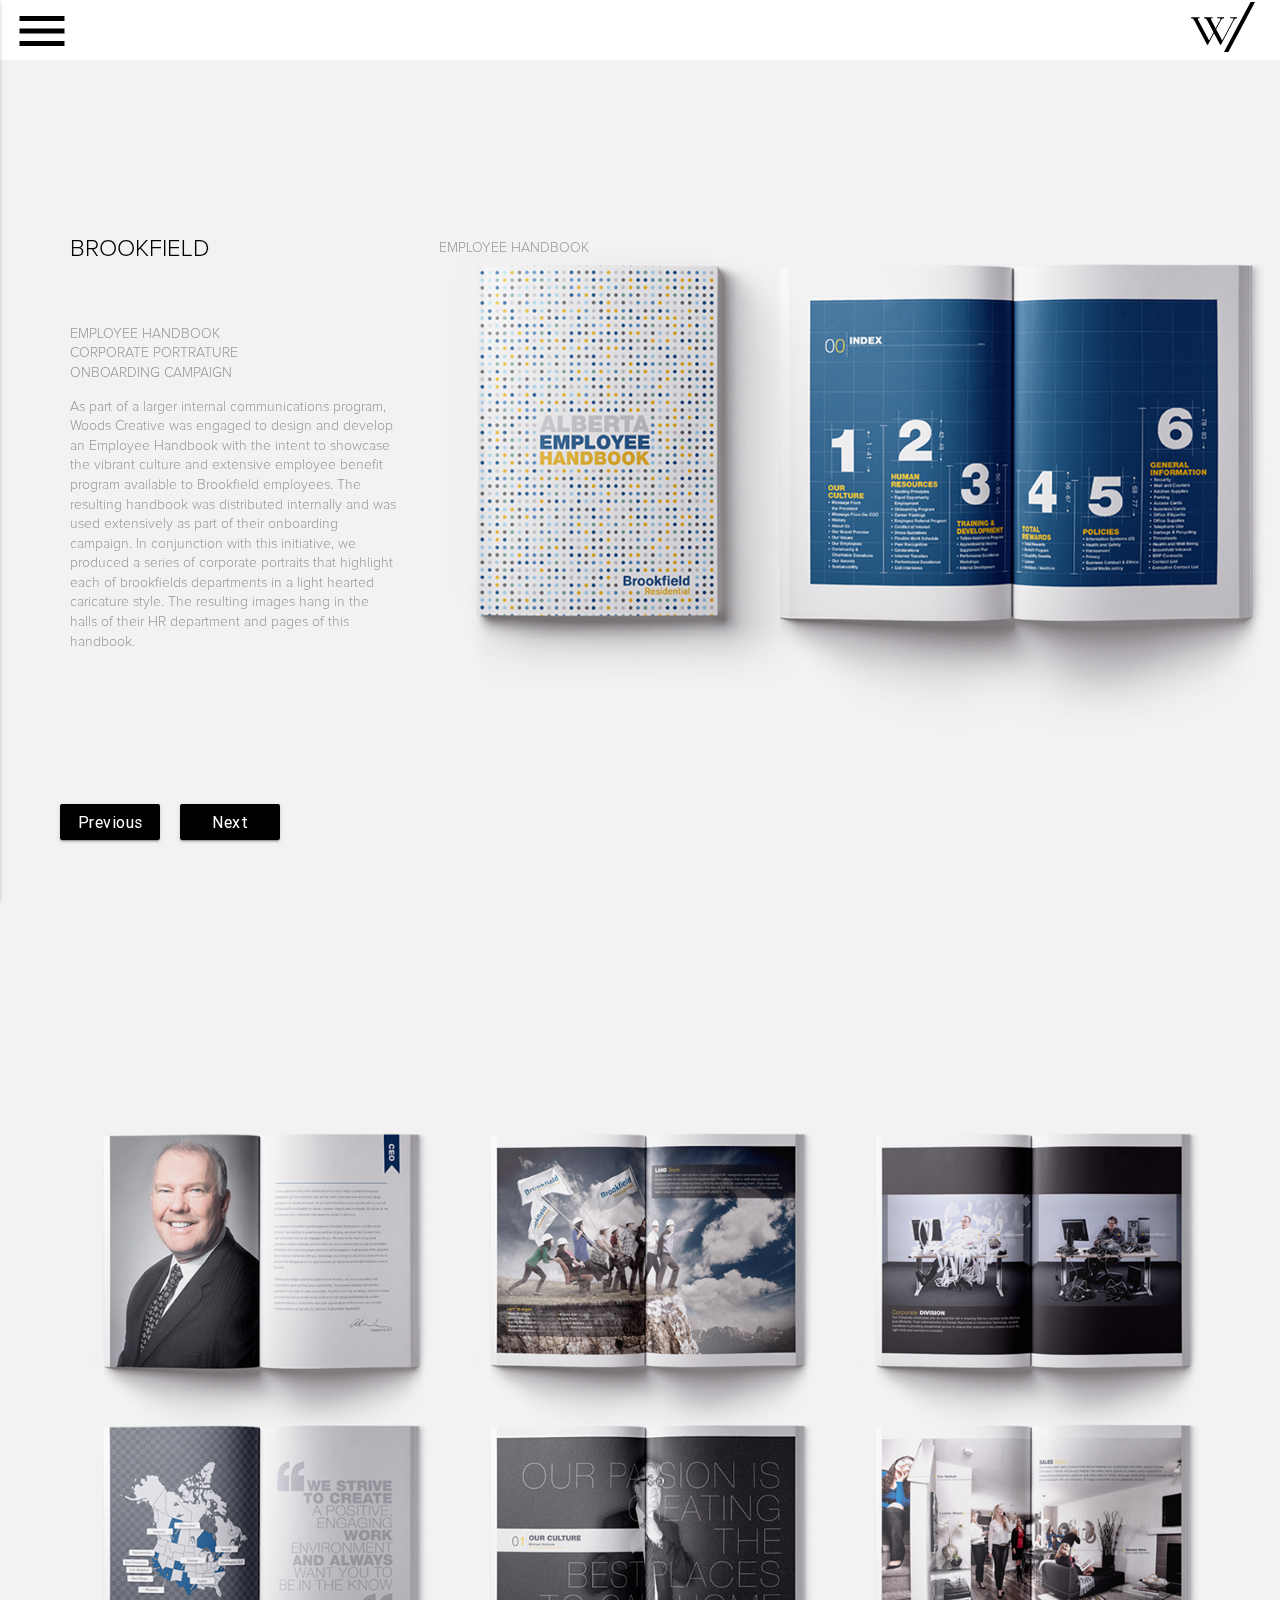
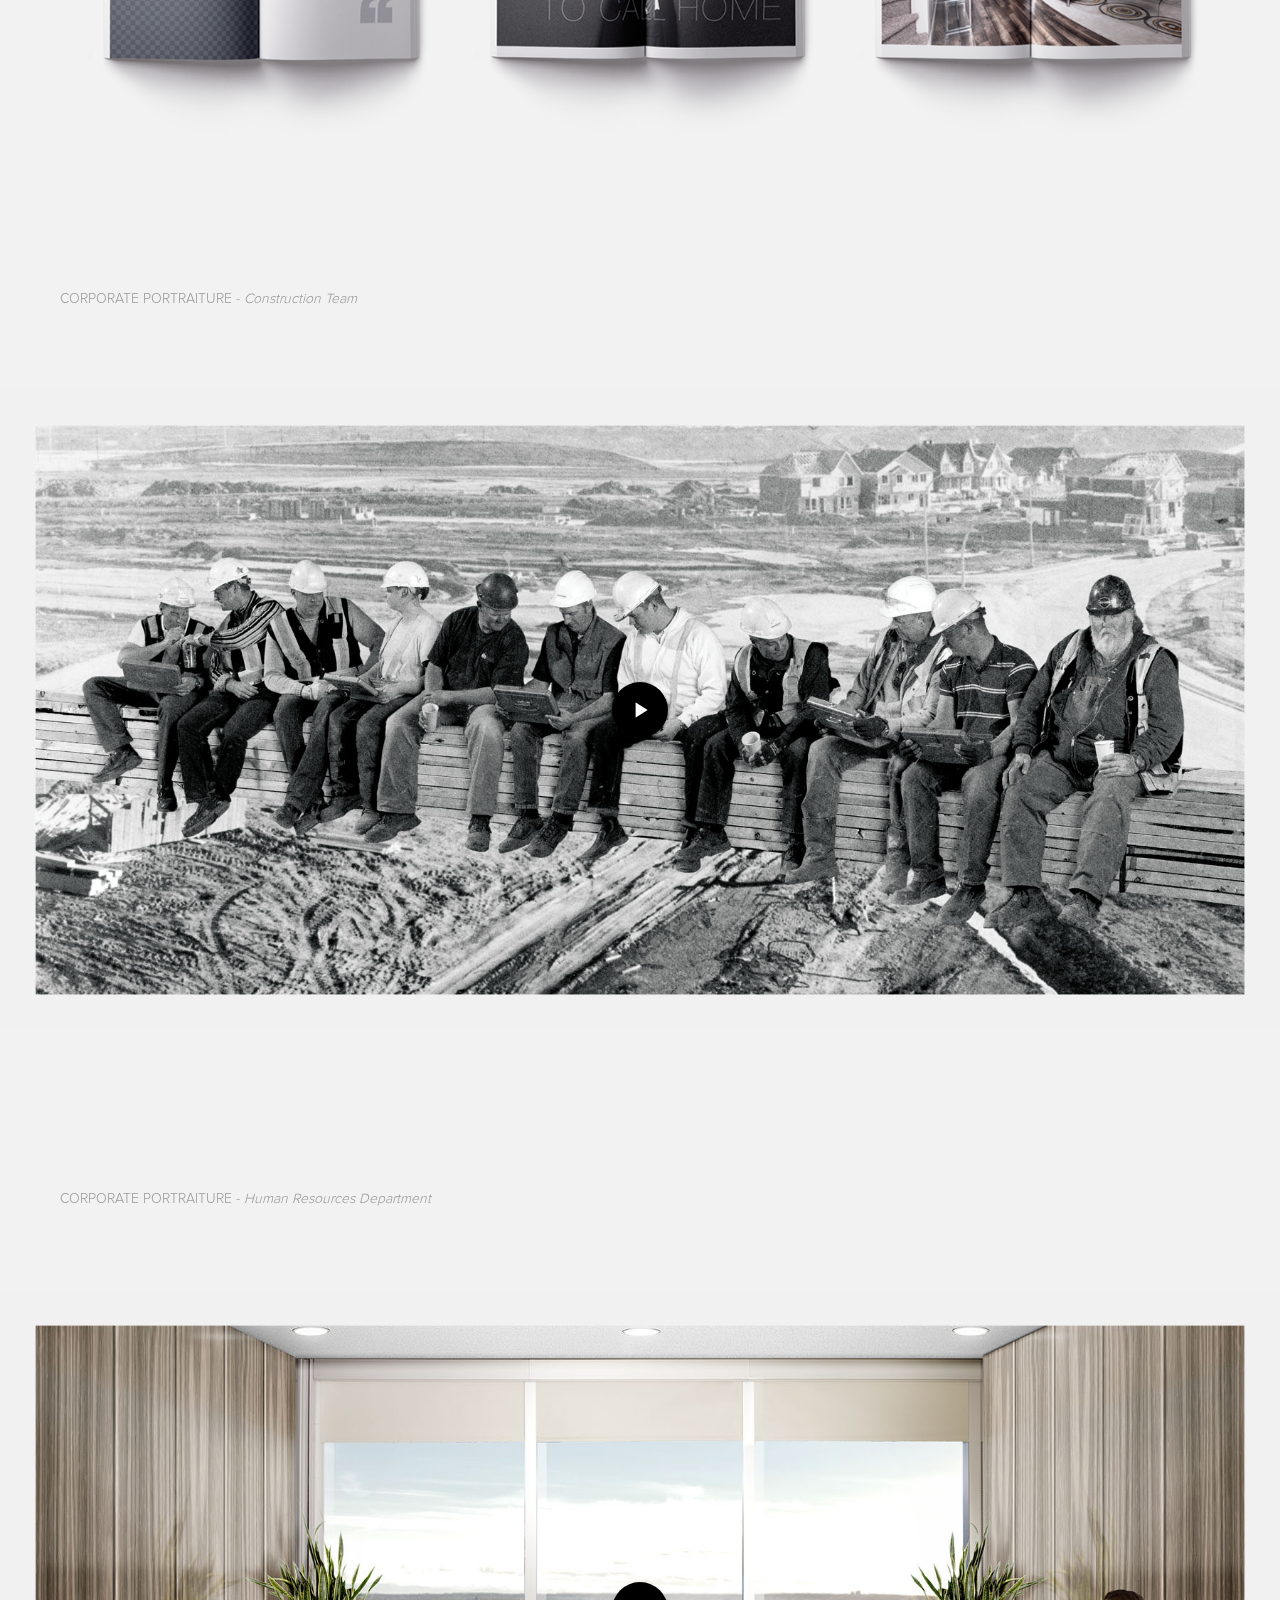
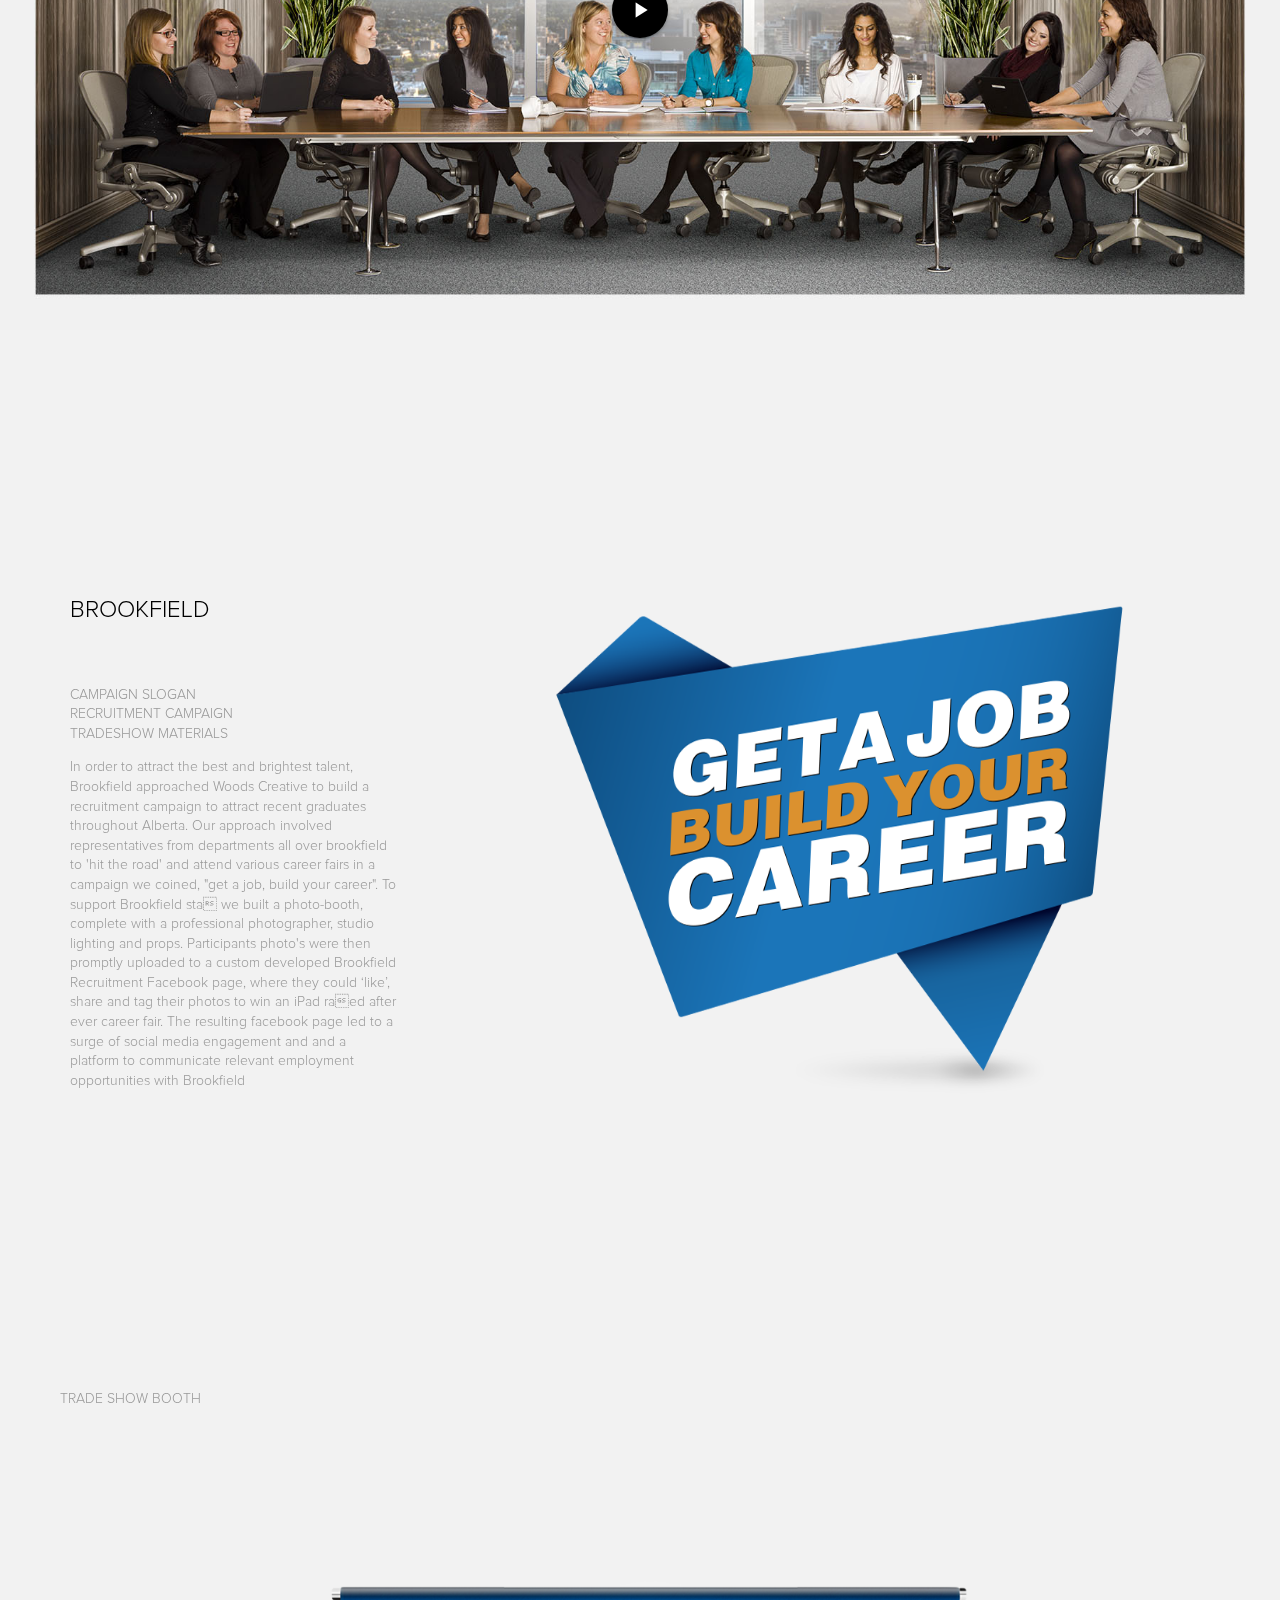
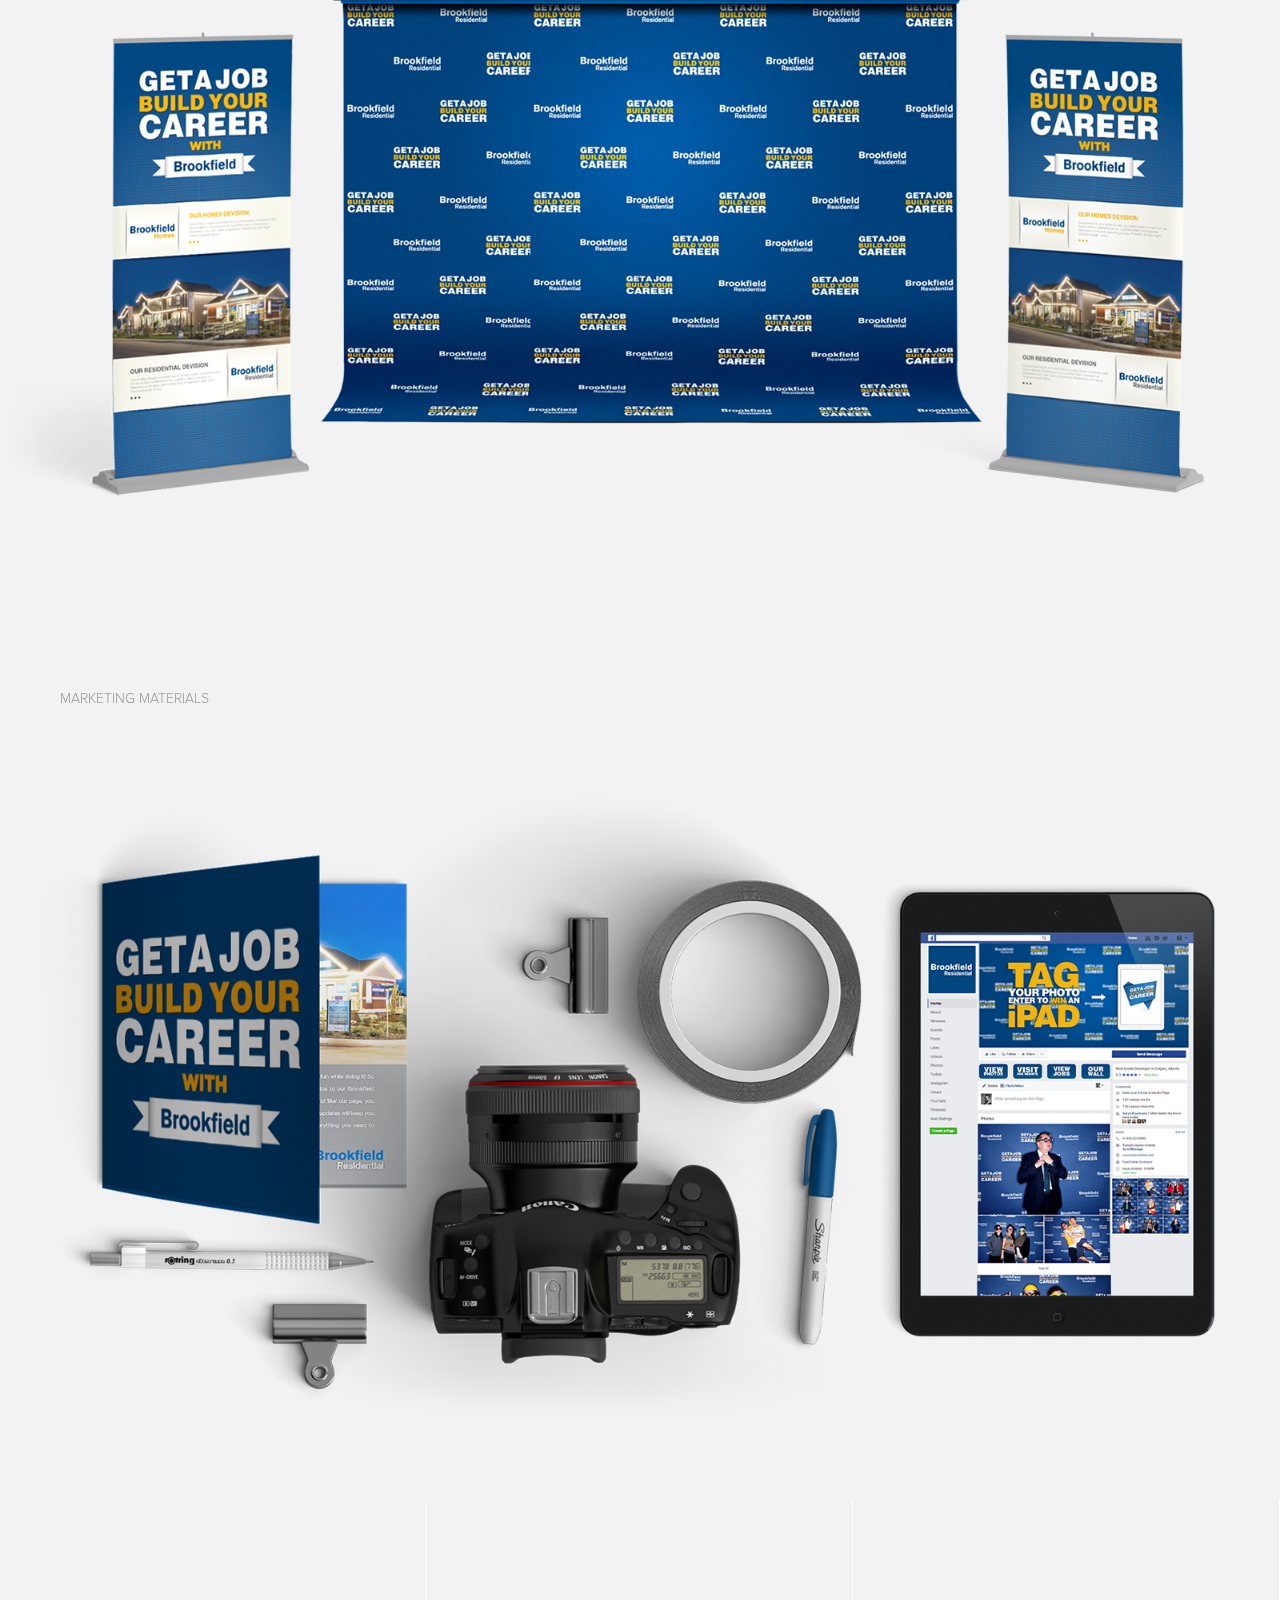
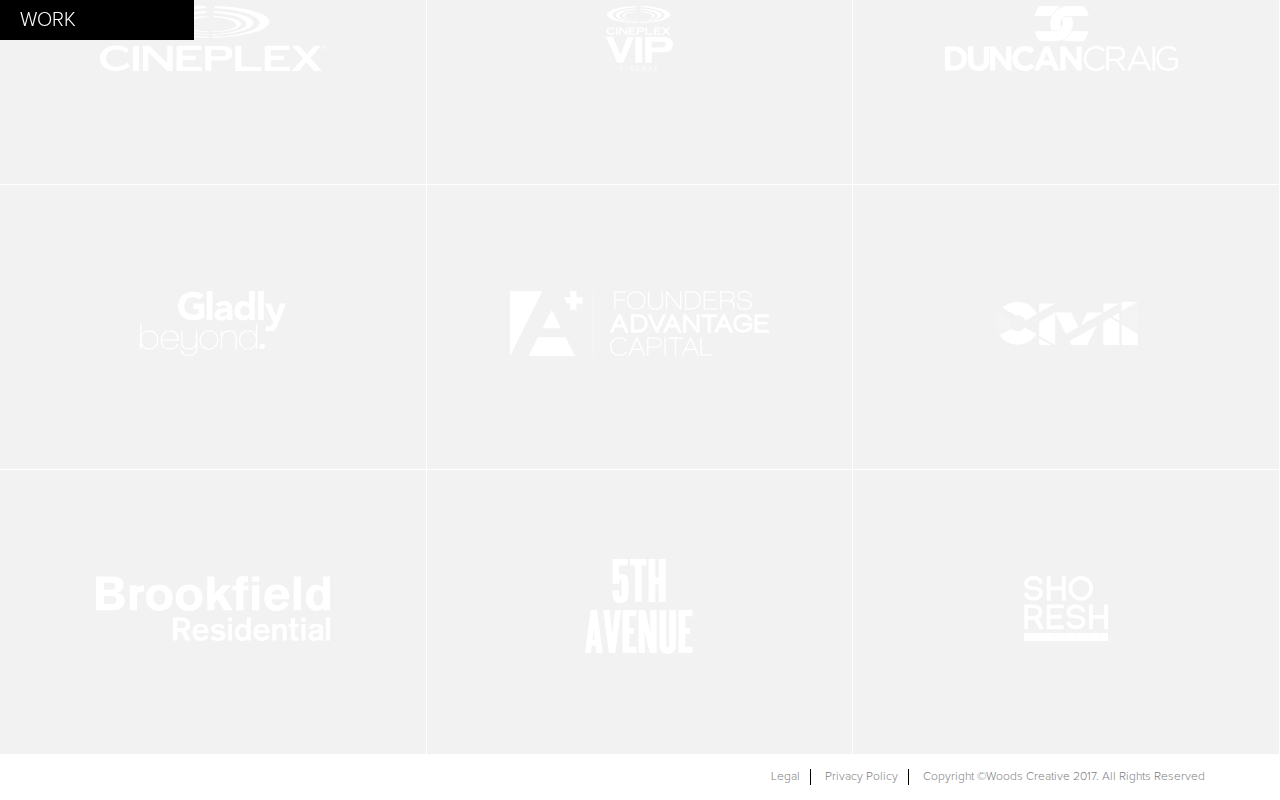
<file: portfolio-brookfield.html>
<!DOCTYPE html>
<html lang="en">
    <head>
        <meta http-equiv="Content-Type" content="text/html; charset=UTF-8"/>
        <meta name="viewport" content="width=device-width, initial-scale=1, maximum-scale=1.0"/>
        <title>DesignW/Intent</title>
        <meta name="Description" content="DesignW/Intent aesthetics agency alberta avenue better brand brands brookfield calgary canada cineplex clients collaborating collaborative combined company compliment contact corporations creative design designed development drive evaluation">
        <meta name="keywords" content="DesignW/Intent aesthetics agency alberta avenue better beverage brand brands brookfield building calgary canada canada's cineplex clients collaborating collaborative combined company competencies compliment contact copyright corporations creative design designed development drive elbow ellis email estate evaluation experience food great group guides hear highly hunt including info@woodscreative.ca informs initiatives inspire intelligence interested invites it’s joining legal let’s love measure message objectives partnerships perspectives philosophy phone policy portfolio privacy problem process ranging real reserved respected results richard rights satisfies sectors select social solutions solve step story strategy submit success suite talent team testament thoughtful time touch unique we’re who’s woods work years you’re ©woods">
        <meta property="og:type" content="website">
        <meta property="og:title" content="DesignW/Intent">
        <meta property="og:url" content="">
        <link rel="publisher" href="https://plus.google.com/+your_business_google_plus_id">

        <!-- Materialize Core CSS -->
        <link href="media/css/materialize.css" type="text/css" rel="stylesheet" media="screen"/>
        <!-- Theme CSS  --> 
        <link href="media/css/swiper.min.css" type="text/css" rel="stylesheet"/>
        <link href="media/css/style.css" type="text/css" rel="stylesheet" media="screen"/>
        <!-- Custom Fonts -->
        <link href="https://fonts.googleapis.com/icon?family=Material+Icons" rel="stylesheet">
        <script src="media/js/jquery-3.2.1.min.js"></script>
        <script src="media/js/scrolloverflow.min.js"></script>
        <script src="media/js/jquery.scrollify.js"></script>
        <script>
            $(function() {
            
            
                $.scrollify({
                    section:".panel",
                    //sectionName:false,
                    scrollSpeed:700,
                    easing: "easeOutExpo",
                    
                });
            
            
            
            
            
            });
        </script>
    </head>
    <body class="light-grey">
        <section class="panel">
            <!-- Header -->
            <div id="header-wrapper">
            <header>
                <div class="navbar-fixed">
                    <nav class="white z-depth-0">
                        <div class="nav-wrapper">
                            <a href="#" data-activates="slide-out" class="button-hamburger header-menu" role="button">
                                <i id="small-button-transform" class="material-icons">menu</i>
                                <!-- <button role="button" class="header-menu"></button> -->
                            </a>
                            <span class="nav-logo"><img class="wintent-logo-image"
                                src="media/img/logo/wintent-small-logo-black.svg" alt="wintent logo small"></span>
                        </div>
                    </nav>
                </div>
            </header>
            </div>
            <!-- Navigation Menu -->
            <aside class="side-nav style-nav" id="slide-out">
                <a class="boxclose" id="boxclose"></a>
                <img id="wintent-white-logo" src="media/img/sidebar-logo/woodscreative.svg" alt="wintent white logo"/>
                <div>
                    <ul>
                        <li><a href="#">HOME</a></li>
                        <li><a href="#philosophy">EMPLOYEE HANDBOOK</a></li>
                        <li><a href="#process">CONSTRUCTION</a></li>
                        <li><a href="#competencies">HR DEP</a></li>
                        <li><a href="#portfolio">CAMPAIGN</a></li>
                        <li><a href="#contact">TRADE SHOW</a></li>
                    </ul>
                </div>
                <footer class="nav-footer">
                    <a href="/" target="_blank">
                    <button class="social">
                    <span>
                    <img class="social-icon" data-src="media/img/social-icons/gray/social-instagram-icon.svg"
                        data-hover="media/img/social-icons/white/social-instagram-icon.svg"
                        src="media/img/social-icons/gray/social-instagram-icon.svg" alt="instagram icon"/>
                    </span>
                    </button>
                    </a>
                    <a href="/" target="_blank">
                    <button class="social">
                    <span>
                    <img class="social-icon" data-src="media/img/social-icons/gray/social-twitter-icon.svg"
                        data-hover="media/img/social-icons/white/social-twitter-icon.svg"
                        src="media/img/social-icons/gray/social-twitter-icon.svg" alt="twitter icon"/>
                    </span>
                    </button>
                    </a>
                    <a href="/" target="_blank">
                    <button class="social">
                    <span>
                    <img class="social-icon" data-src="media/img/social-icons/gray/social-facebook-icon.svg"
                        data-hover="media/img/social-icons/white/social-facebook-icon.svg"
                        src="media/img/social-icons/gray/social-facebook-icon.svg" alt="facebook icon"/>
                    </span>
                    </button>
                    </a>
                    <a href="/" target="_blank">
                    <button class="social">
                    <span>
                    <img class="social-icon" data-src="media/img/social-icons/gray/social-linkedin-icon.svg"
                        data-hover="media/img/social-icons/white/social-linkedin-icon.svg"
                        src="media/img/social-icons/gray/social-linkedin-icon.svg" alt="linkedin icon"/>
                    </span>
                    </button>
                    </a>
                </footer>
            </aside>
        </section>
        <main>
            <!-- EMBLOYEE HANDBOOK SECTION -->
            <section id="main">
                <div class="row vh">
                    <div id="container-1">
                        <div class="col s4 m4 l4 flex no-padding">
                            <div class="valign-wrapper block-left">
                                <div class="text-container">
                                <h2 class="paragraph-black-style">BROOKFIELD</h2>
                                <hr class="hr-align hr-gray">
                                <p class="grey-paragraph margin-paragraph uppercase">Employee Handbook<br/>
                                Corporate Portrature<br/>
                                Onboarding Campaign</p>
                                <p class="grey-paragraph margin-paragraph">As part of a larger internal communications program, Woods Creative was engaged to design and develop an Employee Handbook with the intent to showcase the vibrant culture and extensive employee benefit program available to Brookfield employees. The resulting handbook was distributed internally and was used extensively as part of their onboarding campaign. In conjunction with this initiative, we produced a series of corporate portraits that highlight each of brookfields departments in a light hearted caricature style. The resulting images hang in the halls of their HR department and pages of this handbook.
                                        </p>
                                </div>
                                <a class="btn waves-effect waves-light button-align btn-brookfield-previous">Previous</a>
                                <a class="btn waves-effect waves-light button-align btn-brookfield-next">Next</a>
                            </div>
                        </div>
                        <div class="col s8 m8 l8 flex">
                            <div class="valign-wrapper block-left">
                                <div class="employee-handbook-img-cont">
                                    <p class="grey-paragraph margin-paragraph uppercase employee-hb-txt">Employee handbook</p>
                                    <!-- <div class="brookfield-image-1"></div> -->

                                       <img class="responsive-img" src="media/img/brookfield-portfolio/WoodsCreative-Brookfield-EmployeeHandbook.png" />
                                    
                                </div>
                            </div>
                        </div>
                    </div>
                </div>
            </section>
            <!-- EMPLOYEE HANDBOOK DETAIL SECTION -->
            <section id="philosophy" class="panel">
                <div class="row vh">
                    <div id="container-2">
                        <p class="grey-paragraph employee-hb-det-txt">EMPLOYEE HANDBOOK - <i>Detail</i></p>
                        <div class="employee-hb-detail"></div>
                       
                    </div>
                </div>
            </section>
            <!-- CONSTRUCTION SECTION -->
            <section id="process" class="panel">
                <div class="row vh">
                    <div id="container-3">
                        <p class="grey-paragraph construction-txt">CORPORATE PORTRAITURE - <i>Construction Team</i></p>
                        <div class="video-cont-construction">
                            <a class="btn-floating btn-large waves-effect waves-light black"><i class="material-icons">play_arrow</i></a>
                        </div>
                    </div>
                </div>
            </section>
            <!-- CORPORATE PORTRAITURE - HUMAN RESOURCES SECTION -->
            <section id="competencies" class="panel">
                <div class="row vh">
                    <div id="container-4">
                        <p class="grey-paragraph construction-txt">CORPORATE PORTRAITURE - <i>Human Resources Department</i></p>
                        <div class="video-cont-hr">
                        
                        <a class="btn-floating btn-large waves-effect waves-light black"><i class="material-icons">play_arrow</i></a>
                        
                            
                        </div>
                    </div>
                </div>
            </section>
            <!-- GET A JOB SECTION -->
            <section id="portfolio" class="panel">
                <div class="row vh">
                    <div id="container-9">
                        <div class="col s4 m4 l4 flex no-padding">
                            <div class="valign-wrapper block-left">
                                <div class="text-container">
                                <h2 class="paragraph-black-style">BROOKFIELD</h2>
                                <hr class="hr-align hr-gray">
                                <p class="grey-paragraph margin-paragraph uppercase">CAMPAIGN SLOGAN<br/>
                                RECRUITMENT CAMPAIGN<br/>
                                TRADESHOW MATERIALS</p>
                                <p class="grey-paragraph margin-paragraph">In order to attract the best and brightest talent, Brookfield approached Woods Creative to build a recruitment campaign to attract recent graduates throughout Alberta. Our approach involved representatives from departments all over brookfield to 'hit the road' and attend various career fairs in a campaign we coined, "get a job, build your career". To support Brookfield sta we built a photo-booth, complete with a professional photographer, studio lighting and props. Participants photo's were then promptly uploaded to a custom developed Brookfield Recruitment Facebook page, where they could ‘like’, share and tag their photos to win an iPad raed after ever career fair. The resulting facebook page led to a surge of social media engagement and and a platform to communicate relevant employment opportunities with Brookfield</p>
                                </div>
                            </div>
                        </div>
                        <div class="col s8 m8 l8 flex">
                            <div class="valign-wrapper block">
                                <div class="employee-handbook-img-cont">
                                    
                                    <!-- <div class="brookfield-get-a-job"></div> -->
                                       <img class="responsive-img center-img-block" src="media/img/brookfield-portfolio/WoodsCreative-Brookfield-Campaign Slogan.png" />                                    
                                </div>
                            </div>
                        </div>
                        
                    </div>
                </div>
            </section>
            <!-- TRADE SHOW BOOTH SECTION -->
            <section id="contact" class="panel">
                <div class="row vh">
                    <div id="container-6">
                    <p class="grey-paragraph construction-txt">TRADE SHOW BOOTH</p>
                        <div class="trade-show-img">
                            
                        </div>
                    </div>
                </div>
            </section>
            <!-- MARKETING MATERIALS SECTION -->
            <section class="contact-2 panel">
                <div class="row vh">
                    <div id="container-7">
                    <p class="grey-paragraph construction-txt">MARKETING MATERIALS</p>
                        <div class="marketing-materials-img">
                            
                        </div>
                    </div>
            </section>
            <!-- WORK SECTION -->
            <section id="portfolio" class="panel">
                <div class="row vh-95">
                    <div id="container-10" class="swiper-container swiper-container-horizontal">
                        <div class="swiper-wrapper">
                            <div class="page-title-rectangle-absolute black valign-wrapper hide-portfolio">
                                <p class="white-text title-text">WORK</p>
                            </div>
                            <div class="col s4 m4 l4 xl4 no-padding swiper-slide">
                                <div id="1" class="item b valign-wrapper">
                                    <span><img class="work-icon" data-src="media/img/work-logos/white/work-cineplex-logo.svg" alt="cineplex logo"
                                        data-hover="media/img/work-logos/black/work-cineplex-logo.svg"
                                        src="media/img/work-logos/white/work-cineplex-logo.svg"></span>
                                </div>
                                <div class="item b valign-wrapper">
                                    <span><img class="work-icon" data-src="media/img/work-logos/white/work-gladly-beyond-logo.svg" alt="gladly beyond logo"
                                        data-hover="media/img/work-logos/black/work-gladly-beyond-logo.svg"
                                        src="media/img/work-logos/white/work-gladly-beyond-logo.svg"></span>
                                </div>
                                <div class="item b valign-wrapper">
                                    <span><img class="work-icon" data-src="media/img/work-logos/white/work-brookfield-residential-logo.svg" alt="brookfield logo"
                                        data-hover="media/img/work-logos/black/work-brookfield-residential-logo.svg"
                                        src="media/img/work-logos/white/work-brookfield-residential-logo.svg"></span>
                                </div>
                            </div>
                            <div class="col s4 m4 l4 xl4 no-padding swiper-slide">
                                <div class="item b valign-wrapper">
                                    <span><img class="work-icon" data-src="media/img/work-logos/white/work-cineplex-vip-cinemas-logo.svg" alt="cineplex vip logo"
                                        data-hover="media/img/work-logos/black/work-cineplex-vip-cinemas-logo.svg"
                                        src="media/img/work-logos/white/work-cineplex-vip-cinemas-logo.svg"></span>
                                </div>
                                <div class="item b valign-wrapper">
                                    <span><img class="work-icon"
                                        data-src="media/img/work-logos/white/work-founders-advantage-capita-logol.svg" alt="founders advantage capita logo"
                                        data-hover="media/img/work-logos/black/work-founders-advantage-capita-logol.svg"
                                        src="media/img/work-logos/white/work-founders-advantage-capita-logol.svg"></span>
                                </div>
                                <div id="fifth-avenue" class="item b valign-wrapper">
                                    <h2 class="fifth-avenue">5TH <br>AVENUE</h2>
                                </div>
                            </div>
                            <div class="col s4 m4 l4 xl4 no-padding swiper-slide">
                                <div class="item b valign-wrapper">
                                    <span><img class="work-icon" data-src="media/img/work-logos/white/work-duncancraig-logo.svg" alt="duncancraig logo"
                                        data-hover="media/img/work-logos/black/work-duncancraig-logo.svg"
                                        src="media/img/work-logos/white/work-duncancraig-logo.svg"></span>
                                </div>
                                <div class="item b valign-wrapper">
                                    <span><img class="work-icon" data-src="media/img/work-logos/white/work-civil-beer-logo.svg" alt="civil beer"
                                        data-hover="media/img/work-logos/black/work-civil-beer-logo.svg"
                                        src="media/img/work-logos/white/work-civil-beer-logo.svg"></span>
                                </div>
                                <div class="item b valign-wrapper">
                                    <span><img class="work-icon" data-src="media/img/work-logos/white/work-sho-resh-capital-logo.svg" alt="sho resh capital logo"
                                        data-hover="media/img/work-logos/black/work-sho-resh-capital-logo.svg"
                                        src="media/img/work-logos/white/work-sho-resh-capital-logo.svg"></span>
                                </div>
                            </div>

                        </div>
                        <div class="swiper-pagination swiper-pagination-clickable swiper-pagination-bullets"><span class="swiper-pagination-bullet bullet-black"></span><span class="swiper-pagination-bullet bullet-black"></span><span class="swiper-pagination-bullet bullet-black"></span></div>

                    </div>
                    <div class="row vh-5">
                    <footer class="footer-brookfield">
                    <div class="footer-copyright right-align">
                        <ul class="footer-list">
                            <li><a href="#"><span class="footer-item">Legal</span></a></li>
                            <li><a href="#"><span class="footer-item">Privacy Policy</span></a></li>
                            <li><a href="#"><span class="footer-item no-right-border">Copyright ©Woods Creative 2017. All Rights Reserved</span></a>
                            </li>
                        </ul>
                    </div>

                </footer>
                </div>
                </div>
            </section>
        </main>
        <!--  Scripts-->
        <script src="media/js/materialize.js"></script>
        <script src="media/js/swiper.min.js"></script>
        <script src="media/js/app.js"></script>
        <script src="media/js/init.js"></script>
        <!--
            <script src="media/js/materialize.js"></script>
            <script src="media/js/init.js"></script>
            <script src="media/js/swiper.jquery.min.js"></script>
            <script src="media/js/swiper.min.js"></script>
            <script src="media/js/app.js"></script> -->
        <script>
            $(document).ready(function() {
                var swiper = null;  // definition
            
                function onResize() {
                    var windowsize = $(window).width();
            
                    windowsize = $(window).width();
                    if (windowsize < 1081) {
                        $('.swiper-container').addClass('swiper-container-android swiper-container swiper-container-horizontal');
                        $('.swiper-pagination').show();
                        if(swiper == null) {
                            swiper = new Swiper('.swiper-container', {
                                pagination: '.swiper-pagination',
                                paginationClickable: true
                            });
                            // debugger;
                        }
                    }
                    else {
                        if(swiper != null) {
                            $('.swiper-container').each(function(){
                                this.swiper.destroy(true, true);
                            });
                        /*   $('.swiper-container').each(function(){
                            this[0].swiper.destroy();
                            })*/
                          
                            /*swiper.destroy(true, true);*/
                            swiper = null;
                            // debugger;
                        }
                            
                    
                        
                        $('.swiper-pagination').hide();
                    }
                }
            
                $(window).resize(function() {
                    onResize();
                });
            
                onResize();
            });
                
        </script>
        <script type="text/javascript">
            /*   ;(function () {
                   'use strict';
            
                   var menuManager = (function() {
                       var menu = document.body,
                           menuClass = menu.className,
                           isMenuOpen = false;
            
                       return {
                           show: function() {
                               menu.className = menuClass + " menu-open";
                               isMenuOpen = true;
                           },
                           hide: function() {
                               menu.className = menuClass;
                               isMenuOpen = false;
                           },
                           isOpen: function() {
                               return isMenuOpen;
                           }
                       };
                   })();
            
                   document.getElementsByClassName('button-hamburger')[0].onclick = function(e) {
                       if (menuManager.isOpen()) {
                           menuManager.hide();
                       } else {
                           menuManager.show();
                       }
                   };
               })(); */
        </script>
    </body>
</html>
</file>
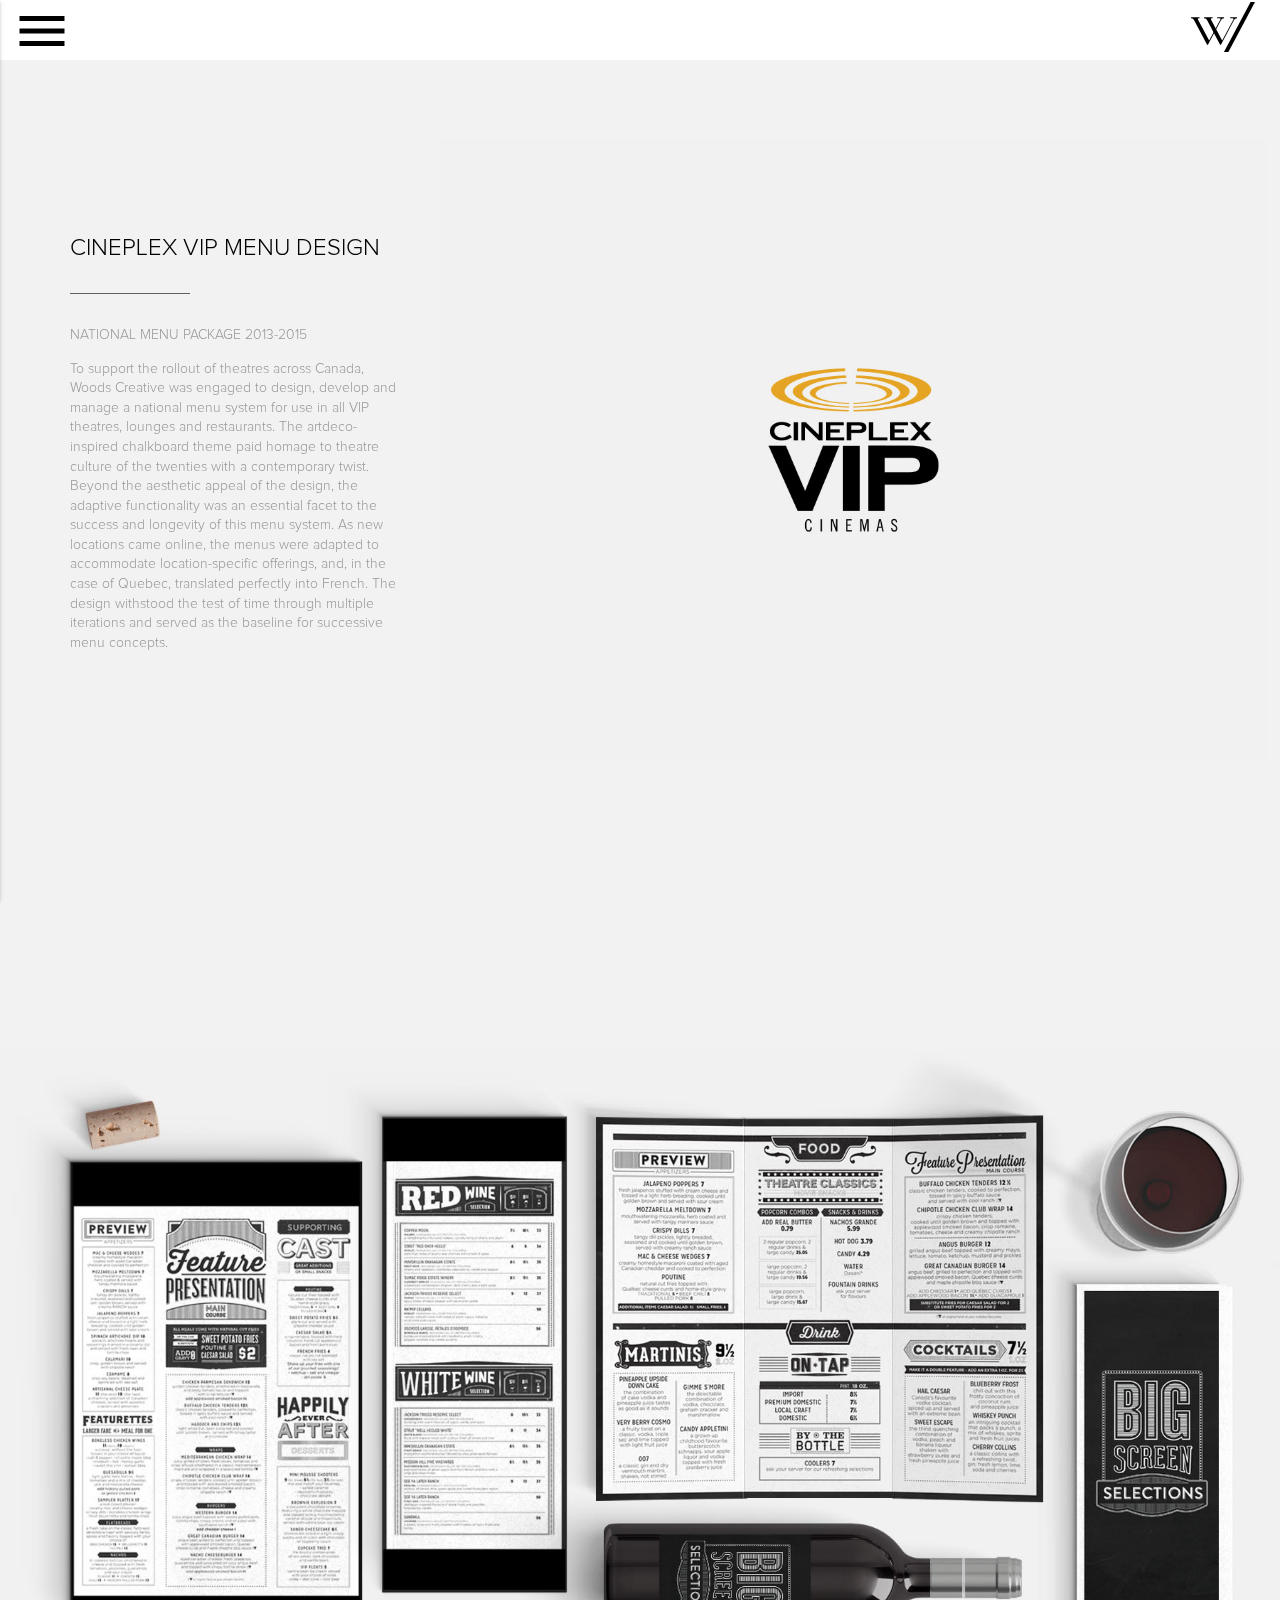
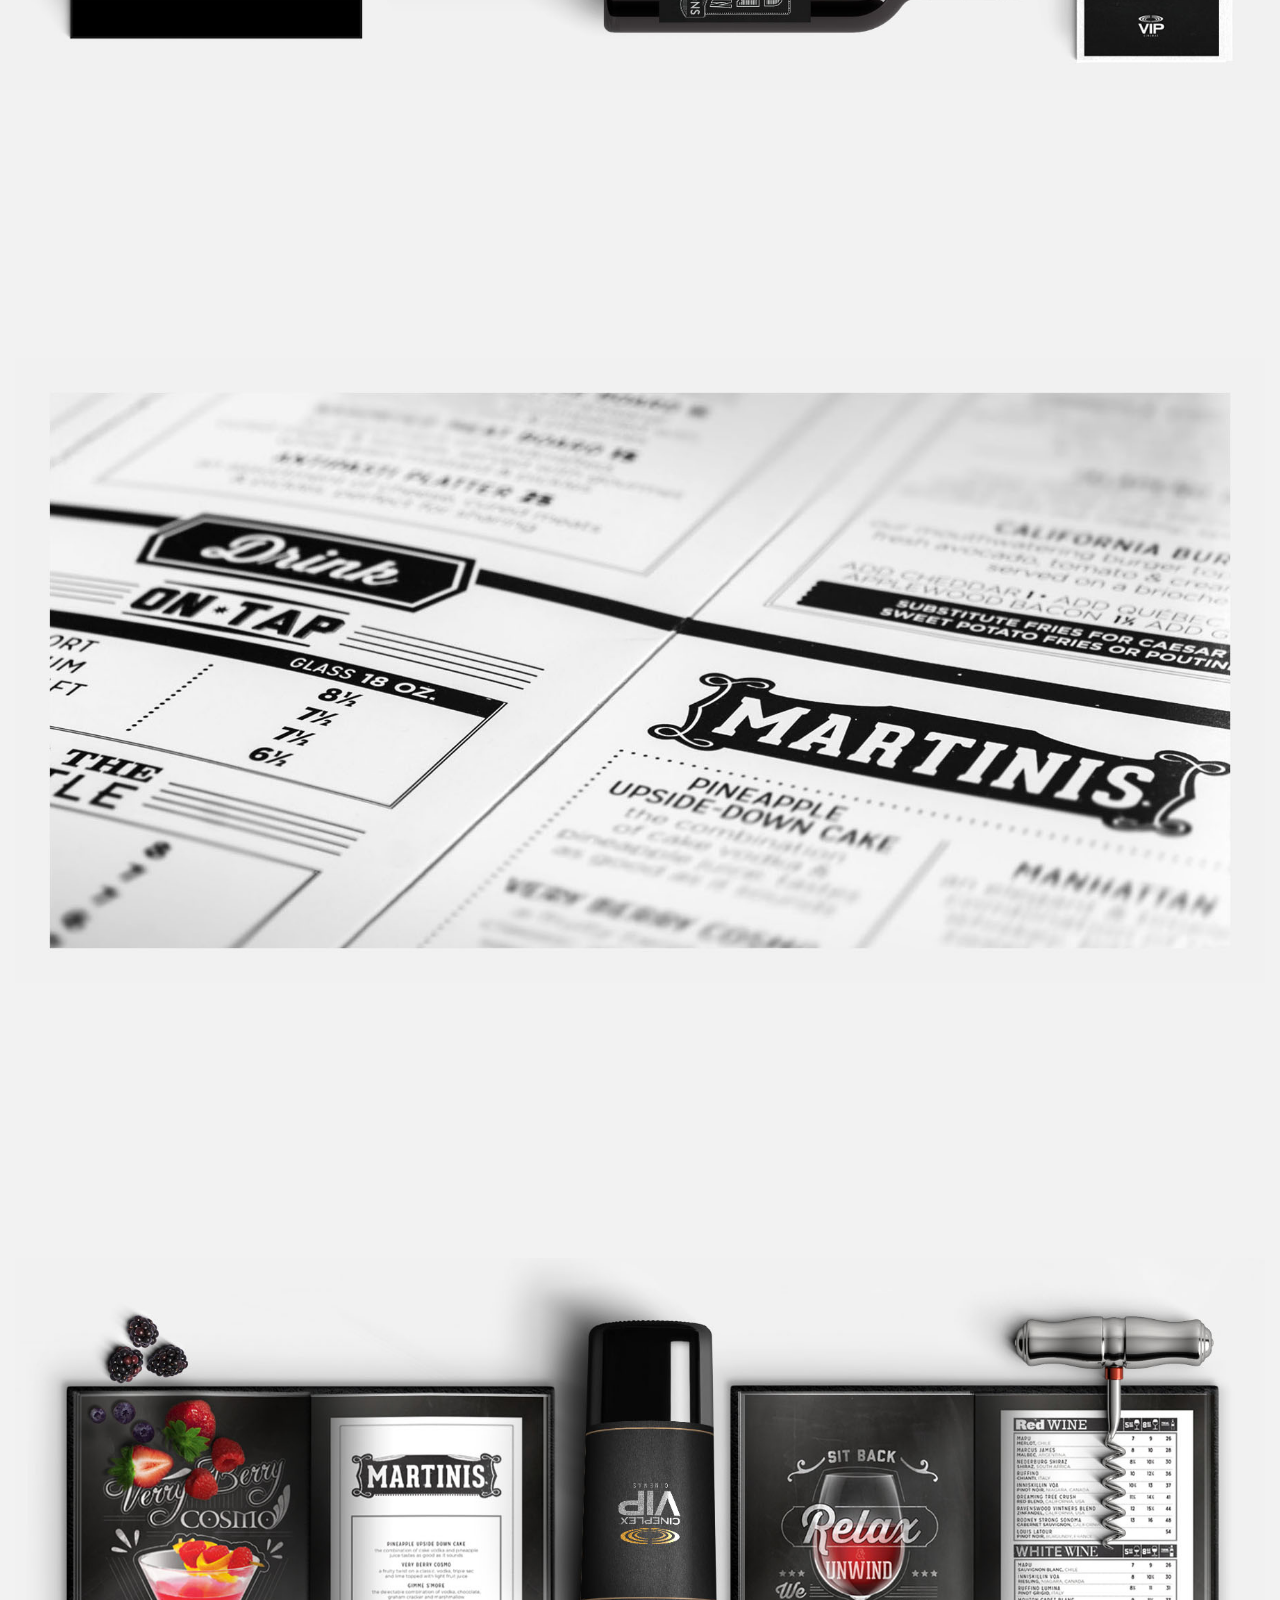
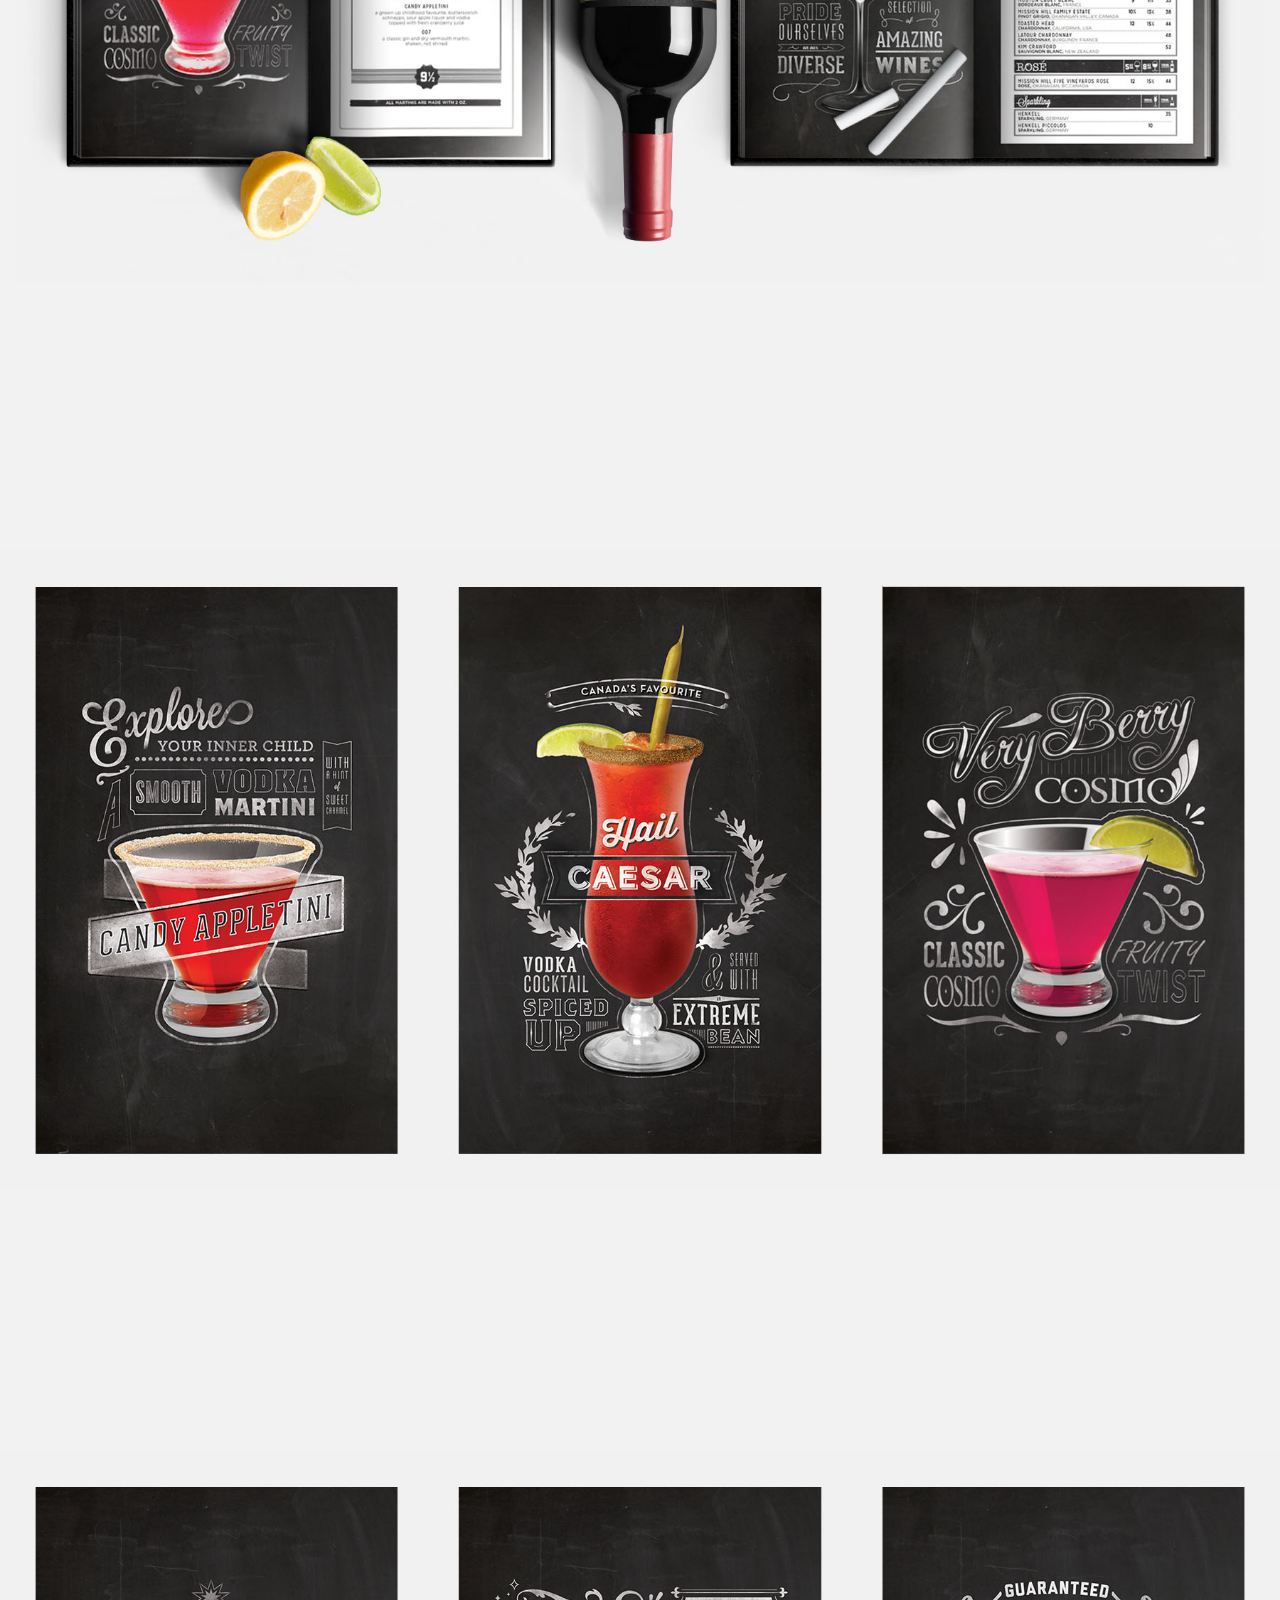
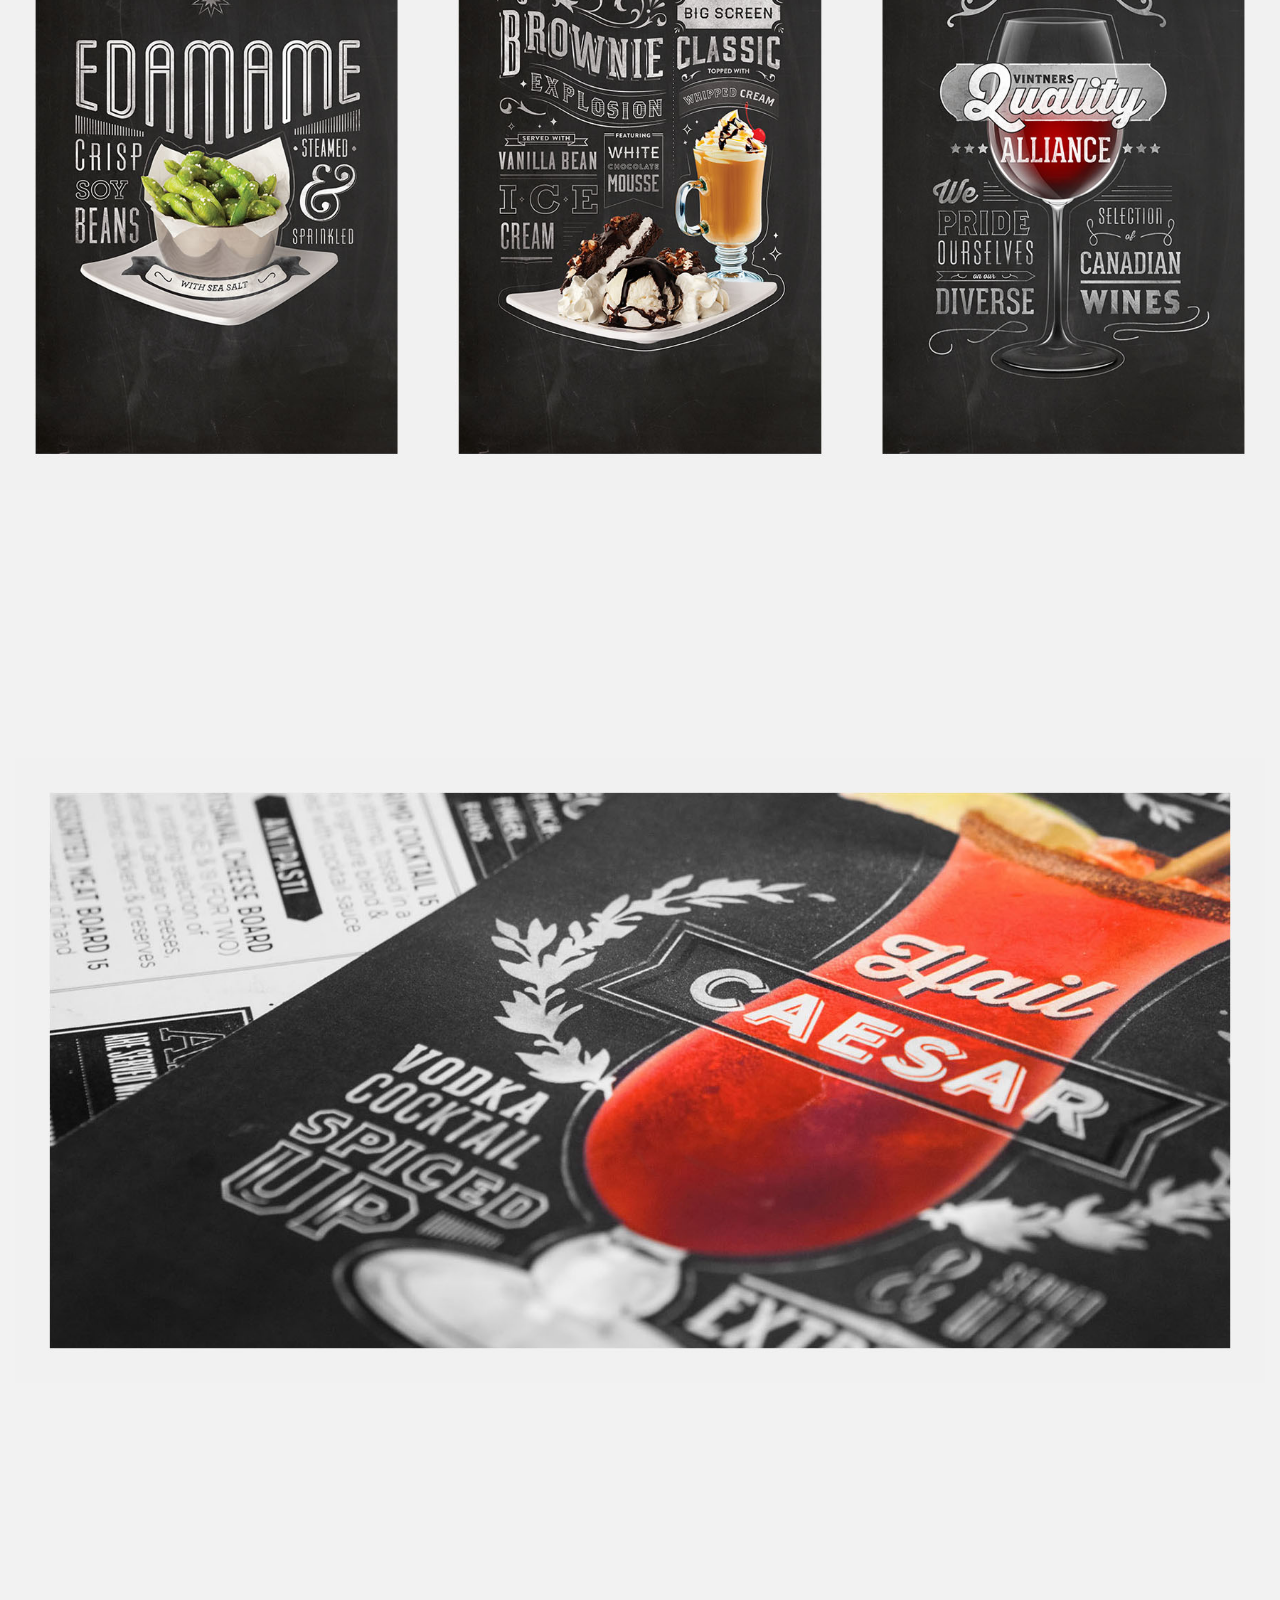
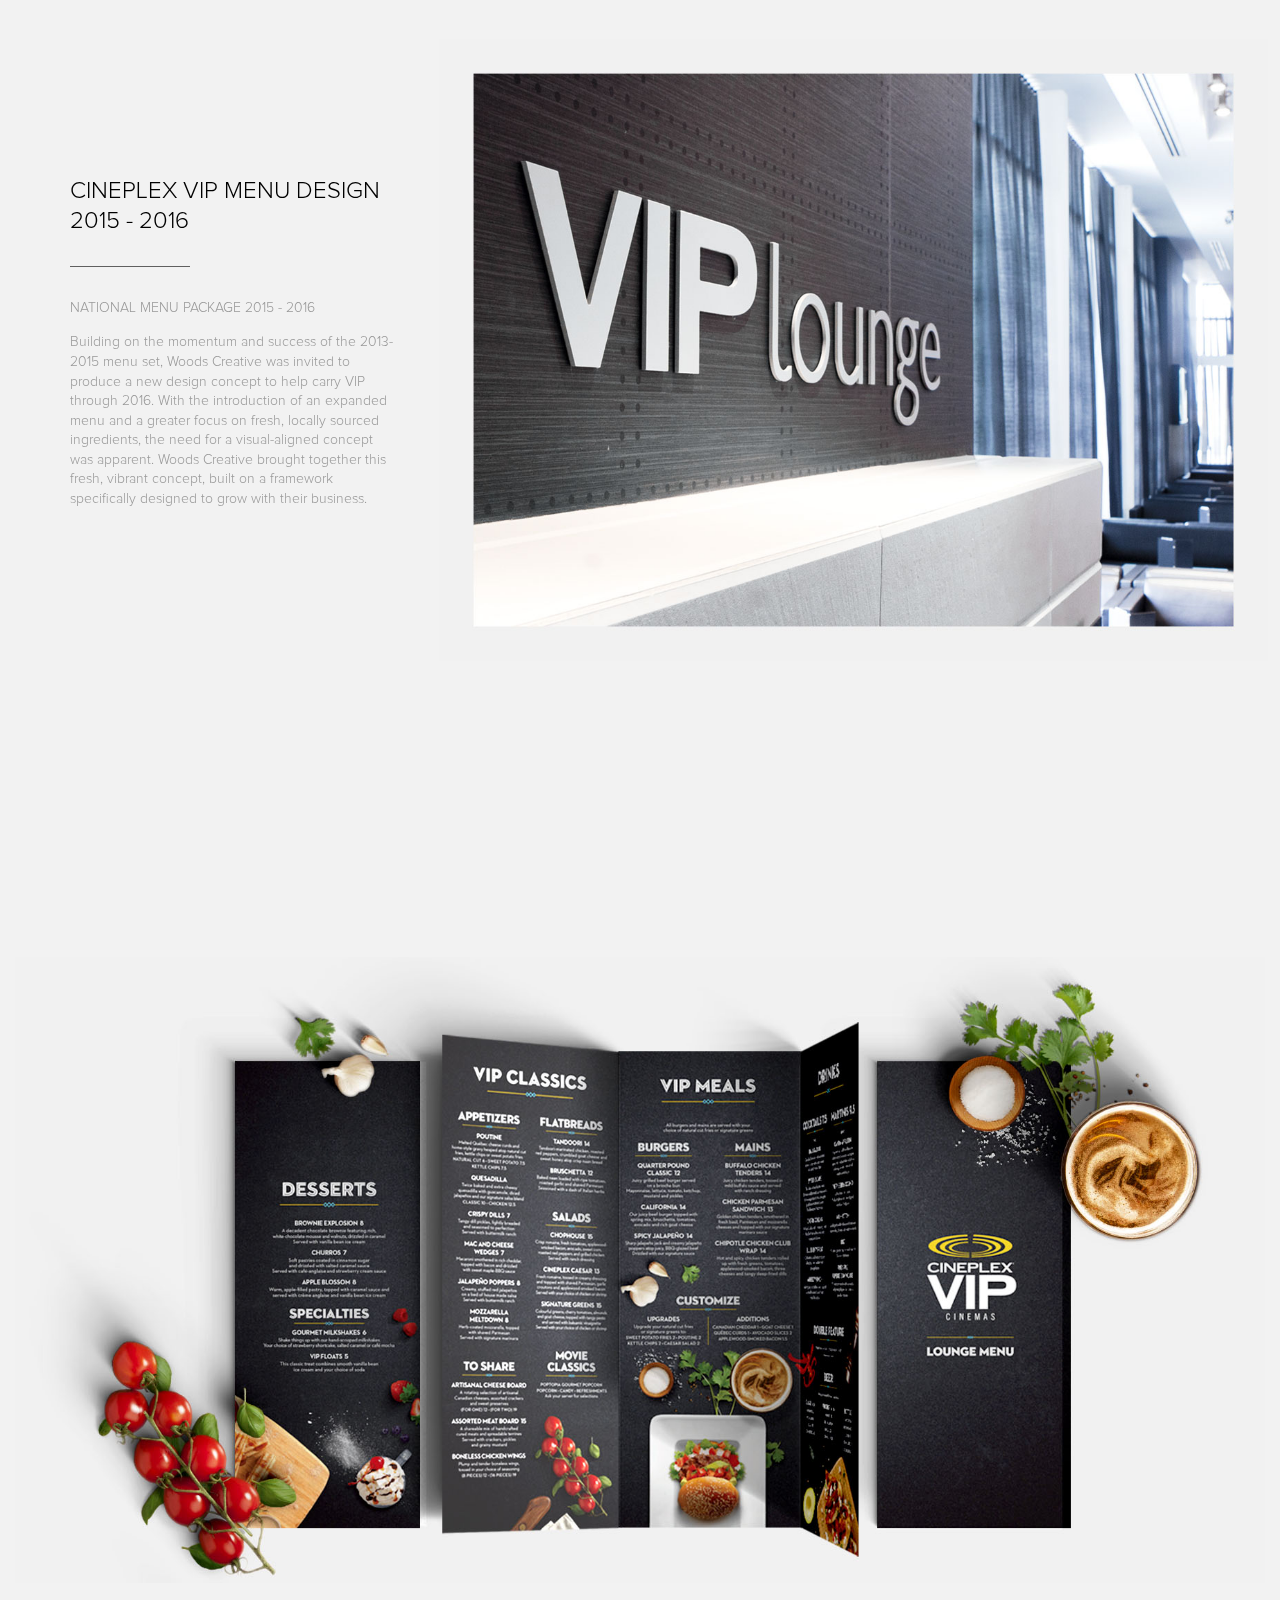
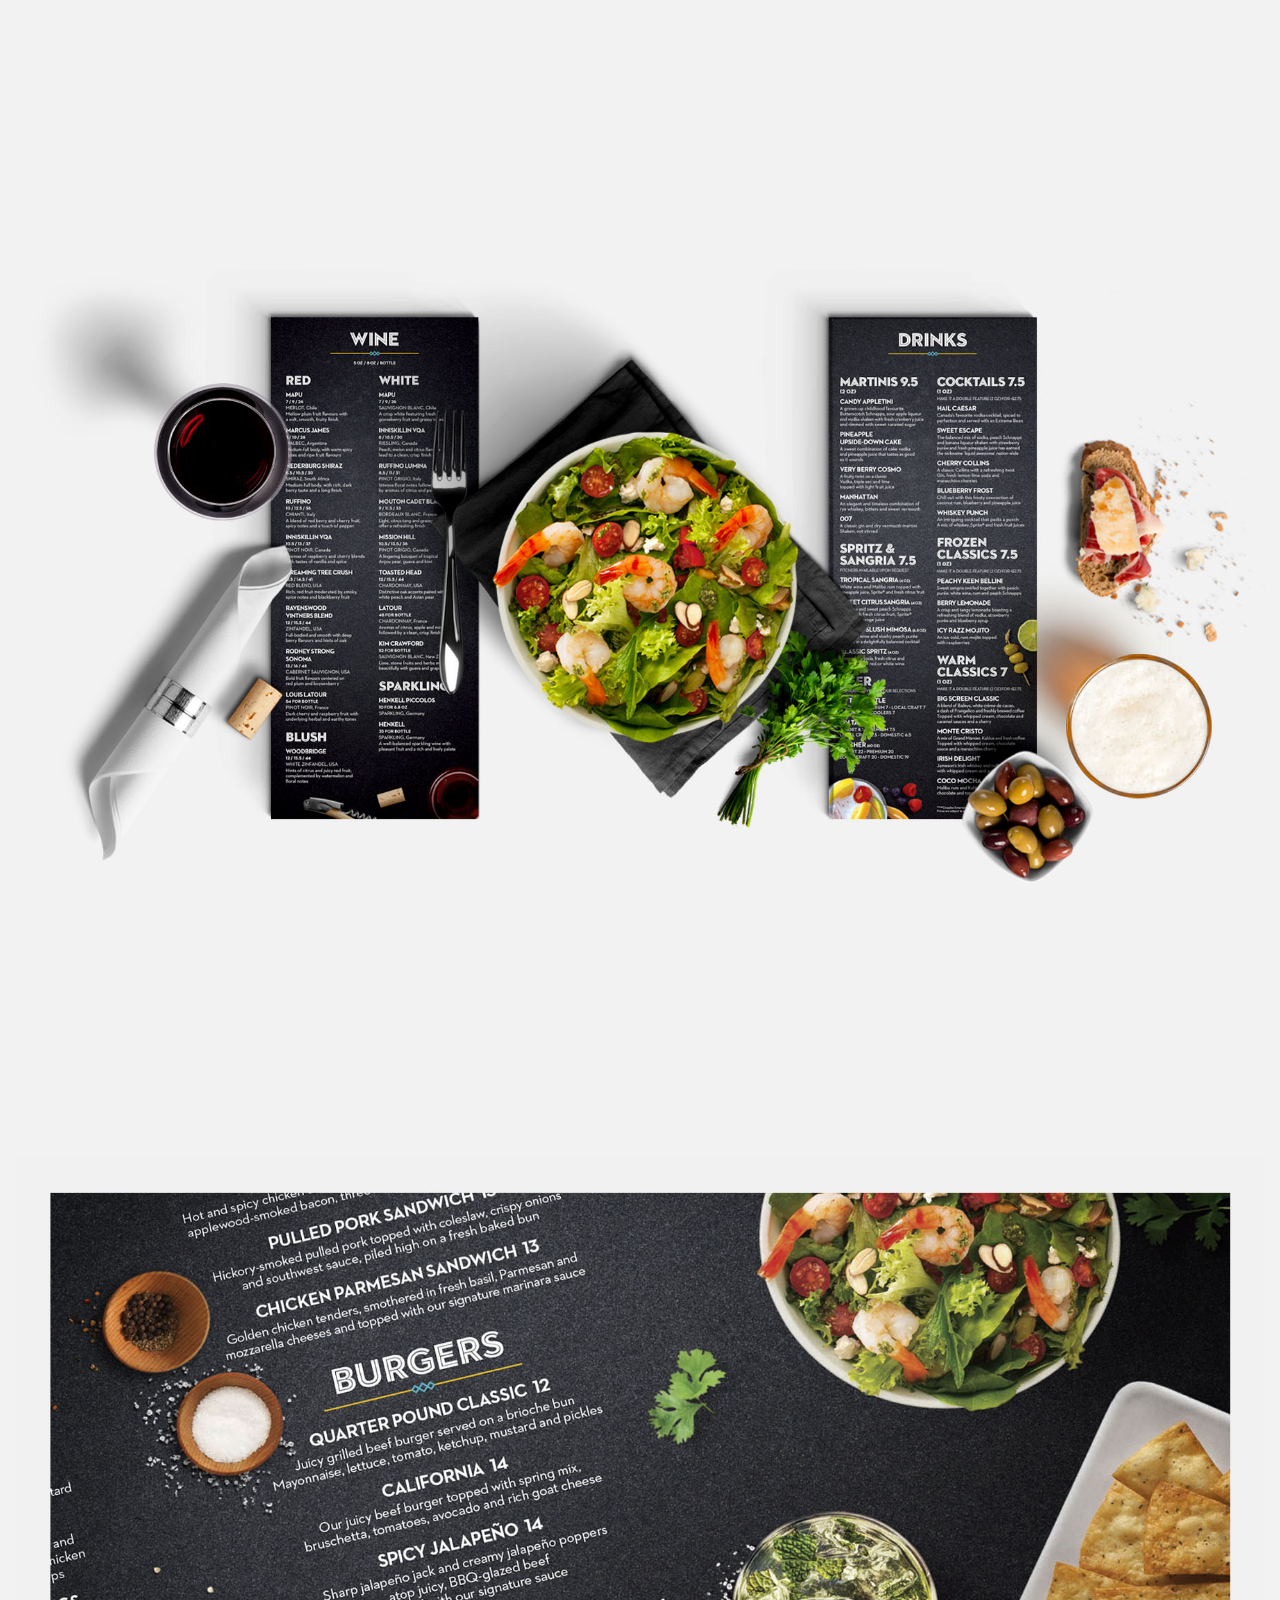
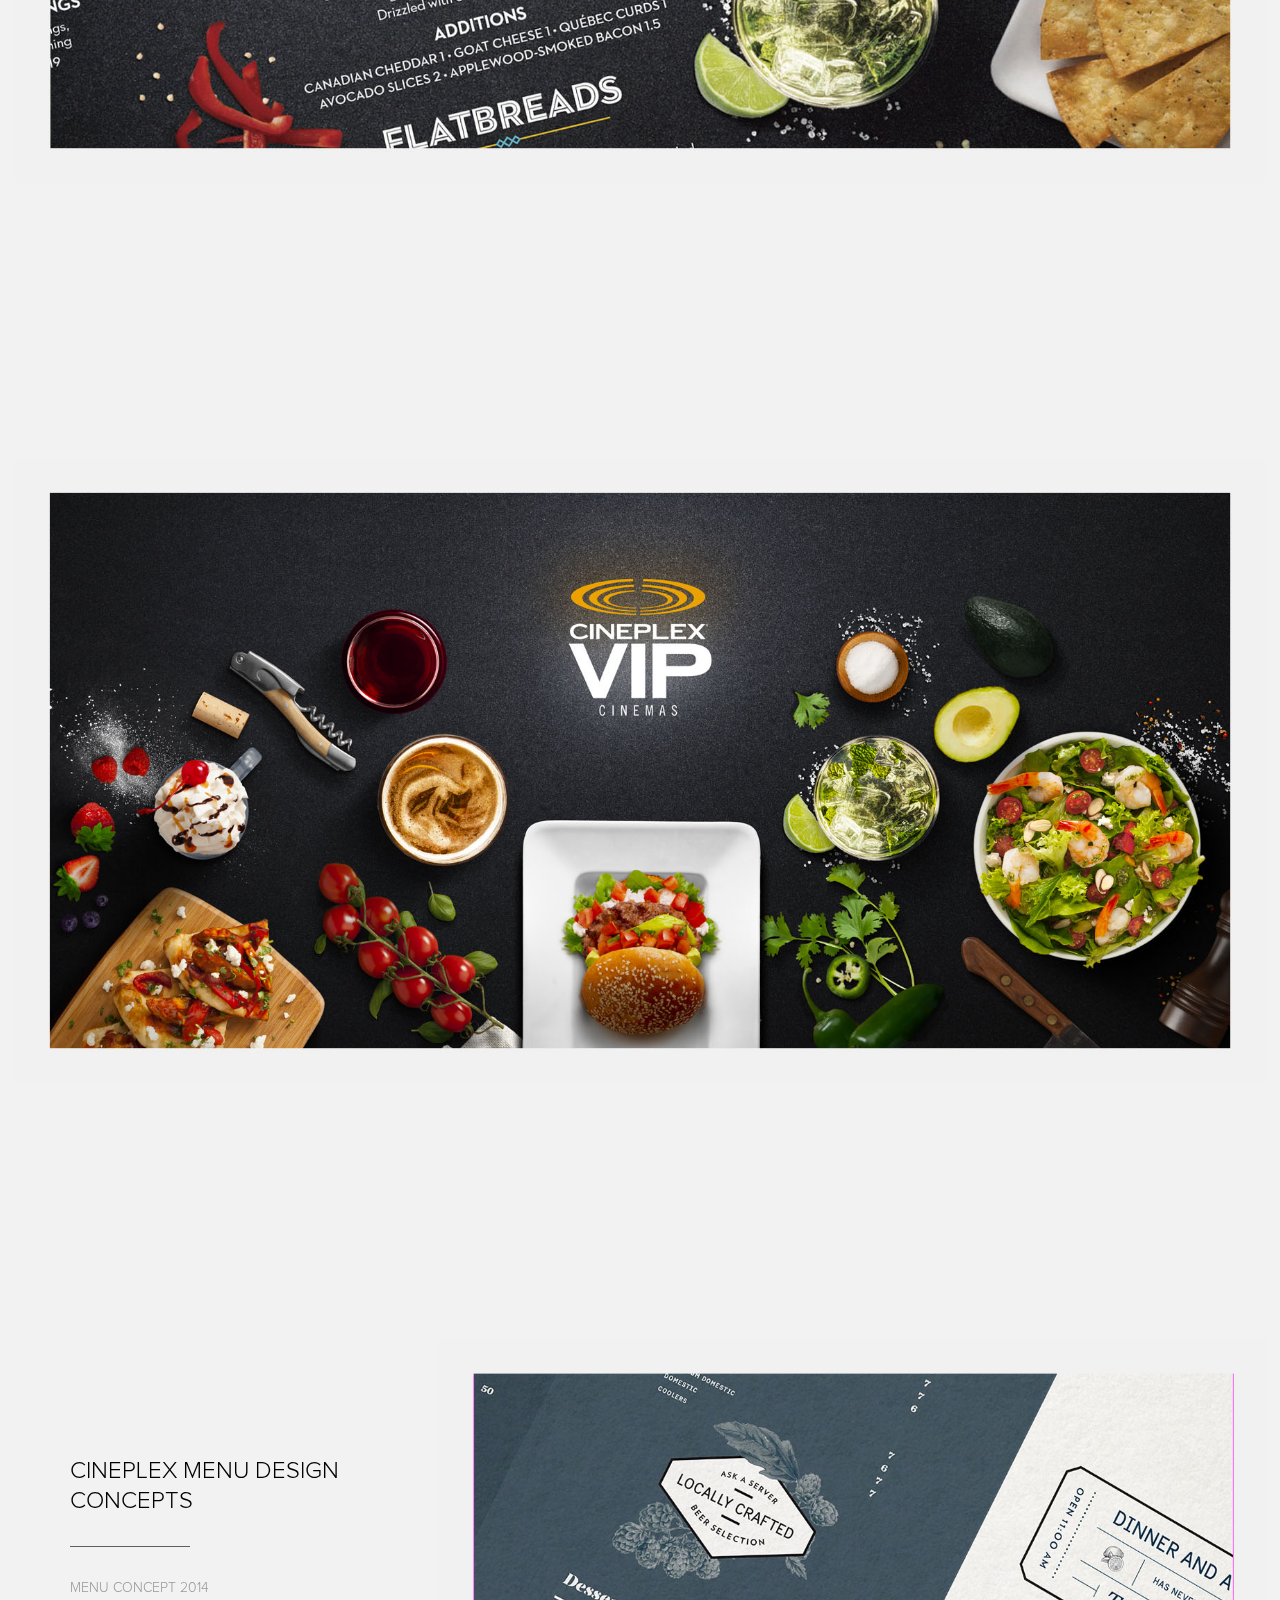
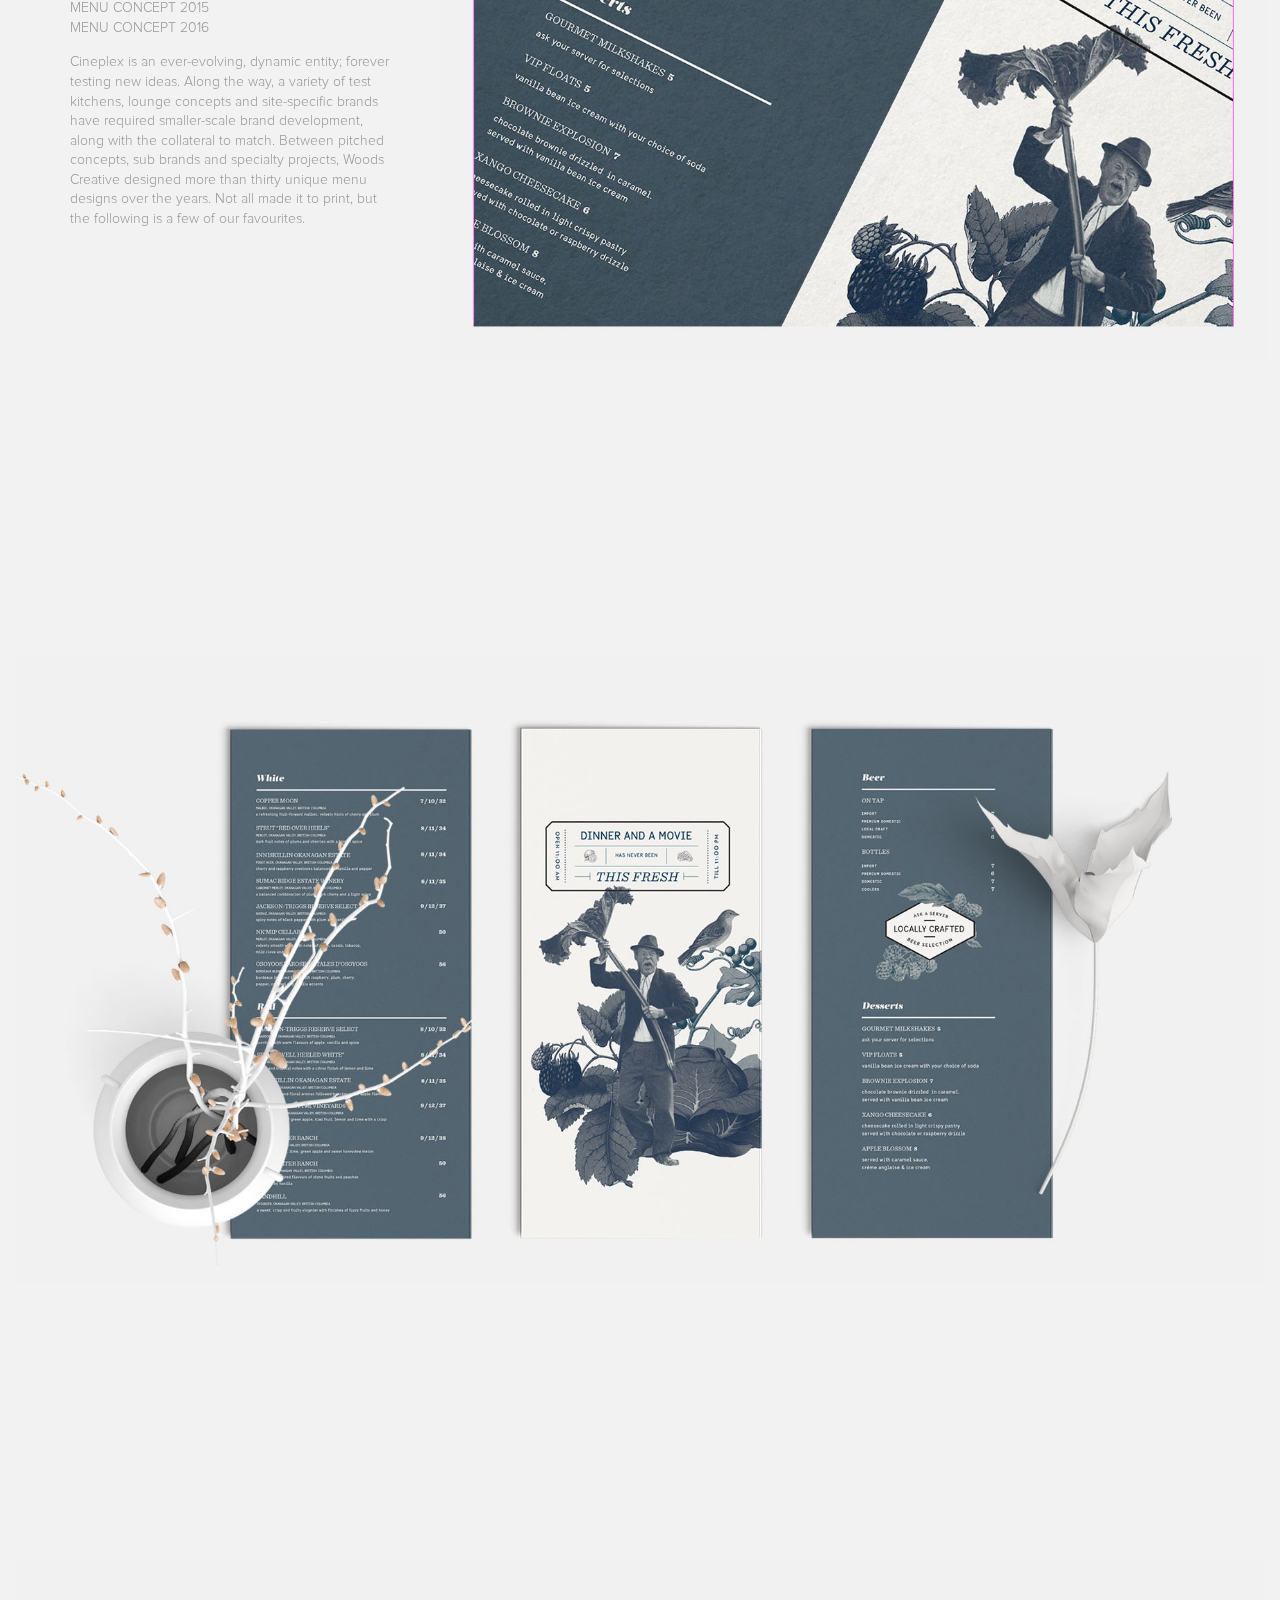
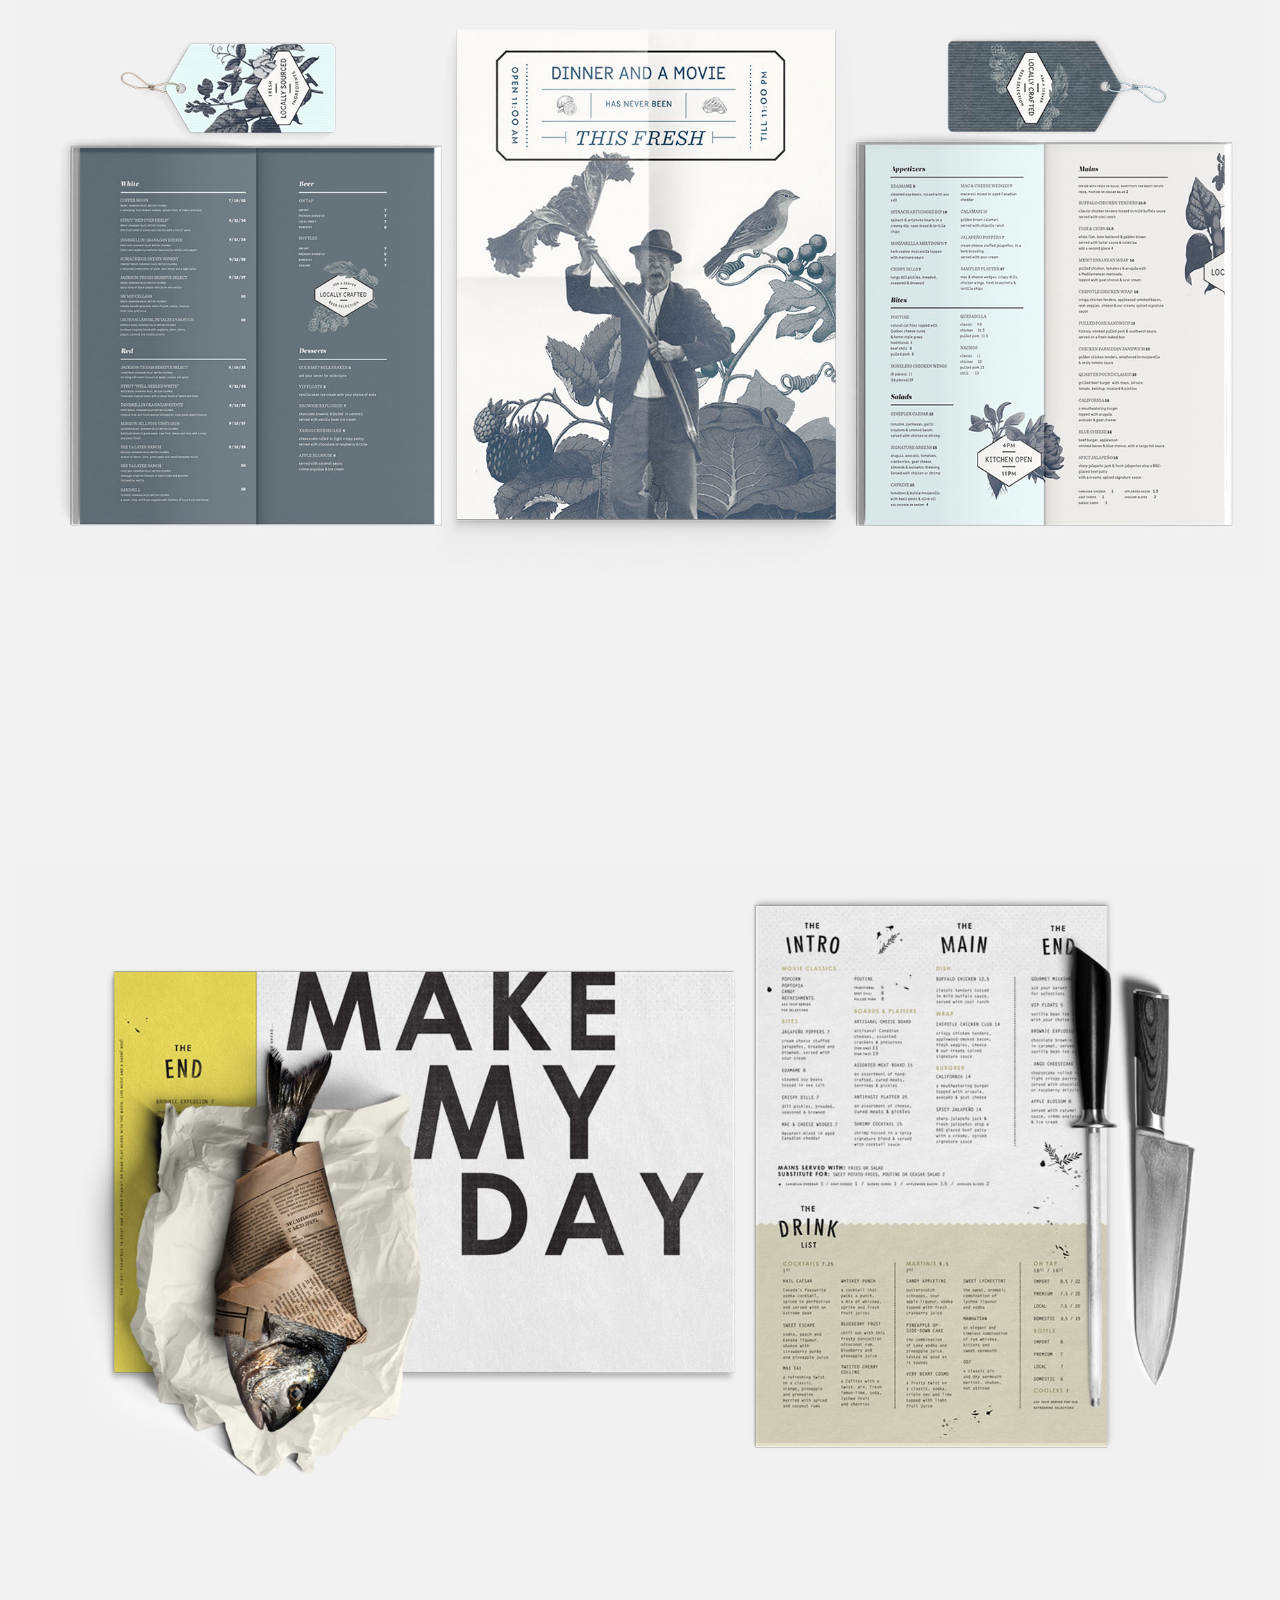
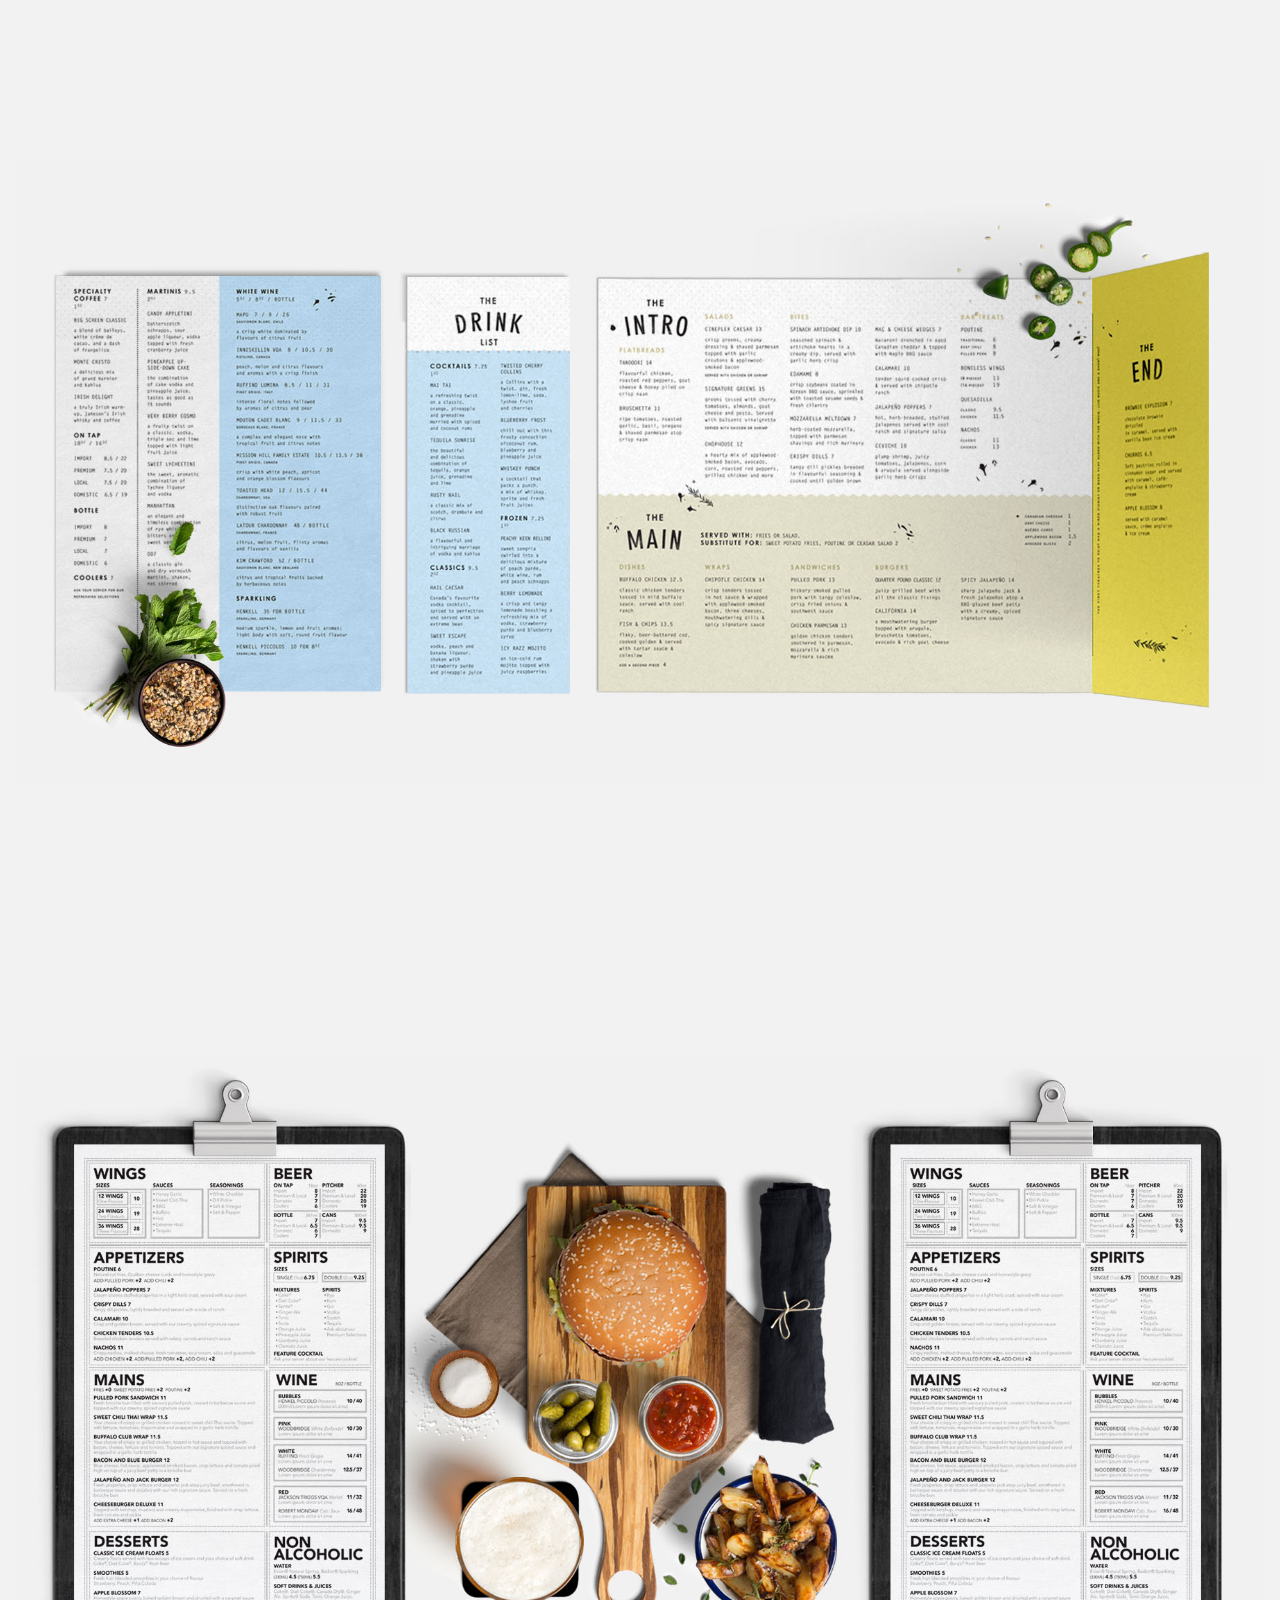
<file: portfolio-cineplex.html>
<!DOCTYPE html>
<html lang="en">
    <head>
        <meta http-equiv="Content-Type" content="text/html; charset=UTF-8"/>
        <meta name="viewport" content="width=device-width, initial-scale=1, maximum-scale=1.0"/>
        <title>Woods Creative - Cineplex VIP cinemas</title>
        <meta name="Description" content="DesignW/Intent aesthetics agency alberta avenue better brand brands brookfield calgary canada cineplex clients collaborating collaborative combined company compliment contact corporations creative design designed development drive evaluation">
        <meta name="keywords" content="DesignW/Intent aesthetics agency alberta avenue better beverage brand brands brookfield building calgary canada canada's cineplex clients collaborating collaborative combined company competencies compliment contact copyright corporations creative design designed development drive elbow ellis email estate evaluation experience food great group guides hear highly hunt including info@woodscreative.ca informs initiatives inspire intelligence interested invites it’s joining legal let’s love measure message objectives partnerships perspectives philosophy phone policy portfolio privacy problem process ranging real reserved respected results richard rights satisfies sectors select social solutions solve step story strategy submit success suite talent team testament thoughtful time touch unique we’re who’s woods work years you’re ©woods">
        <meta property="og:type" content="website">
        <meta property="og:title" content="DesignW/Intent">
        <meta property="og:url" content="">
        <link rel="publisher" href="https://plus.google.com/+your_business_google_plus_id">

        <!-- Materialize Core CSS -->
        <link href="media/css/materialize.css" type="text/css" rel="stylesheet" media="screen"/>
        <!-- Theme CSS  -->
        <link href="media/css/swiper.min.css" type="text/css" rel="stylesheet"/>
        <link href="media/css/style.css" type="text/css" rel="stylesheet" media="screen"/>
        <link href="media/css/portfolio.css" type="text/css" rel="stylesheet" media="screen"/>
        <!-- Custom Fonts -->
        <link href="https://fonts.googleapis.com/icon?family=Material+Icons" rel="stylesheet">
        <script src="media/js/jquery-3.2.1.min.js"></script>
        <script src="media/js/scrolloverflow.min.js"></script>
    <!--    <script src="media/js/jquery.scrollify.js"></script>    -->
        <script>
        /*    $(function () {
            $.scrollify({
                section: "section",
                sectionName: "",
                interstitialSection: "",
                easing: "easeOutExpo",
                scrollSpeed: 700,
                offset: 0,
                scrollbars: true,
                standardScrollElements: "",
                setHeights: true,
                overflowScroll: true,
                updateHash: false,
                touchScroll: true,
                before: function () { },
                after: function () { },
                afterResize: function () {  },
                afterRender: function () {  },

            });

        });
        */
        </script>
    </head>
    <body class="light-grey">
        <section class="panel">
            <!-- Header -->
            <div id="header-wrapper">
            <header>
                <div class="navbar-fixed">
                    <nav class="white z-depth-0">
                        <div class="nav-wrapper">
                            <a href="#" data-activates="slide-out" class="button-hamburger header-menu" role="button">
                                <i id="small-button-transform" class="material-icons">menu</i>
                                <!-- <button role="button" class="header-menu"></button> -->
                            </a>
                            <span class="nav-logo"><img class="wintent-logo-image"
                                src="media/img/logo/wintent-small-logo-black.svg" alt="wintent logo small"></span>
                        </div>
                    </nav>
                </div>
            </header>
            </div>
            <!-- Navigation Menu -->
            <aside class="side-nav style-nav" id="slide-out">
                <a class="boxclose" id="boxclose"></a>
                <a href="#first"><img id="wintent-white-logo" src="media/img/sidebar-logo/woodscreative.svg" alt="wintent white logo"/></a>
                <div>
                  <ul class="sidebar-nav">
                      <li><a id="screen-one" href="https://woods.frb.io#main">HOME</a></li>
                      <li><a id="screen-two" href="https://woods.frb.io#philosophy">PHILOSOPHY</a></li>
                      <li><a id="screen-three" href="https://woods.frb.io#process">PROCESS</a></li>
                      <li><a id="screen-four" href="https://woods.frb.io#competencies">COMPETENCIES</a></li>
                      <li><a id="screen-five" href="https://woods.frb.io#clients">CLIENTS</a></li>
                      <li><a id="screen-six" href="https://woods.frb.io#contact">CONTACT</a></li>
                  </ul>
                </div>
                <footer class="nav-footer">
                    <a href="https://www.instagram.com/woodscreativecanada/" target="_blank">
                    <button class="social">
                    <span>
                    <img class="social-icon" data-src="media/img/social-icons/gray/social-instagram-icon.svg"
                        data-hover="media/img/social-icons/white/social-instagram-icon.svg"
                        src="media/img/social-icons/gray/social-instagram-icon.svg" alt="instagram icon"/>
                    </span>
                    </button>
                    </a>
                    <a href="https://twitter.com/Woods_Creative" target="_blank">
                    <button class="social">
                    <span>
                    <img class="social-icon" data-src="media/img/social-icons/gray/social-twitter-icon.svg"
                        data-hover="media/img/social-icons/white/social-twitter-icon.svg"
                        src="media/img/social-icons/gray/social-twitter-icon.svg" alt="twitter icon"/>
                    </span>
                    </button>
                    </a>
                    <a href="https://www.facebook.com/woodscreativecanada/" target="_blank">
                    <button class="social">
                    <span>
                    <img class="social-icon" data-src="media/img/social-icons/gray/social-facebook-icon.svg"
                        data-hover="media/img/social-icons/white/social-facebook-icon.svg"
                        src="media/img/social-icons/gray/social-facebook-icon.svg" alt="facebook icon"/>
                    </span>
                    </button>
                    </a>
                    <a href="https://www.linkedin.com/company-beta/22348504" target="_blank">
                    <button class="social">
                    <span>
                    <img class="social-icon" data-src="media/img/social-icons/gray/social-linkedin-icon.svg"
                        data-hover="media/img/social-icons/white/social-linkedin-icon.svg"
                        src="media/img/social-icons/gray/social-linkedin-icon.svg" alt="linkedin icon"/>
                    </span>
                    </button>
                    </a>
                </footer>
            </aside>
        </section>
        <main>
            <!-- EMBLOYEE HANDBOOK SECTION -->
            <section id="main">
                <div class="row vh">
                    <div id="screen-one">

                        <div class="col s12 m12 l8 push-l4 flex window-height">
                            <div class="valign-wrapper block-left">
                                <div class="employee-handbook-img-cont flex">

                                    <!-- <div class="brookfield-image-1"></div> -->

                                       <img id="cineplex-title-logo" class="responsive-img" src="media/img/cineplex-portfolio/Cineplex-01-Logo.jpg" />

                                </div>
                            </div>
                        </div>
                        <div class="col s12 m12 l4 pull-l8 flex no-padding window-height">
                            <div class="valign-wrapper block-left main-section-text-padding">
                                <div class="text-container">
                                <h2 class="paragraph-black-style">CINEPLEX VIP MENU DESIGN</h2>
                                <hr class="hr-align hr-gray">
                                <!--<p class="grey-paragraph margin-paragraph">Few Canadian companies hold a more iconic status than Cineplex Entertainment. In an effort to expand their service
                                offerings and cater to a more mature audience, Cineplex created a chain of high-end theatres in 2011. Branded
                                Cineplex VIP Cinemas, the integrated luxury theatre concept features in-seat food and beverage service, adults-only
                                private lounge and a full-menu restaurant integrated into select Cineplex locations across Canada. Woods Creative’s
                                involvement in the VIP brand began with its inception, and we continue to play a pivotal role to this day.</p>//-->
                                <ul class="portfolio-ul">
                                    <li>
                                        <a href="#">NATIONAL MENU PACKAGE 2013-2015</a>
                                    </li>
                                </ul>
                                <p class="grey-paragraph margin-paragraph">To support the rollout of theatres across Canada, Woods Creative was engaged to design, develop and manage a
                                national menu system for use in all VIP theatres, lounges and restaurants. The artdeco-inspired chalkboard theme paid
                                homage to theatre culture of the twenties with a contemporary twist. Beyond the aesthetic appeal of the design, the
                                adaptive functionality was an essential facet to the success and longevity of this menu system. As new locations came
                                online, the menus were adapted to accommodate location-specific offerings, and, in the case of Quebec, translated
                                perfectly into French. The design withstood the test of time through multiple iterations and served as the baseline for
                                successive menu concepts.</p>
                                </div>
                                <!--<a class="btn waves-effect waves-light button-align btn-brookfield-previous">Previous</a>
                                <a class="btn waves-effect waves-light button-align btn-brookfield-next">Next</a>-->
                            </div>
                        </div>
                    </div>
                </div>
            </section>
            <!-- EMPLOYEE HANDBOOK DETAIL SECTION -->
            <section id="screen-two" class="panel">
                <div class="row vh">
                        <div  class="row">
                            <p class="grey-paragraph employee-hb-det-txt">NATIONAL MENU SET - <i>2013-2015</i></p>
                        </div>
                        <div class="row">
                        <div class="img-cont flex">
                        <img class="responsive-img" src="media/img/cineplex-portfolio/Cineplex-02-Menu.jpg" />
                        </div>
                        </div>
                </div>
            </section>
            <!-- CONSTRUCTION SECTION -->
            <section id="screen-three" class="panel">
                <div class="row vh">

                        <div  class="row">
                            <p class="grey-paragraph employee-hb-det-txt">THEATRE MENU - <i>Details</i></p>
                        </div>
                        <div class="img-cont flex img-cont-padding-15">
                        <img class="responsive-img" src="media/img/cineplex-portfolio/Cineplex-03-Menu-Detail.jpg" />
                        </div>
                </div>
            </section>
            <!-- EMPLOYEE HANDBOOK DETAIL SECTION -->
            <section id="screen-four" class="panel">
                <div class="row vh">

                        <div  class="row">
                            <p class="grey-paragraph employee-hb-det-txt">LOUNGE MENU</p>
                        </div>
                        <div class="img-cont flex img-cont-padding-15">
                        <img  class="responsive-img" src="media/img/cineplex-portfolio/Cineplex-04-Menu.jpg" />
                        </div>

                </div>
            </section>
            <!-- CONSTRUCTION SECTION -->
             <section id="screen-five" class="panel">
                <div class="row vh">

                        <div  class="row">
                            <p class="grey-paragraph employee-hb-det-txt">LOUNGE MENU - <i>Details</i></p>
                        </div>
                        <div class="img-cont flex">
                        <img class="responsive-img margin-horizontal-15px" src="media/img/cineplex-portfolio/Cineplex-05-Menu-Detail.jpg" />
                        </div>

                </div>
            </section>
            <!-- CORPORATE PORTRAITURE - HUMAN RESOURCES SECTION -->
            <section id="screen-six" class="panel">
                <div class="row vh">

                        <div  class="row">
                            <p class="grey-paragraph employee-hb-det-txt">LOUNGE MENU - <i>Details</i></p>
                        </div>
                        <div class="img-cont flex">
                        <img  class="responsive-img margin-horizontal-15px" src="media/img/cineplex-portfolio/Cineplex-06-Menu-Detail.jpg" />
                        </div>

                </div>
            </section>
            <!-- GET A JOB SECTION -->
            <section id="screen-seven" class="panel">
                <div class="row vh">

                        <div  class="row">
                            <p class="grey-paragraph employee-hb-det-txt">LOUNGE MENU - <i>Details</i></p>
                        </div>
                        <div class="img-cont flex img-cont-padding-15">
                        <img  class="responsive-img" src="media/img/cineplex-portfolio/Cineplex-07-Menu-Detail.jpg" />
                        </div>

                </div>
            </section>
            <!-- GET A JOB SECTION -->
            <section id="screen-eight" class="panel">
                <div class="row vh">

                        <div class="col s12 m12 l4 flex no-padding window-height">
                            <div class="valign-wrapper block-left">
                                <div class="text-container main-section-text-padding">
                                <h2 class="paragraph-black-style">CINEPLEX VIP MENU DESIGN 2015 - 2016</h2>
                                <hr class="hr-align hr-gray">
                                <ul class="portfolio-ul">
                                    <li>
                                        <a href="#">NATIONAL MENU PACKAGE 2015 - 2016</a>
                                    </li>
                                </ul>
                                <p class="grey-paragraph margin-paragraph">Building on the momentum and success of the 2013-2015 menu set, Woods Creative was invited to produce a new
                                design concept to help carry VIP through 2016. With the introduction of an expanded menu and a greater focus on
                                fresh, locally sourced ingredients, the need for a visual-aligned concept was apparent. Woods Creative brought
                                together this fresh, vibrant concept, built on a framework specifically designed to grow with their business.</p>
                                </div>
                                <!--<a class="btn waves-effect waves-light button-align btn-brookfield-previous">Previous</a>
                                <a class="btn waves-effect waves-light button-align btn-brookfield-next">Next</a>-->
                            </div>
                        </div>
                        <div class="col s12 m12 l8 flex">
                            <div class="valign-wrapper">
                                <div class="employee-handbook-img-cont flex">

                                    <!-- <div class="brookfield-image-1"></div> -->

                                       <img class="responsive-img svg-portfolio-img" src="media/img/cineplex-portfolio/Cineplex-08-Lounge.jpg" />

                                </div>
                            </div>
                        </div>
                    </div>
                </div>
            </section>
            <!-- WORK SECTION -->
            <section id="screen-nine" class="panel">
                <div class="row vh">

                        <div  class="row">
                            <p class="grey-paragraph employee-hb-det-txt">NATIONAL MENU SET <i>2015-2106</i></p>
                        </div>
                        <div class="img-cont flex img-cont-padding-15">
                        <img  class="responsive-img" src="media/img/cineplex-portfolio/Cineplex-09-Menu.jpg" />
                        </div>

                </div>
            </section>
            <!-- WORK SECTION -->
            <section id="screen-ten" class="panel">
                <div class="row vh">

                        <div  class="row">
                            <p class="grey-paragraph employee-hb-det-txt">NATIONAL MENU SET <i>2015-2106</i></p>
                        </div>
                        <div class="img-cont flex img-cont-padding-15">
                        <img  class="responsive-img" src="media/img/cineplex-portfolio/Cineplex-10-Menu.jpg" />
                        </div>

                </div>
            </section>
            <!-- WORK SECTION -->
            <section id="screen-eleven" class="panel">
                <div class="row vh">

                        <div  class="row">
                            <p class="grey-paragraph employee-hb-det-txt">LOUNGE MENU - <i>Detail</i></p>
                        </div>
                        <div class="img-cont flex img-cont-padding-15">
                        <img  class="responsive-img" src="media/img/cineplex-portfolio/Cineplex-11-Menu-Detail.jpg" />
                        </div>

                </div>
            </section>
            <!-- WORK SECTION -->
            <section id="screen-twelve" class="panel">
                <div class="row vh">

                        <div  class="row">
                            <p class="grey-paragraph employee-hb-det-txt">MENU ASSET PHOTOGRAPYH</p>
                        </div>
                        <div class="img-cont flex img-cont-padding-15">
                        <img  class="responsive-img" src="media/img/cineplex-portfolio/Cineplex-12-menu-Photography.jpg" />
                        </div>

                </div>
            </section>
            <!-- WORK SECTION -->
            <section id="screen-thirteen" class="panel">
                <div class="row vh">

                        <div class="col s12 m12 l4 flex no-padding window-height">
                            <div class="valign-wrapper block-left">
                                <div class="text-container main-section-text-padding">
                                <h2 class="paragraph-black-style">CINEPLEX MENU DESIGN CONCEPTS</h2>
                                <hr class="hr-align hr-gray">
                                <ul class="portfolio-ul">
                                    <li>
                                        <a href="#">MENU CONCEPT 2014</a>
                                    </li>
                                    <li>
                                        <a href="#">MENU CONCEPT 2015</a>
                                    </li>
                                    <li>
                                        <a href="#">MENU CONCEPT 2016</a>
                                    </li>
                                </ul>
                                <p class="grey-paragraph margin-paragraph">Cineplex is an ever-evolving, dynamic entity; forever testing new ideas. Along the way, a variety of test kitchens,
                                lounge concepts and site-specific brands have required smaller-scale brand development, along with the collateral to
                                match. Between pitched concepts, sub brands and specialty projects, Woods Creative designed more than thirty
                                unique menu designs over the years. Not all made it to print, but the following is a few of our favourites.</p>
                                </div>

                            </div>
                        </div>
                        <div class="col s12 m12 l8 flex">
                            <div class="valign-wrapper">
                                <div class="employee-handbook-img-cont flex">

                                    <!-- <div class="brookfield-image-1"></div> -->

                                       <img class="responsive-img svg-portfolio-img" src="media/img/cineplex-portfolio/Cineplex-13-Menu-Detail.jpg" />

                                </div>
                            </div>
                        </div>
                    </div>
                </div>
            </section>
            <!-- WORK SECTION -->
            <section id="screen-fourteen" class="panel">
                <div class="row vh">

                        <div  class="row">
                            <p class="grey-paragraph employee-hb-det-txt">PROPOSED MENU - <i>2014</i></p>
                        </div>
                        <div class="img-cont flex img-cont-padding-15">
                        <img  class="responsive-img" src="media/img/cineplex-portfolio/Cineplex-14-Menu-Concept.jpg" />
                        </div>

                </div>
            </section>
            <!-- WORK SECTION -->
            <section id="screen-fifteen" class="panel">
                <div class="row vh">

                        <div  class="row">
                            <p class="grey-paragraph employee-hb-det-txt">PROPOSED MENU - <i>2014</i></p>
                        </div>
                        <div class="img-cont flex img-cont-padding-15">
                        <img  class="responsive-img" src="media/img/cineplex-portfolio/Cineplex-15-Menu-Concept.jpg" />
                        </div>

                </div>
            </section>
            <!-- WORK SECTION -->
            <section id="screen-sixteen" class="panel">
                <div class="row vh">

                        <div  class="row">
                            <p class="grey-paragraph employee-hb-det-txt">PROPOSED MENU - <i>2015</i></p>
                        </div>
                        <div class="img-cont flex img-cont-padding-15">
                        <img  class="responsive-img" src="media/img/cineplex-portfolio/Cineplex-16-Menu-Concept.jpg" />
                        </div>

                </div>
            </section>
            <!-- WORK SECTION -->
            <section id="screen-seventeen" class="panel">
                <div class="row vh">

                        <div  class="row">
                            <p class="grey-paragraph employee-hb-det-txt">PROPOSED MENU - <i>2015</i></p>
                        </div>
                        <div class="img-cont flex img-cont-padding-15">
                        <img  class="responsive-img" src="media/img/cineplex-portfolio/Cineplex-17-Menu-Concept.jpg" />
                        </div>

                </div>
            </section>
            <!-- WORK SECTION -->
            <section id="screen-eighteen" class="panel">
                <div class="row vh">

                        <div  class="row">
                            <p class="grey-paragraph employee-hb-det-txt">PROPOSED MENU - <i>2016</i></p>
                        </div>
                        <div class="img-cont flex img-cont-padding-15">
                        <img  class="responsive-img" src="media/img/cineplex-portfolio/Cineplex-18-Menu-Concept.jpg" />
                        </div>

                </div>
            </section>
            <!-- WORK SECTION -->
            <section id="screen-nineteen" class="panel">
                <div class="row vh">

                        <div  class="row">
                            <p class="grey-paragraph employee-hb-det-txt">PROPOSED MENU - <i>2016</i></p>
                        </div>
                        <div class="img-cont flex img-cont-padding-15">
                        <img  class="responsive-img" src="media/img/cineplex-portfolio/Cineplex-19-Menu-Concept.jpg" />
                        </div>

                </div>
            </section>
            <!-- WORK SECTION -->
            <section id="screen-twenty" class="panel">
                <div class="row vh">

                        <div class="col s12 m12 l4 flex no-padding window-height">
                            <div class="valign-wrapper block-left">
                                <div class="text-container main-section-text-padding">
                                <h2 class="paragraph-black-style">CINEPLEX VIP</h2>
                                <hr class="hr-align hr-gray">
                                <ul class="portfolio-ul">
                                    <li>
                                        <a href="#">FOOD PHOTOGRAPHY - OVERHEAD</a>
                                    </li>
                                    <li>
                                        <a href="#">FOOD PHOTOGRAPHY - IN-THEATRE</a>
                                    </li>
                                    <li>
                                        <a href="#">FOOD PHOTOGRAPHY - CATALOG</a>
                                    </li>
                                    <li>
                                        <a href="#">FOOD PHOTOGRAPHY - POST PRODUCTION</a>
                                    </li>
                                </ul>
                                <p class="grey-paragraph margin-paragraph">At the centre of every Cineplex VIP campaign, exists the need to promote in-seat and pre-show dining.
                                Woods Creative brings these offerings to life by providing a wide range of photography solutions designed
                                to inspire, inform and entice. Ranging from versatile catalog photography, to stylized overhead images with
                                creative post-production wherever appropriate, our approach to emotionally inspiring photography helped
                                shape the Cineplex brand, increase sales and showcase a true VIP experience.</p>
                                </div>

                            </div>
                        </div>
                        <div class="col s12 m12 l8 flex">
                            <div class="valign-wrapper">
                                <div class="employee-handbook-img-cont flex">

                                    <!-- <div class="brookfield-image-1"></div> -->

                                       <img class="responsive-img svg-portfolio-img" src="media/img/cineplex-portfolio/Cineplex-20-Food-Photography.jpg" />

                                </div>
                            </div>
                        </div>
                    </div>
                </div>
            </section>
            <!-- WORK SECTION -->
            <section id="screen-twentyone" class="panel">
                <div class="row vh">

                        <div  class="row">
                            <p class="grey-paragraph employee-hb-det-txt">FOOD PHOTOGRAPHY - OVERHEAD</p>
                        </div>
                        <div class="img-cont flex img-cont-padding-15">
                        <img  class="responsive-img" src="media/img/cineplex-portfolio/Cineplex-21-Food-Photography.jpg" />
                        </div>

                </div>
            </section>
            <!-- WORK SECTION -->
            <section id="screen-twentytwo" class="panel">
                <div class="row vh">

                        <div  class="row">
                            <p class="grey-paragraph employee-hb-det-txt">FOOD PHOTOGRAPHY - IN-THEATRE</p>
                        </div>
                        <div class="img-cont flex img-cont-padding-15">
                        <img  class="responsive-img" src="media/img/cineplex-portfolio/Cineplex-22-Food-Photography.jpg" />
                        </div>

                </div>
            </section>
            <!-- WORK SECTION -->
            <section id="screen-twentythree" class="panel">
                <div class="row vh">

                        <div  class="row">
                            <p class="grey-paragraph employee-hb-det-txt">FOOD PHOTOGRAPHY - POST PRODUCTION</p>
                        </div>
                        <div class="img-cont flex img-cont-padding-15">
                        <img  class="responsive-img" src="media/img/cineplex-portfolio/Cineplex-23-Food-Photography.jpg" />
                        </div>

                </div>
            </section>
            <!-- WORK SECTION -->
            <section id="screen-twentyfour" class="panel">
                <div class="row vh">

                        <div  class="row">
                            <p class="grey-paragraph employee-hb-det-txt">FOOD PHOTOGRAPHY - CATALOGUE</p>
                        </div>
                        <div class="img-cont flex img-cont-padding-15">
                        <img  class="responsive-img" src="media/img/cineplex-portfolio/Cineplex-24-Food-Photography.jpg" />
                        </div>

                </div>
            </section>
            <section id="screen-twentyfive" class="panel">
                <div class="row vh">

                        <div  class="row">
                            <p class="grey-paragraph employee-hb-det-txt">FOOD PHOTOGRAPHY - CATALOGUE</p>
                        </div>
                        <div class="img-cont flex img-cont-padding-15">
                        <img  class="responsive-img" src="media/img/cineplex-portfolio/Cineplex-25-Food-Photography.jpg" />
                        </div>

                </div>
            </section>
            <section id="screen-twentysix" class="panel">
                <div class="row vh">

                        <div  class="row">
                            <p class="grey-paragraph employee-hb-det-txt">FOOD PHOTOGRAPHY - OVERHEAD</p>
                        </div>
                        <div class="img-cont flex img-cont-padding-15">
                        <img  class="responsive-img" src="media/img/cineplex-portfolio/Cineplex-26-Food-Photography.jpg" />
                        </div>

                </div>
            </section>
            <!-- WORK SECTION -->
            <section id="screen-twentyseven" class="panel">
                <div class="row vh-95">
                    <div id="container-5" class="swiper-container swiper-container-horizontal">
                        <div class="page-title-rectangle-absolute black valign-wrapper">
                            <p class="white-text title-text">Clients</p>
                        </div>
                        <div class="swiper-wrapper">
                            <div class="col s4 m4 l4 xl4 no-padding swiper-slide">
                                <a href="portfolio-cineplex.html" rel="next">
                                    <div id="1" class="item b valign-wrapper">
                                        <span><img class="work-icon" style="height: 60px;" data-src="media/img/work-logos/white/cineplex.png" alt="cineplex logo"
                                            data-hover="media/img/work-logos/black/cineplex.png"
                                            src="media/img/work-logos/white/cineplex.png"></span>
                                    </div>
                                </a>
                                <a href="portfolio-brookfield.html" rel="next">
                                    <div class="item b valign-wrapper">
                                        <span><img class="work-icon" style="height: 50px;" data-src="media/img/work-logos/white/brookfield.png" alt="brookfield logo"
                                            data-hover="media/img/work-logos/black/brookfield.png"
                                            src="media/img/work-logos/white/brookfield.png"></span>
                                    </div>
                                </a>
                                <a href="portfolio-duncan-craig.html" rel="next">
                                    <div class="item b valign-wrapper">
                                        <span><img class="work-icon" data-src="media/img/work-logos/white/duncan-craig.png" alt="duncancraig logo"
                                            data-hover="media/img/work-logos/black/duncan-craig.png"
                                            src="media/img/work-logos/white/duncan-craig.png"></span>
                                    </div>
                                </a>
                            </div>
                            <div class="col s4 m4 l4 xl4 no-padding swiper-slide">
                                <a href="portfolio-founders-advantage-capital.html" rel="next">
                                    <div class="item b valign-wrapper">
                                        <span><img class="work-icon"  style="height: 55px;"
                                            data-src="media/img/work-logos/white/founders-advantage-captial.png" alt="founders advantage capita logo"
                                            data-hover="media/img/work-logos/black/founders-advantage-captial.png"
                                            src="media/img/work-logos/white/founders-advantage-captial.png"></span>
                                    </div>
                                </a>
                                <a href="portfolio-fifth-avenue.html" rel="next">
                                    <div class="item b valign-wrapper">
                                        <span><img class="work-icon" style="height: 85px;" data-src="media/img/work-logos/white/5th-avenue.png" alt="5th Avenue"
                                            data-hover="media/img/work-logos/black/5th-avenue.png"
                                            src="media/img/work-logos/white/5th-avenue.png"></span>
                                    </div>
                                </a>
                                <a href="portfolio-mezzcap.html" rel="next">
                                    <div class="item b valign-wrapper">
                                        <span><img class="work-icon" style="height: 75px;" data-src="media/img/work-logos/white/mezzcap.png" alt="MezzCap"
                                            data-hover="media/img/work-logos/black/mezzcap.png"
                                            src="media/img/work-logos/white/mezzcap.png"></span>
                                    </div>
                                </a>
                            </div>
                            <div class="col s4 m4 l4 xl4 no-padding swiper-slide">
                                <a href="portfolio-civil-beer.html" rel="next">
                                    <div class="item b valign-wrapper">
                                        <span><img class="work-icon" data-src="media/img/work-logos/white/civil-beer-co.png" alt="Civil Beer Co."
                                            data-hover="media/img/work-logos/black/civil-beer-co.png"
                                            src="media/img/work-logos/white/civil-beer-co.png"></span>
                                    </div>
                                </a>
                                <a href="portfolio-love-calgary.html" rel="next">
                                    <div class="item b valign-wrapper">
                                        <span><img class="work-icon"  style="height: 45px;" data-src="media/img/work-logos/white/love-calgary.png" alt="Love Calgary"
                                            data-hover="media/img/work-logos/black/love-calgary.png"
                                            src="media/img/work-logos/white/love-calgary.png"></span>
                                    </div>
                                </a>
                                <a href="portfolio-gladly-beyond.html" rel="next">
                                    <div class="item b valign-wrapper">
                                        <span><img class="work-icon"  style="height: 75px;" data-src="media/img/work-logos/white/gladly-beyond.png" alt="gladly beyond logo"
                                            data-hover="media/img/work-logos/black/gladly-beyond.png"
                                            src="media/img/work-logos/white/gladly-beyond.png"></span>
                                    </div>
                                </a>
                            </div>
                        </div>
                        <div class="swiper-pagination swiper-pagination-clickable swiper-pagination-bullets"><span class="swiper-pagination-bullet bullet-black"></span><span class="swiper-pagination-bullet bullet-black"></span><span class="swiper-pagination-bullet bullet-black"></span></div>
                    </div>
                </div>

                    <div class="row vh-5">
                    <footer class="footer-brookfield">
                      <div class="footer-copyright right-align">
                          <ul class="footer-list">
                              <li><a href="#"><span class="footer-item no-right-border">Copyright &copy; 2017 Woods Creative. All Rights Reserved</span></a></li>
                          </ul>
                      </div>

                </footer>
                </div>
                </div>
            </section>
        </main>
        <!--  Scripts-->
        <script src="media/js/materialize.js"></script>
        <script src="media/js/swiper.min.js"></script>
        <script src="media/js/jquery.scrollto.js"></script>
        <script src="media/js/bodymovin_light.min.js"></script>
        <script src="media/js/app.js"></script>
        <script src="media/js/portfolio.js"></script>
        <!--
            <script src="media/js/materialize.js"></script>
            <script src="media/js/init.js"></script>
            <script src="media/js/swiper.jquery.min.js"></script>
            <script src="media/js/swiper.min.js"></script>
            <script src="media/js/app.js"></script> -->

        <script type="text/javascript">
            /*   ;(function () {
                   'use strict';

                   var menuManager = (function() {
                       var menu = document.body,
                           menuClass = menu.className,
                           isMenuOpen = false;

                       return {
                           show: function() {
                               menu.className = menuClass + " menu-open";
                               isMenuOpen = true;
                           },
                           hide: function() {
                               menu.className = menuClass;
                               isMenuOpen = false;
                           },
                           isOpen: function() {
                               return isMenuOpen;
                           }
                       };
                   })();

                   document.getElementsByClassName('button-hamburger')[0].onclick = function(e) {
                       if (menuManager.isOpen()) {
                           menuManager.hide();
                       } else {
                           menuManager.show();
                       }
                   };
               })(); */
        </script>
    </body>
</html>
</file>
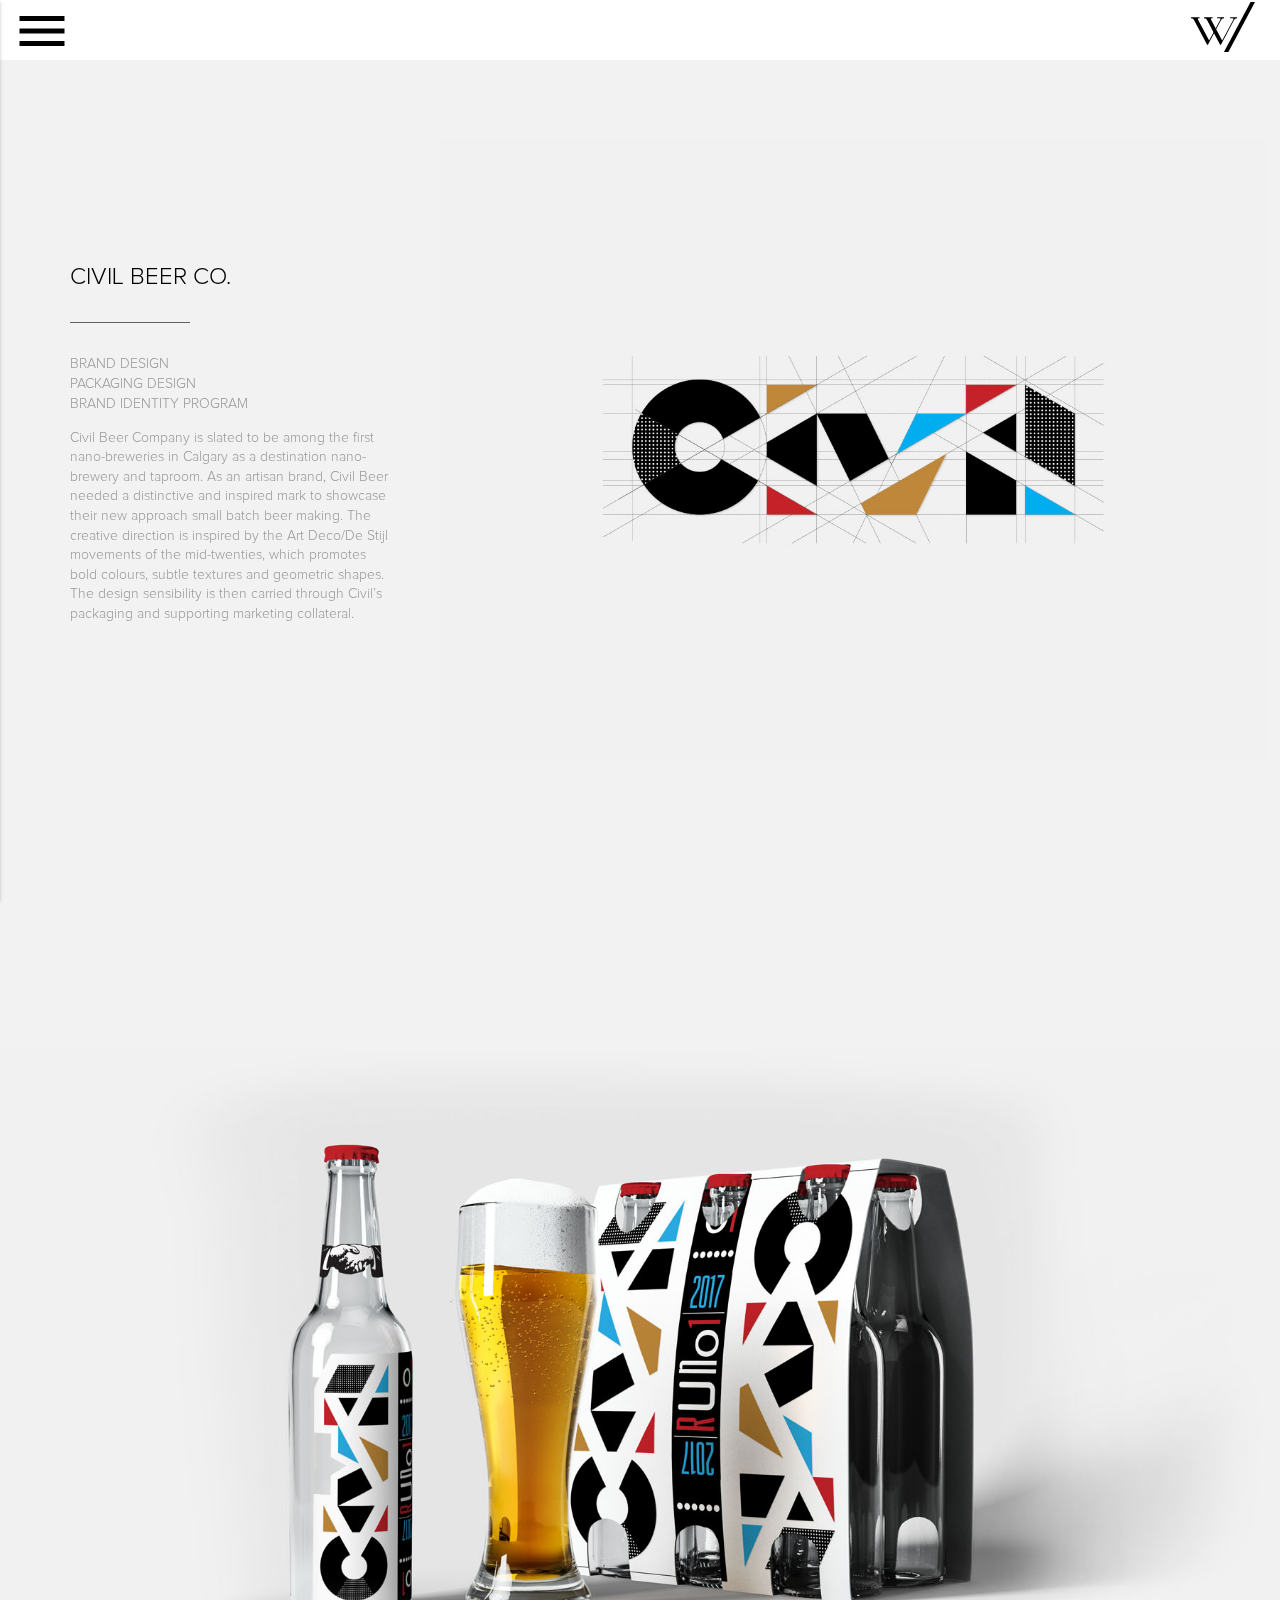
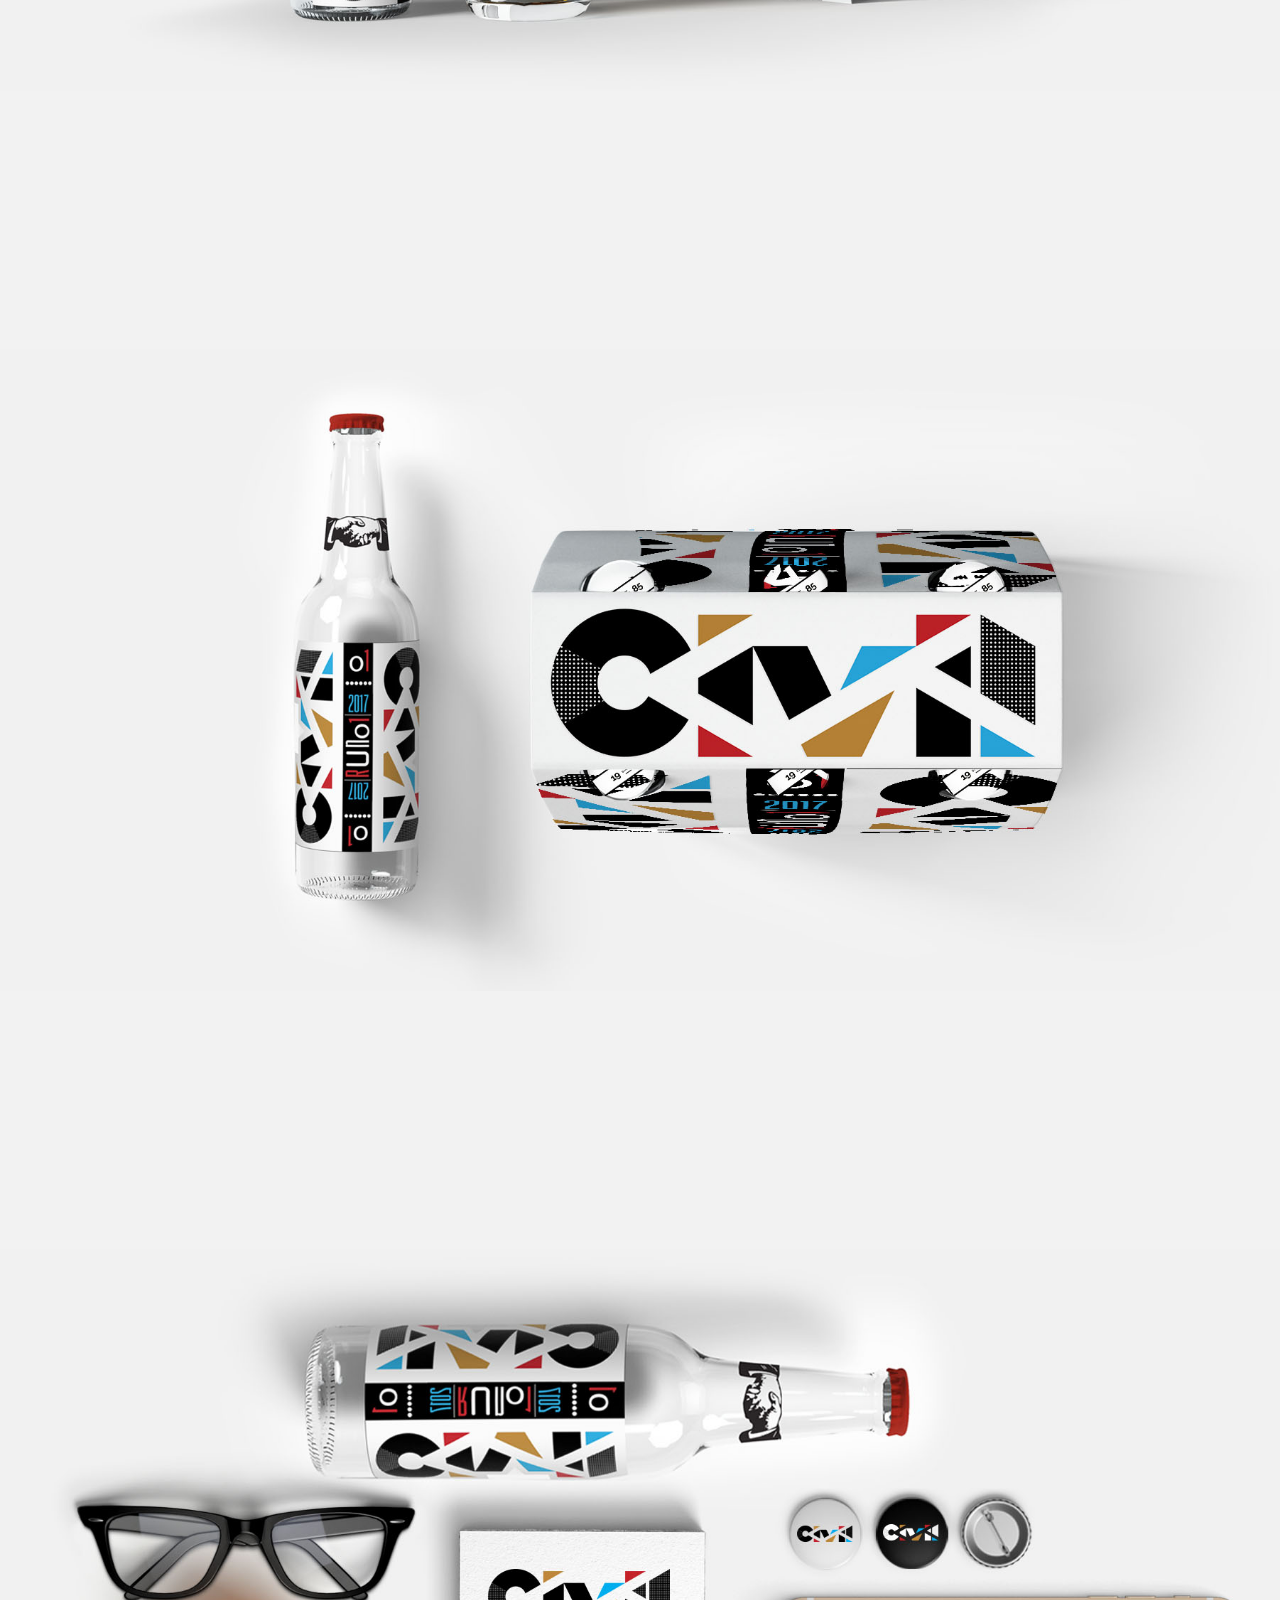
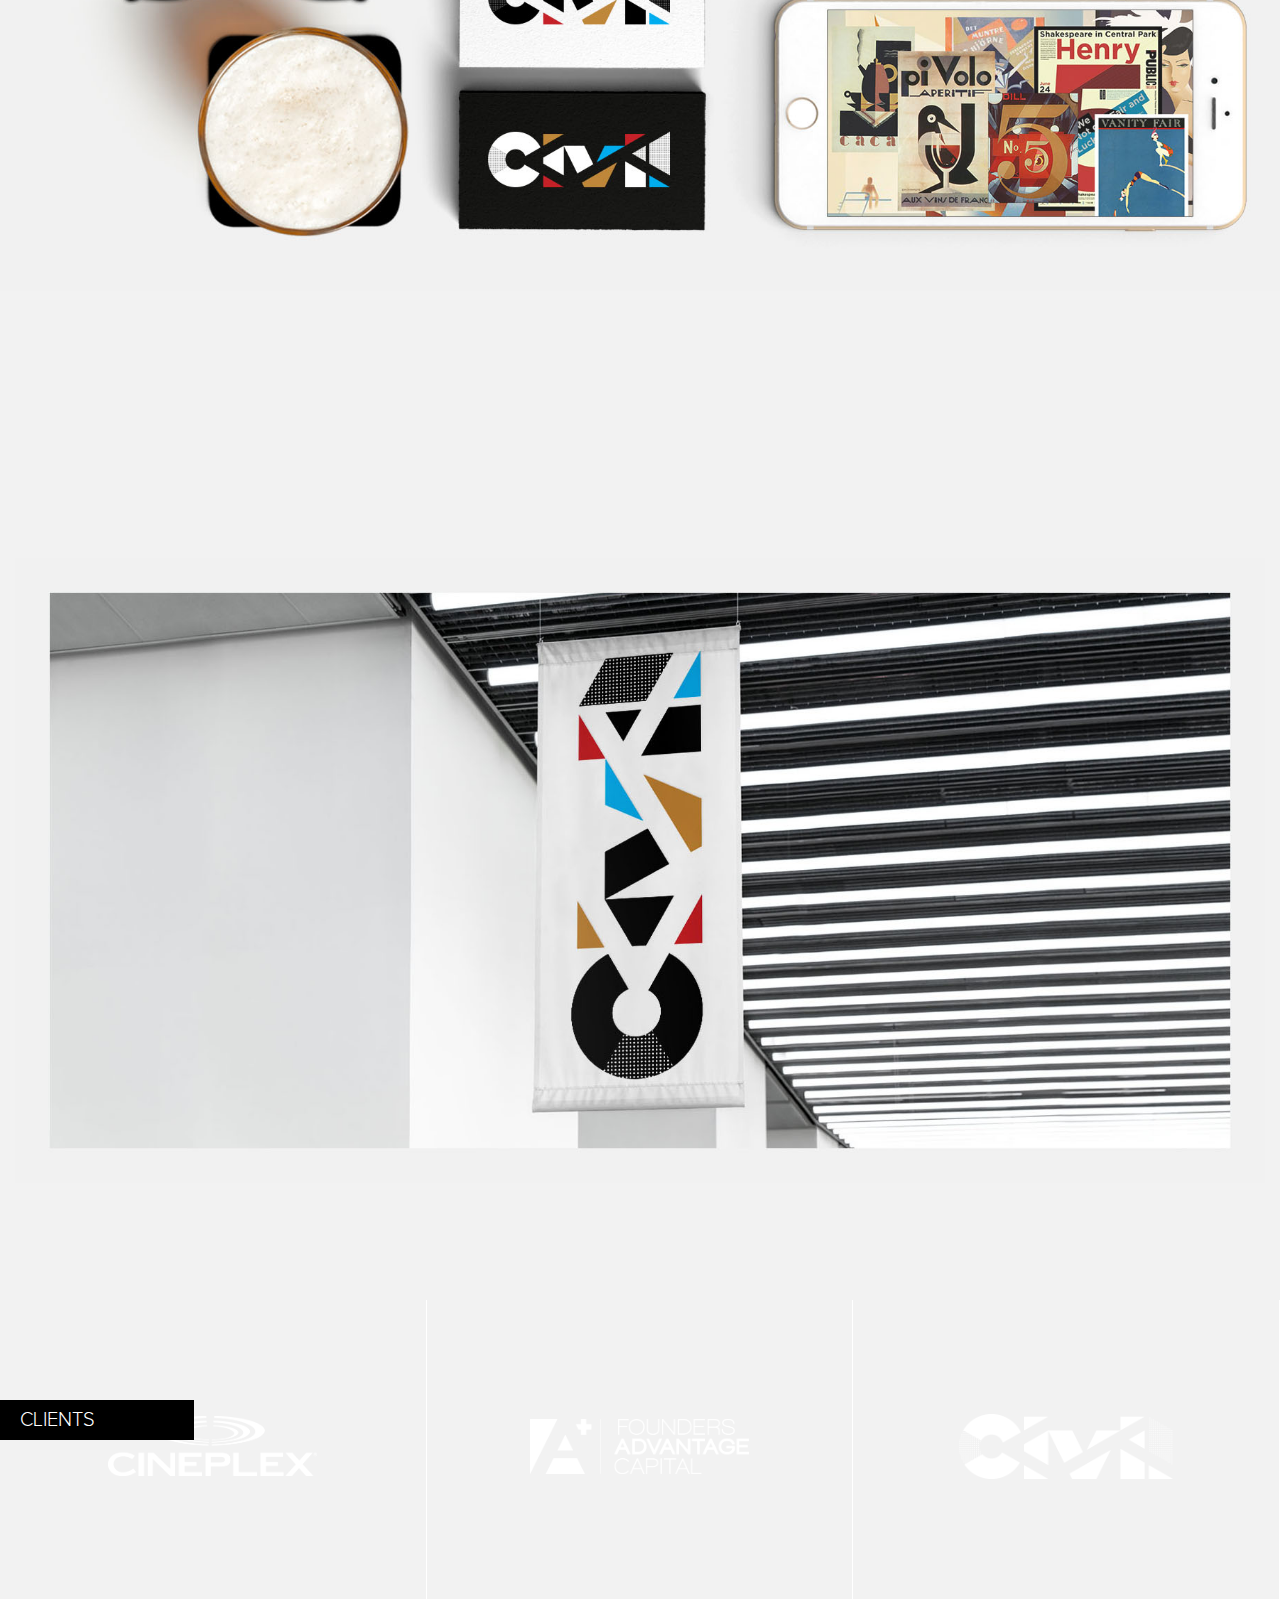
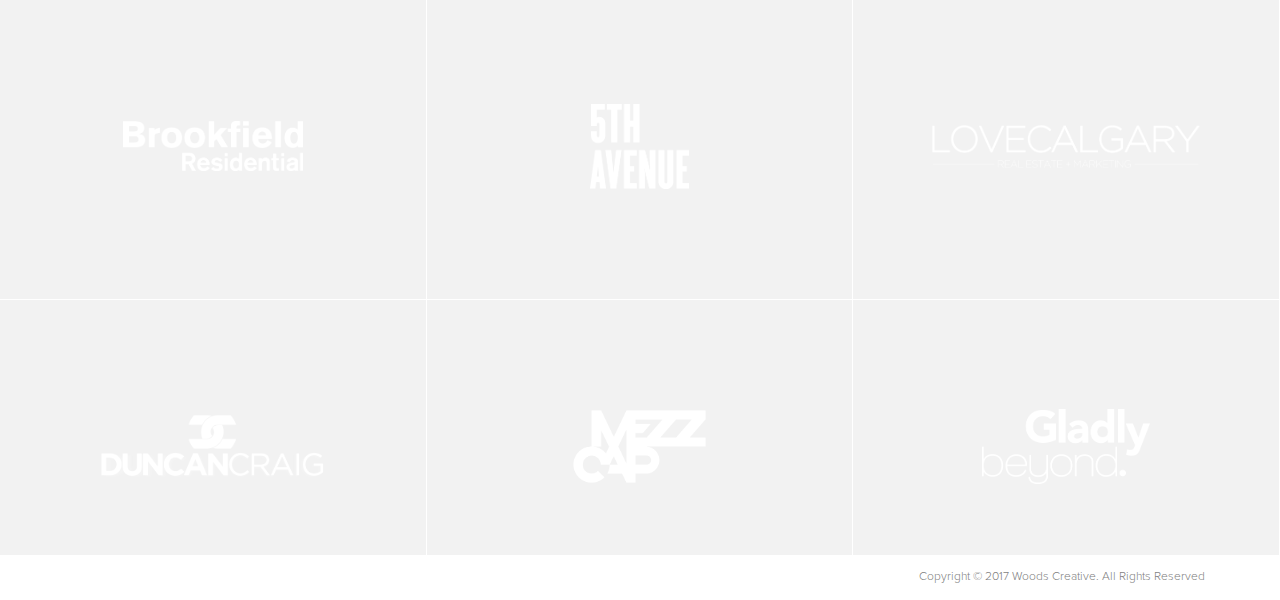
<file: portfolio-civil-beer.html>
<!DOCTYPE html>
<html lang="en">
    <head>
        <meta http-equiv="Content-Type" content="text/html; charset=UTF-8"/>
        <meta name="viewport" content="width=device-width, initial-scale=1, maximum-scale=1.0"/>
        <title>Woods Creative - Civil Beer</title>
        <meta name="Description" content="DesignW/Intent aesthetics agency alberta avenue better brand brands brookfield calgary canada cineplex clients collaborating collaborative combined company compliment contact corporations creative design designed development drive evaluation">
        <meta name="keywords" content="DesignW/Intent aesthetics agency alberta avenue better beverage brand brands brookfield building calgary canada canada's cineplex clients collaborating collaborative combined company competencies compliment contact copyright corporations creative design designed development drive elbow ellis email estate evaluation experience food great group guides hear highly hunt including info@woodscreative.ca informs initiatives inspire intelligence interested invites it’s joining legal let’s love measure message objectives partnerships perspectives philosophy phone policy portfolio privacy problem process ranging real reserved respected results richard rights satisfies sectors select social solutions solve step story strategy submit success suite talent team testament thoughtful time touch unique we’re who’s woods work years you’re ©woods">
        <meta property="og:type" content="website">
        <meta property="og:title" content="DesignW/Intent">
        <meta property="og:url" content="">
        <link rel="publisher" href="https://plus.google.com/+your_business_google_plus_id">

        <!-- Materialize Core CSS -->
        <link href="media/css/materialize.css" type="text/css" rel="stylesheet" media="screen"/>
        <!-- Theme CSS  -->
        <link href="media/css/swiper.min.css" type="text/css" rel="stylesheet"/>
        <link href="media/css/style.css" type="text/css" rel="stylesheet" media="screen"/>
        <link href="media/css/portfolio.css" type="text/css" rel="stylesheet" media="screen"/>
        <!-- Custom Fonts -->
        <link href="https://fonts.googleapis.com/icon?family=Material+Icons" rel="stylesheet">
        <script src="media/js/jquery-3.2.1.min.js"></script>
        <script src="media/js/scrolloverflow.min.js"></script>
        <script>
        /*    $(function() {


                $.scrollify({
                    section:".panel",
                    //sectionName:false,
                    scrollSpeed:700,
                    easing: "easeOutExpo",

                });





            });   */
        </script>
    </head>
    <body class="light-grey">
        <section class="panel">
            <!-- Header -->
            <div id="header-wrapper">
            <header>
                <div class="navbar-fixed">
                    <nav class="white z-depth-0">
                        <div class="nav-wrapper">
                            <a href="#" data-activates="slide-out" class="button-hamburger header-menu" role="button">
                                <i id="small-button-transform" class="material-icons">menu</i>
                                <!-- <button role="button" class="header-menu"></button> -->
                            </a>
                            <span class="nav-logo"><img class="wintent-logo-image"
                                src="media/img/logo/wintent-small-logo-black.svg" alt="wintent logo small"></span>
                        </div>
                    </nav>
                </div>
            </header>
            </div>
            <!-- Navigation Menu -->
            <aside class="side-nav style-nav" id="slide-out">
                <a class="boxclose" id="boxclose"></a>
                <a href="#first"><img id="wintent-white-logo" src="media/img/sidebar-logo/woodscreative.svg" alt="wintent white logo"/></a>
                <div>
                  <ul class="sidebar-nav">
                      <li><a id="screen-one" href="https://woods.frb.io#main">HOME</a></li>
                      <li><a id="screen-two" href="https://woods.frb.io#philosophy">PHILOSOPHY</a></li>
                      <li><a id="screen-three" href="https://woods.frb.io#process">PROCESS</a></li>
                      <li><a id="screen-four" href="https://woods.frb.io#competencies">COMPETENCIES</a></li>
                      <li><a id="screen-five" href="https://woods.frb.io#clients">CLIENTS</a></li>
                      <li><a id="screen-six" href="https://woods.frb.io#contact">CONTACT</a></li>
                  </ul>
                </div>
                <footer class="nav-footer">
                    <a href="https://www.instagram.com/woodscreativecanada/" target="_blank">
                    <button class="social">
                    <span>
                    <img class="social-icon" data-src="media/img/social-icons/gray/social-instagram-icon.svg"
                        data-hover="media/img/social-icons/white/social-instagram-icon.svg"
                        src="media/img/social-icons/gray/social-instagram-icon.svg" alt="instagram icon"/>
                    </span>
                    </button>
                    </a>
                    <a href="https://twitter.com/Woods_Creative" target="_blank">
                    <button class="social">
                    <span>
                    <img class="social-icon" data-src="media/img/social-icons/gray/social-twitter-icon.svg"
                        data-hover="media/img/social-icons/white/social-twitter-icon.svg"
                        src="media/img/social-icons/gray/social-twitter-icon.svg" alt="twitter icon"/>
                    </span>
                    </button>
                    </a>
                    <a href="https://www.facebook.com/woodscreativecanada/" target="_blank">
                    <button class="social">
                    <span>
                    <img class="social-icon" data-src="media/img/social-icons/gray/social-facebook-icon.svg"
                        data-hover="media/img/social-icons/white/social-facebook-icon.svg"
                        src="media/img/social-icons/gray/social-facebook-icon.svg" alt="facebook icon"/>
                    </span>
                    </button>
                    </a>
                    <a href="https://www.linkedin.com/company-beta/22348504" target="_blank">
                    <button class="social">
                    <span>
                    <img class="social-icon" data-src="media/img/social-icons/gray/social-linkedin-icon.svg"
                        data-hover="media/img/social-icons/white/social-linkedin-icon.svg"
                        src="media/img/social-icons/gray/social-linkedin-icon.svg" alt="linkedin icon"/>
                    </span>
                    </button>
                    </a>
                </footer>
            </aside>
        </section>
        <main>
            <!-- EMBLOYEE HANDBOOK SECTION -->
            <section id="main">
                <div class="row vh">
                    <div id="screen-one">
                        
                        <div class="col s12 m12 l8 push-l4 flex window-height">
                            <div class="valign-wrapper block-left">
                                <div class="employee-handbook-img-cont flex">

                                    <!-- <div class="brookfield-image-1"></div> -->

                                       <img id="portfolio-all-main-img" class="responsive-img" src="media/img/civil-beer-portfolio/Civil Beer-01-Logo.jpg" />

                                </div>
                            </div>
                        </div>
                        <div class="col s12 m12 l4 pull-l8 flex no-padding window-height">
                            <div class="valign-wrapper block-left">
                                <div class="text-container main-section-text-padding">
                                <h2 class="paragraph-black-style">CIVIL BEER CO.</h2>
                                <hr class="hr-align hr-gray">
                                <ul class="portfolio-ul">
                                    <li>
                                        <a href="#">BRAND DESIGN</a>
                                    </li>
                                    <li>
                                        <a href="#">PACKAGING DESIGN</a>
                                    </li>
                                    <li>
                                        <a href="#">BRAND IDENTITY PROGRAM</a>
                                    </li>
                                </ul>
                                <p class="grey-paragraph margin-paragraph">Civil Beer Company is slated to be among the first nano-breweries in Calgary as a destination nano-brewery and taproom. As an artisan brand, Civil Beer needed a distinctive and inspired mark to
                                showcase their new approach small batch beer making. The creative direction is inspired by the Art
                                Deco/De Stijl movements of the mid-twenties, which promotes bold colours, subtle textures and geometric
                                shapes. The design sensibility is then carried through Civil’s packaging and supporting marketing
                                collateral.</p>
                                </div>
                                <!--<a class="btn waves-effect waves-light button-align btn-brookfield-previous">Previous</a>
                                <a class="btn waves-effect waves-light button-align btn-brookfield-next">Next</a>-->
                            </div>
                        </div>
                    </div>
                </div>
            </section>
            <!-- CONSTRUCTION SECTION -->
            <section id="screen-two" class="panel">
                <div class="row vh">

                        <div  class="row">
                            <p class="grey-paragraph employee-hb-det-txt">PACKAGING DESIGN - <i>Print Specifications</i></p>
                        </div>
                        <div class="img-cont flex">
                        <img  class="responsive-img" src="media/img/civil-beer-portfolio/Civil-Beer-02-Packaging.jpg" />
                        </div>

                </div>
            </section>
            <!-- CONSTRUCTION SECTION -->
             <section id="screen-three" class="panel">
                <div class="row vh">

                        <div  class="row">
                            <p class="grey-paragraph employee-hb-det-txt">PACKAGING DESIGN - <i>Print Specifications</i></p>
                        </div>
                        <div class="img-cont flex">
                        <img  class="responsive-img" src="media/img/civil-beer-portfolio/Civil-Beer-03-Packaging.jpg" />
                        </div>

                </div>
            </section>
            <!-- CORPORATE PORTRAITURE - HUMAN RESOURCES SECTION -->
            <section id="screen-four" class="panel">
                <div class="row vh">

                        <div  class="row">
                            <p class="grey-paragraph employee-hb-det-txt">PROMOTIONAL MATERIALS</p>
                        </div>
                        <div class="img-cont flex">
                        <img  class="responsive-img" src="media/img/civil-beer-portfolio/Civil-Beer-04-Brand-Elements.jpg" />
                        </div>

                </div>
            </section>
            <!-- GET A JOB SECTION -->
            <section id="screen-five" class="panel">
                <div class="row vh">

                        <div  class="row">
                            <p class="grey-paragraph employee-hb-det-txt">BRAND ELEMENTS</p>
                        </div>
                        <div class="img-cont flex img-cont-padding-15">
                        <img id="civil-promo-100" class="responsive-img" src="media/img/civil-beer-portfolio/Civil-Beer-05-Promotional-Materials.jpg" />
                        </div>

                </div>
            </section>
            <!-- WORK SECTION -->
            <section id="screen-six" class="panel">
                <div class="row vh-95">
                    <div id="container-5" class="swiper-container swiper-container-horizontal">
                        <div class="page-title-rectangle-absolute black valign-wrapper">
                            <p class="white-text title-text">Clients</p>
                        </div>
                        <div class="swiper-wrapper">
                            <div class="col s4 m4 l4 xl4 no-padding swiper-slide">
                                <a href="portfolio-cineplex.html" rel="next">
                                    <div id="1" class="item b valign-wrapper">
                                        <span><img class="work-icon" style="height: 60px;" data-src="media/img/work-logos/white/cineplex.png" alt="cineplex logo"
                                            data-hover="media/img/work-logos/black/cineplex.png"
                                            src="media/img/work-logos/white/cineplex.png"></span>
                                    </div>
                                </a>
                                <a href="portfolio-brookfield.html" rel="next">
                                    <div class="item b valign-wrapper">
                                        <span><img class="work-icon" style="height: 50px;" data-src="media/img/work-logos/white/brookfield.png" alt="brookfield logo"
                                            data-hover="media/img/work-logos/black/brookfield.png"
                                            src="media/img/work-logos/white/brookfield.png"></span>
                                    </div>
                                </a>
                                <a href="portfolio-duncan-craig.html" rel="next">
                                    <div class="item b valign-wrapper">
                                        <span><img class="work-icon" data-src="media/img/work-logos/white/duncan-craig.png" alt="duncancraig logo"
                                            data-hover="media/img/work-logos/black/duncan-craig.png"
                                            src="media/img/work-logos/white/duncan-craig.png"></span>
                                    </div>
                                </a>
                            </div>
                            <div class="col s4 m4 l4 xl4 no-padding swiper-slide">
                                <a href="portfolio-founders-advantage-capital.html" rel="next">
                                    <div class="item b valign-wrapper">
                                        <span><img class="work-icon"  style="height: 55px;"
                                            data-src="media/img/work-logos/white/founders-advantage-captial.png" alt="founders advantage capita logo"
                                            data-hover="media/img/work-logos/black/founders-advantage-captial.png"
                                            src="media/img/work-logos/white/founders-advantage-captial.png"></span>
                                    </div>
                                </a>
                                <a href="portfolio-fifth-avenue.html" rel="next">
                                    <div class="item b valign-wrapper">
                                        <span><img class="work-icon" style="height: 85px;" data-src="media/img/work-logos/white/5th-avenue.png" alt="5th Avenue"
                                            data-hover="media/img/work-logos/black/5th-avenue.png"
                                            src="media/img/work-logos/white/5th-avenue.png"></span>
                                    </div>
                                </a>
                                <a href="portfolio-mezzcap.html" rel="next">
                                    <div class="item b valign-wrapper">
                                        <span><img class="work-icon" style="height: 75px;" data-src="media/img/work-logos/white/mezzcap.png" alt="MezzCap"
                                            data-hover="media/img/work-logos/black/mezzcap.png"
                                            src="media/img/work-logos/white/mezzcap.png"></span>
                                    </div>
                                </a>
                            </div>
                            <div class="col s4 m4 l4 xl4 no-padding swiper-slide">
                                <a href="portfolio-civil-beer.html" rel="next">
                                    <div class="item b valign-wrapper">
                                        <span><img class="work-icon" data-src="media/img/work-logos/white/civil-beer-co.png" alt="Civil Beer Co."
                                            data-hover="media/img/work-logos/black/civil-beer-co.png"
                                            src="media/img/work-logos/white/civil-beer-co.png"></span>
                                    </div>
                                </a>
                                <a href="portfolio-love-calgary.html" rel="next">
                                    <div class="item b valign-wrapper">
                                        <span><img class="work-icon"  style="height: 45px;" data-src="media/img/work-logos/white/love-calgary.png" alt="Love Calgary"
                                            data-hover="media/img/work-logos/black/love-calgary.png"
                                            src="media/img/work-logos/white/love-calgary.png"></span>
                                    </div>
                                </a>
                                <a href="portfolio-gladly-beyond.html" rel="next">
                                    <div class="item b valign-wrapper">
                                        <span><img class="work-icon"  style="height: 75px;" data-src="media/img/work-logos/white/gladly-beyond.png" alt="gladly beyond logo"
                                            data-hover="media/img/work-logos/black/gladly-beyond.png"
                                            src="media/img/work-logos/white/gladly-beyond.png"></span>
                                    </div>
                                </a>
                            </div>
                        </div>
                        <div class="swiper-pagination swiper-pagination-clickable swiper-pagination-bullets"><span class="swiper-pagination-bullet bullet-black"></span><span class="swiper-pagination-bullet bullet-black"></span><span class="swiper-pagination-bullet bullet-black"></span></div>
                    </div>
                </div>
                    <div class="row vh-5">
                    <footer class="footer-brookfield">
                      <div class="footer-copyright right-align">
                          <ul class="footer-list">
                              <li><a href="#"><span class="footer-item no-right-border">Copyright &copy; 2017 Woods Creative. All Rights Reserved</span></a></li>
                          </ul>
                      </div>

                </footer>
                </div>
                </div>
            </section>
        </main>
        <!--  Scripts-->
        <script src="media/js/materialize.js"></script>
        <script src="media/js/swiper.min.js"></script>
        <script src="media/js/jquery.scrollto.js"></script>
        <script src="media/js/bodymovin_light.min.js"></script>
        <script src="media/js/app.js"></script>
        <script src="media/js/portfolio.js"></script>
        <!--
            <script src="media/js/materialize.js"></script>
            <script src="media/js/init.js"></script>
            <script src="media/js/swiper.jquery.min.js"></script>
            <script src="media/js/swiper.min.js"></script>
            <script src="media/js/app.js"></script> -->

        <script type="text/javascript">
            /*   ;(function () {
                   'use strict';

                   var menuManager = (function() {
                       var menu = document.body,
                           menuClass = menu.className,
                           isMenuOpen = false;

                       return {
                           show: function() {
                               menu.className = menuClass + " menu-open";
                               isMenuOpen = true;
                           },
                           hide: function() {
                               menu.className = menuClass;
                               isMenuOpen = false;
                           },
                           isOpen: function() {
                               return isMenuOpen;
                           }
                       };
                   })();

                   document.getElementsByClassName('button-hamburger')[0].onclick = function(e) {
                       if (menuManager.isOpen()) {
                           menuManager.hide();
                       } else {
                           menuManager.show();
                       }
                   };
               })(); */
        </script>
    </body>
</html>
</file>
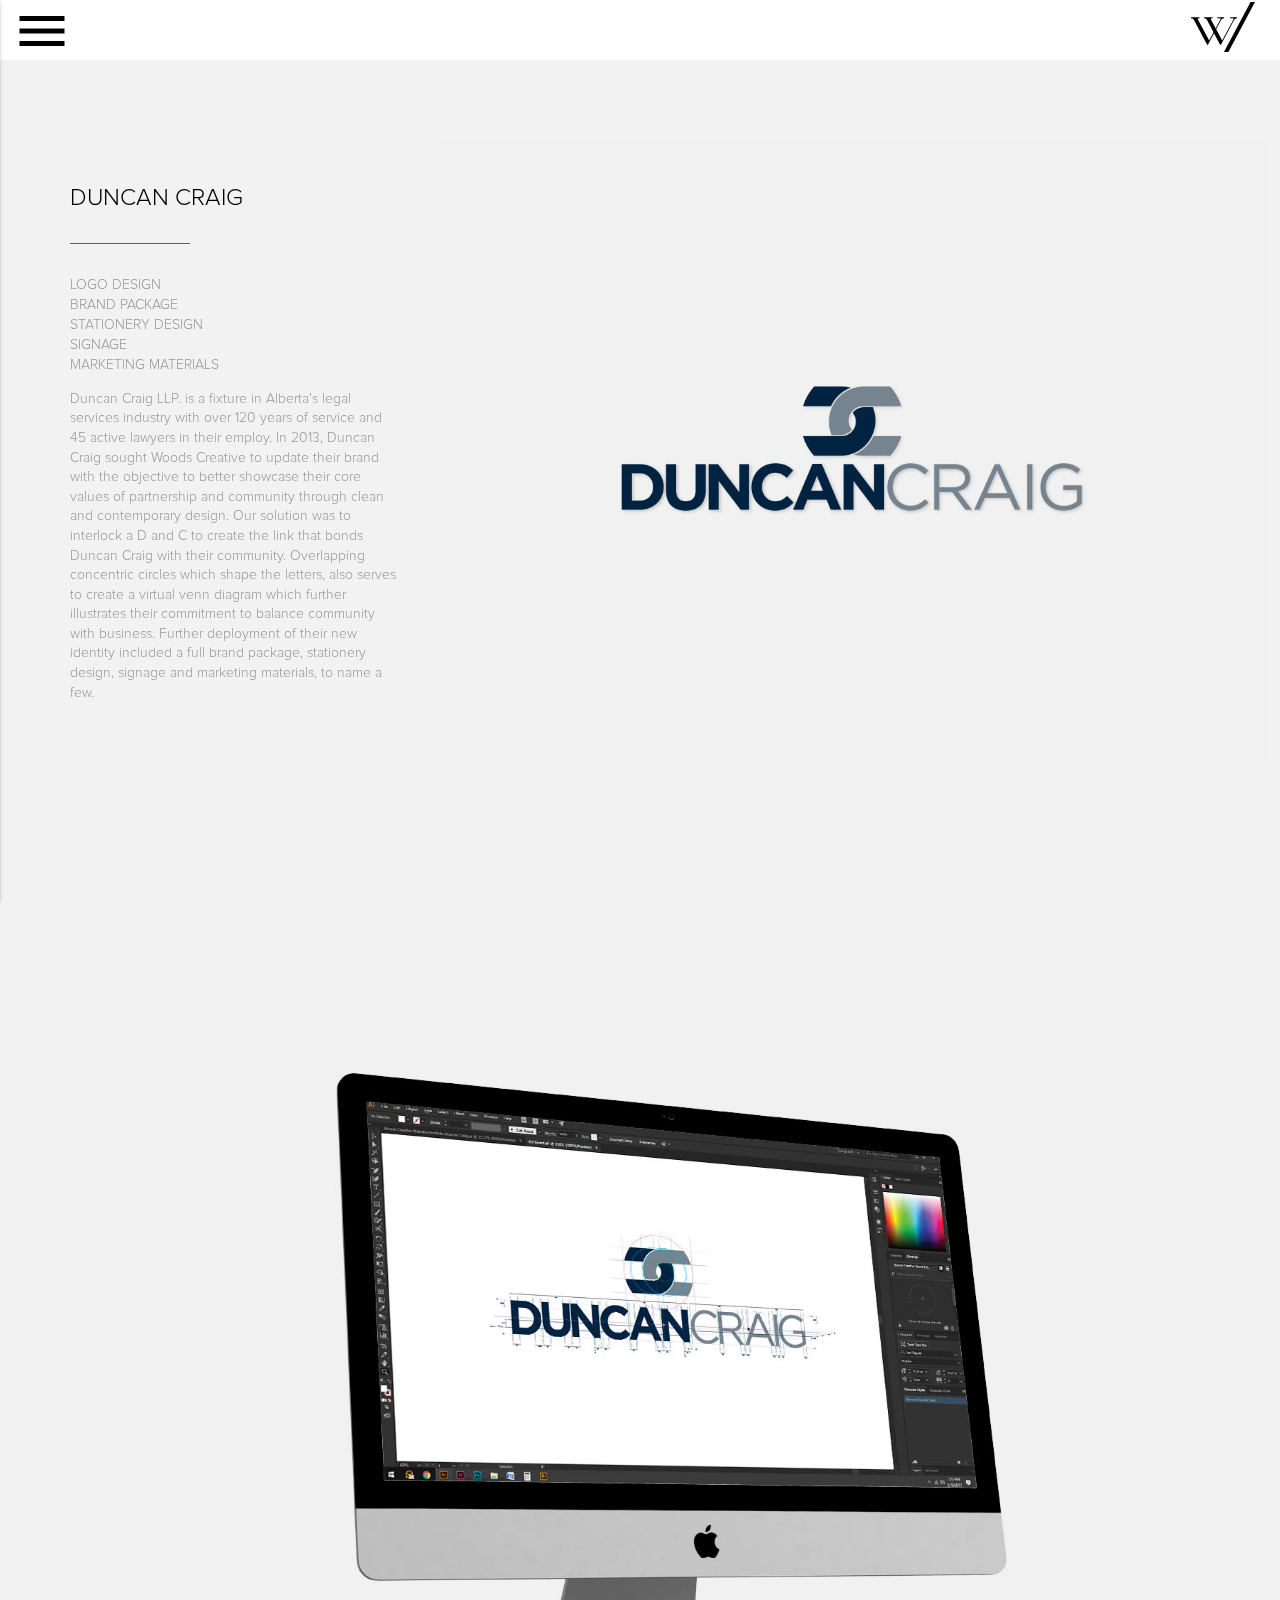
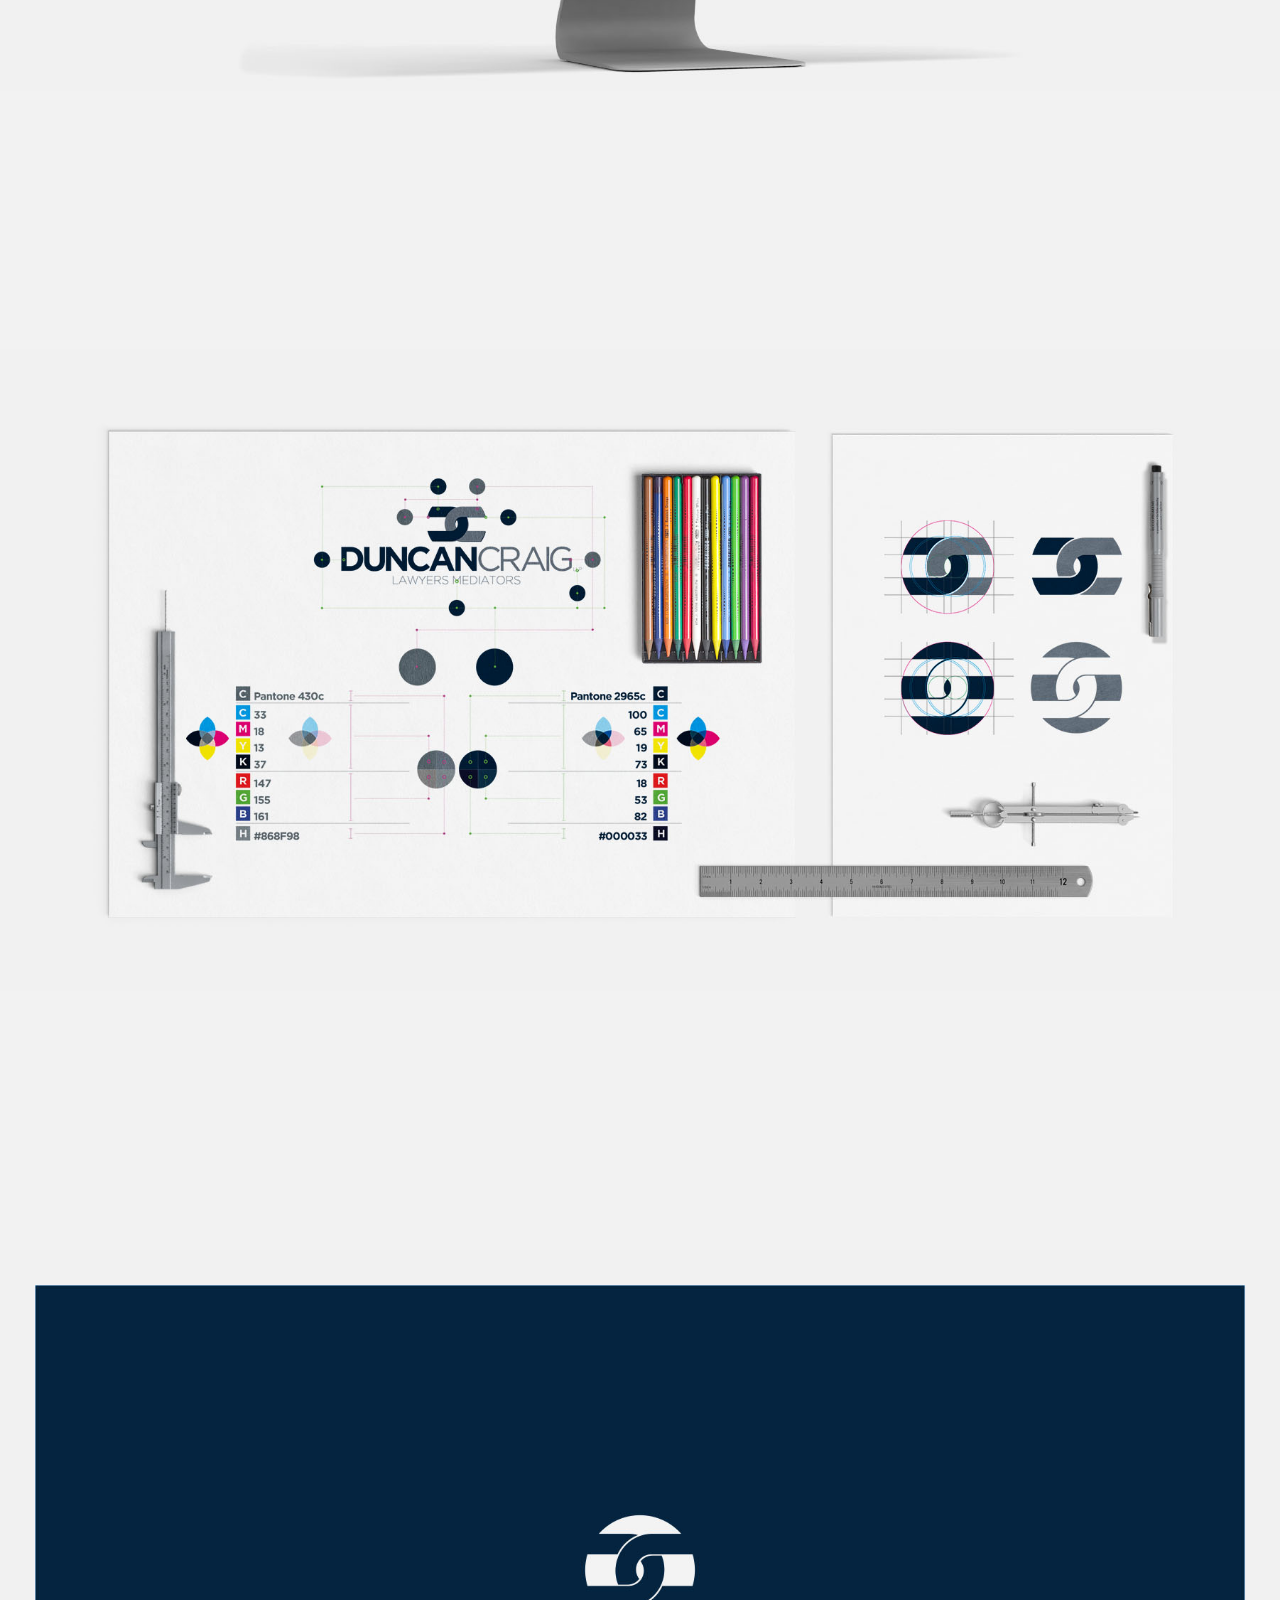
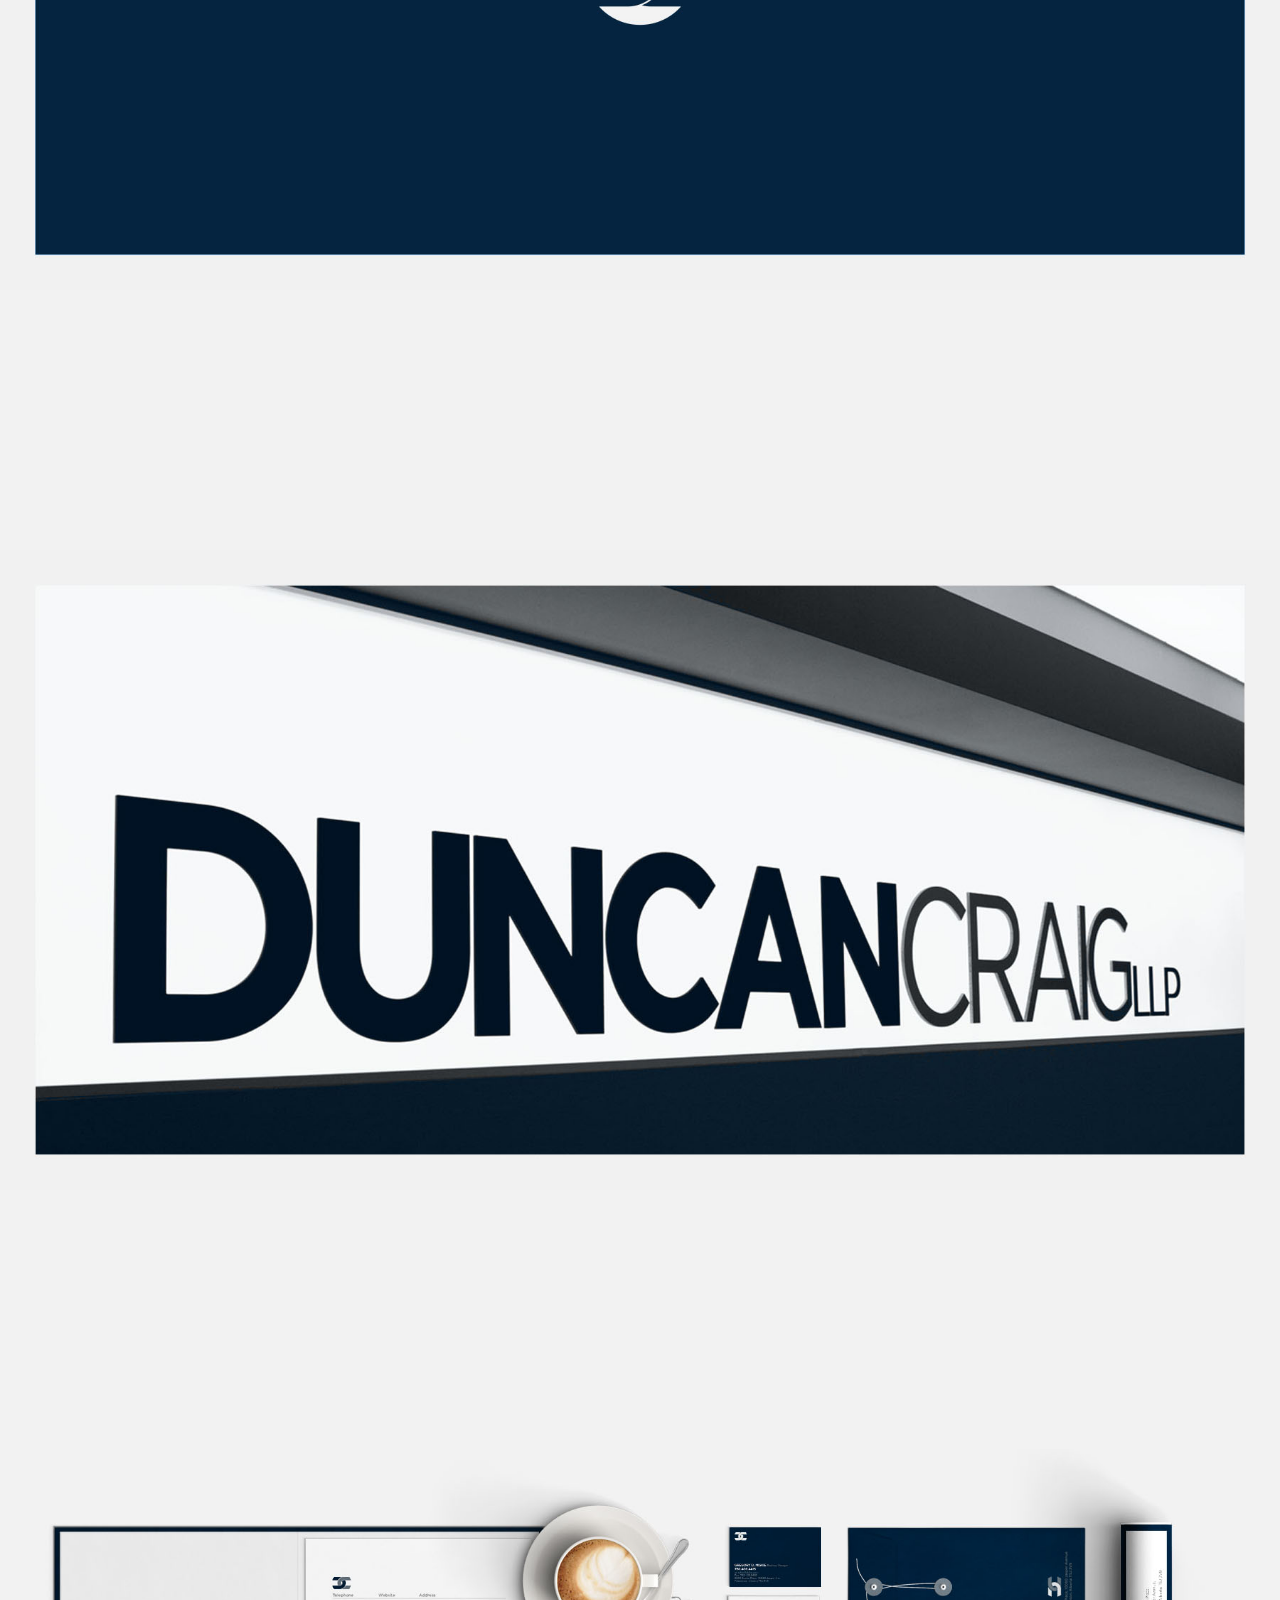
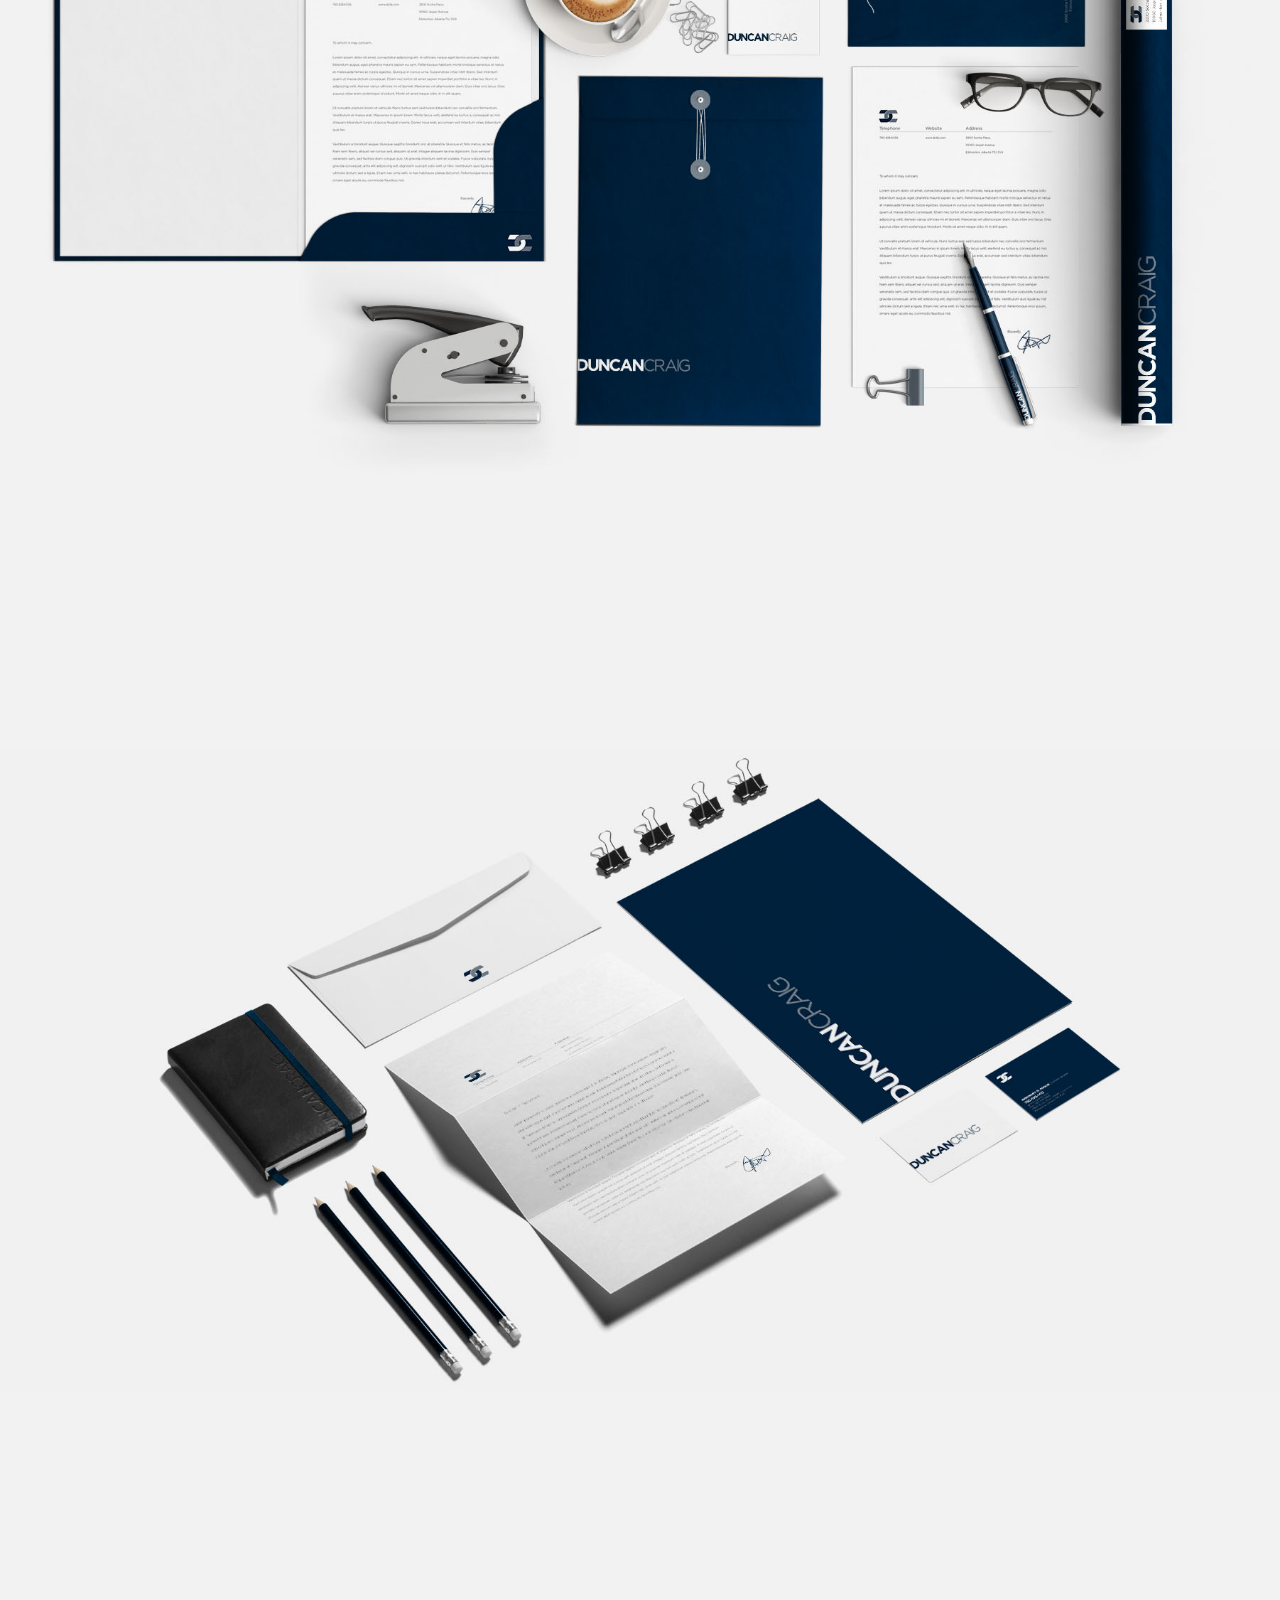
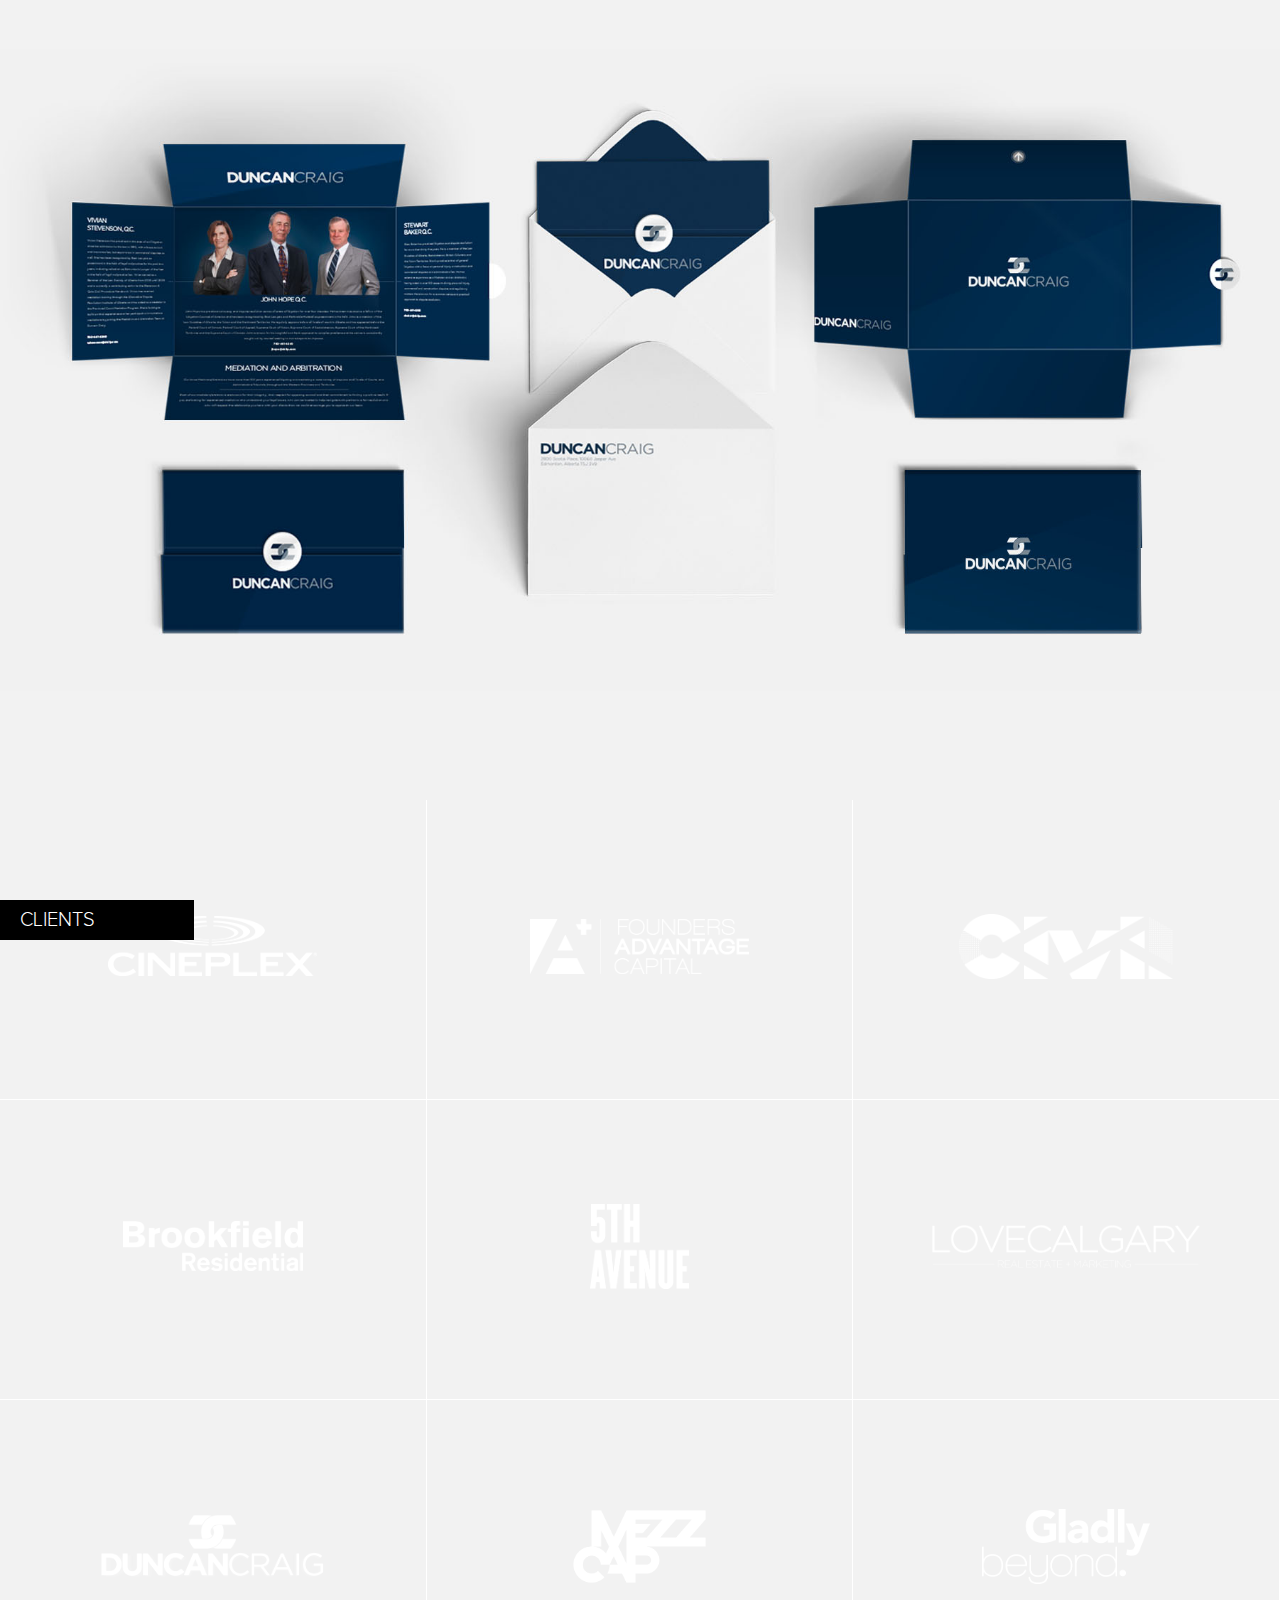
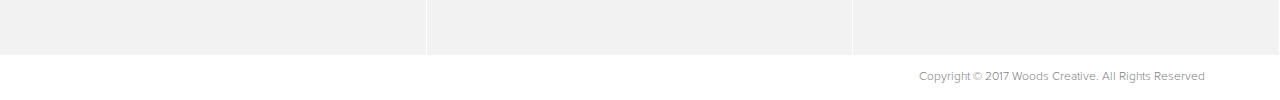
<file: portfolio-duncan-craig.html>
<!DOCTYPE html>
<html lang="en">
    <head>
        <meta http-equiv="Content-Type" content="text/html; charset=UTF-8"/>
        <meta name="viewport" content="width=device-width, initial-scale=1, maximum-scale=1.0"/>
        <title>Woods Creative - Duncan Craig</title>
        <meta name="Description" content="DesignW/Intent aesthetics agency alberta avenue better brand brands brookfield calgary canada cineplex clients collaborating collaborative combined company compliment contact corporations creative design designed development drive evaluation">
        <meta name="keywords" content="DesignW/Intent aesthetics agency alberta avenue better beverage brand brands brookfield building calgary canada canada's cineplex clients collaborating collaborative combined company competencies compliment contact copyright corporations creative design designed development drive elbow ellis email estate evaluation experience food great group guides hear highly hunt including info@woodscreative.ca informs initiatives inspire intelligence interested invites it’s joining legal let’s love measure message objectives partnerships perspectives philosophy phone policy portfolio privacy problem process ranging real reserved respected results richard rights satisfies sectors select social solutions solve step story strategy submit success suite talent team testament thoughtful time touch unique we’re who’s woods work years you’re ©woods">
        <meta property="og:type" content="website">
        <meta property="og:title" content="DesignW/Intent">
        <meta property="og:url" content="">
        <link rel="publisher" href="https://plus.google.com/+your_business_google_plus_id">

        <!-- Materialize Core CSS -->
        <link href="media/css/materialize.css" type="text/css" rel="stylesheet" media="screen"/>
        <!-- Theme CSS  -->
        <link href="media/css/swiper.min.css" type="text/css" rel="stylesheet"/>
        <link href="media/css/style.css" type="text/css" rel="stylesheet" media="screen"/>
        <link href="media/css/portfolio.css" type="text/css" rel="stylesheet" media="screen"/>
        <!-- Custom Fonts -->
        <link href="https://fonts.googleapis.com/icon?family=Material+Icons" rel="stylesheet">
        <script src="media/js/jquery-3.2.1.min.js"></script>
        <script src="media/js/scrolloverflow.min.js"></script>
        <script>
        /*    $(function() {


                $.scrollify({
                    section:".panel",
                    //sectionName:false,
                    scrollSpeed:700,
                    easing: "easeOutExpo",

                });





            }); */
        </script>
    </head>
    <body class="light-grey">
        <section class="panel">
            <!-- Header -->
            <div id="header-wrapper">
            <header>
                <div class="navbar-fixed">
                    <nav class="white z-depth-0">
                        <div class="nav-wrapper">
                            <a href="#" data-activates="slide-out" class="button-hamburger header-menu" role="button">
                                <i id="small-button-transform" class="material-icons">menu</i>
                                <!-- <button role="button" class="header-menu"></button> -->
                            </a>
                            <span class="nav-logo"><img class="wintent-logo-image"
                                src="media/img/logo/wintent-small-logo-black.svg" alt="wintent logo small"></span>
                        </div>
                    </nav>
                </div>
            </header>
            </div>
            <!-- Navigation Menu -->
            <aside class="side-nav style-nav" id="slide-out">
                <a class="boxclose" id="boxclose"></a>
                <a href="#first"><img id="wintent-white-logo" src="media/img/sidebar-logo/woodscreative.svg" alt="wintent white logo"/></a>
                <div>
                  <ul class="sidebar-nav">
                      <li><a id="screen-one" href="https://woods.frb.io#main">HOME</a></li>
                      <li><a id="screen-two" href="https://woods.frb.io#philosophy">PHILOSOPHY</a></li>
                      <li><a id="screen-three" href="https://woods.frb.io#process">PROCESS</a></li>
                      <li><a id="screen-four" href="https://woods.frb.io#competencies">COMPETENCIES</a></li>
                      <li><a id="screen-five" href="https://woods.frb.io#clients">CLIENTS</a></li>
                      <li><a id="screen-six" href="https://woods.frb.io#contact">CONTACT</a></li>
                  </ul>
                </div>
                <footer class="nav-footer">
                    <a href="https://www.instagram.com/woodscreativecanada/" target="_blank">
                    <button class="social">
                    <span>
                    <img class="social-icon" data-src="media/img/social-icons/gray/social-instagram-icon.svg"
                        data-hover="media/img/social-icons/white/social-instagram-icon.svg"
                        src="media/img/social-icons/gray/social-instagram-icon.svg" alt="instagram icon"/>
                    </span>
                    </button>
                    </a>
                    <a href="https://twitter.com/Woods_Creative" target="_blank">
                    <button class="social">
                    <span>
                    <img class="social-icon" data-src="media/img/social-icons/gray/social-twitter-icon.svg"
                        data-hover="media/img/social-icons/white/social-twitter-icon.svg"
                        src="media/img/social-icons/gray/social-twitter-icon.svg" alt="twitter icon"/>
                    </span>
                    </button>
                    </a>
                    <a href="https://www.facebook.com/woodscreativecanada/" target="_blank">
                    <button class="social">
                    <span>
                    <img class="social-icon" data-src="media/img/social-icons/gray/social-facebook-icon.svg"
                        data-hover="media/img/social-icons/white/social-facebook-icon.svg"
                        src="media/img/social-icons/gray/social-facebook-icon.svg" alt="facebook icon"/>
                    </span>
                    </button>
                    </a>
                    <a href="https://www.linkedin.com/company-beta/22348504" target="_blank">
                    <button class="social">
                    <span>
                    <img class="social-icon" data-src="media/img/social-icons/gray/social-linkedin-icon.svg"
                        data-hover="media/img/social-icons/white/social-linkedin-icon.svg"
                        src="media/img/social-icons/gray/social-linkedin-icon.svg" alt="linkedin icon"/>
                    </span>
                    </button>
                    </a>
                </footer>
            </aside>
        </section>
        <main>
            <!-- SECTION ONE -->
            <section id="main">
                <div class="row vh">
                    <div id="screen-one">
                        
                        <div class="col s12 m12 l8 push-l4 flex window-height">
                            <div class="valign-wrapper block-left">
                                <div class="employee-handbook-img-cont flex">

                                       <img id="duncancraig-logo-main" class="responsive-img" src="media/img/duncan-craig-portfolio/Duncan-Craig-01-Logo.jpg" />

                                </div>
                            </div>
                        </div>
                        <div class="col s12 m12 l4 pull-l8 flex no-padding window-height">
                            <div class="valign-wrapper block-left">
                                <div class="text-container main-section-text-padding">
                                <h2 class="paragraph-black-style">DUNCAN CRAIG</h2>
                                <hr class="hr-align hr-gray">
                                <ul class="portfolio-ul">
                                    <li>
                                        <a href="#">LOGO DESIGN</a>
                                    </li>
                                    <li>
                                        <a href="#">BRAND PACKAGE</a>
                                    </li>
                                    <li>
                                        <a href="#">STATIONERY DESIGN</a>
                                    </li>
                                    <li>
                                        <a href="#">SIGNAGE</a>
                                    </li>
                                    <li>
                                        <a href="#">MARKETING MATERIALS</a>
                                    </li>
                                </ul>
                                <p class="grey-paragraph margin-paragraph">Duncan Craig LLP. is a fixture in Alberta's legal services industry with over 120 years of service and 45 active lawyers in their employ. In 2013, Duncan Craig sought Woods Creative to update their brand with the objective to better showcase their core values of partnership and community through clean and contemporary design. Our solution was to interlock a D and C to create the link that bonds Duncan Craig with their community. Overlapping concentric circles which shape the letters, also serves to create a virtual venn diagram which further illustrates their commitment to balance community with business. Further deployment of their new identity included a full brand package, stationery design, signage and marketing materials, to name a few.</p>
                                </div>
                            </div>
                        </div>
                    </div>
                </div>
            </section>
            <!-- SECTION TWO -->
            <section id="screen-two" class="panel">
                <div class="row vh">

                        <div  class="row">
                            <p class="grey-paragraph employee-hb-det-txt">LOGO DESIGN</p>
                        </div>
                        <div class="img-cont flex">
                        <img class="responsive-img" src="media/img/duncan-craig-portfolio/Duncan-Craig-02-Logo-Design.jpg" />
                        </div>

                </div>
            </section>
            <!-- SECTION THREE -->


            <!-- SECTION FOUR -->
            <section id="screen-four" class="panel">
                <div class="row vh">

                        <div  class="row">
                            <p class="grey-paragraph employee-hb-det-txt">BRAND PACKAGE - <i>Details</i></p>
                        </div>
                        <div class="img-cont flex">
                        <img  class="responsive-img" src="media/img/duncan-craig-portfolio/Duncan-Craig-03-Brand-Package Details.jpg" />
                        </div>

                </div>
            </section>
            <!-- SECTION FIVE -->
             <section id="screen-five" class="panel">
                <div class="row vh">

                        <div  class="row">
                            <p class="grey-paragraph employee-hb-det-txt">ICON DESIGN</p>
                        </div>
                        <div class="img-cont flex">
                        <img class="responsive-img" src="media/img/duncan-craig-portfolio/Duncan-Craig-04-Icon-Design.jpg" />
                        </div>

                </div>
            </section>
            <!-- SECTION SIX -->
            <section id="screen-six" class="panel">
                <div class="row vh">

                        <div  class="row">
                            <p class="grey-paragraph employee-hb-det-txt">SIGNAGE</p>
                        </div>
                        <div class="img-cont flex">
                        <img id="civil-promo-100" class="responsive-img margin-horizontal-15px" src="media/img/duncan-craig-portfolio/Duncan-Craig-05-Signage.jpg" />
                        </div>

                </div>
            </section>
            <!-- SECTION SEVEN -->
            <section id="screen-seven" class="panel">
                <div class="row vh">

                        <div  class="row">
                            <p class="grey-paragraph employee-hb-det-txt">STATIONERY PACKAGE</p>
                        </div>
                        <div class="img-cont flex">
                        <img  class="responsive-img" src="media/img/duncan-craig-portfolio/Duncan-Craig-06-Stationery-Package.jpg" />
                        </div>

                </div>
            </section>
            <!-- SECTION EIGHT -->
            <section id="screen-eight" class="panel">
                <div class="row vh">

                        <div  class="row">
                            <p class="grey-paragraph employee-hb-det-txt">STATIONERY PACKAGE</p>
                        </div>
                        <div class="img-cont flex">
                        <img  class="responsive-img" src="media/img/duncan-craig-portfolio/Duncan-Craig-07-Stationery-Package.jpg" />
                        </div>

                </div>
            </section>
            <!-- SECTION NINE -->
            <section id="screen-nine" class="panel">
                <div class="row vh">

                        <div  class="row">
                            <p class="grey-paragraph employee-hb-det-txt">MARKETING MATERIAL</p>
                        </div>
                        <div class="img-cont flex">
                        <img  class="responsive-img" src="media/img/duncan-craig-portfolio/Duncan-Craig-08-Marketing-Materials.jpg" />
                        </div>

                </div>
            </section>
            <!-- SECTION TEN -->
            <section id="screen-ten" class="panel">
                <div class="row vh-95">
                    <div id="container-5" class="swiper-container swiper-container-horizontal">
                        <div class="page-title-rectangle-absolute black valign-wrapper">
                            <p class="white-text title-text">Clients</p>
                        </div>
                        <div class="swiper-wrapper">
                            <div class="col s4 m4 l4 xl4 no-padding swiper-slide">
                                <a href="portfolio-cineplex.html" rel="next">
                                    <div id="1" class="item b valign-wrapper">
                                        <span><img class="work-icon" style="height: 60px;" data-src="media/img/work-logos/white/cineplex.png" alt="cineplex logo"
                                            data-hover="media/img/work-logos/black/cineplex.png"
                                            src="media/img/work-logos/white/cineplex.png"></span>
                                    </div>
                                </a>
                                <a href="portfolio-brookfield.html" rel="next">
                                    <div class="item b valign-wrapper">
                                        <span><img class="work-icon" style="height: 50px;" data-src="media/img/work-logos/white/brookfield.png" alt="brookfield logo"
                                            data-hover="media/img/work-logos/black/brookfield.png"
                                            src="media/img/work-logos/white/brookfield.png"></span>
                                    </div>
                                </a>
                                <a href="portfolio-duncan-craig.html" rel="next">
                                    <div class="item b valign-wrapper">
                                        <span><img class="work-icon" data-src="media/img/work-logos/white/duncan-craig.png" alt="duncancraig logo"
                                            data-hover="media/img/work-logos/black/duncan-craig.png"
                                            src="media/img/work-logos/white/duncan-craig.png"></span>
                                    </div>
                                </a>
                            </div>
                            <div class="col s4 m4 l4 xl4 no-padding swiper-slide">
                                <a href="portfolio-founders-advantage-capital.html" rel="next">
                                    <div class="item b valign-wrapper">
                                        <span><img class="work-icon"  style="height: 55px;"
                                            data-src="media/img/work-logos/white/founders-advantage-captial.png" alt="founders advantage capita logo"
                                            data-hover="media/img/work-logos/black/founders-advantage-captial.png"
                                            src="media/img/work-logos/white/founders-advantage-captial.png"></span>
                                    </div>
                                </a>
                                <a href="portfolio-fifth-avenue.html" rel="next">
                                    <div class="item b valign-wrapper">
                                        <span><img class="work-icon" style="height: 85px;" data-src="media/img/work-logos/white/5th-avenue.png" alt="5th Avenue"
                                            data-hover="media/img/work-logos/black/5th-avenue.png"
                                            src="media/img/work-logos/white/5th-avenue.png"></span>
                                    </div>
                                </a>
                                <a href="portfolio-mezzcap.html" rel="next">
                                    <div class="item b valign-wrapper">
                                        <span><img class="work-icon" style="height: 75px;" data-src="media/img/work-logos/white/mezzcap.png" alt="MezzCap"
                                            data-hover="media/img/work-logos/black/mezzcap.png"
                                            src="media/img/work-logos/white/mezzcap.png"></span>
                                    </div>
                                </a>
                            </div>
                            <div class="col s4 m4 l4 xl4 no-padding swiper-slide">
                                <a href="portfolio-civil-beer.html" rel="next">
                                    <div class="item b valign-wrapper">
                                        <span><img class="work-icon" data-src="media/img/work-logos/white/civil-beer-co.png" alt="Civil Beer Co."
                                            data-hover="media/img/work-logos/black/civil-beer-co.png"
                                            src="media/img/work-logos/white/civil-beer-co.png"></span>
                                    </div>
                                </a>
                                <a href="portfolio-love-calgary.html" rel="next">
                                    <div class="item b valign-wrapper">
                                        <span><img class="work-icon"  style="height: 45px;" data-src="media/img/work-logos/white/love-calgary.png" alt="Love Calgary"
                                            data-hover="media/img/work-logos/black/love-calgary.png"
                                            src="media/img/work-logos/white/love-calgary.png"></span>
                                    </div>
                                </a>
                                <a href="portfolio-gladly-beyond.html" rel="next">
                                    <div class="item b valign-wrapper">
                                        <span><img class="work-icon"  style="height: 75px;" data-src="media/img/work-logos/white/gladly-beyond.png" alt="gladly beyond logo"
                                            data-hover="media/img/work-logos/black/gladly-beyond.png"
                                            src="media/img/work-logos/white/gladly-beyond.png"></span>
                                    </div>
                                </a>
                            </div>
                        </div>
                        <div class="swiper-pagination swiper-pagination-clickable swiper-pagination-bullets"><span class="swiper-pagination-bullet bullet-black"></span><span class="swiper-pagination-bullet bullet-black"></span><span class="swiper-pagination-bullet bullet-black"></span></div>
                    </div>
                </div>

                    <div class="row vh-5">
                    <footer class="footer-brookfield">
                      <div class="footer-copyright right-align">
                          <ul class="footer-list">
                              <li><a href="#"><span class="footer-item no-right-border">Copyright &copy; 2017 Woods Creative. All Rights Reserved</span></a></li>
                          </ul>
                      </div>

                </footer>
                </div>
                </div>
            </section>
        </main>
        <!--  Scripts-->
        <script src="media/js/materialize.js"></script>
        <script src="media/js/swiper.min.js"></script>
        <script src="media/js/jquery.scrollto.js"></script>
        <script src="media/js/bodymovin_light.min.js"></script>
        <script src="media/js/app.js"></script>
        <script src="media/js/portfolio.js"></script>
        <!--
            <script src="media/js/materialize.js"></script>
            <script src="media/js/init.js"></script>
            <script src="media/js/swiper.jquery.min.js"></script>
            <script src="media/js/swiper.min.js"></script>
            <script src="media/js/app.js"></script> -->
       
        <script type="text/javascript">
            /*   ;(function () {
                   'use strict';

                   var menuManager = (function() {
                       var menu = document.body,
                           menuClass = menu.className,
                           isMenuOpen = false;

                       return {
                           show: function() {
                               menu.className = menuClass + " menu-open";
                               isMenuOpen = true;
                           },
                           hide: function() {
                               menu.className = menuClass;
                               isMenuOpen = false;
                           },
                           isOpen: function() {
                               return isMenuOpen;
                           }
                       };
                   })();

                   document.getElementsByClassName('button-hamburger')[0].onclick = function(e) {
                       if (menuManager.isOpen()) {
                           menuManager.hide();
                       } else {
                           menuManager.show();
                       }
                   };
               })(); */
        </script>
    </body>
</html>
</file>
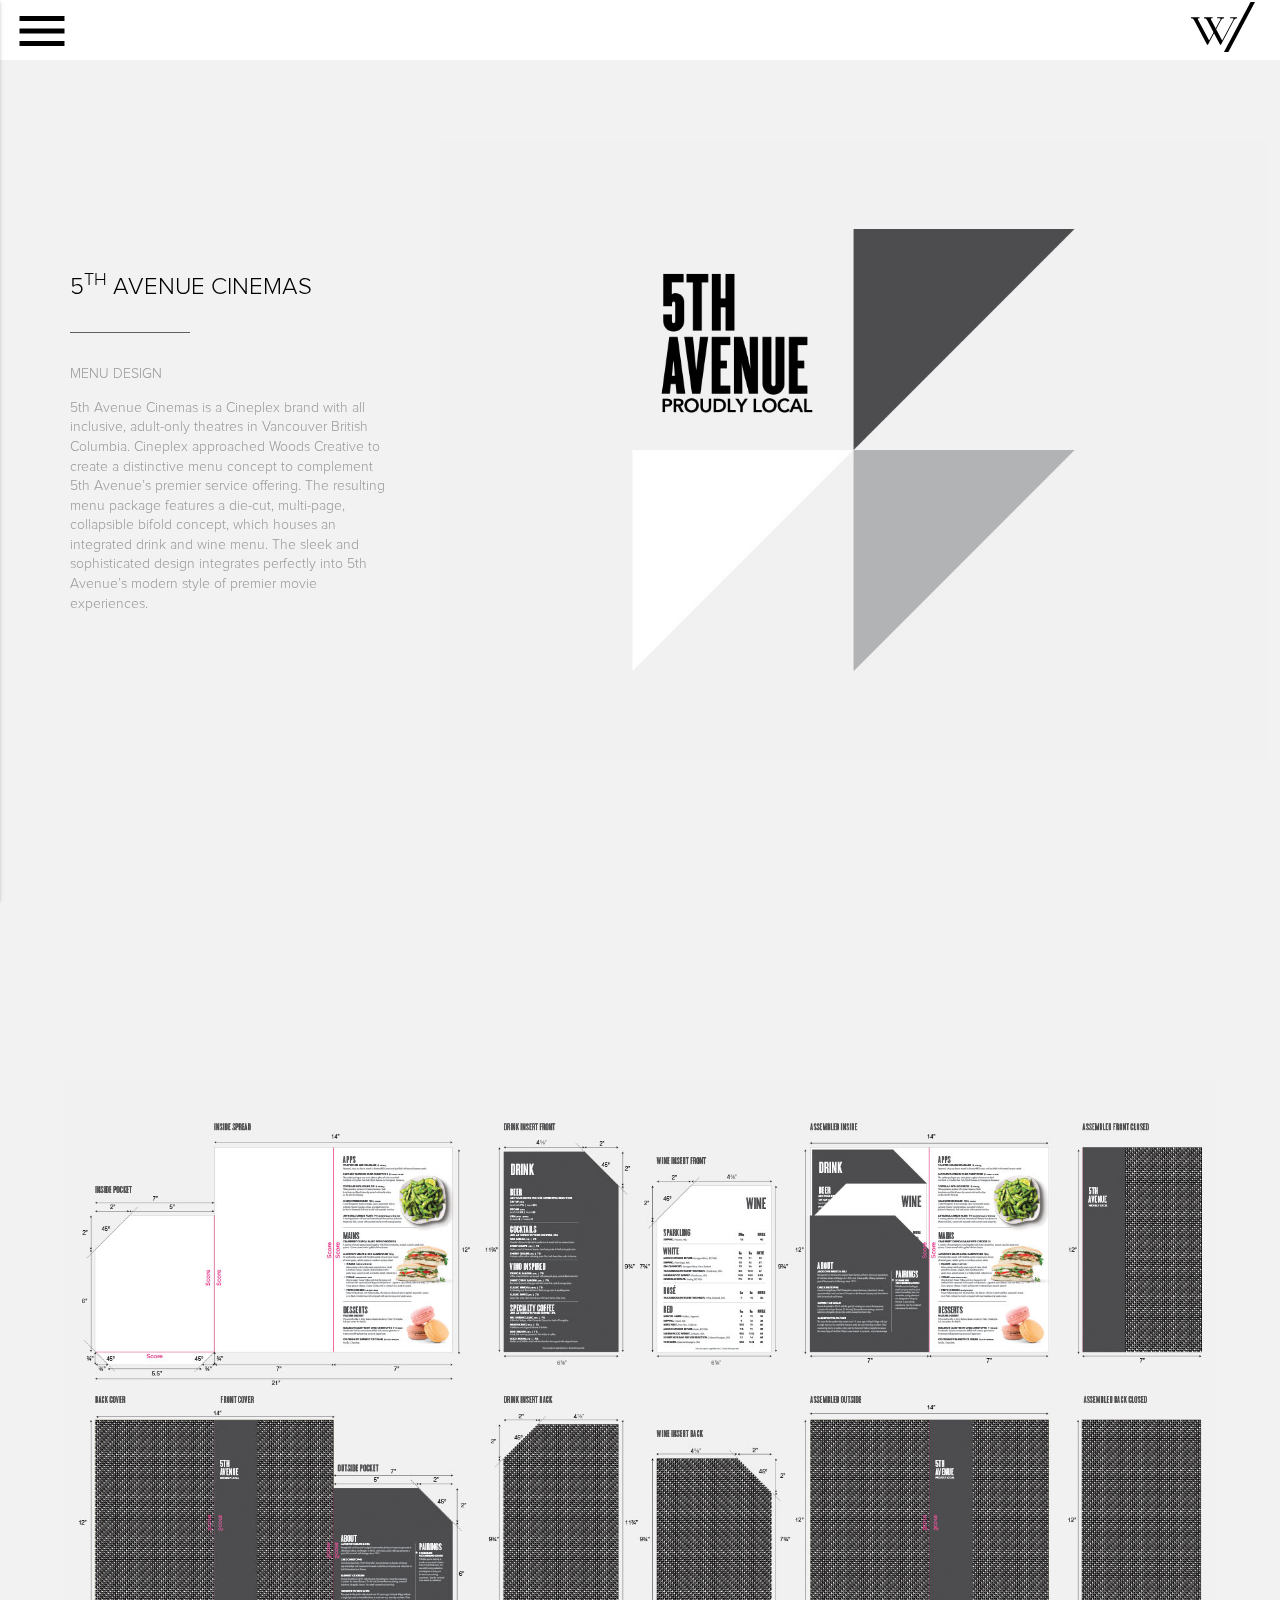
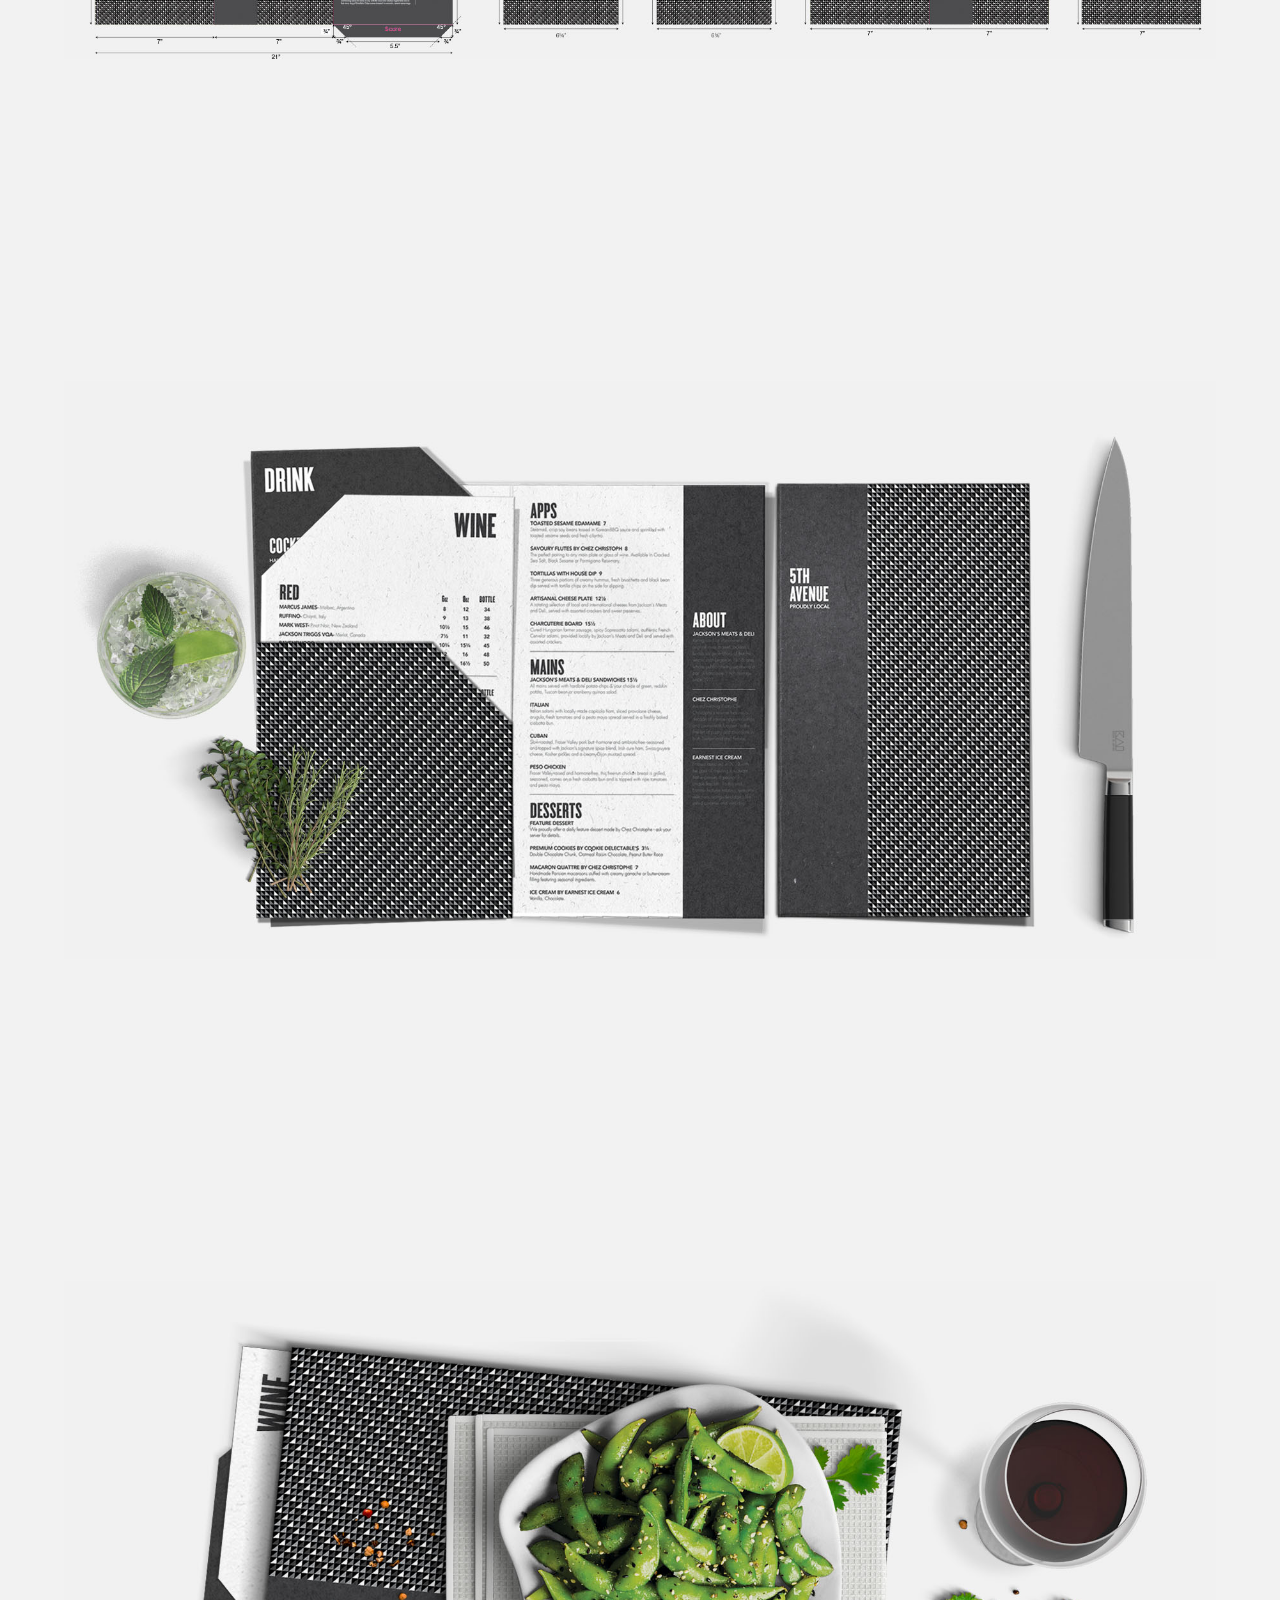
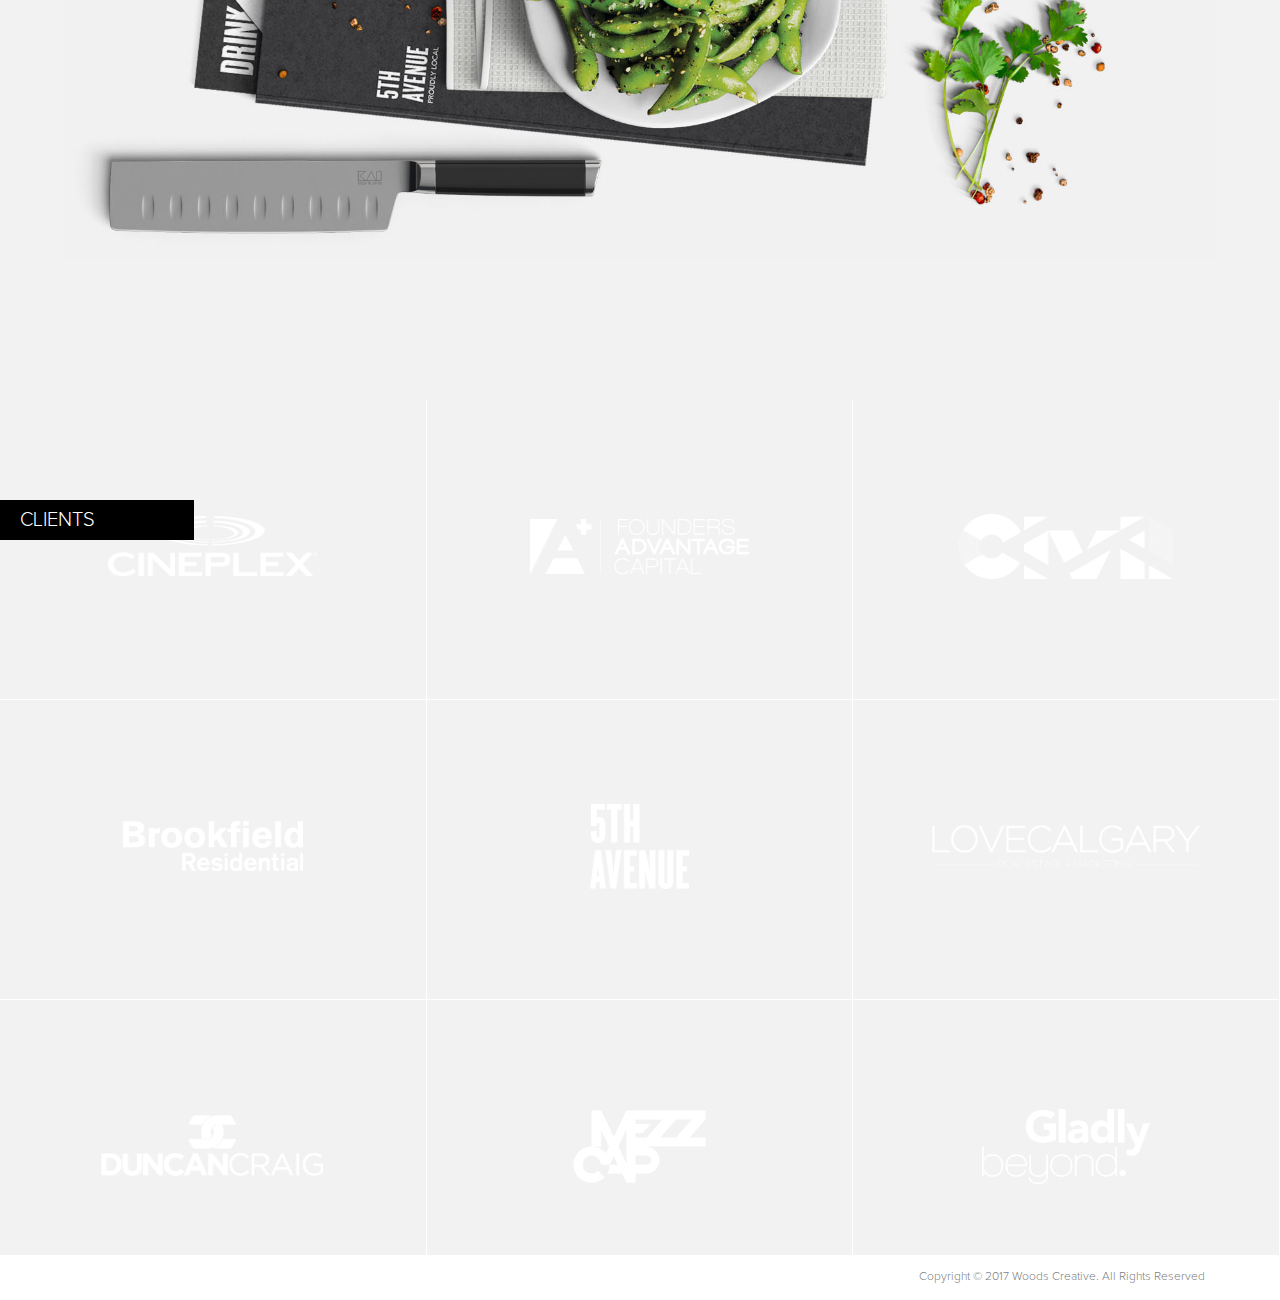
<file: portfolio-fifth-avenue.html>
<!DOCTYPE html>
<html lang="en">
    <head>
        <meta http-equiv="Content-Type" content="text/html; charset=UTF-8"/>
        <meta name="viewport" content="width=device-width, initial-scale=1, maximum-scale=1.0"/>
        <title>Woods Creative - Fifth Avenue</title>
        <meta name="Description" content="DesignW/Intent aesthetics agency alberta avenue better brand brands brookfield calgary canada cineplex clients collaborating collaborative combined company compliment contact corporations creative design designed development drive evaluation">
        <meta name="keywords" content="DesignW/Intent aesthetics agency alberta avenue better beverage brand brands brookfield building calgary canada canada's cineplex clients collaborating collaborative combined company competencies compliment contact copyright corporations creative design designed development drive elbow ellis email estate evaluation experience food great group guides hear highly hunt including info@woodscreative.ca informs initiatives inspire intelligence interested invites it’s joining legal let’s love measure message objectives partnerships perspectives philosophy phone policy portfolio privacy problem process ranging real reserved respected results richard rights satisfies sectors select social solutions solve step story strategy submit success suite talent team testament thoughtful time touch unique we’re who’s woods work years you’re ©woods">
        <meta property="og:type" content="website">
        <meta property="og:title" content="DesignW/Intent">
        <meta property="og:url" content="">
        <link rel="publisher" href="https://plus.google.com/+your_business_google_plus_id">

        <!-- Materialize Core CSS -->
        <link href="media/css/materialize.css" type="text/css" rel="stylesheet" media="screen"/>
        <!-- Theme CSS  -->
        <link href="media/css/swiper.min.css" type="text/css" rel="stylesheet"/>
        <link href="media/css/style.css" type="text/css" rel="stylesheet" media="screen"/>
        <link href="media/css/portfolio.css" type="text/css" rel="stylesheet" media="screen"/>
        <!-- Custom Fonts -->
        <link href="https://fonts.googleapis.com/icon?family=Material+Icons" rel="stylesheet">
        <script src="media/js/jquery-3.2.1.min.js"></script>
        <script src="media/js/scrolloverflow.min.js"></script>
        <script>
        /*    $(function() {


                $.scrollify({
                    section:".panel",
                    //sectionName:false,
                    scrollSpeed:700,
                    easing: "easeOutExpo",

                });





            });     */
        </script>
    </head>
    <body class="light-grey">
        <section class="panel">
            <!-- Header -->
            <div id="header-wrapper">
            <header>
                <div class="navbar-fixed">
                    <nav class="white z-depth-0">
                        <div class="nav-wrapper">
                            <a href="#" data-activates="slide-out" class="button-hamburger header-menu" role="button">
                                <i id="small-button-transform" class="material-icons">menu</i>
                                <!-- <button role="button" class="header-menu"></button> -->
                            </a>
                            <span class="nav-logo"><img class="wintent-logo-image"
                                src="media/img/logo/wintent-small-logo-black.svg" alt="wintent logo small"></span>
                        </div>
                    </nav>
                </div>
            </header>
            </div>
            <!-- Navigation Menu -->
            <aside class="side-nav style-nav" id="slide-out">
                <a class="boxclose" id="boxclose"></a>
                <a href="#first"><img id="wintent-white-logo" src="media/img/sidebar-logo/woodscreative.svg" alt="wintent white logo"/></a>
                <div>
                  <ul class="sidebar-nav">
                      <li><a id="screen-one" href="https://woods.frb.io#main">HOME</a></li>
                      <li><a id="screen-two" href="https://woods.frb.io#philosophy">PHILOSOPHY</a></li>
                      <li><a id="screen-three" href="https://woods.frb.io#process">PROCESS</a></li>
                      <li><a id="screen-four" href="https://woods.frb.io#competencies">COMPETENCIES</a></li>
                      <li><a id="screen-five" href="https://woods.frb.io#clients">CLIENTS</a></li>
                      <li><a id="screen-six" href="https://woods.frb.io#contact">CONTACT</a></li>
                  </ul>
                </div>
                <footer class="nav-footer">
                    <a href="https://www.instagram.com/woodscreativecanada/" target="_blank">
                    <button class="social">
                    <span>
                    <img class="social-icon" data-src="media/img/social-icons/gray/social-instagram-icon.svg"
                        data-hover="media/img/social-icons/white/social-instagram-icon.svg"
                        src="media/img/social-icons/gray/social-instagram-icon.svg" alt="instagram icon"/>
                    </span>
                    </button>
                    </a>
                    <a href="https://twitter.com/Woods_Creative" target="_blank">
                    <button class="social">
                    <span>
                    <img class="social-icon" data-src="media/img/social-icons/gray/social-twitter-icon.svg"
                        data-hover="media/img/social-icons/white/social-twitter-icon.svg"
                        src="media/img/social-icons/gray/social-twitter-icon.svg" alt="twitter icon"/>
                    </span>
                    </button>
                    </a>
                    <a href="https://www.facebook.com/woodscreativecanada/" target="_blank">
                    <button class="social">
                    <span>
                    <img class="social-icon" data-src="media/img/social-icons/gray/social-facebook-icon.svg"
                        data-hover="media/img/social-icons/white/social-facebook-icon.svg"
                        src="media/img/social-icons/gray/social-facebook-icon.svg" alt="facebook icon"/>
                    </span>
                    </button>
                    </a>
                    <a href="https://www.linkedin.com/company-beta/22348504" target="_blank">
                    <button class="social">
                    <span>
                    <img class="social-icon" data-src="media/img/social-icons/gray/social-linkedin-icon.svg"
                        data-hover="media/img/social-icons/white/social-linkedin-icon.svg"
                        src="media/img/social-icons/gray/social-linkedin-icon.svg" alt="linkedin icon"/>
                    </span>
                    </button>
                    </a>
                </footer>
            </aside>
        </section>
        <main>
            <!-- SECTION ONE -->
            <section id="main">
                <div class="row vh">
                    <div id="screen-one">
                        
                        <div class="col s12 m12 l8 push-l4 flex window-height">
                            <div class="valign-wrapper block-left">
                                <div class="employee-handbook-img-cont flex">

                                    <!-- <div class="brookfield-image-1"></div> -->

                                       <img id="fifthavenue-logo-main" class="responsive-img" src="media/img/fifth-avenue-portfolio/5thAvenue-01-Logo.jpg" />

                                </div>
                            </div>
                        </div>
                        <div class="col s12 m12 l4 pull-l8 flex no-padding window-height">
                            <div class="valign-wrapper block-left">
                                <div class="text-container main-section-text-padding">
                                <h2 class="paragraph-black-style">5<sup>TH</sup> AVENUE CINEMAS</h2>
                                <hr class="hr-align hr-gray">
                                <ul class="portfolio-ul">
                                    <li>
                                        <a href="#">MENU DESIGN</a>
                                    </li>
                                </ul>
                                <p class="grey-paragraph margin-paragraph">5th Avenue Cinemas is a Cineplex brand with all inclusive, adult-only theatres in Vancouver British Columbia. Cineplex approached Woods Creative to create a distinctive menu concept to complement 5th Avenue’s premier service offering. The resulting menu package features a die-cut, multi-page, collapsible bifold concept, which houses an integrated drink and wine menu. The sleek and sophisticated design integrates perfectly into 5th Avenue’s modern style of premier movie experiences.</p>
                                </div>
                                <!--<a class="btn waves-effect waves-light button-align btn-brookfield-previous">Previous</a>
                                <a class="btn waves-effect waves-light button-align btn-brookfield-next">Next</a>-->
                            </div>
                        </div>
                    </div>
                </div>
            </section>
            <!-- SECTION TWO -->
            <section id="screen-two" class="panel">
                <div class="row vh">

                        <div  class="row">
                            <p class="grey-paragraph employee-hb-det-txt">MENU DESIGN - <i>Print specifications</i></p>
                        </div>
                        <div class="img-cont flex">
                        <img class="responsive-img img-responsive-5th" src="media/img/fifth-avenue-portfolio/5thAvenue-02-Menu-Print-Spec.jpg" />
                        </div>

                </div>
            </section>
            <!-- SECTION THREE -->
            <section id="screen-three" class="panel">
                <div class="row vh">

                        <div  class="row">
                            <p class="grey-paragraph employee-hb-det-txt">MENU DESIGN - <i>Details</i></p>
                        </div>
                        <div class="img-cont flex">
                        <img class="responsive-img img-responsive-5th" src="media/img/fifth-avenue-portfolio/5thAvenue-03-Menu-Design.jpg" />
                        </div>

                </div>
            </section>
            <!-- SECTION FOUR -->
            <section id="screen-four" class="panel">
                <div class="row vh">

                        <div  class="row">
                            <p class="grey-paragraph employee-hb-det-txt">MENU DESIGN - <i>Details</i></p>
                        </div>
                        <div class="img-cont flex">
                        <img  class="responsive-img img-responsive-5th" src="media/img/fifth-avenue-portfolio/5thAvenue-04-Menu-Design.jpg" />
                        </div>

                </div>
            </section>
            <!-- SECTION FIVE -->
            <section id="screen-five" class="panel">
                <div class="row vh-95">
                    <div id="container-5" class="swiper-container swiper-container-horizontal">
                        <div class="page-title-rectangle-absolute black valign-wrapper">
                            <p class="white-text title-text">Clients</p>
                        </div>
                        <div class="swiper-wrapper">
                            <div class="col s4 m4 l4 xl4 no-padding swiper-slide">
                                <a href="portfolio-cineplex.html" rel="next">
                                    <div id="1" class="item b valign-wrapper">
                                        <span><img class="work-icon" style="height: 60px;" data-src="media/img/work-logos/white/cineplex.png" alt="cineplex logo"
                                            data-hover="media/img/work-logos/black/cineplex.png"
                                            src="media/img/work-logos/white/cineplex.png"></span>
                                    </div>
                                </a>
                                <a href="portfolio-brookfield.html" rel="next">
                                    <div class="item b valign-wrapper">
                                        <span><img class="work-icon" style="height: 50px;" data-src="media/img/work-logos/white/brookfield.png" alt="brookfield logo"
                                            data-hover="media/img/work-logos/black/brookfield.png"
                                            src="media/img/work-logos/white/brookfield.png"></span>
                                    </div>
                                </a>
                                <a href="portfolio-duncan-craig.html" rel="next">
                                    <div class="item b valign-wrapper">
                                        <span><img class="work-icon" data-src="media/img/work-logos/white/duncan-craig.png" alt="duncancraig logo"
                                            data-hover="media/img/work-logos/black/duncan-craig.png"
                                            src="media/img/work-logos/white/duncan-craig.png"></span>
                                    </div>
                                </a>
                            </div>
                            <div class="col s4 m4 l4 xl4 no-padding swiper-slide">
                                <a href="portfolio-founders-advantage-capital.html" rel="next">
                                    <div class="item b valign-wrapper">
                                        <span><img class="work-icon"  style="height: 55px;"
                                            data-src="media/img/work-logos/white/founders-advantage-captial.png" alt="founders advantage capita logo"
                                            data-hover="media/img/work-logos/black/founders-advantage-captial.png"
                                            src="media/img/work-logos/white/founders-advantage-captial.png"></span>
                                    </div>
                                </a>
                                <a href="portfolio-fifth-avenue.html" rel="next">
                                    <div class="item b valign-wrapper">
                                        <span><img class="work-icon" style="height: 85px;" data-src="media/img/work-logos/white/5th-avenue.png" alt="5th Avenue"
                                            data-hover="media/img/work-logos/black/5th-avenue.png"
                                            src="media/img/work-logos/white/5th-avenue.png"></span>
                                    </div>
                                </a>
                                <a href="portfolio-mezzcap.html" rel="next">
                                    <div class="item b valign-wrapper">
                                        <span><img class="work-icon" style="height: 75px;" data-src="media/img/work-logos/white/mezzcap.png" alt="MezzCap"
                                            data-hover="media/img/work-logos/black/mezzcap.png"
                                            src="media/img/work-logos/white/mezzcap.png"></span>
                                    </div>
                                </a>
                            </div>
                            <div class="col s4 m4 l4 xl4 no-padding swiper-slide">
                                <a href="portfolio-civil-beer.html" rel="next">
                                    <div class="item b valign-wrapper">
                                        <span><img class="work-icon" data-src="media/img/work-logos/white/civil-beer-co.png" alt="Civil Beer Co."
                                            data-hover="media/img/work-logos/black/civil-beer-co.png"
                                            src="media/img/work-logos/white/civil-beer-co.png"></span>
                                    </div>
                                </a>
                                <a href="portfolio-love-calgary.html" rel="next">
                                    <div class="item b valign-wrapper">
                                        <span><img class="work-icon"  style="height: 45px;" data-src="media/img/work-logos/white/love-calgary.png" alt="Love Calgary"
                                            data-hover="media/img/work-logos/black/love-calgary.png"
                                            src="media/img/work-logos/white/love-calgary.png"></span>
                                    </div>
                                </a>
                                <a href="portfolio-gladly-beyond.html" rel="next">
                                    <div class="item b valign-wrapper">
                                        <span><img class="work-icon"  style="height: 75px;" data-src="media/img/work-logos/white/gladly-beyond.png" alt="gladly beyond logo"
                                            data-hover="media/img/work-logos/black/gladly-beyond.png"
                                            src="media/img/work-logos/white/gladly-beyond.png"></span>
                                    </div>
                                </a>
                            </div>
                        </div>
                        <div class="swiper-pagination swiper-pagination-clickable swiper-pagination-bullets"><span class="swiper-pagination-bullet bullet-black"></span><span class="swiper-pagination-bullet bullet-black"></span><span class="swiper-pagination-bullet bullet-black"></span></div>
                    </div>
                </div>

                    <div class="row vh-5">
                    <footer class="footer-brookfield">
                      <div class="footer-copyright right-align">
                          <ul class="footer-list">
                              <li><a href="#"><span class="footer-item no-right-border">Copyright &copy; 2017 Woods Creative. All Rights Reserved</span></a></li>
                          </ul>
                      </div>

                </footer>
                </div>
                </div>
            </section>
        </main>
        <!--  Scripts-->
        <script src="media/js/materialize.js"></script>
        <script src="media/js/swiper.min.js"></script>
        <script src="media/js/jquery.scrollto.js"></script>
        <script src="media/js/bodymovin_light.min.js"></script>
        <script src="media/js/app.js"></script>
        <script src="media/js/portfolio.js"></script>
        <!--
            <script src="media/js/materialize.js"></script>
            <script src="media/js/init.js"></script>
            <script src="media/js/swiper.jquery.min.js"></script>
            <script src="media/js/swiper.min.js"></script>
            <script src="media/js/app.js"></script> -->
        
        <script type="text/javascript">
            /*   ;(function () {
                   'use strict';

                   var menuManager = (function() {
                       var menu = document.body,
                           menuClass = menu.className,
                           isMenuOpen = false;

                       return {
                           show: function() {
                               menu.className = menuClass + " menu-open";
                               isMenuOpen = true;
                           },
                           hide: function() {
                               menu.className = menuClass;
                               isMenuOpen = false;
                           },
                           isOpen: function() {
                               return isMenuOpen;
                           }
                       };
                   })();

                   document.getElementsByClassName('button-hamburger')[0].onclick = function(e) {
                       if (menuManager.isOpen()) {
                           menuManager.hide();
                       } else {
                           menuManager.show();
                       }
                   };
               })(); */
        </script>
    </body>
</html>
</file>
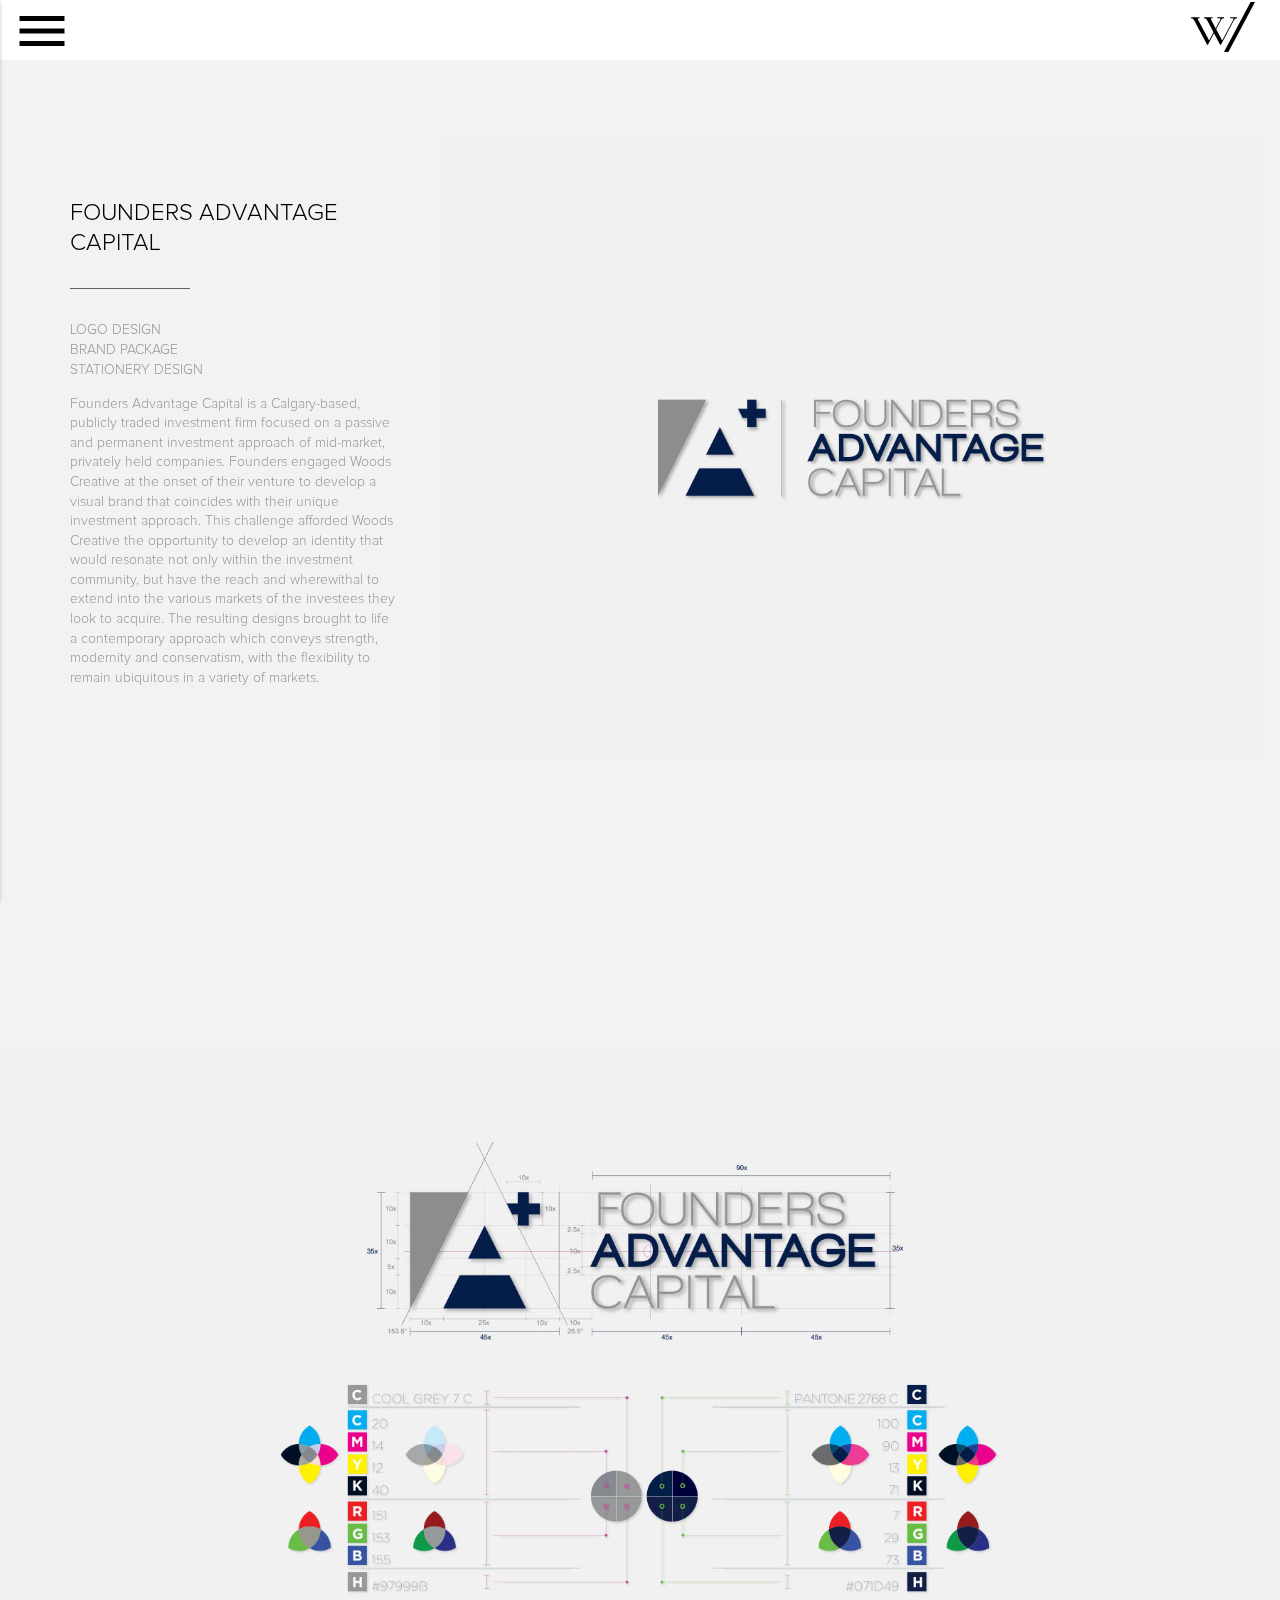
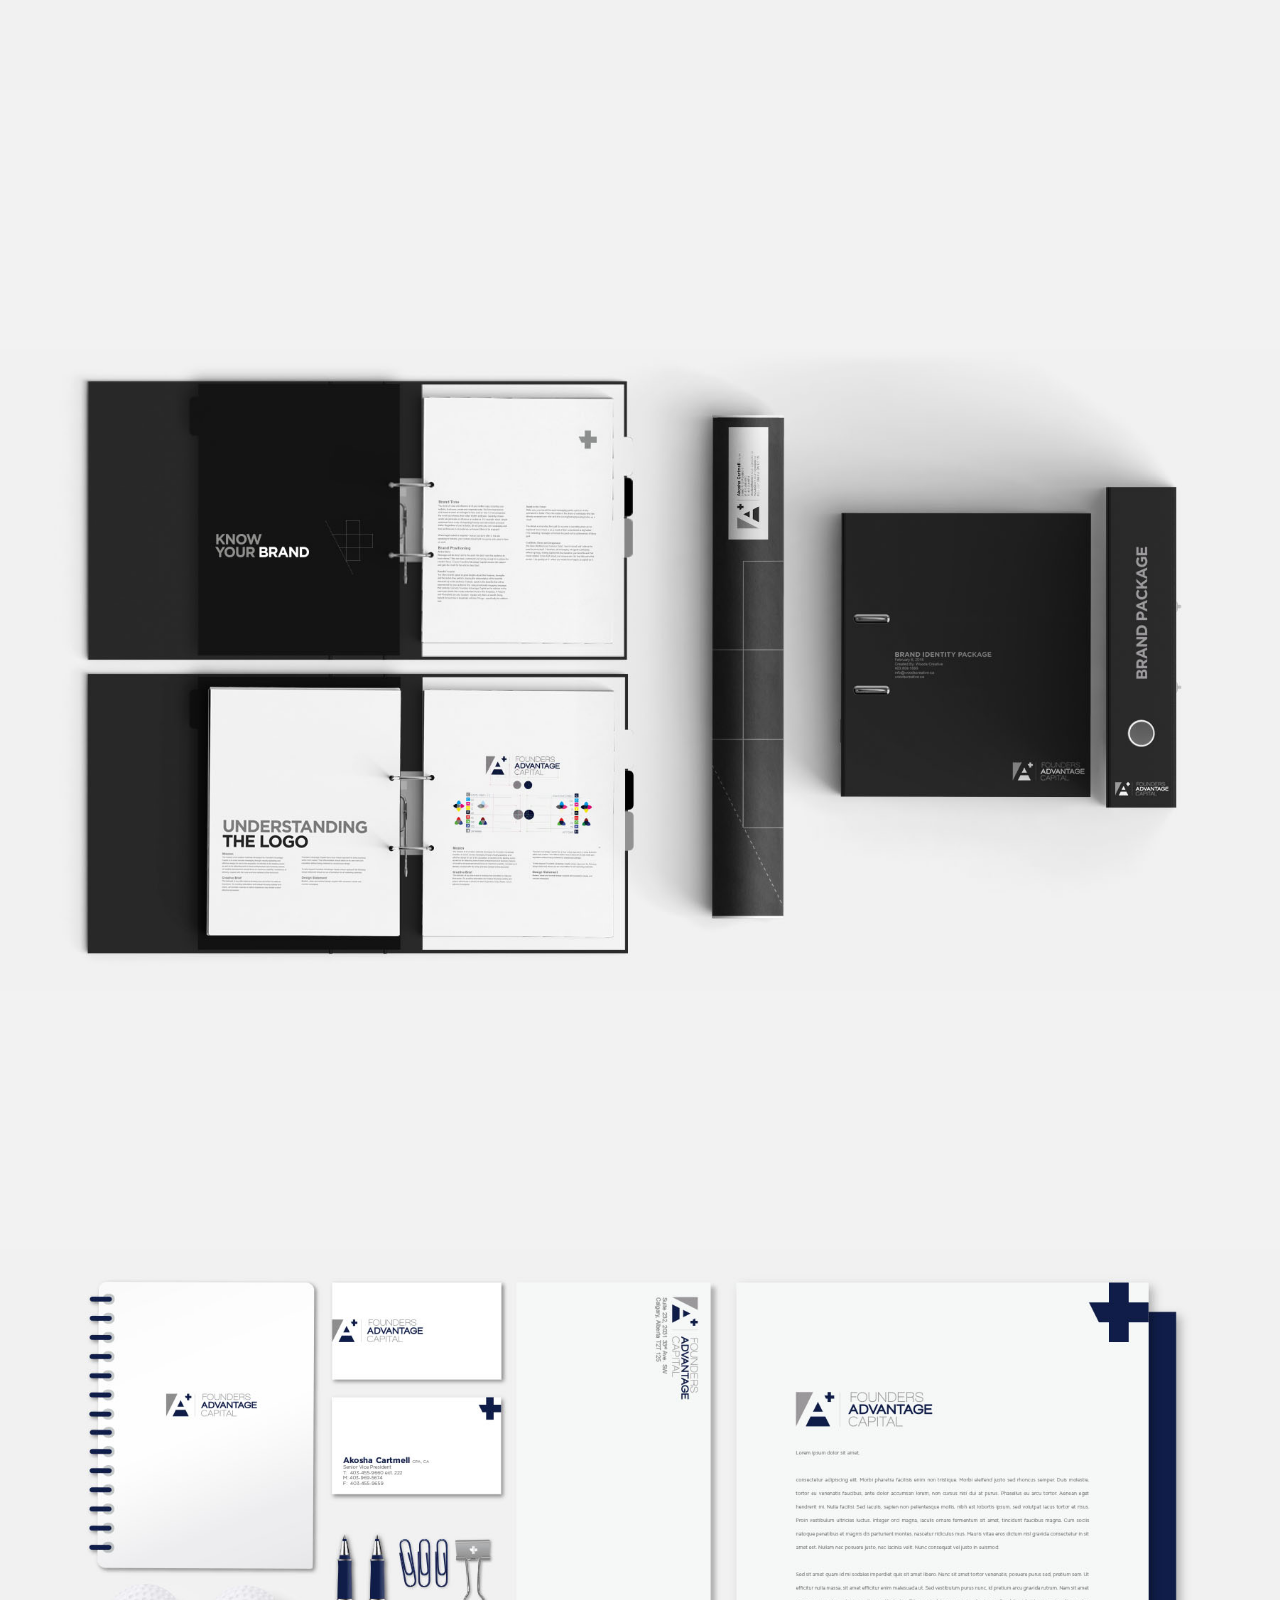
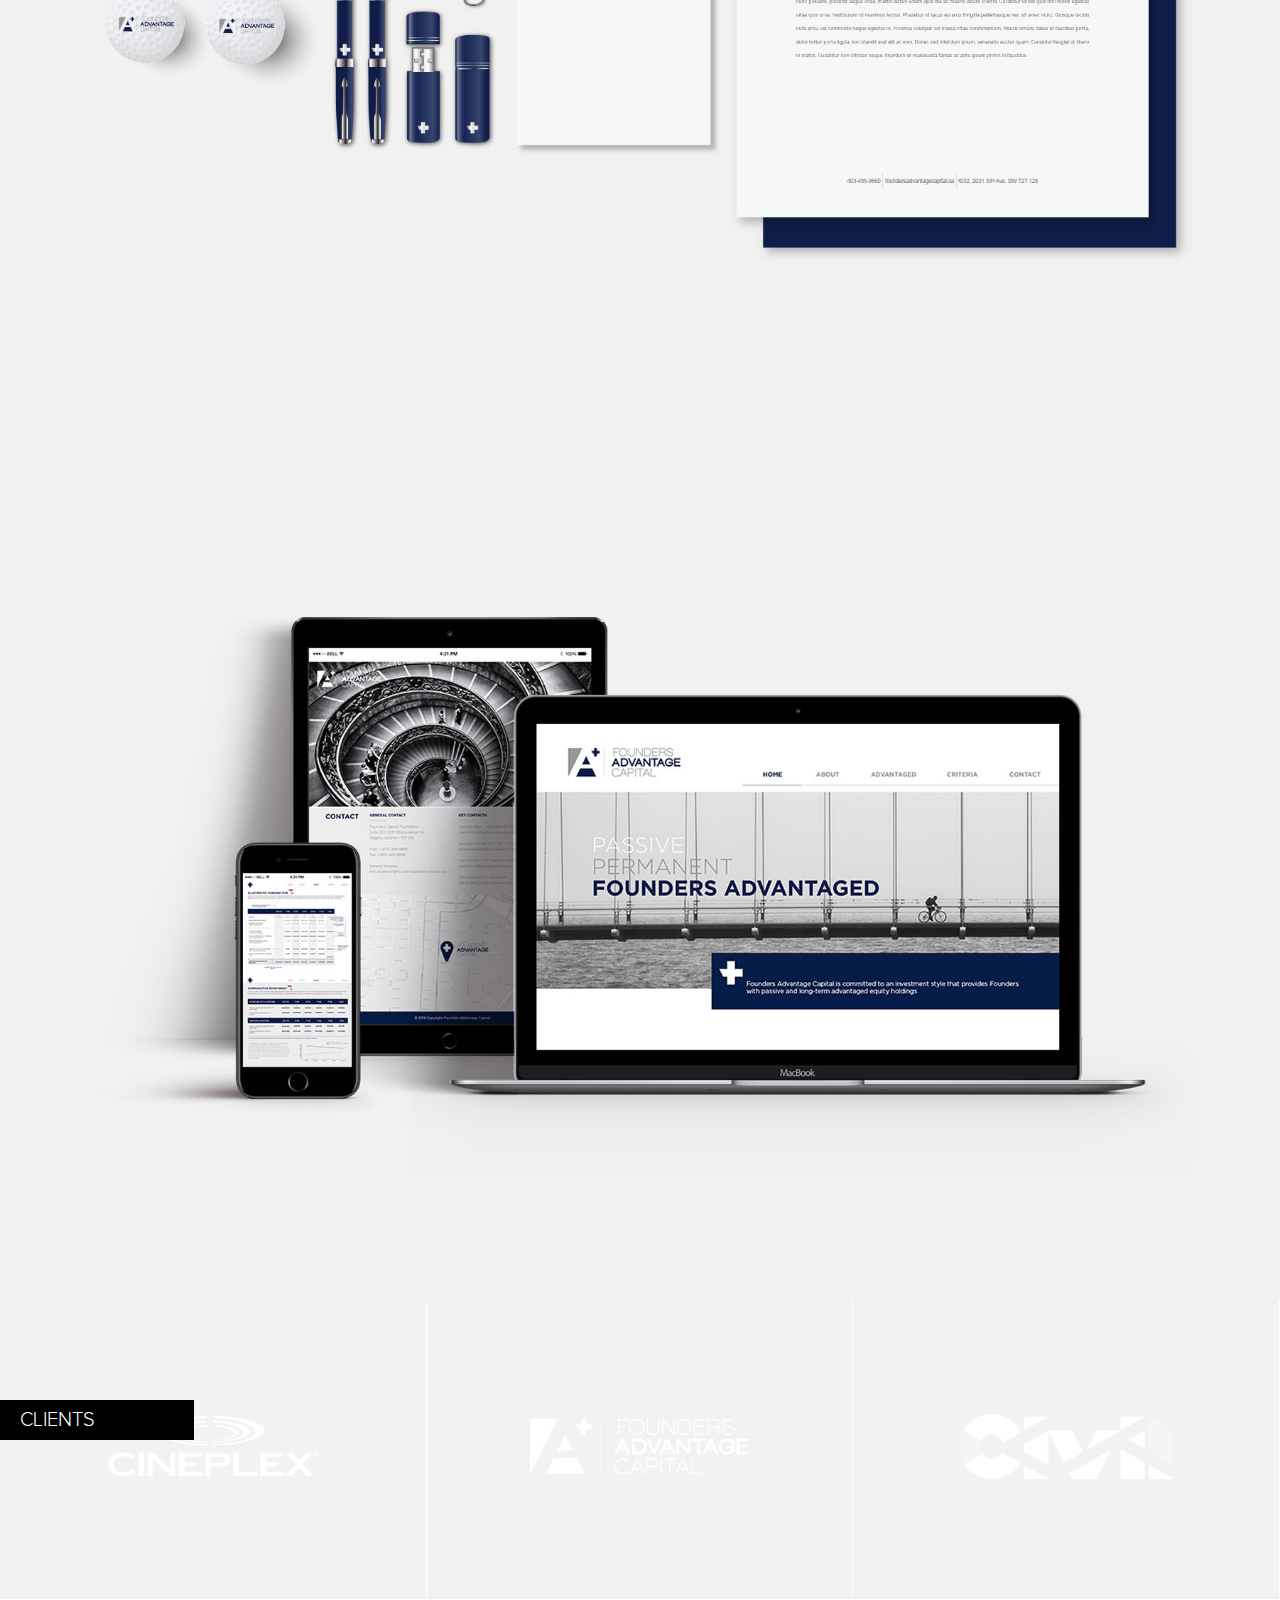
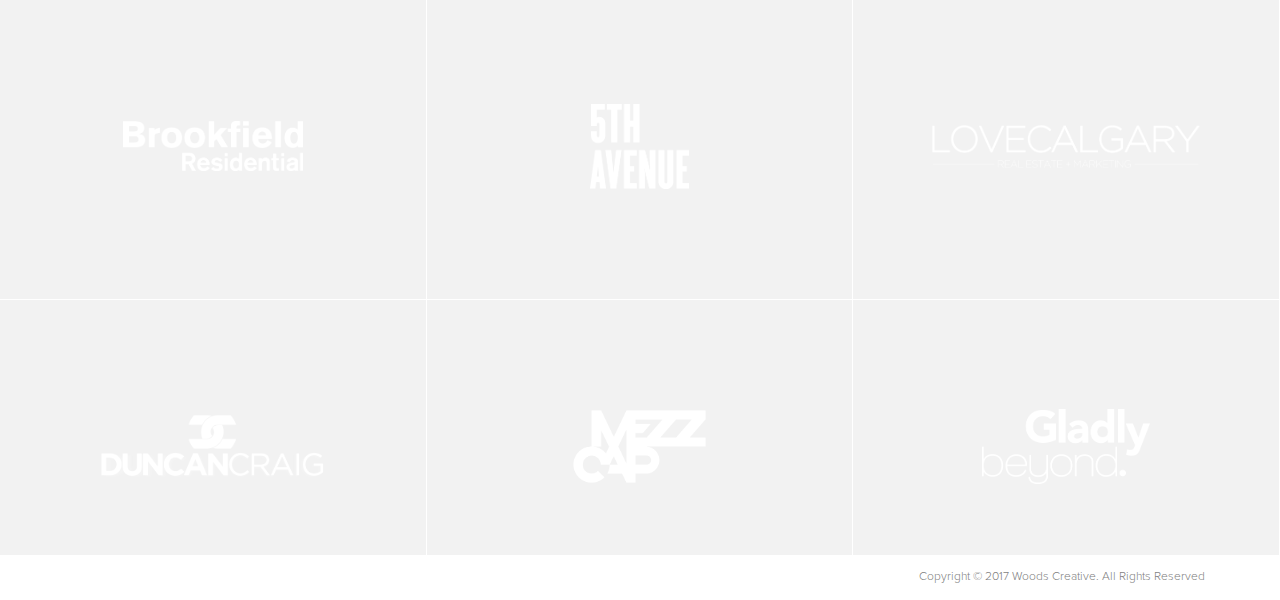
<file: portfolio-founders-advantage-capital.html>
<!DOCTYPE html>
<html lang="en">
    <head>
        <meta http-equiv="Content-Type" content="text/html; charset=UTF-8"/>
        <meta name="viewport" content="width=device-width, initial-scale=1, maximum-scale=1.0"/>
        <title>Woods Creative - Founders Advantage Capital</title>
        <meta name="Description" content="DesignW/Intent aesthetics agency alberta avenue better brand brands brookfield calgary canada cineplex clients collaborating collaborative combined company compliment contact corporations creative design designed development drive evaluation">
        <meta name="keywords" content="DesignW/Intent aesthetics agency alberta avenue better beverage brand brands brookfield building calgary canada canada's cineplex clients collaborating collaborative combined company competencies compliment contact copyright corporations creative design designed development drive elbow ellis email estate evaluation experience food great group guides hear highly hunt including info@woodscreative.ca informs initiatives inspire intelligence interested invites it’s joining legal let’s love measure message objectives partnerships perspectives philosophy phone policy portfolio privacy problem process ranging real reserved respected results richard rights satisfies sectors select social solutions solve step story strategy submit success suite talent team testament thoughtful time touch unique we’re who’s woods work years you’re ©woods">
        <meta property="og:type" content="website">
        <meta property="og:title" content="DesignW/Intent">
        <meta property="og:url" content="">
        <link rel="publisher" href="https://plus.google.com/+your_business_google_plus_id">

        <!-- Materialize Core CSS -->
        <link href="media/css/materialize.css" type="text/css" rel="stylesheet" media="screen"/>
        <!-- Theme CSS  -->
        <link href="media/css/swiper.min.css" type="text/css" rel="stylesheet"/>
        <link href="media/css/style.css" type="text/css" rel="stylesheet" media="screen"/>
        <link href="media/css/portfolio.css" type="text/css" rel="stylesheet" media="screen"/>
        <!-- Custom Fonts -->
        <link href="https://fonts.googleapis.com/icon?family=Material+Icons" rel="stylesheet">
        <script src="media/js/jquery-3.2.1.min.js"></script>
        <script src="media/js/scrolloverflow.min.js"></script>
        <script>
        /*    $(function() {


                $.scrollify({
                    section:".panel",
                    //sectionName:false,
                    scrollSpeed:700,
                    easing: "easeOutExpo",

                });





            });     */
        </script>
    </head>
    <body class="light-grey">
        <section class="panel">
            <!-- Header -->
            <div id="header-wrapper">
            <header>
                <div class="navbar-fixed">
                    <nav class="white z-depth-0">
                        <div class="nav-wrapper">
                            <a href="#" data-activates="slide-out" class="button-hamburger header-menu" role="button">
                                <i id="small-button-transform" class="material-icons">menu</i>
                                <!-- <button role="button" class="header-menu"></button> -->
                            </a>
                            <span class="nav-logo"><img class="wintent-logo-image"
                                src="media/img/logo/wintent-small-logo-black.svg" alt="wintent logo small"></span>
                        </div>
                    </nav>
                </div>
            </header>
            </div>
            <!-- Navigation Menu -->
            <aside class="side-nav style-nav" id="slide-out">
                <a class="boxclose" id="boxclose"></a>
                <a href="#first"><img id="wintent-white-logo" src="media/img/sidebar-logo/woodscreative.svg" alt="wintent white logo"/></a>
                <div>
                  <ul class="sidebar-nav">
                      <li><a id="screen-one" href="https://woods.frb.io#main">HOME</a></li>
                      <li><a id="screen-two" href="https://woods.frb.io#philosophy">PHILOSOPHY</a></li>
                      <li><a id="screen-three" href="https://woods.frb.io#process">PROCESS</a></li>
                      <li><a id="screen-four" href="https://woods.frb.io#competencies">COMPETENCIES</a></li>
                      <li><a id="screen-five" href="https://woods.frb.io#clients">CLIENTS</a></li>
                      <li><a id="screen-six" href="https://woods.frb.io#contact">CONTACT</a></li>
                  </ul>
                </div>
                <footer class="nav-footer">
                    <a href="https://www.instagram.com/woodscreativecanada/" target="_blank">
                    <button class="social">
                    <span>
                    <img class="social-icon" data-src="media/img/social-icons/gray/social-instagram-icon.svg"
                        data-hover="media/img/social-icons/white/social-instagram-icon.svg"
                        src="media/img/social-icons/gray/social-instagram-icon.svg" alt="instagram icon"/>
                    </span>
                    </button>
                    </a>
                    <a href="https://twitter.com/Woods_Creative" target="_blank">
                    <button class="social">
                    <span>
                    <img class="social-icon" data-src="media/img/social-icons/gray/social-twitter-icon.svg"
                        data-hover="media/img/social-icons/white/social-twitter-icon.svg"
                        src="media/img/social-icons/gray/social-twitter-icon.svg" alt="twitter icon"/>
                    </span>
                    </button>
                    </a>
                    <a href="https://www.facebook.com/woodscreativecanada/" target="_blank">
                    <button class="social">
                    <span>
                    <img class="social-icon" data-src="media/img/social-icons/gray/social-facebook-icon.svg"
                        data-hover="media/img/social-icons/white/social-facebook-icon.svg"
                        src="media/img/social-icons/gray/social-facebook-icon.svg" alt="facebook icon"/>
                    </span>
                    </button>
                    </a>
                    <a href="https://www.linkedin.com/company-beta/22348504" target="_blank">
                    <button class="social">
                    <span>
                    <img class="social-icon" data-src="media/img/social-icons/gray/social-linkedin-icon.svg"
                        data-hover="media/img/social-icons/white/social-linkedin-icon.svg"
                        src="media/img/social-icons/gray/social-linkedin-icon.svg" alt="linkedin icon"/>
                    </span>
                    </button>
                    </a>
                </footer>
            </aside>
        </section>
        <main>
            <!-- SECTION ONE -->
            <section id="main">
                <div class="row vh">
                    <div id="screen-one">
                        
                        <div class="col s12 m12 l8 push-l4 flex window-height">
                            <div class="valign-wrapper block-left">
                                <div class="employee-handbook-img-cont flex">

                                    <!-- <div class="brookfield-image-1"></div> -->

                                       <img id="founders-title-logo" class="responsive-img" src="media/img/founders-advantage-capital-portfolio/Founders-01-Logo.jpg" />

                                </div>
                            </div>
                        </div>
                        <div class="col s12 m12 l4 pull-l8 flex no-padding window-height">
                            <div class="valign-wrapper block-left">
                                <div class="text-container main-section-text-padding">
                                <h2 class="paragraph-black-style">FOUNDERS ADVANTAGE CAPITAL</h2>
                                <hr class="hr-align hr-gray">
                                <ul class="portfolio-ul">
                                    <li>
                                        <a href="#">LOGO DESIGN</a>
                                    </li>
                                    <li>
                                        <a href="#">BRAND PACKAGE</a>
                                    </li>
                                    <li>
                                        <a href="#">STATIONERY DESIGN</a>
                                    </li>
                                </ul>
                                <p class="grey-paragraph margin-paragraph">Founders Advantage Capital is a Calgary-based, publicly traded investment firm focused on a passive and permanent investment approach of mid-market, privately held companies. Founders engaged Woods Creative at the onset of their venture to develop a visual brand that coincides with their unique investment approach. This challenge afforded Woods Creative the opportunity to develop an identity that would resonate not only within the investment community, but have the reach and wherewithal to extend into the various markets of the investees they look to acquire. The resulting designs brought to life a contemporary approach which conveys strength, modernity and conservatism, with the flexibility to remain ubiquitous in a variety of markets.</p>
                                </div>
                                <!--a class="btn waves-effect waves-light button-align btn-brookfield-previous">Previous</a>
                                <a class="btn waves-effect waves-light button-align btn-brookfield-next">Next</a>-->
                            </div>
                        </div>
                    </div>
                </div>
            </section>
            <!-- SECTION TWO -->
            <section id="screen-two" class="panel">
                <div class="row vh">

                        <div  class="row">
                            <p class="grey-paragraph employee-hb-det-txt">LOGO DESIGN - <i>Details</i></p>
                        </div>
                        <div class="img-cont flex">
                        <img id="founders-advantage-logo-design" class="responsive-img svg-portfolio-img" src="media/img/founders-advantage-capital-portfolio/Founders-02-Logo-Detail.jpg" />
                        </div>

                </div>
            </section>
            <!-- SECTION THREE -->
            <section id="screen-three" class="panel">
                <div class="row vh">

                        <div  class="row">
                            <p class="grey-paragraph employee-hb-det-txt">BRAND PACKAGE</p>
                        </div>
                        <div class="img-cont flex">
                        <img class="responsive-img" src="media/img/founders-advantage-capital-portfolio/Founders-03-Brand-Package.jpg" />
                        </div>

                </div>
            </section>
            <!-- SECTION FOUR -->
            <section id="screen-five" class="panel">
                <div class="row vh">

                        <div  class="row">
                            <p class="grey-paragraph employee-hb-det-txt">STATIONERY PACKAGE</p>
                        </div>
                        <div class="img-cont flex">
                        <img  class="responsive-img" src="media/img/founders-advantage-capital-portfolio/Founders-04-Stationary-Package.jpg" />
                        </div>

                </div>
            </section>
            <!-- SECTION FIVE -->
            <section id="screen-six" class="panel">
                <div class="row vh">

                        <div  class="row">
                            <p class="grey-paragraph employee-hb-det-txt">WEBSITE DESIGN</p>
                        </div>
                        <div class="img-cont flex">
                        <img  class="responsive-img" src="media/img/founders-advantage-capital-portfolio/Founders-05-Website-Design.jpg" />
                        </div>

                </div>
            </section>
            <!-- SECTION SIX -->
            <section id="screen-seven" class="panel">
                <div class="row vh-95">
                    <div id="container-5" class="swiper-container swiper-container-horizontal">
                        <div class="page-title-rectangle-absolute black valign-wrapper">
                            <p class="white-text title-text">Clients</p>
                        </div>
                        <div class="swiper-wrapper">
                            <div class="col s4 m4 l4 xl4 no-padding swiper-slide">
                                <a href="portfolio-cineplex.html" rel="next">
                                    <div id="1" class="item b valign-wrapper">
                                        <span><img class="work-icon" style="height: 60px;" data-src="media/img/work-logos/white/cineplex.png" alt="cineplex logo"
                                            data-hover="media/img/work-logos/black/cineplex.png"
                                            src="media/img/work-logos/white/cineplex.png"></span>
                                    </div>
                                </a>
                                <a href="portfolio-brookfield.html" rel="next">
                                    <div class="item b valign-wrapper">
                                        <span><img class="work-icon" style="height: 50px;" data-src="media/img/work-logos/white/brookfield.png" alt="brookfield logo"
                                            data-hover="media/img/work-logos/black/brookfield.png"
                                            src="media/img/work-logos/white/brookfield.png"></span>
                                    </div>
                                </a>
                                <a href="portfolio-duncan-craig.html" rel="next">
                                    <div class="item b valign-wrapper">
                                        <span><img class="work-icon" data-src="media/img/work-logos/white/duncan-craig.png" alt="duncancraig logo"
                                            data-hover="media/img/work-logos/black/duncan-craig.png"
                                            src="media/img/work-logos/white/duncan-craig.png"></span>
                                    </div>
                                </a>
                            </div>
                            <div class="col s4 m4 l4 xl4 no-padding swiper-slide">
                                <a href="portfolio-founders-advantage-capital.html" rel="next">
                                    <div class="item b valign-wrapper">
                                        <span><img class="work-icon"  style="height: 55px;"
                                            data-src="media/img/work-logos/white/founders-advantage-captial.png" alt="founders advantage capita logo"
                                            data-hover="media/img/work-logos/black/founders-advantage-captial.png"
                                            src="media/img/work-logos/white/founders-advantage-captial.png"></span>
                                    </div>
                                </a>
                                <a href="portfolio-fifth-avenue.html" rel="next">
                                    <div class="item b valign-wrapper">
                                        <span><img class="work-icon" style="height: 85px;" data-src="media/img/work-logos/white/5th-avenue.png" alt="5th Avenue"
                                            data-hover="media/img/work-logos/black/5th-avenue.png"
                                            src="media/img/work-logos/white/5th-avenue.png"></span>
                                    </div>
                                </a>
                                <a href="portfolio-mezzcap.html" rel="next">
                                    <div class="item b valign-wrapper">
                                        <span><img class="work-icon" style="height: 75px;" data-src="media/img/work-logos/white/mezzcap.png" alt="MezzCap"
                                            data-hover="media/img/work-logos/black/mezzcap.png"
                                            src="media/img/work-logos/white/mezzcap.png"></span>
                                    </div>
                                </a>
                            </div>
                            <div class="col s4 m4 l4 xl4 no-padding swiper-slide">
                                <a href="portfolio-civil-beer.html" rel="next">
                                    <div class="item b valign-wrapper">
                                        <span><img class="work-icon" data-src="media/img/work-logos/white/civil-beer-co.png" alt="Civil Beer Co."
                                            data-hover="media/img/work-logos/black/civil-beer-co.png"
                                            src="media/img/work-logos/white/civil-beer-co.png"></span>
                                    </div>
                                </a>
                                <a href="portfolio-love-calgary.html" rel="next">
                                    <div class="item b valign-wrapper">
                                        <span><img class="work-icon"  style="height: 45px;" data-src="media/img/work-logos/white/love-calgary.png" alt="Love Calgary"
                                            data-hover="media/img/work-logos/black/love-calgary.png"
                                            src="media/img/work-logos/white/love-calgary.png"></span>
                                    </div>
                                </a>
                                <a href="portfolio-gladly-beyond.html" rel="next">
                                    <div class="item b valign-wrapper">
                                        <span><img class="work-icon"  style="height: 75px;" data-src="media/img/work-logos/white/gladly-beyond.png" alt="gladly beyond logo"
                                            data-hover="media/img/work-logos/black/gladly-beyond.png"
                                            src="media/img/work-logos/white/gladly-beyond.png"></span>
                                    </div>
                                </a>
                            </div>
                        </div>
                        <div class="swiper-pagination swiper-pagination-clickable swiper-pagination-bullets"><span class="swiper-pagination-bullet bullet-black"></span><span class="swiper-pagination-bullet bullet-black"></span><span class="swiper-pagination-bullet bullet-black"></span></div>
                    </div>
                </div>

                    <div class="row vh-5">
                    <footer class="footer-brookfield">
                      <div class="footer-copyright right-align">
                          <ul class="footer-list">
                              <li><a href="#"><span class="footer-item no-right-border">Copyright &copy; 2017 Woods Creative. All Rights Reserved</span></a></li>
                          </ul>
                      </div>

                </footer>
                </div>
                </div>
            </section>
        </main>
        <!--  Scripts-->
        <script src="media/js/materialize.js"></script>
        <script src="media/js/swiper.min.js"></script>
        <script src="media/js/jquery.scrollto.js"></script>
        <script src="media/js/bodymovin_light.min.js"></script>
        <script src="media/js/app.js"></script>
        <script src="media/js/portfolio.js"></script>
        <!--
            <script src="media/js/materialize.js"></script>
            <script src="media/js/init.js"></script>
            <script src="media/js/swiper.jquery.min.js"></script>
            <script src="media/js/swiper.min.js"></script>
            <script src="media/js/app.js"></script> -->
        
        <script type="text/javascript">
            /*   ;(function () {
                   'use strict';

                   var menuManager = (function() {
                       var menu = document.body,
                           menuClass = menu.className,
                           isMenuOpen = false;

                       return {
                           show: function() {
                               menu.className = menuClass + " menu-open";
                               isMenuOpen = true;
                           },
                           hide: function() {
                               menu.className = menuClass;
                               isMenuOpen = false;
                           },
                           isOpen: function() {
                               return isMenuOpen;
                           }
                       };
                   })();

                   document.getElementsByClassName('button-hamburger')[0].onclick = function(e) {
                       if (menuManager.isOpen()) {
                           menuManager.hide();
                       } else {
                           menuManager.show();
                       }
                   };
               })(); */
        </script>
    </body>
</html>
</file>
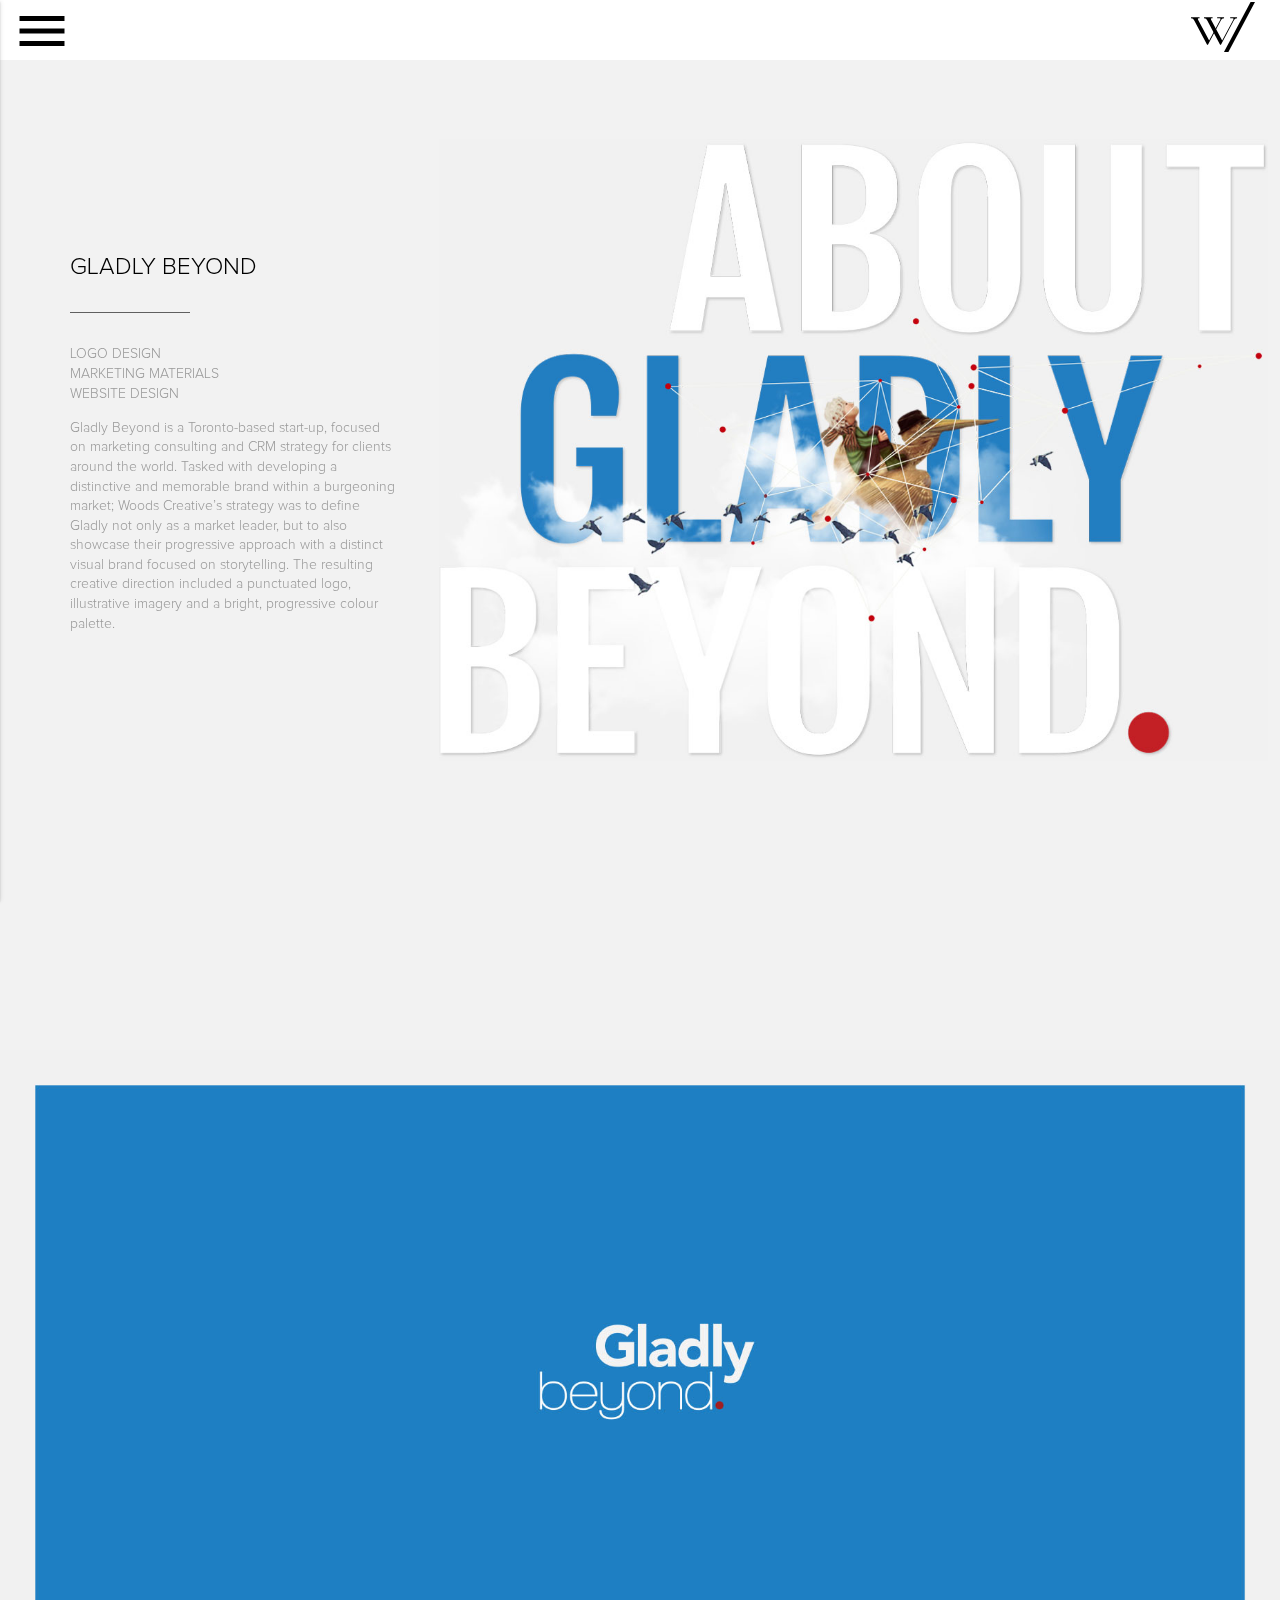
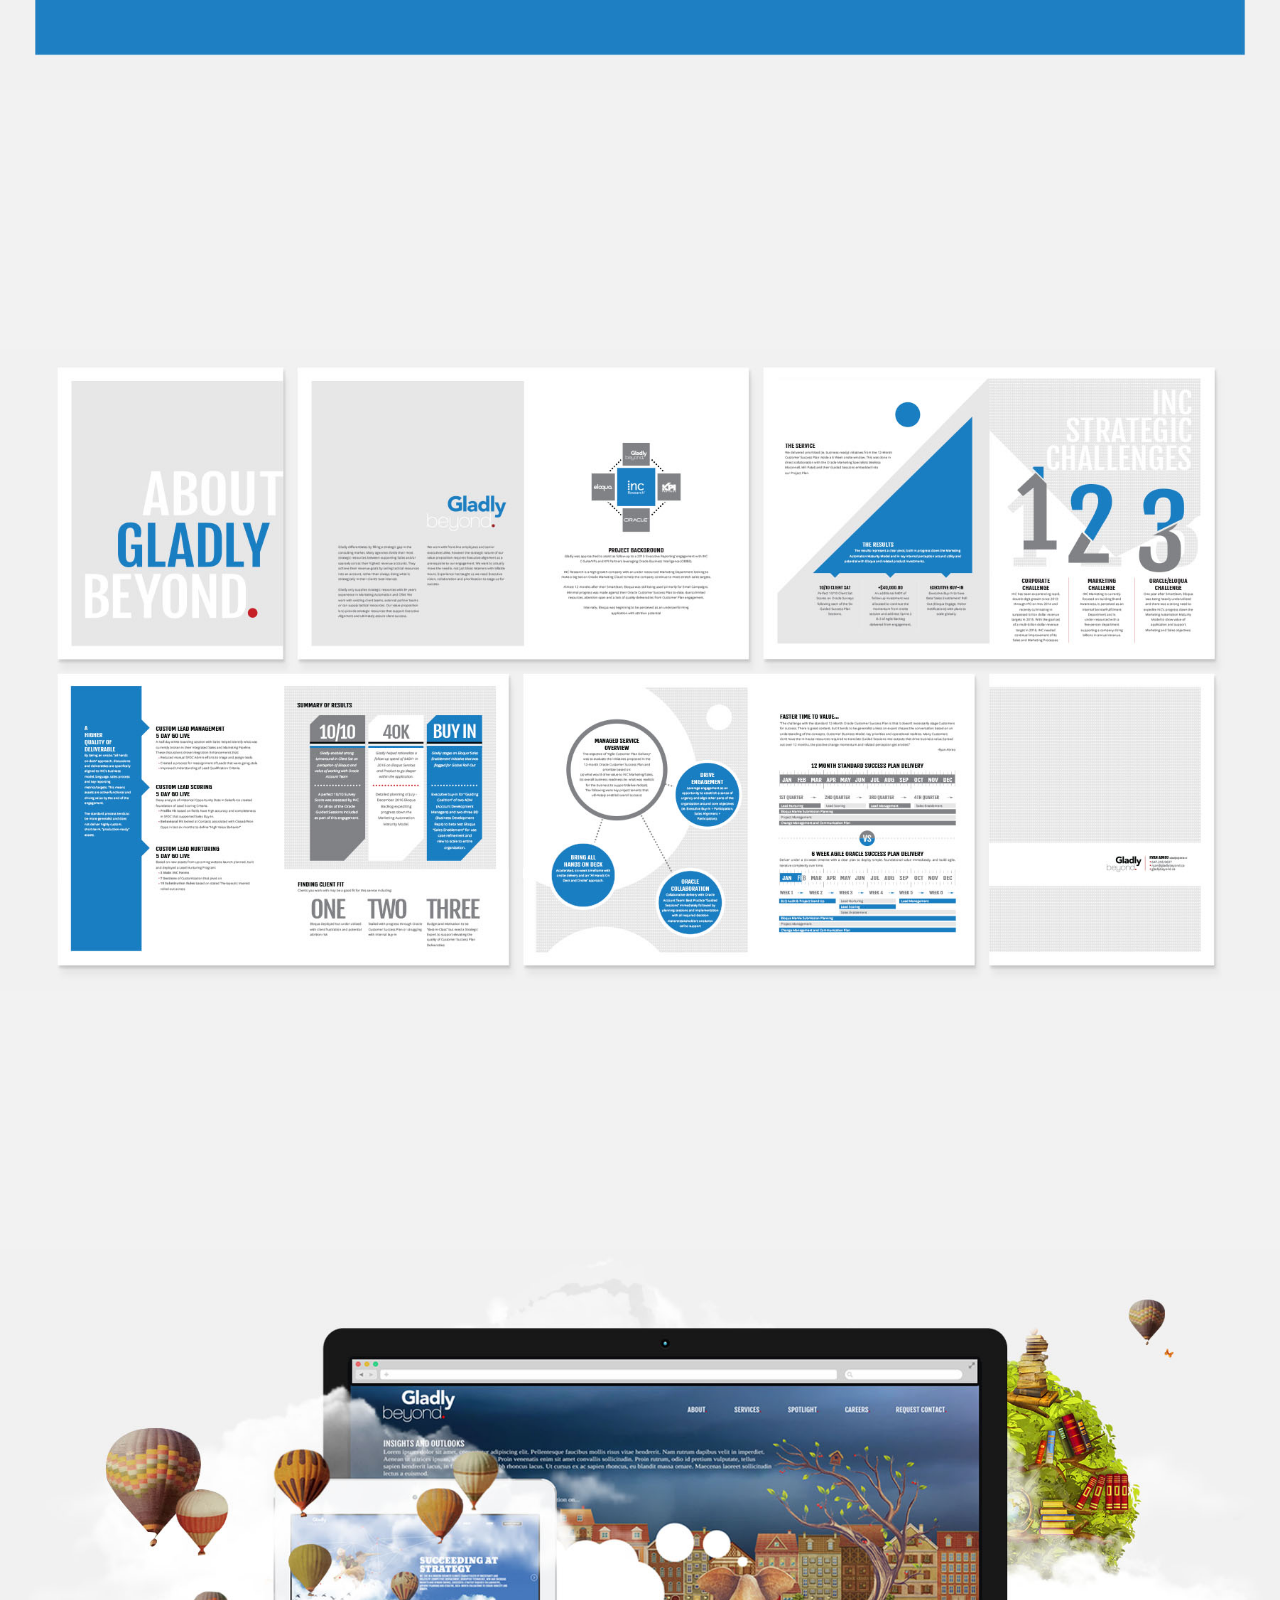
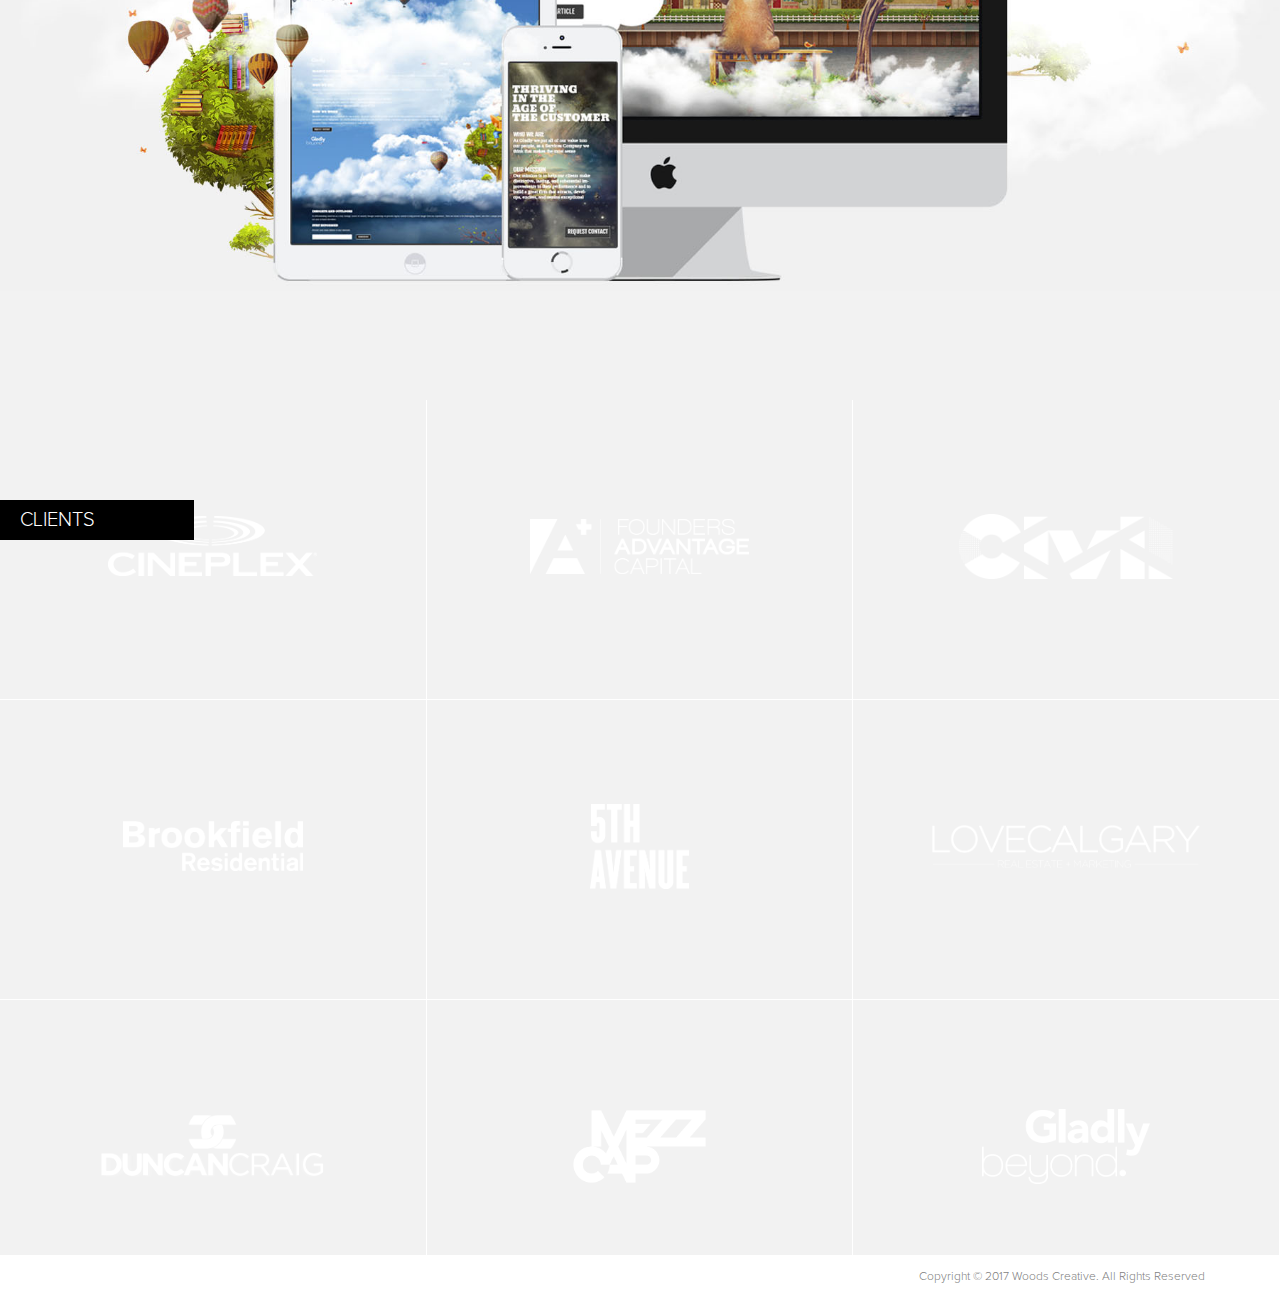
<file: portfolio-gladly-beyond.html>
<!DOCTYPE html>
<html lang="en">
    <head>
        <meta http-equiv="Content-Type" content="text/html; charset=UTF-8"/>
        <meta name="viewport" content="width=device-width, initial-scale=1, maximum-scale=1.0"/>
        <title>Woods Creative - Gladly beyond</title>
        <meta name="Description" content="DesignW/Intent aesthetics agency alberta avenue better brand brands brookfield calgary canada cineplex clients collaborating collaborative combined company compliment contact corporations creative design designed development drive evaluation">
        <meta name="keywords" content="DesignW/Intent aesthetics agency alberta avenue better beverage brand brands brookfield building calgary canada canada's cineplex clients collaborating collaborative combined company competencies compliment contact copyright corporations creative design designed development drive elbow ellis email estate evaluation experience food great group guides hear highly hunt including info@woodscreative.ca informs initiatives inspire intelligence interested invites it’s joining legal let’s love measure message objectives partnerships perspectives philosophy phone policy portfolio privacy problem process ranging real reserved respected results richard rights satisfies sectors select social solutions solve step story strategy submit success suite talent team testament thoughtful time touch unique we’re who’s woods work years you’re ©woods">
        <meta property="og:type" content="website">
        <meta property="og:title" content="DesignW/Intent">
        <meta property="og:url" content="">
        <link rel="publisher" href="https://plus.google.com/+your_business_google_plus_id">

        <!-- Materialize Core CSS -->
        <link href="media/css/materialize.css" type="text/css" rel="stylesheet" media="screen"/>
        <!-- Theme CSS  -->
        <link href="media/css/swiper.min.css" type="text/css" rel="stylesheet"/>
        <link href="media/css/style.css" type="text/css" rel="stylesheet" media="screen"/>
        <link href="media/css/portfolio.css" type="text/css" rel="stylesheet" media="screen"/>
        <!-- Custom Fonts -->
        <link href="https://fonts.googleapis.com/icon?family=Material+Icons" rel="stylesheet">
        <script src="media/js/jquery-3.2.1.min.js"></script>
        <script src="media/js/scrolloverflow.min.js"></script>
        <script>
      /*      $(function() {


                $.scrollify({
                    section:".panel",
                    //sectionName:false,
                    scrollSpeed:700,
                    easing: "easeOutExpo",

                });





            });     */
        </script>
    </head>
    <body class="light-grey">
        <section class="panel">
            <!-- Header -->
            <div id="header-wrapper">
            <header>
                <div class="navbar-fixed">
                    <nav class="white z-depth-0">
                        <div class="nav-wrapper">
                            <a href="#" data-activates="slide-out" class="button-hamburger header-menu" role="button">
                                <i id="small-button-transform" class="material-icons">menu</i>
                                <!-- <button role="button" class="header-menu"></button> -->
                            </a>
                            <span class="nav-logo"><img class="wintent-logo-image"
                                src="media/img/logo/wintent-small-logo-black.svg" alt="wintent logo small"></span>
                        </div>
                    </nav>
                </div>
            </header>
            </div>
            <!-- Navigation Menu -->
            <aside class="side-nav style-nav" id="slide-out">
                <a class="boxclose" id="boxclose"></a>
                <a href="#first"><img id="wintent-white-logo" src="media/img/sidebar-logo/woodscreative.svg" alt="wintent white logo"/></a>
                <div>
                  <ul class="sidebar-nav">
                      <li><a id="screen-one" href="https://woods.frb.io#main">HOME</a></li>
                      <li><a id="screen-two" href="https://woods.frb.io#philosophy">PHILOSOPHY</a></li>
                      <li><a id="screen-three" href="https://woods.frb.io#process">PROCESS</a></li>
                      <li><a id="screen-four" href="https://woods.frb.io#competencies">COMPETENCIES</a></li>
                      <li><a id="screen-five" href="https://woods.frb.io#clients">CLIENTS</a></li>
                      <li><a id="screen-six" href="https://woods.frb.io#contact">CONTACT</a></li>
                  </ul>
                </div>
                <footer class="nav-footer">
                    <a href="https://www.instagram.com/woodscreativecanada/" target="_blank">
                    <button class="social">
                    <span>
                    <img class="social-icon" data-src="media/img/social-icons/gray/social-instagram-icon.svg"
                        data-hover="media/img/social-icons/white/social-instagram-icon.svg"
                        src="media/img/social-icons/gray/social-instagram-icon.svg" alt="instagram icon"/>
                    </span>
                    </button>
                    </a>
                    <a href="https://twitter.com/Woods_Creative" target="_blank">
                    <button class="social">
                    <span>
                    <img class="social-icon" data-src="media/img/social-icons/gray/social-twitter-icon.svg"
                        data-hover="media/img/social-icons/white/social-twitter-icon.svg"
                        src="media/img/social-icons/gray/social-twitter-icon.svg" alt="twitter icon"/>
                    </span>
                    </button>
                    </a>
                    <a href="https://www.facebook.com/woodscreativecanada/" target="_blank">
                    <button class="social">
                    <span>
                    <img class="social-icon" data-src="media/img/social-icons/gray/social-facebook-icon.svg"
                        data-hover="media/img/social-icons/white/social-facebook-icon.svg"
                        src="media/img/social-icons/gray/social-facebook-icon.svg" alt="facebook icon"/>
                    </span>
                    </button>
                    </a>
                    <a href="https://www.linkedin.com/company-beta/22348504" target="_blank">
                    <button class="social">
                    <span>
                    <img class="social-icon" data-src="media/img/social-icons/gray/social-linkedin-icon.svg"
                        data-hover="media/img/social-icons/white/social-linkedin-icon.svg"
                        src="media/img/social-icons/gray/social-linkedin-icon.svg" alt="linkedin icon"/>
                    </span>
                    </button>
                    </a>
                </footer>
            </aside>
        </section>
        <main>
            <!-- SECTION ONE -->
            <section id="main">
                <div class="row vh">
                    <div id="screen-one">
                        
                        <div class="col s12 m12 l8 push-l4 flex window-height">
                            <div class="valign-wrapper block-left">
                                <div class="employee-handbook-img-cont flex">
                                       <img id="gladlybeyond-main-logo" class="responsive-img" src="media/img/gladly-beyond-portfolio/Gladly-Beyond-01-About.jpg" />

                                </div>
                            </div>
                        </div>
                        <div class="col s12 m12 l4 pull-l8 flex no-padding window-height">
                            <div class="valign-wrapper block-left">
                                <div class="text-container main-section-text-padding">
                                <h2 class="paragraph-black-style">GLADLY BEYOND</h2>
                                <hr class="hr-align hr-gray">
                                <ul class="portfolio-ul">
                                    <li>
                                        <a href="#">LOGO DESIGN</a>
                                    </li>
                                    <li>
                                        <a href="#">MARKETING MATERIALS</a>
                                    </li>
                                    <li>
                                        <a href="#">WEBSITE DESIGN</a>
                                    </li>
                                </ul>
                                <p class="grey-paragraph margin-paragraph">Gladly Beyond is a Toronto-based start-up, focused on marketing consulting and CRM strategy for clients around the world. Tasked with developing a distinctive and memorable brand within a burgeoning market; Woods Creative’s strategy was to define Gladly not only as a market leader, but to also showcase their progressive approach with a distinct visual brand focused on storytelling. The resulting creative direction included a punctuated logo, illustrative imagery and a bright, progressive colour palette.</p>
                                </div>
                                <!--<a class="btn waves-effect waves-light button-align btn-brookfield-previous">Previous</a>
                                <a class="btn waves-effect waves-light button-align btn-brookfield-next">Next</a>-->
                            </div>
                        </div>
                    </div>
                </div>
            </section>
            <!-- SECTION TWO -->
            <section id="screen-two" class="panel">
                <div class="row vh">

                        <div  class="row">
                            <p class="grey-paragraph employee-hb-det-txt">LOGO DESIGN</p>
                        </div>
                        <div class="img-cont flex">
                        <img class="responsive-img" src="media/img/gladly-beyond-portfolio/Gladly-Beyond-02-Logo.jpg" />
                        </div>

                </div>
            </section>
            <!-- SECTION THREE -->

            <section id="screen-three" class="panel">
                <div class="row vh">

                        <div  class="row">
                            <p class="grey-paragraph employee-hb-det-txt">MARKETING MATERIALS</p>
                        </div>
                        <div class="img-cont flex">
                        <img class="responsive-img" src="media/img/gladly-beyond-portfolio/Gladly-Beyond-03-Marketing-Materials.jpg" />
                        </div>

                </div>
            </section>
            <!-- SECTION FOUR -->
            <section id="screen-four" class="panel">
                <div class="row vh">

                        <div  class="row">
                            <p class="grey-paragraph employee-hb-det-txt">WEBSITE DESIGN</p>
                        </div>
                        <div class="img-cont flex">
                        <img  class="responsive-img" src="media/img/gladly-beyond-portfolio/Gladly-Beyond-04-Web-Package.jpg" />
                        </div>

                </div>
            </section>

            <!-- SECTION FIVE -->
            <section id="screen-five" class="panel">
                <div class="row vh-95">
                    <div id="container-5" class="swiper-container swiper-container-horizontal">
                        <div class="page-title-rectangle-absolute black valign-wrapper">
                            <p class="white-text title-text">Clients</p>
                        </div>
                        <div class="swiper-wrapper">
                            <div class="col s4 m4 l4 xl4 no-padding swiper-slide">
                                <a href="portfolio-cineplex.html" rel="next">
                                    <div id="1" class="item b valign-wrapper">
                                        <span><img class="work-icon" style="height: 60px;" data-src="media/img/work-logos/white/cineplex.png" alt="cineplex logo"
                                            data-hover="media/img/work-logos/black/cineplex.png"
                                            src="media/img/work-logos/white/cineplex.png"></span>
                                    </div>
                                </a>
                                <a href="portfolio-brookfield.html" rel="next">
                                    <div class="item b valign-wrapper">
                                        <span><img class="work-icon" style="height: 50px;" data-src="media/img/work-logos/white/brookfield.png" alt="brookfield logo"
                                            data-hover="media/img/work-logos/black/brookfield.png"
                                            src="media/img/work-logos/white/brookfield.png"></span>
                                    </div>
                                </a>
                                <a href="portfolio-duncan-craig.html" rel="next">
                                    <div class="item b valign-wrapper">
                                        <span><img class="work-icon" data-src="media/img/work-logos/white/duncan-craig.png" alt="duncancraig logo"
                                            data-hover="media/img/work-logos/black/duncan-craig.png"
                                            src="media/img/work-logos/white/duncan-craig.png"></span>
                                    </div>
                                </a>
                            </div>
                            <div class="col s4 m4 l4 xl4 no-padding swiper-slide">
                                <a href="portfolio-founders-advantage-capital.html" rel="next">
                                    <div class="item b valign-wrapper">
                                        <span><img class="work-icon"  style="height: 55px;"
                                            data-src="media/img/work-logos/white/founders-advantage-captial.png" alt="founders advantage capita logo"
                                            data-hover="media/img/work-logos/black/founders-advantage-captial.png"
                                            src="media/img/work-logos/white/founders-advantage-captial.png"></span>
                                    </div>
                                </a>
                                <a href="portfolio-fifth-avenue.html" rel="next">
                                    <div class="item b valign-wrapper">
                                        <span><img class="work-icon" style="height: 85px;" data-src="media/img/work-logos/white/5th-avenue.png" alt="5th Avenue"
                                            data-hover="media/img/work-logos/black/5th-avenue.png"
                                            src="media/img/work-logos/white/5th-avenue.png"></span>
                                    </div>
                                </a>
                                <a href="portfolio-mezzcap.html" rel="next">
                                    <div class="item b valign-wrapper">
                                        <span><img class="work-icon" style="height: 75px;" data-src="media/img/work-logos/white/mezzcap.png" alt="MezzCap"
                                            data-hover="media/img/work-logos/black/mezzcap.png"
                                            src="media/img/work-logos/white/mezzcap.png"></span>
                                    </div>
                                </a>
                            </div>
                            <div class="col s4 m4 l4 xl4 no-padding swiper-slide">
                                <a href="portfolio-civil-beer.html" rel="next">
                                    <div class="item b valign-wrapper">
                                        <span><img class="work-icon" data-src="media/img/work-logos/white/civil-beer-co.png" alt="Civil Beer Co."
                                            data-hover="media/img/work-logos/black/civil-beer-co.png"
                                            src="media/img/work-logos/white/civil-beer-co.png"></span>
                                    </div>
                                </a>
                                <a href="portfolio-love-calgary.html" rel="next">
                                    <div class="item b valign-wrapper">
                                        <span><img class="work-icon"  style="height: 45px;" data-src="media/img/work-logos/white/love-calgary.png" alt="Love Calgary"
                                            data-hover="media/img/work-logos/black/love-calgary.png"
                                            src="media/img/work-logos/white/love-calgary.png"></span>
                                    </div>
                                </a>
                                <a href="portfolio-gladly-beyond.html" rel="next">
                                    <div class="item b valign-wrapper">
                                        <span><img class="work-icon"  style="height: 75px;" data-src="media/img/work-logos/white/gladly-beyond.png" alt="gladly beyond logo"
                                            data-hover="media/img/work-logos/black/gladly-beyond.png"
                                            src="media/img/work-logos/white/gladly-beyond.png"></span>
                                    </div>
                                </a>
                            </div>
                        </div>
                        <div class="swiper-pagination swiper-pagination-clickable swiper-pagination-bullets"><span class="swiper-pagination-bullet bullet-black"></span><span class="swiper-pagination-bullet bullet-black"></span><span class="swiper-pagination-bullet bullet-black"></span></div>
                    </div>
                </div>

                    <div class="row vh-5">
                    <footer class="footer-brookfield">
                      <div class="footer-copyright right-align">
                          <ul class="footer-list">
                              <li><a href="#"><span class="footer-item no-right-border">Copyright &copy; 2017 Woods Creative. All Rights Reserved</span></a></li>
                          </ul>
                      </div>

                </footer>
                </div>
                </div>
            </section>
        </main>
        <!--  Scripts-->
        <script src="media/js/materialize.js"></script>
        <script src="media/js/swiper.min.js"></script>
        <script src="media/js/jquery.scrollto.js"></script>
        <script src="media/js/bodymovin_light.min.js"></script>
        <script src="media/js/app.js"></script>
        <script src="media/js/portfolio.js"></script>
        <!--
            <script src="media/js/materialize.js"></script>
            <script src="media/js/init.js"></script>
            <script src="media/js/swiper.jquery.min.js"></script>
            <script src="media/js/swiper.min.js"></script>
            <script src="media/js/app.js"></script> -->
        
        <script type="text/javascript">
            /*   ;(function () {
                   'use strict';

                   var menuManager = (function() {
                       var menu = document.body,
                           menuClass = menu.className,
                           isMenuOpen = false;

                       return {
                           show: function() {
                               menu.className = menuClass + " menu-open";
                               isMenuOpen = true;
                           },
                           hide: function() {
                               menu.className = menuClass;
                               isMenuOpen = false;
                           },
                           isOpen: function() {
                               return isMenuOpen;
                           }
                       };
                   })();

                   document.getElementsByClassName('button-hamburger')[0].onclick = function(e) {
                       if (menuManager.isOpen()) {
                           menuManager.hide();
                       } else {
                           menuManager.show();
                       }
                   };
               })(); */
        </script>
    </body>
</html>
</file>
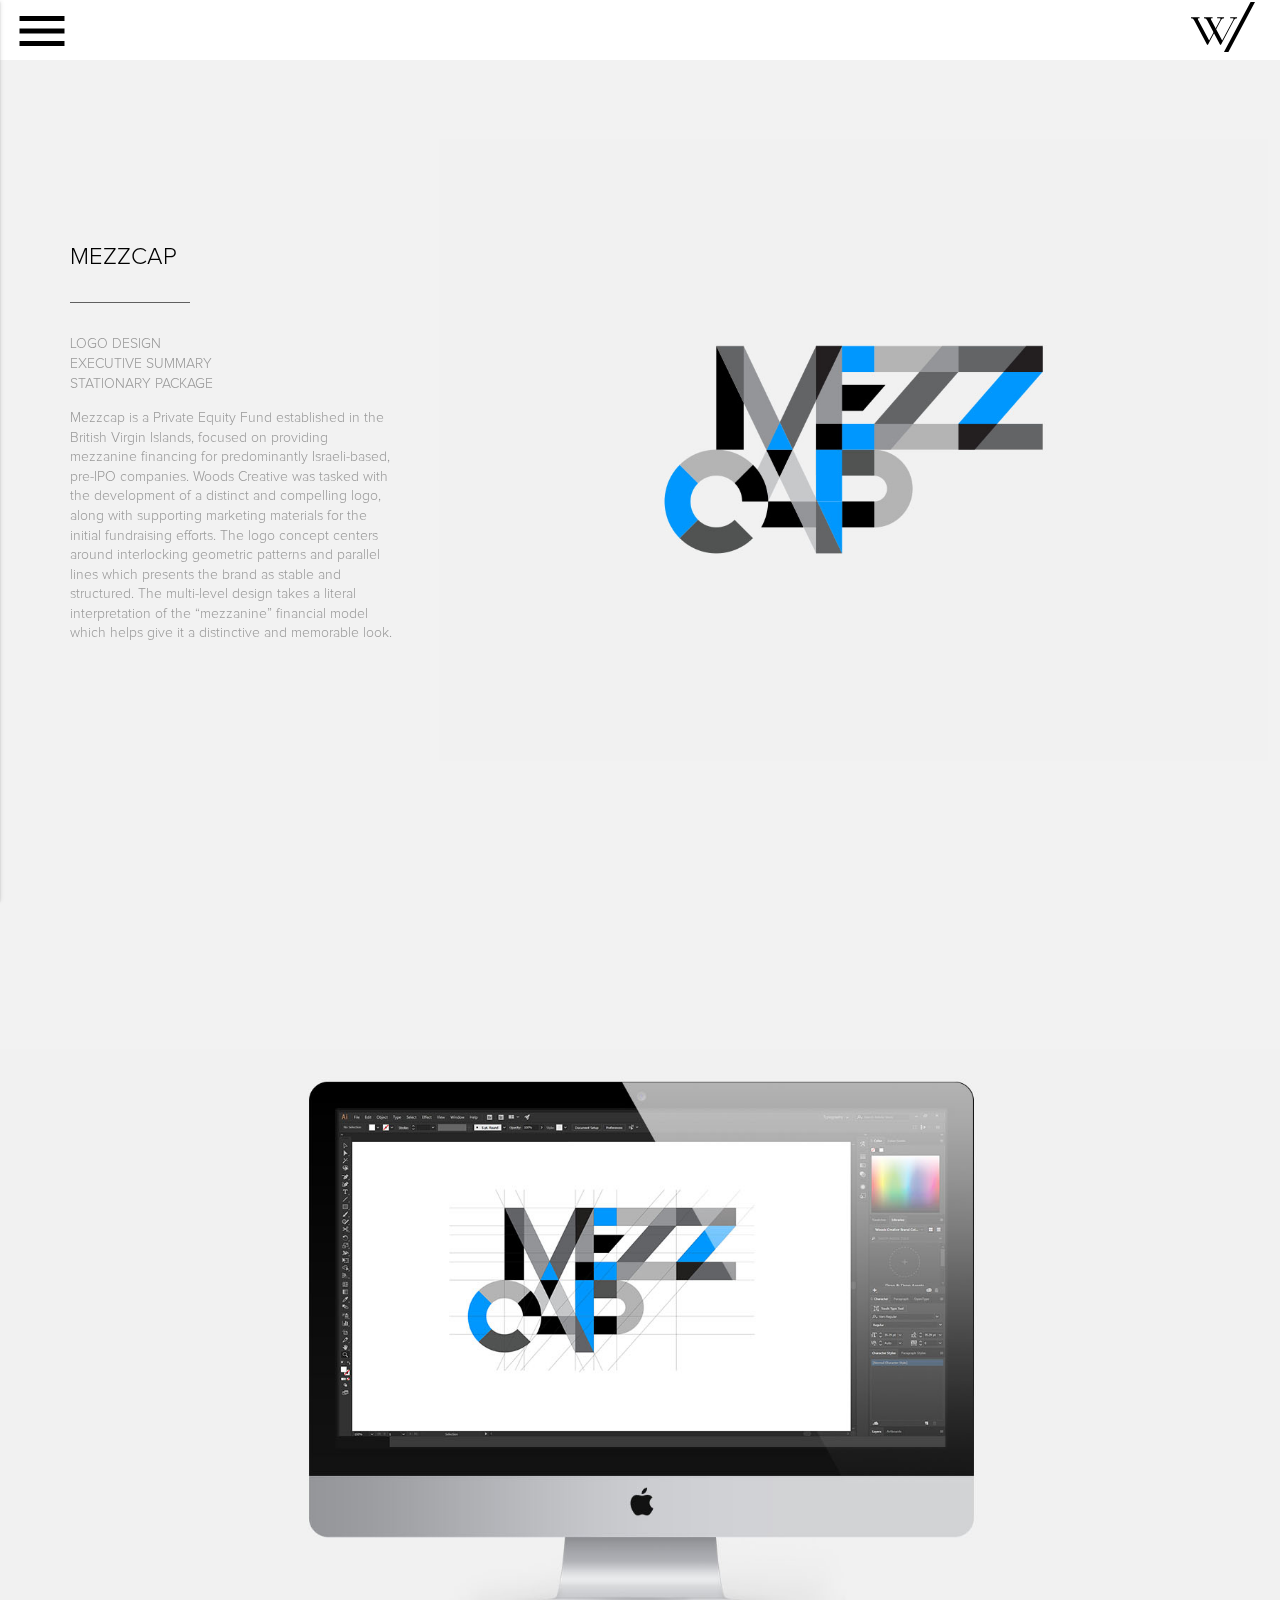
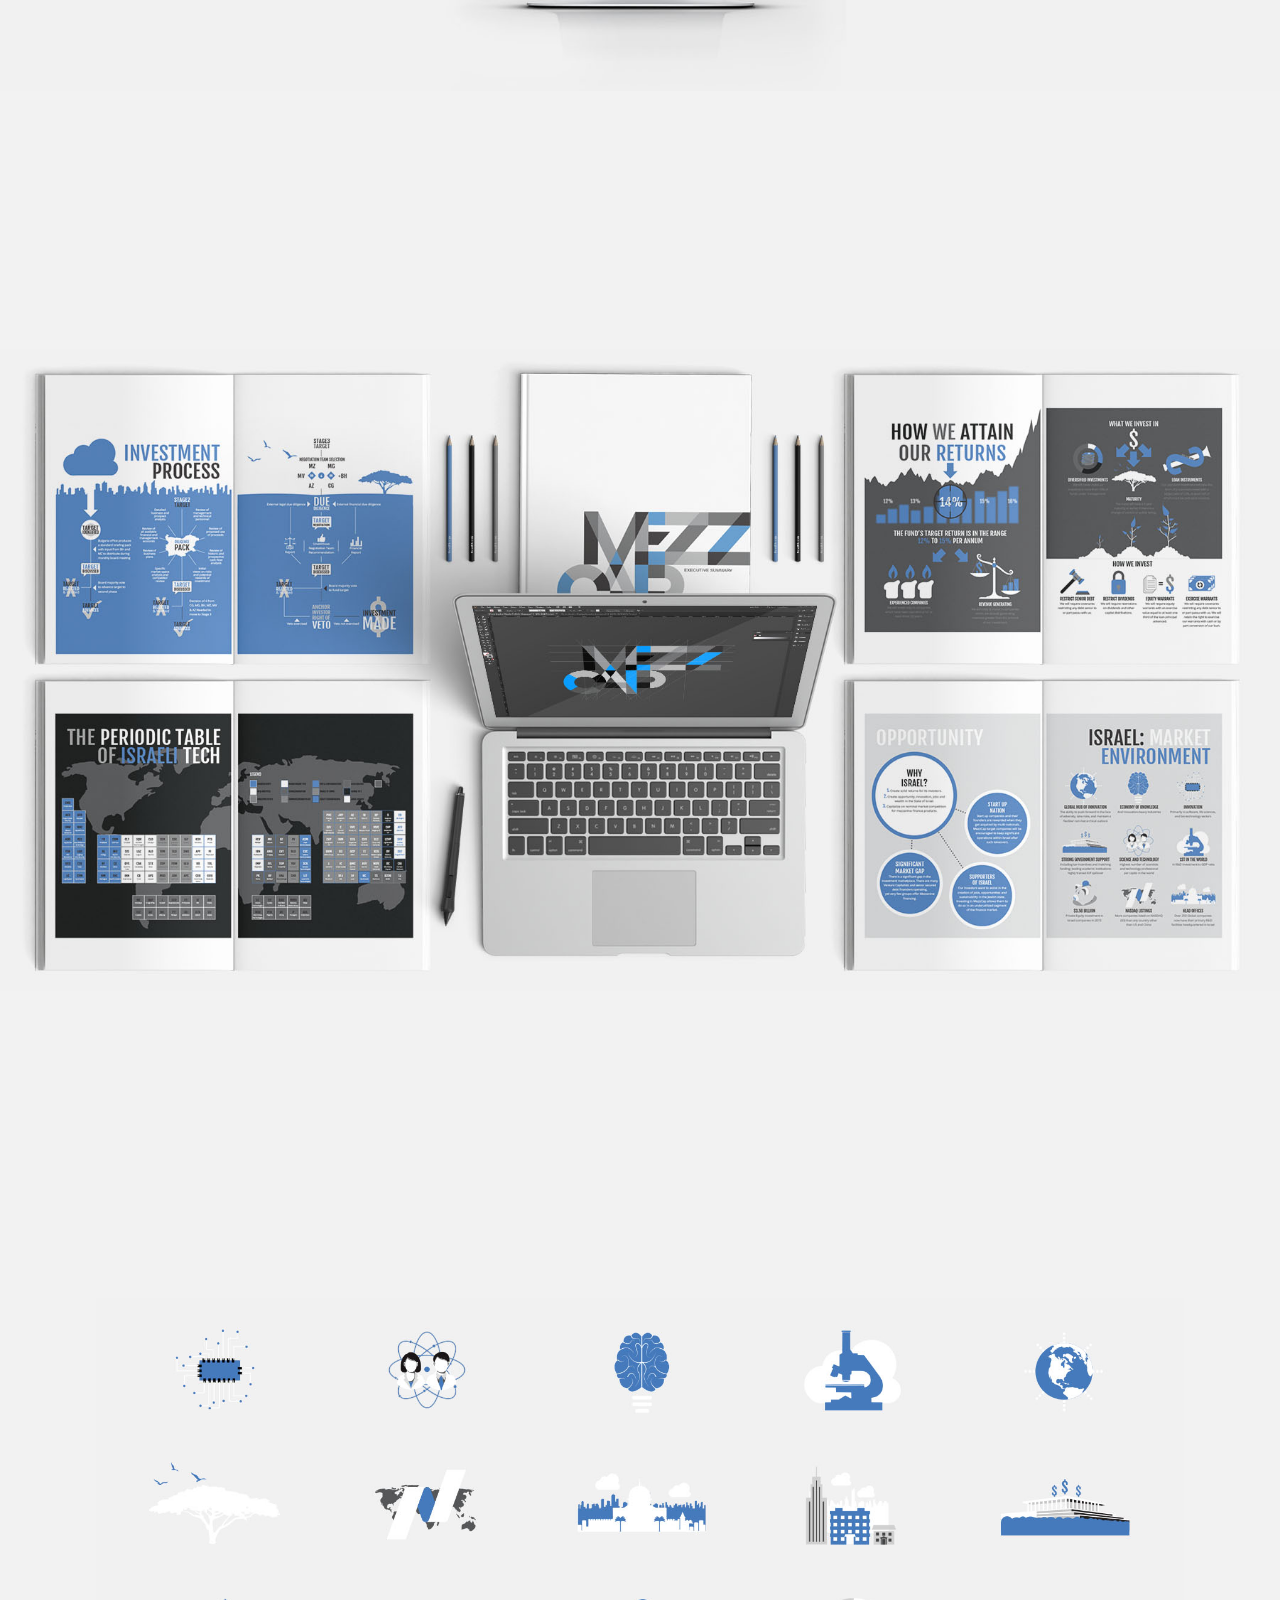
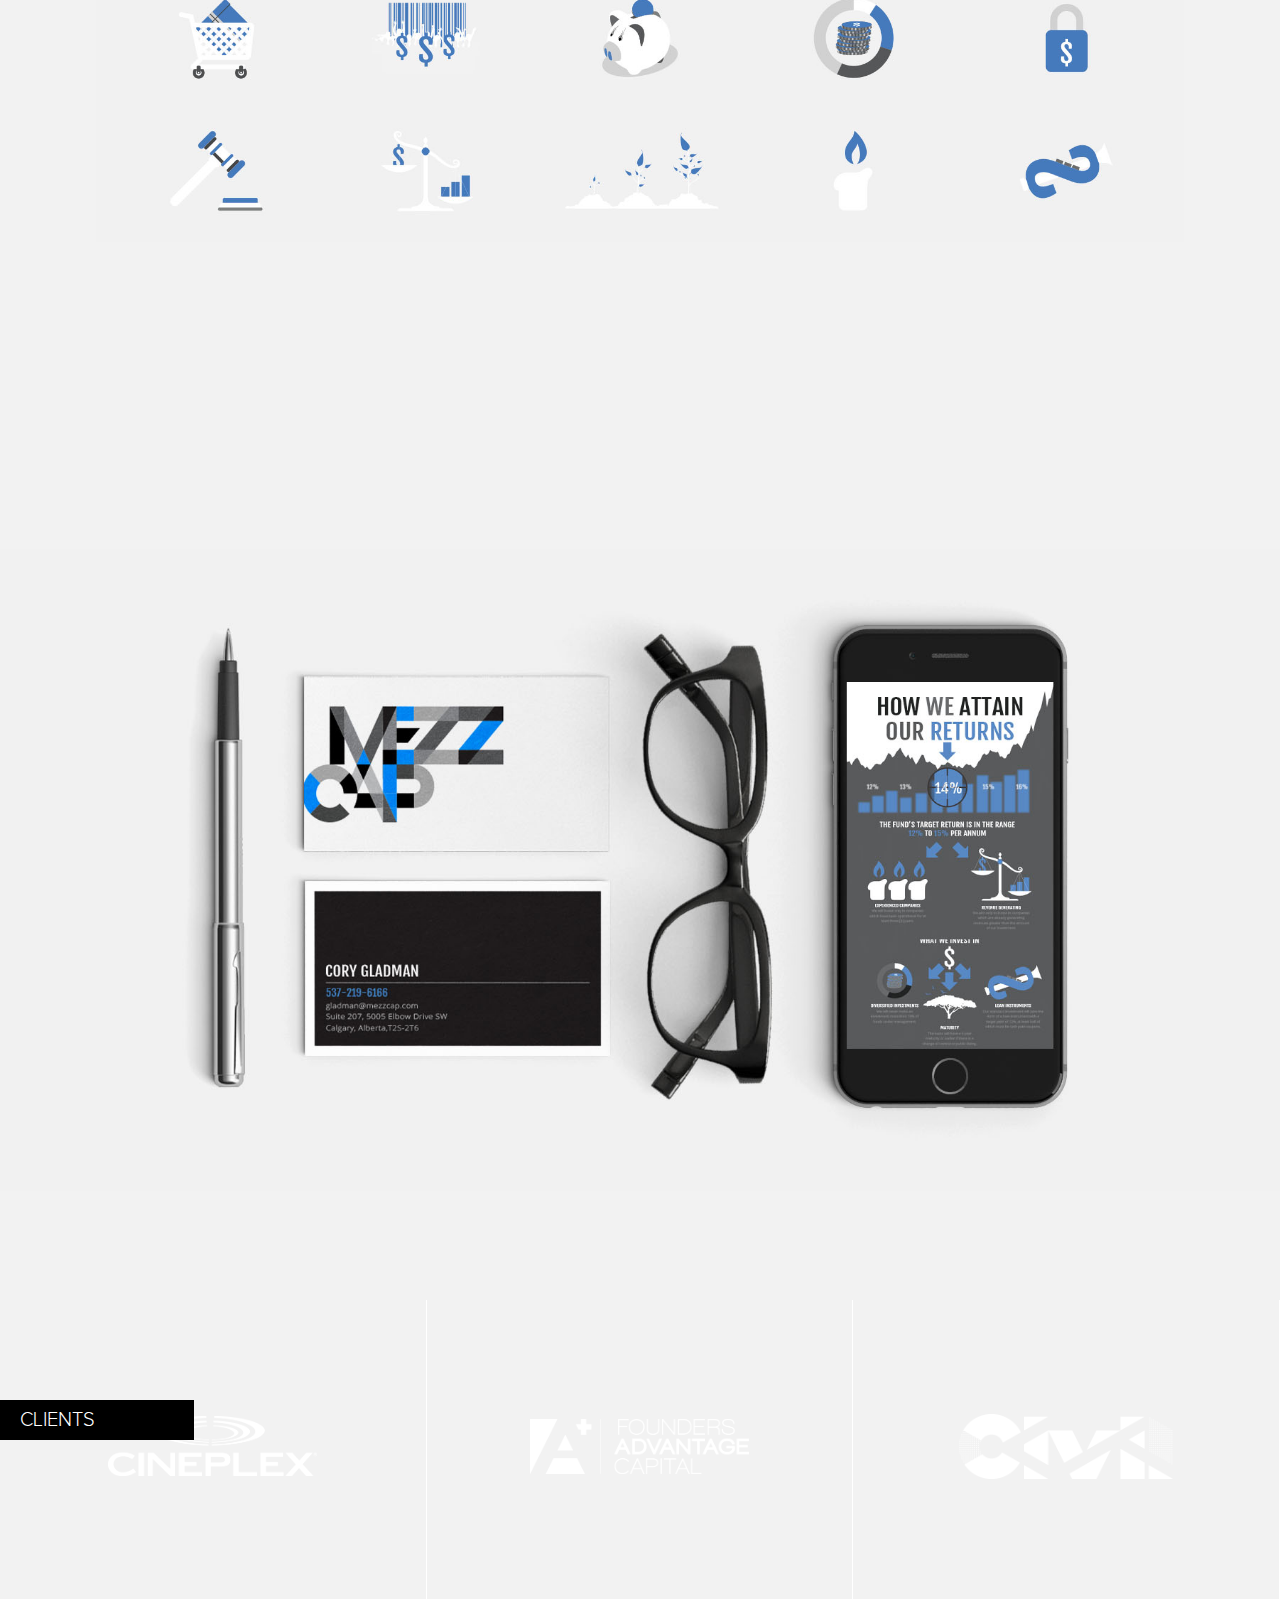
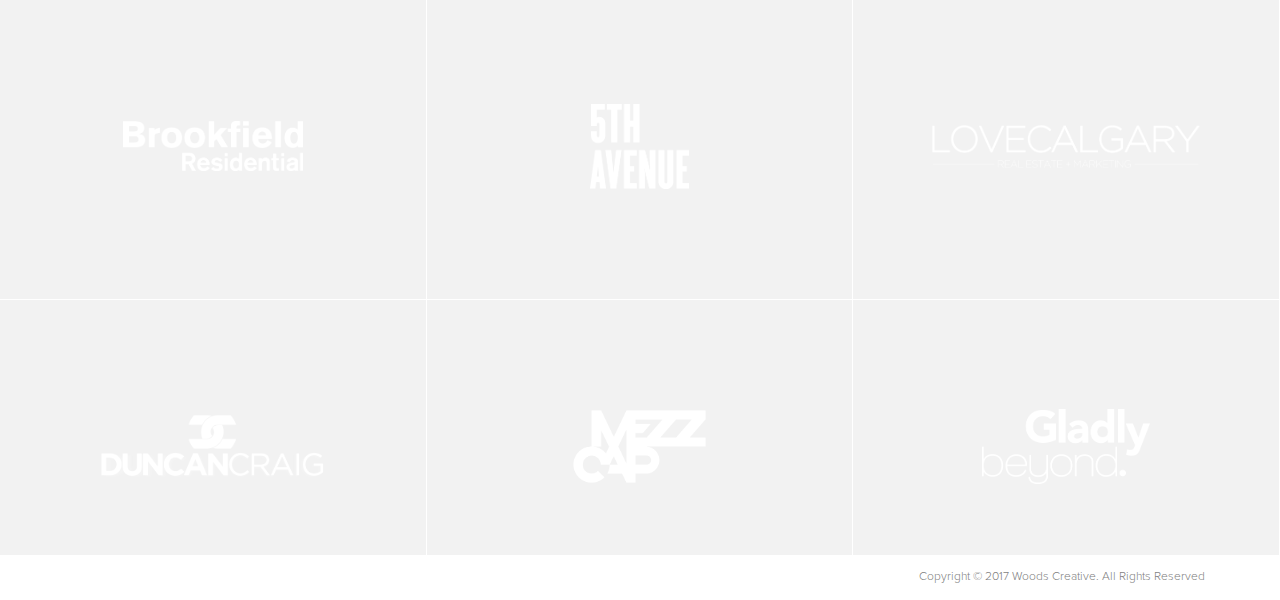
<file: portfolio-mezzcap.html>
<!DOCTYPE html>
<html lang="en">
    <head>
        <meta http-equiv="Content-Type" content="text/html; charset=UTF-8"/>
        <meta name="viewport" content="width=device-width, initial-scale=1, maximum-scale=1.0"/>
        <title>Woods Creative - MezzCap</title>
        <meta name="Description" content="DesignW/Intent aesthetics agency alberta avenue better brand brands brookfield calgary canada cineplex clients collaborating collaborative combined company compliment contact corporations creative design designed development drive evaluation">
        <meta name="keywords" content="DesignW/Intent aesthetics agency alberta avenue better beverage brand brands brookfield building calgary canada canada's cineplex clients collaborating collaborative combined company competencies compliment contact copyright corporations creative design designed development drive elbow ellis email estate evaluation experience food great group guides hear highly hunt including info@woodscreative.ca informs initiatives inspire intelligence interested invites it’s joining legal let’s love measure message objectives partnerships perspectives philosophy phone policy portfolio privacy problem process ranging real reserved respected results richard rights satisfies sectors select social solutions solve step story strategy submit success suite talent team testament thoughtful time touch unique we’re who’s woods work years you’re ©woods">
        <meta property="og:type" content="website">
        <meta property="og:title" content="DesignW/Intent">
        <meta property="og:url" content="">
        <link rel="publisher" href="https://plus.google.com/+your_business_google_plus_id">

        <!-- Materialize Core CSS -->
        <link href="media/css/materialize.css" type="text/css" rel="stylesheet" media="screen"/>
        <!-- Theme CSS  -->
        <link href="media/css/swiper.min.css" type="text/css" rel="stylesheet"/>
        <link href="media/css/style.css" type="text/css" rel="stylesheet" media="screen"/>
        <link href="media/css/portfolio.css" type="text/css" rel="stylesheet" media="screen"/>
        <!-- Custom Fonts -->
        <link href="https://fonts.googleapis.com/icon?family=Material+Icons" rel="stylesheet">
        <script src="media/js/jquery-3.2.1.min.js"></script>
        <script src="media/js/scrolloverflow.min.js"></script>
        <script>
      /*      $(function() {


                $.scrollify({
                    section:".panel",
                    //sectionName:false,
                    scrollSpeed:700,
                    easing: "easeOutExpo",

                });





            });     */
        </script>
    </head>
    <body class="light-grey">
        <section class="panel">
            <!-- Header -->
            <div id="header-wrapper">
            <header>
                <div class="navbar-fixed">
                    <nav class="white z-depth-0">
                        <div class="nav-wrapper">
                            <a href="#" data-activates="slide-out" class="button-hamburger header-menu" role="button">
                                <i id="small-button-transform" class="material-icons">menu</i>
                                <!-- <button role="button" class="header-menu"></button> -->
                            </a>
                            <span class="nav-logo"><img class="wintent-logo-image"
                                src="media/img/logo/wintent-small-logo-black.svg" alt="wintent logo small"></span>
                        </div>
                    </nav>
                </div>
            </header>
            </div>
            <!-- Navigation Menu -->
            <aside class="side-nav style-nav" id="slide-out">
                <a class="boxclose" id="boxclose"></a>
                <a href="#first"><img id="wintent-white-logo" src="media/img/sidebar-logo/woodscreative.svg" alt="wintent white logo"/></a>
                <div>
                  <ul class="sidebar-nav">
                      <li><a id="screen-one" href="https://woods.frb.io#main">HOME</a></li>
                      <li><a id="screen-two" href="https://woods.frb.io#philosophy">PHILOSOPHY</a></li>
                      <li><a id="screen-three" href="https://woods.frb.io#process">PROCESS</a></li>
                      <li><a id="screen-four" href="https://woods.frb.io#competencies">COMPETENCIES</a></li>
                      <li><a id="screen-five" href="https://woods.frb.io#clients">CLIENTS</a></li>
                      <li><a id="screen-six" href="https://woods.frb.io#contact">CONTACT</a></li>
                  </ul>
                </div>
                <footer class="nav-footer">
                    <a href="https://www.instagram.com/woodscreativecanada/" target="_blank">
                    <button class="social">
                    <span>
                    <img class="social-icon" data-src="media/img/social-icons/gray/social-instagram-icon.svg"
                        data-hover="media/img/social-icons/white/social-instagram-icon.svg"
                        src="media/img/social-icons/gray/social-instagram-icon.svg" alt="instagram icon"/>
                    </span>
                    </button>
                    </a>
                    <a href="https://twitter.com/Woods_Creative" target="_blank">
                    <button class="social">
                    <span>
                    <img class="social-icon" data-src="media/img/social-icons/gray/social-twitter-icon.svg"
                        data-hover="media/img/social-icons/white/social-twitter-icon.svg"
                        src="media/img/social-icons/gray/social-twitter-icon.svg" alt="twitter icon"/>
                    </span>
                    </button>
                    </a>
                    <a href="https://www.facebook.com/woodscreativecanada/" target="_blank">
                    <button class="social">
                    <span>
                    <img class="social-icon" data-src="media/img/social-icons/gray/social-facebook-icon.svg"
                        data-hover="media/img/social-icons/white/social-facebook-icon.svg"
                        src="media/img/social-icons/gray/social-facebook-icon.svg" alt="facebook icon"/>
                    </span>
                    </button>
                    </a>
                    <a href="https://www.linkedin.com/company-beta/22348504" target="_blank">
                    <button class="social">
                    <span>
                    <img class="social-icon" data-src="media/img/social-icons/gray/social-linkedin-icon.svg"
                        data-hover="media/img/social-icons/white/social-linkedin-icon.svg"
                        src="media/img/social-icons/gray/social-linkedin-icon.svg" alt="linkedin icon"/>
                    </span>
                    </button>
                    </a>
                </footer>
            </aside>
        </section>
        <main>
            <!-- SECTION ONE -->
            <section id="main">
                <div class="row vh">
                    <div id="screen-one">
                        
                        <div class="col s12 m12 l8 push-l4 flex window-height">
                            <div class="valign-wrapper block-left">
                                <div class="employee-handbook-img-cont flex">
                                       <img id="mezzcap-logo-main" class="responsive-img" src="media/img/mezzcap-portfolio/MezzCap-01-Logo.jpg" />

                                </div>
                            </div>
                        </div>
                        <div class="col s12 m12 l4  pull-l8 flex no-padding window-height">
                            <div class="valign-wrapper block-left">
                                <div class="text-container main-section-text-padding">
                                <h2 class="paragraph-black-style">MEZZCAP</h2>
                                <hr class="hr-align hr-gray">
                                <ul class="portfolio-ul">
                                    <li>
                                        <a href="#">LOGO DESIGN</a>
                                    </li>
                                    <li>
                                        <a href="#">EXECUTIVE SUMMARY</a>
                                    </li>
                                    <li>
                                        <a href="#">STATIONARY PACKAGE</a>
                                    </li>
                                </ul>
                                <p class="grey-paragraph margin-paragraph">Mezzcap is a Private Equity Fund established in the British Virgin Islands, focused on providing mezzanine financing for predominantly Israeli-based, pre-IPO companies. Woods Creative was tasked with the development of a distinct and compelling logo, along with supporting marketing materials for the initial fundraising efforts. The logo concept centers around interlocking geometric patterns and parallel lines which presents the brand as stable and structured. The multi-level design takes a literal interpretation of the “mezzanine” financial model which helps give it a distinctive and memorable look.</p>
                                </div>
                                <!--<a class="btn waves-effect waves-light button-align btn-brookfield-previous">Previous</a>
                                <a class="btn waves-effect waves-light button-align btn-brookfield-next">Next</a>-->
                            </div>
                        </div>
                    </div>
                </div>
            </section>
            <!-- SECTION TWO -->
            <section id="screen-two" class="panel">
                <div class="row vh">

                        <div  class="row">
                            <p class="grey-paragraph employee-hb-det-txt">LOGO DESIGN - <i>Details</i></p>
                        </div>
                        <div class="img-cont flex">
                        <img class="responsive-img" src="media/img/mezzcap-portfolio/MezzCap-02-Logo-Design.jpg" />
                        </div>

                </div>
            </section>
            <!-- SECTION THREE -->
            <section id="screen-three" class="panel">
                <div class="row vh">

                        <div  class="row">
                            <p class="grey-paragraph employee-hb-det-txt">EXECUTIVE SUMMARY</p>
                        </div>
                        <div class="img-cont flex">
                        <img class="responsive-img" src="media/img/mezzcap-portfolio/MezzCap-03-Executive-Summary.jpg" />
                        </div>

                </div>
            </section>
            <!-- SECTION FOUR -->
            <section id="screen-four" class="panel">
                <div class="row vh">

                        <div  class="row">
                            <p class="grey-paragraph employee-hb-det-txt">EXECUTIVE SUMMARY - <i>Icons</i></p>
                        </div>
                        <div class="img-cont flex">
                        <img  class="responsive-img mezzcap-icons" src="media/img/mezzcap-portfolio/MezzCap-04-Icon Set.jpg" />
                        </div>

                </div>
            </section>
            <!-- EMPLOYEE HANDBOOK DETAIL SECTION -->
            <section id="screen-five" class="panel">
                <div class="row vh">

                        <div  class="row">
                            <p class="grey-paragraph employee-hb-det-txt">EXECUTIVE SUMMARY - <i>Mobile</i></p>
                        </div>
                        <div class="img-cont flex">
                        <img  class="responsive-img" src="media/img/mezzcap-portfolio/MezzCap-05-Executive-Summary-Mobile.jpg" />
                        </div>

                </div>
            </section>
            <!-- SECTION FIVE -->
            <section id="screen-five" class="panel">
                <div class="row vh-95">
                    <div id="container-5" class="swiper-container swiper-container-horizontal">
                        <div class="page-title-rectangle-absolute black valign-wrapper">
                            <p class="white-text title-text">Clients</p>
                        </div>
                        <div class="swiper-wrapper">
                            <div class="col s4 m4 l4 xl4 no-padding swiper-slide">
                                <a href="portfolio-cineplex.html" rel="next">
                                    <div id="1" class="item b valign-wrapper">
                                        <span><img class="work-icon" style="height: 60px;" data-src="media/img/work-logos/white/cineplex.png" alt="cineplex logo"
                                            data-hover="media/img/work-logos/black/cineplex.png"
                                            src="media/img/work-logos/white/cineplex.png"></span>
                                    </div>
                                </a>
                                <a href="portfolio-brookfield.html" rel="next">
                                    <div class="item b valign-wrapper">
                                        <span><img class="work-icon" style="height: 50px;" data-src="media/img/work-logos/white/brookfield.png" alt="brookfield logo"
                                            data-hover="media/img/work-logos/black/brookfield.png"
                                            src="media/img/work-logos/white/brookfield.png"></span>
                                    </div>
                                </a>
                                <a href="portfolio-duncan-craig.html" rel="next">
                                    <div class="item b valign-wrapper">
                                        <span><img class="work-icon" data-src="media/img/work-logos/white/duncan-craig.png" alt="duncancraig logo"
                                            data-hover="media/img/work-logos/black/duncan-craig.png"
                                            src="media/img/work-logos/white/duncan-craig.png"></span>
                                    </div>
                                </a>
                            </div>
                            <div class="col s4 m4 l4 xl4 no-padding swiper-slide">
                                <a href="portfolio-founders-advantage-capital.html" rel="next">
                                    <div class="item b valign-wrapper">
                                        <span><img class="work-icon"  style="height: 55px;"
                                            data-src="media/img/work-logos/white/founders-advantage-captial.png" alt="founders advantage capita logo"
                                            data-hover="media/img/work-logos/black/founders-advantage-captial.png"
                                            src="media/img/work-logos/white/founders-advantage-captial.png"></span>
                                    </div>
                                </a>
                                <a href="portfolio-fifth-avenue.html" rel="next">
                                    <div class="item b valign-wrapper">
                                        <span><img class="work-icon" style="height: 85px;" data-src="media/img/work-logos/white/5th-avenue.png" alt="5th Avenue"
                                            data-hover="media/img/work-logos/black/5th-avenue.png"
                                            src="media/img/work-logos/white/5th-avenue.png"></span>
                                    </div>
                                </a>
                                <a href="portfolio-mezzcap.html" rel="next">
                                    <div class="item b valign-wrapper">
                                        <span><img class="work-icon" style="height: 75px;" data-src="media/img/work-logos/white/mezzcap.png" alt="MezzCap"
                                            data-hover="media/img/work-logos/black/mezzcap.png"
                                            src="media/img/work-logos/white/mezzcap.png"></span>
                                    </div>
                                </a>
                            </div>
                            <div class="col s4 m4 l4 xl4 no-padding swiper-slide">
                                <a href="portfolio-civil-beer.html" rel="next">
                                    <div class="item b valign-wrapper">
                                        <span><img class="work-icon" data-src="media/img/work-logos/white/civil-beer-co.png" alt="Civil Beer Co."
                                            data-hover="media/img/work-logos/black/civil-beer-co.png"
                                            src="media/img/work-logos/white/civil-beer-co.png"></span>
                                    </div>
                                </a>
                                <a href="portfolio-love-calgary.html" rel="next">
                                    <div class="item b valign-wrapper">
                                        <span><img class="work-icon"  style="height: 45px;" data-src="media/img/work-logos/white/love-calgary.png" alt="Love Calgary"
                                            data-hover="media/img/work-logos/black/love-calgary.png"
                                            src="media/img/work-logos/white/love-calgary.png"></span>
                                    </div>
                                </a>
                                <a href="portfolio-gladly-beyond.html" rel="next">
                                    <div class="item b valign-wrapper">
                                        <span><img class="work-icon"  style="height: 75px;" data-src="media/img/work-logos/white/gladly-beyond.png" alt="gladly beyond logo"
                                            data-hover="media/img/work-logos/black/gladly-beyond.png"
                                            src="media/img/work-logos/white/gladly-beyond.png"></span>
                                    </div>
                                </a>
                            </div>
                        </div>
                        <div class="swiper-pagination swiper-pagination-clickable swiper-pagination-bullets"><span class="swiper-pagination-bullet bullet-black"></span><span class="swiper-pagination-bullet bullet-black"></span><span class="swiper-pagination-bullet bullet-black"></span></div>
                    </div>
                </div>

                    <div class="row vh-5">
                    <footer class="footer-brookfield">
                    <div class="footer-copyright right-align">
                        <ul class="footer-list">
                            <li><a href="#"><span class="footer-item no-right-border">Copyright &copy; 2017 Woods Creative. All Rights Reserved</span></a></li>
                        </ul>
                    </div>

                </footer>
                </div>
                </div>
            </section>
        </main>
        <!--  Scripts-->
        <script src="media/js/materialize.js"></script>
        <script src="media/js/swiper.min.js"></script>
        <script src="media/js/jquery.scrollto.js"></script>
        <script src="media/js/bodymovin_light.min.js"></script>
        <script src="media/js/app.js"></script>
        <script src="media/js/portfolio.js"></script>
        <!--
            <script src="media/js/materialize.js"></script>
            <script src="media/js/init.js"></script>
            <script src="media/js/swiper.jquery.min.js"></script>
            <script src="media/js/swiper.min.js"></script>
            <script src="media/js/app.js"></script> -->
        
        <script type="text/javascript">
            /*   ;(function () {
                   'use strict';

                   var menuManager = (function() {
                       var menu = document.body,
                           menuClass = menu.className,
                           isMenuOpen = false;

                       return {
                           show: function() {
                               menu.className = menuClass + " menu-open";
                               isMenuOpen = true;
                           },
                           hide: function() {
                               menu.className = menuClass;
                               isMenuOpen = false;
                           },
                           isOpen: function() {
                               return isMenuOpen;
                           }
                       };
                   })();

                   document.getElementsByClassName('button-hamburger')[0].onclick = function(e) {
                       if (menuManager.isOpen()) {
                           menuManager.hide();
                       } else {
                           menuManager.show();
                       }
                   };
               })(); */
        </script>
    </body>
</html>
</file>
<file: media/css/style.css>
@font-face {
    font-family: 'Roboto-Regular';
    src: url('../fonts/Roboto-Regular.eot?#iefix') format('embedded-opentype'), url('../fonts/Roboto-Regular.woff') format('woff'), url('../fonts/Roboto-Regular.ttf') format('truetype'), url('../fonts/Roboto-Regular.svg#Roboto-Regular') format('svg');
    font-weight: normal;
    font-style: normal;
}
@font-face {
    font-family: 'Roboto-Medium';
    src: url('../fonts/Roboto-Medium.eot?#iefix') format('embedded-opentype'), url('../fonts/Roboto-Medium.woff') format('woff'), url('../fonts/Roboto-Medium.ttf') format('truetype'), url('../fonts/Roboto-Medium.svg#Roboto-Medium') format('svg');
    font-weight: normal;
    font-style: normal;
}
@font-face {
    font-family: 'ProximaNova-Bold';
    src: url('../fonts/ProximaNova-Bold.eot?#iefix') format('embedded-opentype'), url('../fonts/ProximaNova-Bold.otf') format('opentype'), url('../fonts/ProximaNova-Bold.woff') format('woff'), url('../fonts/ProximaNova-Bold.ttf') format('truetype'), url('../fonts/ProximaNova-Bold.svg#ProximaNova-Bold') format('svg');
    font-weight: normal;
    font-style: normal;
}
@font-face {
    font-family: 'ProximaNova-Light';
    src: url('../fonts/ProximaNova-Light.eot?#iefix') format('embedded-opentype'), url('../fonts/ProximaNova-Light.otf') format('opentype'), url('../fonts/ProximaNova-Light.woff') format('woff'), url('../fonts/ProximaNova-Light.ttf') format('truetype'), url('../fonts/ProximaNova-Light.svg#ProximaNova-Light') format('svg');
    font-weight: normal;
    font-style: normal;
}
@font-face {
    font-family: 'ProximaNova-LightItalic';
    src: url('../fonts/ProximaNova-LightIt.eot?#iefix') format('embedded-opentype'), url('../fonts/ProximaNova-LightIt.otf') format('opentype'), url('../fonts/ProximaNova-LightIt.woff') format('woff'), url('../fonts/ProximaNova-LightIt.ttf') format('truetype'), url('../fonts/ProximaNova-LightIt.svg#ProximaNova-LightIt') format('svg');
    font-weight: normal;
    font-style: normal;
}
@font-face {
    font-family: 'ProximaNova-Regular';
    src: url('../fonts/ProximaNova-Regular.eot?#iefix') format('embedded-opentype'), url('../fonts/ProximaNova-Regular.otf') format('opentype'), url('../fonts/ProximaNova-Regular.woff') format('woff'), url('../fonts/ProximaNova-Regular.ttf') format('truetype'), url('../fonts/ProximaNova-Regular.svg#ProximaNova-Regular') format('svg');
    font-weight: normal;
    font-style: normal;
}
@font-face {
    font-family: 'ProximaNova-RegularItalic';
    src: url('../fonts/../media/fonts/ProximaNova-RegularIt.eot?#iefix') format('embedded-opentype'), url('../fonts/ProximaNova-RegularIt.otf') format('opentype'), url('../fonts/ProximaNova-RegularIt.woff') format('woff'), url('../fonts/ProximaNova-RegularIt.ttf') format('truetype'), url('../fonts/ProximaNova-RegularIt.svg#ProximaNova-RegularIt') format('svg');
    font-weight: normal;
    font-style: normal;
}
@font-face {
    font-family: 'Cyclone Background';
    src: url('../fonts/Cyclone-Background.eot?#iefix') format('embedded-opentype'), url('../fonts/Cyclone-Background.otf') format('opentype'), url('../fonts/Cyclone-Background.woff') format('woff'), url('../fonts/Cyclone-Background.ttf') format('truetype'), url('../fonts/Cyclone-Background.svg#Cyclone-Background') format('svg');
    font-weight: normal;
    font-style: normal;
}
html,
body {
    display: flex;
    height: 100%;
    flex-direction: column;
    font-size: 16px;
}
body.contact {
    height: auto;
    overflow: auto;
}
main {
    flex: 1 0 auto;
}
.contact-2 {
    padding: 0px;
}
/* RESPONSIVE IMAGE FIX FOR IE */
.responsive-img {
    display: block;
    max-width: 100%;
    width: 100%;
    height: auto;
}
/* H CSS */

h1,
h2,
h3,
h4,
h5,
h6 {
    font-size: 24px;
    font-family: "ProximaNova-Light";
    color: #000;
    text-transform: uppercase;
    margin: 0;
    padding-bottom: 10px;
    line-height: 1.25;
}
.uppercase {
    text-transform: uppercase;
}
h1.content-align,
h2.content-align {
    position: absolute;
    left: 0;
    top: 50%;
    margin: 0 20px;
}
h1.paragraph-white-style,
h2.paragraph-white-style {
    color: #fff;
   /* margin-left: 30px; */
    font-family: "ProximaNova-Light";
}
h1.paragraph-black-style,
h2.paragraph-black-style {
    color: #000;
  /*  margin-left: 30px; */
    font-family: "ProximaNova-Light";
}
h1.paragraph-grey-style,
h2.paragraph-grey-style {
    color: #383838;
   /* margin-left: 30px; */
}
h1.paragraph-white-style-process,
h2.paragraph-white-style-process {
    color: #fff;
}
h1.paragraph-black-style-process,
h2.paragraph-black-style-process {
    color: #000;
}
h1.paragraph-grey-style-process,
h2.paragraph-grey-style-process {
    color: #383838;
    font-family: "ProximaNova-Light";
    padding-bottom: 5px;
}
h2.fifth-avenue {
    font-family: "Cyclone Background";
    line-height: 0.8;
    font-size: 4em;
    color: #fff;
}
#fifth-avenue:hover h2.fifth-avenue {
    font-family: "Cyclone Background";
    line-height: 0.8;
    font-size: 4em;
    color: #000;
}
h2.contact-section {
    padding-top: 20px;
    padding-bottom: 0px;
}
/* H1 CSS END */
/* p CSS */

p {
    color: #999999;
    font-family: "ProximaNova-Light";
    line-height: 1.1;
}
p.light-italic {
    font-family: "ProximaNova-LightItalic";
    font-size: 14px;
    margin-top: -8px;
}
p.process-font-size {
    font-size: 14px;
    margin-top: 30px;
}
p.grey-paragraph {
    line-height: 1.4;
    font-size: 14px;
    color: #999;
}
p.margin-paragraph {
    margin-right: 30px;
}
p.margin-process-paragraph {
    margin-left: -60px;
    margin-right: 10px;
    margin-bottom: -70px;
}
p.pre-white-space {
    white-space: pre;
    line-height: 1.1;
    color: #999999 !important;
}
p.p-process {
    margin-bottom: 25px;
}
/* p CSS END */
/* HEADER BAR */
header {
    height: 60px;
    position: fixed;
    top: 0;
    transition: all 0.3s ease-in-out;
    -moz-transition: all 0.3s ease-in-out;
    -o-transition: all 0.3s ease-in-out;
    width: 100%;
    z-index: 9999;
}
#header-wrapper {
    width: 100%;
    height: 60px;
    position: fixed;
    z-index: 996;
}
.header-menu {
    display: block;
    position: absolute;
    text-decoration: none;
    background: center center no-repeat rgba(255, 255, 255, 0);
    padding: 0;
    outline: 0;
    cursor: pointer;
    top: 50%;
    left: 0;
    margin: 0px 0;
}
/* HEADER BAR END */
/* hr CSS */

hr {
    position: relative;
    width: 120px;
    border: 0;
    border-top: 1px solid #888888;
    margin: 0px 0px;
}
.hr-align {
    margin: 20px auto 30px 0px;
    ;
}
.hr-black {
    border-top: 1px solid #888888;
}
.hr-gray {
    border-color: #606060;
}
hr.black-hr {
    border-top: 1px solid #000;
}
.hr-contact {
    width: 150px;
}
.hr-exp {
    border-color: #7f7f7f;
}
/* hr CSS END */
/* img CSS */

img.percentage {
    width: 100%;
    height: 45px;
}
#woods-logo-contact {
    height: 60px;
}
img.work-icon {
    height: 65px;
}
/* CLIENTS LOGO ROLLOVERS */
.logo-cineplex {
    display: block;
    background: url(../img/work-rollovers/cineplex.png);
    background-position: center bottom;
    background-repeat: no-repeat;
    background-size: cover;
    overflow: hidden;
    text-indent: -15000px;
    font-size: 0px;
    line-height: 0px;
    width: 210px;
    height: 60px;
}
.logo-brookfield {
    display: block;
    background: url(../img/work-rollovers/brookfield.png);
    background-position: center bottom;
    background-repeat: no-repeat;
    background-size: cover;
    overflow: hidden;
    text-indent: -15000px;
    font-size: 0px;
    line-height: 0px;
    width: 180px;
    height: 50px;
}
.logo-duncancraig {
    display: block;
    background: url(../img/work-rollovers/duncancraig.png);
    background-position: center bottom;
    background-repeat: no-repeat;
    background-size: cover;
    overflow: hidden;
    text-indent: -15000px;
    font-size: 0px;
    line-height: 0px;
    width: 225px;
    height: 65px;
}
.logo-founders {
    display: block;
    background: url(../img/work-rollovers/founders.png);
    background-position: center bottom;
    background-repeat: no-repeat;
    background-size: cover;
    overflow: hidden;
    text-indent: -15000px;
    font-size: 0px;
    line-height: 0px;
    width: 220px;
    height: 55px;
}
.logo-5thavenue {
    display: block;
    background: url(../img/work-rollovers/5thavenue.png);
    background-position: center bottom;
    background-repeat: no-repeat;
    background-size: cover;
    overflow: hidden;
    text-indent: -15000px;
    font-size: 0px;
    line-height: 0px;
    width: 99px;
    height: 85px;
}
.logo-mezzcap {
    display: block;
    background: url(../img/work-rollovers/mezzcap.png);
    background-position: center bottom;
    background-repeat: no-repeat;
    background-size: cover;
    overflow: hidden;
    text-indent: -15000px;
    font-size: 0px;
    line-height: 0px;
    width: 135px;
    height: 75px;
}
.logo-civil {
    display: block;
    background: url(../img/work-rollovers/civilbeer.png);
    background-position: center bottom;
    background-repeat: no-repeat;
    background-size: cover;
    overflow: hidden;
    text-indent: -15000px;
    font-size: 0px;
    line-height: 0px;
    width: 214px;
    height: 65px;
}
.logo-lovecalgary {
    display: block;
    background: url(../img/work-rollovers/lovecalgary.png);
    background-position: center bottom;
    background-repeat: no-repeat;
    background-size: cover;
    overflow: hidden;
    text-indent: -15000px;
    font-size: 0px;
    line-height: 0px;
    width: 270px;
    height: 45px;
}
.logo-gladlybeyond {
    display: block;
    background: url(../img/work-rollovers/gladlybeyond.png);
    background-position: center bottom;
    background-repeat: no-repeat;
    background-size: cover;
    overflow: hidden;
    text-indent: -15000px;
    font-size: 0px;
    line-height: 0px;
    width: 168px;
    height: 75px;
}
.logo:hover {
    background-position: center top;
}
.item.b.valign-wrapper:hover .logo {
    background-position: center top;
}

img.ferris-wintent-white-logo {
    display: block;
    margin: auto;
    height: 90px;
    width: 50%;
}
.image-rectangle-with-path {
    /*max-width: 837px;
    height: 268px;*/
    max-width: 72%;
    max-height: 100%;
    height: 200px;
}
#main-logo {
    display: block;
    max-height: 100%;
    max-width: 70%;
    height: 100%;
    width: 70%;
}
#main-logo2 {
    display: block;
    max-height: 100%;
    max-width: 67%;
    height: 500px;
}
#main-logo-mobile {
    display: none;
}
#competencies-logo {
    display: block;
    max-height: 100%;
    max-width: 100%;
    height: 100%;
}
.comp-container {
    margin: 0 auto;
    max-width: 700px;
}
#competencies-ferris {
    position: relative;
    top: 0px;
    left: 0px;
    overflow: hidden;
    min-height: 200px;
    min-width: 200px;
    max-width: 800px;
    max-height: 570px;
}


#what-we-do {
    position: relative;
    display: block;
}
.process-icon > img {
    height: 60px;
}
.logos > img {
    max-height: 100%;
    max-width: 100%;
}
.social-icon {
    height: 20px;
}
/* img CSS END */
/* ul CSS */

ul.footer-list {
    list-style-type: none;
    margin: 0 100px 0 0;
}
ul.footer-list li {
    display: inline;
}
/* ul CSS end */
/* button CSS */

button {
    border-style: solid;
    border-width: 0;
    cursor: pointer;
    font-weight: 400;
    line-height: normal;
    margin: 0 0 1.25rem;
    position: relative;
    text-decoration: none;
    text-align: center;
    -webkit-appearance: none;
    -webkit-border-radius: 0;
    border-radius: 0;
    display: inline-block;
    padding: 1rem 2rem 1.0625rem;
    font-size: 1rem;
    background-color: transparent;
    border-color: transparent;
    color: #FFF;
}
.btn {
    text-transform: none;
}
.btn:hover {
    background-color: #000;
}
button:focus {
    background-color: transparent;
}
/* button CSS END */
/* ALIGNERS */

.vh {
    position: relative;
    padding: 0;
    height: 100vh;
    z-index: 3;
    /*margin-bottom: 60px;*/

    margin: 0;
}
.vh-95 {
    position: relative;
    padding: 0;
    height: 95vh;
    z-index: 3;
    /*margin-bottom: 60px;*/

    margin: 0;
}
.vh-5 {
    position: relative;
    padding: 0;
    height: 5vh;
    z-index: 3;
    /*margin-bottom: 60px;*/

    margin: 0;
}
.v.full-height {
    height: auto;
}
.contact-logo-align {
    margin-left: 50px;
    margin-bottom: 200px;
    margin: auto;
}
.button-align {
    background-color: #000;
    float: right;
}
.nav-bottom-aligner {
    display: flex;
}
.navbar-fixed {
    position: fixed;
    height: 56px;
    z-index: 5;
}
.nav-up {
    top: -60px;
    opacity: 0;
}
@media only screen and (min-width: 601px) {
    nav,
    nav .nav-wrapper i,
    .navbar-fixed,
    nav a.button-collapse,
    nav a.button-collapse i {
        height: 60px;
        ;
        line-height: 60px;
        font-size: 60px;
    }
}
div.nav-social-aligner {
    display: flex;
    justify-content: center;
    align-items: center;
    width: 95px;
    height: 95px;
    overflow: hidden;
    background: transparent;
}
.rectangle-align {
    position: absolute;
    height: 100vh;
    margin-left: -12px;
    width: 100%;
}
.contact-align {
    margin-top: 40px;
    margin-bottom: 70px;
}
/* ALIGNERS END */
/* NAV MENU */

.nav-menu {
    position: absolute;
    color: #fff;
    display: inline-block;
    font-size: 2.1rem;
    padding: 0px;
    white-space: nowrap;
}
.menu-open {
    transform: translate3d(281px, 0, 0)
}
nav .button-hamburger {
    float: left;
    position: relative;
    z-index: 1;
    height: 56px;
    margin: -27px 12px;
}
nav .button-hamburger i {
    height: 56px;
    line-height: 56px;
}
.nav-logo {
    position: relative;
    color: #fff;
    display: inline;
    font-size: 2.1rem;
    padding: 0px;
    white-space: nowrap;
}
.nav-logo > img {
    max-height: 100%;
    height: 50px;
    margin: 2px 25px;
    float: right;
}
.nav-wrapper .material-icons {
    letter-spacing: 1px;
    font-size: 60px;
    color: black !important;
}
.style-nav {
    background-color: #000;
}
.style-nav li {
    margin-top: 20px;
}
.style-nav li > a {
    color: #7F7F7F;
   /* margin-top: 20px; */
}
.style-nav li > a:hover {
    background-color: #fff;
    color: #7F7F7F;
   /* margin-top: 20px; */
}
a.boxclose {
    color: #fff;
    cursor:pointer;
    float: right;
    font-family: "ProximaNova-Light";
    font-size: 60px;
    font-weight: lighter;
    line-height: 0px;
    margin-right: 5px;
    margin-top: 10px;
    padding: 11px 3px;
}
.boxclose:before {
    content: "×";
}
#wintent-white-logo {
    background-color: transparent;
    display: block;
    height: 50px;
    margin: 40px 0 0 0;
    width: 150px;
}
.side-menu div {
    position: relative;
    height: 372px;
    top: 50%;
    left: -100px;
    opacity: 0;
    display: block;
}
.drag-target {
    z-index: 0;
}
.side-nav {
    z-index: 99999;
    height: 100vh;
}
.side-nav div {
    position: relative;
    height: 372px;
    left: 0px;
    display: block;
    margin: 0;
}
/*
.side-nav li > a {
    padding: 0 20px;
}
.style-nav li > a:hover {
    margin-right: 45px;
}
*/
        /*-------------------------------*/
        /*     Sidebar nav styles        */
        /*-------------------------------*/
        .sidebar-nav {
          list-style: none;
          margin: 0;
          padding: 0;
          position: absolute;
          top: 0;
          width: 194px;
        }
        .sidebar-nav li {
          display: inline-block;
          line-height: 20px;
          position: relative;
          width: 80%;
        }
        .sidebar-nav li:before {
          background-color: white;
          content: '';
          height: 80%;
          left: 0;
          position: absolute;
          bottom: 6px;
          -webkit-transition: width 0.3s ease-in;
          transition: width 0.3s ease-in;
          width: 0px;
          z-index: -1;
        }
        .sidebar-nav li a {
          color: #7F7F7F;
        }
       /* .sidebar-nav li:nth-child(2):before {
          background-color: #402d5c;
        }
        .sidebar-nav li:nth-child(3):before {
          background-color: #4c366d;
        }
        .sidebar-nav li:nth-child(4):before {
          background-color: #583e7e;
        }
        .sidebar-nav li:nth-child(5):before {
          background-color: #64468f;
        }
        .sidebar-nav li:nth-child(6):before {
          background-color: #704fa0;
        }
        .sidebar-nav li:nth-child(7):before {
          background-color: #7c5aae;
        }
        .sidebar-nav li:nth-child(8):before {
          background-color: #8a6cb6;
        }
        .sidebar-nav li:nth-child(9):before {
          background-color: #987dbf;
        } */
        .sidebar-nav li:hover:before {
          -webkit-transition: width 0.2s ease-in;
          transition: width 0.2s ease-in;
          width: 100%;
        }
        .sidebar-nav li a {
          color: #7F7F7F;
          display: block;
          padding: 0 20px;
          text-decoration: none;
        }
        .sidebar-nav li.open:hover before {
          -webkit-transition: width 0.2s ease-in;
          transition: width 0.2s ease-in;
          width: 70%;
        }
        .sidebar-nav .dropdown-menu {
          background-color: #222222;
          border-radius: 0;
          border: none;
          box-shadow: none;
          margin: 0;
          padding: 0;
          position: relative;
          width: 100%;
        }
        .sidebar-nav li a:hover,
        .sidebar-nav li a:active,
        .sidebar-nav li a:focus,
        .sidebar-nav li.open a:hover,
        .sidebar-nav li.open a:active,
        .sidebar-nav li.open a:focus {
          background-color: transparent;
          color: #7F7F7F;
          text-decoration: none;
        }
        .sidebar-nav > .sidebar-brand {
          font-size: 20px;
          height: 65px;
          line-height: 44px;
        }
.nav-footer {
    display: block;
    position: absolute;
    width: 194px;
    height: 52px;
    bottom: 0px;
}
.nav-footer button {
    display: block;
    position: relative;
    outline: 0;
    background: 0 0;
    color: #BCBCBC;
    height: 52px;
    margin: 0;
    padding: 0;
    line-height: 52px;
    border: none;
    border: 1px solid #333;
    width: 48px;
    text-align: center;
    float: left;
    font-size: 1rem;
    overflow: hidden;
}
.nav-footer button > span {
    pointer-events: none;
    display: block;
    position: absolute;
    width: 100%;
    height: 100%;
    top: 5px;
    left: 0;
}
a .cls-1:hover {
    fill: #000;
}
.nav-footer a {
    padding: 0 0px;
}
.nav-wr {
    position: relative;
}
.social-padding {
    padding: 0px;
    width: auto;
    max-width: 26px;
    margin-right: 10px;
    margin-top: 10px;
}
/* NAV MENU END */
/* ICON STYLE */

.icon-block {
    padding: 0 15px;
}
.icon-block .material-icons {
    font-size: inherit;
}
/* ICON STYLE END */
/* CUSTOMIZATIONS */

div.nav.nav-wrapper {
    width: 100%;
}
.block,
.block-left {
    display: flex;
    justify-content: center;
    height: 100%;
    overflow: hidden;
    position: relative;
}
.block-left {
    justify-content: left;
}
.footer-nav-menu {
    display: inline-block;
}
.light-grey {
    background-color: #f2f2f2;
}
.no-padding {
    padding: 0 0rem;
}
.no-margin {
    margin: 0 0px;
}
.logo-wrap-text {
    border: 0;
    height: 30px;
    vertical-align: bottom;
    margin-bottom: 3px;
}
.process-icon {
    display: block;
    position: relative;
    background-size: 82px 17px;
    opacity: 1;
    background-position: center center;
    background-repeat: no-repeat;
    left: 0px;
    top: 43%;
    padding: 0px 0px 0px 0px;
    margin: 0 0 10px 0;
}

.wider-div {
    width: 66.7%!important;
    min-height: 180px;
    margin-left: 24px;
    margin-right: 24px;
}
.logos-wrapper {
    width: 100%;
    overflow: hidden;
}
.philosophy-title {
    display: block;
    margin-left: -144px;
}
.rectangle {
    position: relative;
    width: 105%;
    padding-bottom: 71%;
    margin: -2.2%;
    align-items: center;
    background-color: #F2F2F2;
}
.rectangle > span {
    position: absolute;
    top: 50%;
    left: 50%;
    transform: translate(-50%, -50%);
}
.bottom-border {
    border-bottom: 1px solid white;
    width: 50%;
}
.no-border-right {
    height: 120px;
    padding: 2px 5px 2px 0px;
    border-right: 0px solid #000;
}
.no-right-border {
    border-right: none !important;
}
.stand {
    width: 300px;
    height: 20px;
    border-radius: 5px;
    background-color: deepskyblue;
    position: absolute;
    z-index: 1;
    top: 212px;
    left: 49%;
    transform-origin: left;
}
.grey-lighten-6 {
    background-color: #F2F2F2;
}
.wider-content {
    margin-left: 100px;
    margin-right: 100px;
    padding-top: 15vh;
    margin-bottom: 0;
}
.page-title-rectangle-relative {
    position: relative;
    text-indent: 20px;
    text-align: left;
    text-transform: uppercase;
    width: 194px;
    height: 40px;
    margin: 70px 0 30px 0;
    transition: all 0.3s ease-in-out;
}
.page-title-rectangle-absolute {
    position: absolute;
    text-indent: 20px;
    text-align: left;
    text-transform: uppercase;
    width: 194px;
    height: 40px;
    z-index: 4;
    top: 100px;
    left: 0px;
    opacity: 1;
}
#page-title-contact-2 {
    display: none;
}
/* PAGE TAB ANIMATION */
.animation-element.slide-left {
  opacity: 0;
  -moz-transition: all  500ms linear;
  -webkit-transition: all  500ms linear;
  -o-transition: all  500ms linear;
  transition: all  500ms linear;
  -moz-transform: translate3d(-100px, 0px, 0px);
  -webkit-transform: translate3d(-100px, 0px, 0px);
  -o-transform: translate(-100px, 0px);
  -ms-transform: translate(-100px, 0px);
  transform: translate3d(-100px, 0px, 0px);
}
.page-title-rectangle-absolute.in-view {
    -webkit-animation: titlemove;
    -webkit-animation-duration: .7s;
    animation: titlemove;
    animation-duration: .7s;
    -webkit-animation-delay: 1s;
    animation-delay: 1s;
    animation-fill-mode:forwards;
    -webkit-animation-fill-mode:forwards;
    animation-iteration-count: 1;
    -webkit-animation-iteration-count: 1;
}
@-webkit-keyframes titlemove {
    from {left: 0px;}
    to {left: -194px;}
}

@keyframes titlemove {
    from {left: 0px;}
    to {left: -194px;}
}
.black-text,
.white-text {
    line-height: 40px;
}
.title-text {
    font-size: 20px;
}
.page-title-rectangle p {
    margin-top: 8px;
    color: #383838;
}
#container-1,
#container-2,
#container-3,
#container-4,
#container-5,
#container-6,
#container-7,
#container-9 {
    height: 100vh;
    width: 100%;
    display: flex;
    flex-wrap: wrap;
    /*padding-top: 60px;*/
    /*font-family: sans-serif;
    text-transform: uppercase;*/
}
#container-10 {
    height: 95vh;
    width: 100%;
    display: flex;
    flex-wrap: wrap;
    /*padding-top: 60px;*/
    /*font-family: sans-serif;
    text-transform: uppercase;*/
}
#container-1 {
    padding-top: 0;
}
.item {
    cursor: pointer;
    display: flex;
    box-sizing: border-box;
    flex-basis: 100%;
    flex-grow: 1;
    height: 33.33%;
    width: 100%;
    text-align: center;
    padding: 10px;
    justify-content: center;
    align-content: center;
    border-right: 1px solid #fff;
    border-bottom: 1px solid #fff;
    background-color: #F2F2F2;
    color: #fefda5;
    transition: 0.3s ease-in-out background-color, 0.3s ease-in-out color;
}
.item span > img {
    max-width: 100%;
    max-height: 100%;
    width: auto;
}
/*.item div > span.custom-logo {*/
/*display: block;*/
/*height: 100%;*/
/*width: 100%;*/
/*background-size: contain;*/
/*background-image: url(http://i.imgur.com/YL0jNLS.png);*/
/*background-repeat: no-repeat;*/
/*}*/
/*.item div span.custom-logo:hover {*/
/*display: block;*/
/*height: 100%;*/
/*width: 100%;*/
/*background-size: contain;*/
/*background-image: url(http://i.imgur.com/FkSojwg.png);*/
/*background-repeat: no-repeat;*/
/*}*/
/*.item:nth-child(3n + 4) {*/
/*border-right: 0;*/
/*}*/

.item:hover {
    background-color: #fff;
    -webkit-transition-delay: .02s;
    /* Safari */
    transition-delay: .02s;
}
/* COMPETENCIES */
#competencies-logo {
    display: block;
}
#competencies-logo-mobile {
    display: none;
}
/* CUSTOMIZATIONS END */
/* FOOTER */

.footer-paragraph {
    margin-right: 100px;
}
.footer-contact {
    margin-top: auto;
    width: 100%;
    height: 5vh;
}
.footer-item {
    font-family: "ProximaNova-Light";
    font-size: 12px;
    color: #7F7F7F;
    height: 120px;
    padding: 2px 10px 2px 10px;
    border-right: 1px solid #000;
    line-height: 5vh;
}
/* FOOTER END */
/* MATERIALIZE GRID EXTENSION */

.s5ths,
.m5ths,
.l5ths,
.xl5ths {
    margin-left: auto;
    left: auto;
    right: auto;
}
.row .col.s5ths {
    width: 20%;
}
.col.m5ths:nth-child(even) {
    background: #F2F2F2;
}

/* =======================================================
        PORTFOLIO PAGES DEFAULTS
======================================================= */
/* FIXES */
.responsive-img {
    max-height: 100%;

}
.svg-portfolio-img {
    /* min-height: 100%; */
    height: auto !important;
    max-width: 100% !important;
    max-height: 100%;
}
#portfolio-all-main-img {
    height: auto;
    max-width: 100%;
}
.img-cont {
    margin: 0 auto;
    width: 100%;
}
.img-100-width {
    width: 100%;
}
.margin-horizontal-15px {
    margin: 0px 15px 0 15px;;
}
.margin-horizontal-10px {
    margin: 0px 10px 0 10px;;
}
.img-cont-padding {
    padding: 0 70px 0 70px;
}
.img-cont-padding-15 {
    padding: 0 15px 0 15px;
}
.img-cont-padding-10 {
    padding: 0 10px 0 10px;
}
/* =======================================================
        PORTFOLIO NAVIGATION THROUGH LINKS ON PAGE
======================================================= */
.portfolio-ul li {
    line-height: 18px;
}
.portfolio-ul li a {
    color: #999;
    font-family: "ProximaNova-Light";
    transition: all 0.3s ease-in-out;
    font-size: 14px;
}
.portfolio-ul li a:hover {
    color: black;
}
/* =======================================================
        BROOKFIELD PORTFOLIO PAGE CSS
======================================================= */

/* SCREEN 1 */
.btn-brookfield-previous {
    background-color: #000;
    position: absolute;
    bottom: 60px;
    left: 60px;
    width: 100px;
    text-align: center;
    padding: 0px;
}
.btn-brookfield-next {
    background-color: #000;
    position: absolute;
    bottom: 60px;
    left: 180px;
    width: 100px;
    padding: 0px;
}
.text-container,
.employee-handbook-img-cont {
    width: 100%!important;
    min-height: 180px;
    position: relative;
}
.text-container {
    margin: 0 0 0 70px;
}
.employee-hb-txt {
    position: absolute;
    margin-top: 100px;
}
.brookfield-image-1 {
    background-image: url("../img/brookfield-portfolio/WoodsCreative-Brookfield-EmployeeHandbook.png");
    background-position: left center;
    background-repeat:no-repeat;
    background-size: contain;
    width: 100%;
    height: 100%;
    min-height: 800px;
}
/* SCREEN 2 */
.employee-image-cont {
    width: 100%!important;
    min-height: 180px;
    position: relative;
    flex-wrap: wrap;
    display: flex;
    align-content: center;
    justify-content: center;
    align-items: center;
}

.employee-hb-detail {
    background-image: url("../img/brookfield-portfolio/WoodsCreative-Brookfield-EmployeeHandbook-Detail.png");
    background-position: center center;
    background-repeat:no-repeat;
    background-size: contain;
    width: 100%;
    height: 90%;
    min-height: 800px;
    margin-top: 120px;
}
.employee-hb-det-txt {
   display: none;
    position: absolute;
    margin-left: 70px;
    margin-top: 70px;
}
/* SCREEN 3 */
.video-cont-construction,
.video-cont-hr,
.trade-show-img,
.marketing-materials-img {
    position: relative;
    width: 100%;
    max-height: 100%;
    height: auto;
    padding: 0;
    margin: 120px 0 0 0;
    background-image: url("../img/brookfield-portfolio/Brookfield-03-CorporatePortraiture.jpg");
    background-size: contain;
    background-repeat: no-repeat;
    background-position: center center;
    display: flex;
    justify-content: center;
    align-items: center;
}
.construction-txt {
    position: absolute;
    margin-left: 60px;
    margin-top: 90px;
}
/* SCREEN 4 */
.video-cont-hr {
    background-image: url("../img/brookfield-portfolio/Brookfield-04-CorporatePortraiture.jpg");
}
/* SCREEN 6 */
.brookfield-get-a-job {
    background-image: url("../img/brookfield-portfolio/WoodsCreative-Brookfield-Campaign Slogan.png");
    background-position: center center;
    background-repeat:no-repeat;
    background-size: contain;
    width: 100%;
    height: 100%;
    min-height: 800px;
}
.center-img-block {
    display: block;
}
/* SCREEN 7 */
.trade-show-img {
    background-image: url("../img/brookfield-portfolio/WoodsCreative-Brookfield-Trade Show Booth.png");
}
/* SCREEN 8 */
.marketing-materials-img {
    background-image: url("../img/brookfield-portfolio/WoodsCreative-Brookfield-Marketing Materials.png");
}
.footer-brookfield {
    margin-top: auto;
    width: 100%;
    background-color: white;
}
.footer-brookfield .footer-list {
    background-color: white;
}
.footer-brookfield ul {
    margin: 0;
    padding: 0;
    margin-right: 65px;
}
/* ====================================================
        CIVIL BEER CO PORTFOLIO
==================================================== */
.employee-handbook-img-cont #civil-main-img {
    background-position: center center;
}
#screen-one img {
    max-width:100%;
    max-height:100%;
}
.flex {
    flex-wrap: wrap;
    display: -webkit-box;
    display: -webkit-flex;
    display: -moz-box;
    display: -ms-flexbox;
    display: flex;
    -webkit-flex-align: center;
    -ms-flex-align: center;
    -webkit-align-items: center;
    align-items: center;
    justify-content: center;
    height: 100vh;
}
#civil-logo-main {
    width: 100%;
    max-height: 400px;
}
#civil-promo-100 {
    width: 100%;
}
/* ====================================================
        MEZZCAP PORTFOLIO PAGE
==================================================== */
.mezzcap-icons {
    max-width: 85% !important;
}
/* ====================================================
        DUNCAN CRAIG PORTFOLIO PAGE
==================================================== */
.duncancraig-svg-images {
    width: 100%;
    margin: 0 70px 0 70px;
}

/* ====================================================
        DUNCAN CRAIG PORTFOLIO PAGE
==================================================== */

/* ====================================================
        CINEPLEX MENU DESIGN
==================================================== */
#cineplex-title-logo {
    max-height: 100% !important;
    max-width: 100% !important;

    height: auto;
}
.cineplex-h5 {
    font-size: 18px !important;
    margin-top: 30px !important;
    color: #999 !important;
    font-family: "ProximaNova-Light";
}

/* ====================================================
        FOUNDERS ADVANTAGE CAPITAL DESIGN
==================================================== */
#founders-advantage-logo-design {
    max-height: 100% !important;
    max-width: 100% !important;
    height: auto;
}
/* ====================================================
        FIFTH AVENUE DESIGN
==================================================== */
.img-responsive-5th {
    max-width: 90% !important;
    max-height: 90%;
}
/* ====================================================
        GLADLY BEYOND
==================================================== */
#gladlybeyond-main-logo {
    width: 1100px;
    height: auto;
    max-width: 95%;
    max-height: 95%
}
/* =====================================================
        LOVE CALGARY
===================================================== */
@media only screen and (min-width: 601px) {
    .row .col.m5ths {
        width: 20%;
    }
}
@media only screen and (min-width: 993px) {
    .row .col.l5ths {
        width: 20%;
    }
}
@media only screen and (min-width: 1201px) {
    .row .col.xl5ths {
        width: 20%;
    }
}
/* FERRIS WHEEL IMPLEMENTATION */

.wheel-center {
    position: absolute;
    height: 100px;
    width: 100px;
    top: 35%;
    left: 41.5%;
    border-radius: 100%;
    background-color: #000;
    z-index: 99999;
}
.ferris-wheel-container {
    width: 570px;
    height: 480px;
    top: 30px;
    left: 30px;
    position: relative;
    margin-left: auto;
    margin-right: auto;
}
.wheel {
    width: 50px;
    height: 50px;
    border-radius: 50%;
    background-color: transparent;
    position: relative;
    top: 190px;
    left: 45%;
    z-index: 1;
}
.support {
    width: 120px;
    border-bottom: 2px solid #999999;
    position: absolute;
    z-index: 0;
}
.support:nth-child(1) {
    top: -35px;
    left: 25px;
    transform-origin: left;
    transform: rotate(-90deg);
}
.support:nth-child(2) {
    top: 80px;
    left: 25px;
    transform-origin: left;
    transform: rotate(90deg);
}
.support:nth-child(3) {
    top: 25px;
    left: -35px;
    transform-origin: left;
    transform: rotate(-180deg);
}
.support:nth-child(4) {
    top: 25px;
    left: 90px;
    transform-origin: left;
    transform: rotate(0deg);
}
.support:nth-child(5) {
    top: 65px;
    left: 70px;
    transform-origin: left;
    transform: rotate(45deg);
}
.support:nth-child(6) {
    top: -20px;
    left: -20px;
    transform-origin: left;
    transform: rotate(225deg);
}
.support:nth-child(7) {
    top: -20px;
    left: 75px;
    transform-origin: left;
    transform: rotate(-45deg);
}
.support:nth-child(8) {
    top: 65px;
    left: -20px;
    transform-origin: left;
    transform: rotate(135deg);
}
.seat {
    width: 40px;
    height: 40px;
    border-radius: 50%;
    position: absolute;
}
.seat:nth-child(9) {
    top: 240px;
    left: -5px;
}
.seat:nth-child(10) {
    top: -240px;
    left: -20px;
}
.seat:nth-child(11) {
    top: 2px;
    left: -300px;
}
.seat:nth-child(12) {
    top: 2px;
    left: 250px;
}
.seat:nth-child(13) {
    top: 180px;
    left: 150px;
}
.seat:nth-child(14) {
    top: -170px;
    left: -190px;
}
.seat:nth-child(15) {
    top: -170px;
    left: 160px;
}
.seat:nth-child(16) {
    top: 170px;
    left: -200px;
}
.ferris-wheel-title {
    display: none;
}
/* FERRIS WHEEL IMPLEMENTATION END */
/* CONTACT MARGINS */

.contact-row {
    padding-top: 40px;
    position: relative;
}
.contact-text-row {
    margin-top: 150px;
}
/* CONTACT FORM RESTYLE */

.input-field input[type=text] {
    background-color: #F2F2F2;
    border: none;
    border-bottom: 0px solid #9e9e9e;
    border-radius: 0;
    outline: none;
    height: 3rem;
    width: 100%;
    font-size: 1rem;
    margin: 0 0 20px 0;
    padding: 0;
    box-shadow: none;
    box-sizing: content-box;
    transition: all 0.3s;
    padding-left: 10px;
}
.input-field input[type=email] {
    background-color: #F2F2F2;
    border: none;
    border-bottom: 0px solid #9e9e9e;
    border-radius: 0;
    outline: none;
    height: 3rem;
    width: 100%;
    font-size: 1rem;
    margin: 0 0 20px 0;
    padding: 0;
    box-shadow: none;
    box-sizing: content-box;
    transition: all 0.3s;
    padding-left: 10px;
}
.input-field input[type=text]:focus {
    border-bottom: 0px solid #000;
    box-shadow: 0 0px 0 0 #000;
}
.input-field input[type=email]:focus {
    border-bottom: 0px solid #000;
    box-shadow: 0 0px 0 0 #000;
}
.input-field textarea.materialize-textarea:focus {
    border-bottom: 0px solid #000;
    box-shadow: 0 0px 0 0 #000;
}
.input-field label {
    color: #9e9e9e;
    position: absolute;
    top: 0.0rem;
    left: 0;
    font-size: 1rem;
    cursor: text;
    text-align: initial;
}
textarea.materialize-textarea {
    background-color: #F2F2F2;
    border: none;
    border-bottom: 0px solid #9e9e9e;
    border-radius: 0;
    outline: none;
    height: 5rem;
    width: 100%;
    font-size: 1rem;
    margin: 0 0 30px 0;
    padding: 0;
    box-shadow: none;
    box-sizing: content-box;
    transition: all 0.3s;
    padding-left: 10px;
    padding-top: 10px;
    height: 25vh;
}
/* CONTACT FORM RESTYLE END */
/* GOOGLE MAPS INTEGRATION */

#map {
    width: 100%;
    height: 40vh;
    background-color: grey;
}
/* GOOGLE MAPS INTEGRATION END */
/* COLUMN HEIGHT FIX FOR MOBILE */

@media screen and (max-width: 600px) {
    .s12 {
        height: 100%;
    }
}
/* SWIPE FUNCTION */

.swiper-pagination-bullet {
    width: 15px;
    height: 15px;
    display: inline-block;
    border-radius: 100%;
    background: white;
    opacity: 1;
    border-width: 2px;
}
.swiper-pagination-bullet-active {
    background: black;
    border: 2px solid white;
}

#container-3 .swiper-pagination-bullet {
    background: white;
    border: 2px solid black;
}
#container-3 .swiper-pagination-bullet-active {
    background: black;
}
#container-4 .swiper-pagination-bullet:first-child {
    background: white;
    border: 2px solid white;
}
#container-4 .swiper-pagination-bullet:last-child {
    background: black;
    border: 2px solid black;
}
#container-4 .swiper-pagination-bullet-active:last-child {
    background: black;
    border: 2px solid white;
}
#container-4 .swiper-pagination-bullet-active:first-child {
    border-color: black;
}
#container-5 .swiper-pagination-bullet {
    background-color: black;
    border: 2px solid black;
}
#container-5 .swiper-pagination-bullet-active {
    background-color: white;
    border: 2px solid black;
}
#container-1 .swiper-pagination-bullet,
#container-2 .swiper-pagination-bullet,
#container-3 .swiper-pagination-bullet,
#container-4 .swiper-pagination-bullet,
#container-5 .swiper-pagination-bullet {
    border-width: 2px;
}
.wider-div {
    width: 74%!important;
    min-height: 180px;
    margin-left: 24px;
    margin-right: 24px;
}
.wider-div {
    width: 66.7%!important;
    min-height: 180px;
   /* margin: 60px auto 0 auto; */
}
.wider-process-div {
    width: 76%;
    min-height: 320px;


}
@media screen and (max-width: 1080px) {
    .contact-logo-align {
        margin: 0;
        float: left;
    }
    img.percentage {
        height: 70px;
    }
    h2.contact-section {
        padding-top: 20px !important;
        padding-bottom: 0px !important;
    }
    #page-title-contact-2 {
        display: flex;
    }
    /* FERRIS WHEEL */

    .ferris-wheel-container {
        left: 0px;
    }

    /* CONTACT LINES */

    .hr-black-m {
        display: none;
    }
    #contact h1,
    #contact h2 {
        padding: 0;
    }
    #contact p {
        margin-top: 0;
        margin-bottom: 25px;
    }
    #contact .title-text {
        margin: 20px 0 20px 0;
    }
    .margin-top-30px {
        margin-top: 30px;
    }
    /* CONTACT FORM RESTYLE FOR MOBILE */

    .input-field input[type=text] {
        width: 100%;
        margin: 0 0 20px 0;
        padding: 0;
        padding-left: 10px;
    }
    .input-field input[type=email] {
        width: 100%;
        margin: 0 0 20px 0;
        padding: 0;
        padding-left: 10px;
    }
    .input-field label {
        position: absolute;
        top: 0.0rem;
        left: 0;
        font-size: 1rem;
        cursor: text;
        text-align: initial;
    }
    textarea.materialize-textarea {
        width: 100%;
        margin: 0 0 30px 0;
        padding: 0;
        padding-left: 10px;
        padding-top: 10px;
        height: 40vh;
    }
    .wider-content {
        margin: 0px 25px 0px 25px;
        width: 100%;
        padding-top: 15vh;
    }
    #map {
        height: 30vh;
    }
    #main-logo {
        display: none;
    }
    #main-logo-mobile {
        display: block;
    }
}
@media screen and (max-width: 1080px) {
    .page-title-rectangle-absolute {
        top: 60px;
    }
    .page-title-container {
        position: relative;
        width: 100%;
    }
    .image-rectangle-with-path {
        max-width: 95%;
        max-height: 100%;
    }
    .hide-portfolio {
        display: none;
    }
    .ferris-wheel-title {
        display: flex;
    }
/* PHILOSOPHY RESPONSIVE */
    .wider-div {
        width: 66% !important;
        margin: 60px auto 0 auto;
    }
    .wider-process-div {
        width: 66% !important;
    }
    h1.paragraph-white-style,
    h1.paragraph-black-style,
    h2.paragraph-white-style,
    h2.paragraph-black-style {
        margin: 0px;
        width: 285px;
    }
    .hr-align {
        margin: 10px 0 20px 0;
    }
    p.margin-paragraph {
        margin: 0px;
    }
    /* FOOTER LIST */
    ul.footer-list {
        margin: 0 auto;
    }
    .footer-item {
        font-size: 8px;
    }
    .row-mobile {
        margin-bottom: 0px;
    }
    .right-align {
        text-align: center;
    }
    #container-8 {
        height: 100vh;
        width: 100%;
        display: flex;
        flex-wrap: wrap;
        align-content: center;
        justify-content: center;
        align-items: center;
        /*padding-top: 60px; */
        /*font-family: sans-serif;
        text-transform: uppercase;*/
    }
    .no-padding-mob {
        padding: 0;
    }
    img.responsive-img {
        max-width: 80%;
    }
    /* CLIENTS LOGO ROLLOVERS */
    .logo-cineplex,
    .logo-brookfield,
    .logo-duncancraig,
    .logo-founders,
    .logo-5thavenue,
    .logo-mezzcap,
    .logo-civil,
    .logo-lovecalgary,
    .logo-gladlybeyond {
        background-position: center top;
    }
    .logo:hover {
        background-position: center top;
    }
    .item.b.valign-wrapper:hover .logo {
        background-position: center top;
    }
    #competencies-ferris {
        max-width: 500px;
        max-height: 420px;
    }
}
@media only screen and (min-width: 1600px) {
    .wider-process-div {
        width: 66% !important;
        min-height: 320px;

    }
}
@media only screen and (max-width: 768px) {
    #container-5 {
        padding: 140px 0 40px 0;
    }
    #competencies-logo {
        display: none;
    }
    #competencies-logo-mobile {
        display: block;
    }
    .contact-text-row {
        margin-top: 100px;
    }
    img#woods-logo-contact {
        width: 60%;
        height: 45px;
    }
    .mobile {
        display: none;
    }
    #map {
        border-top: 1px solid #999999;
        border-bottom: 1px solid #999999;
    }
    #competencies-ferris {
        max-width: 600px;
        max-height: 500px;
    }
}
/*.responsive-img {
    margin: 0 auto;
}*/
@media only screen and (max-width: 480px) {
    .style-nav li > a {
        margin-top: 10px;
    }
    .style-nav li {
        margin-top: 10px;
    }
    .wider-content {
        padding-top: 10vh;
    }
    textarea.materialize-textarea {
        height: 15vh;
        margin-bottom: 20px;
    }
    #competencies-ferris {
        height: 350px;
    }
}
@media only screen and (max-width: 325px) {
    textarea.materialize-textarea {
        height: 15vh;
        margin-bottom: 10px;
    }
    .input-field input[type=text],
    .input-field input[type=email] {
        height: 2rem;
    }
    .footer-item {
        padding: 2px 5px;
    }
    #competencies-ferris {
        height: 350px;

    }
}
.top-40px {
   top: 40px;
}
.margin-top-40px {
    margin-top: 40px;
}
#discover-icon,
#define-icon,
#strategize-icon,
#design-icon,
#evaluate-icon {
    display: block;
    position: relative;
    height: 100px;
    margin-left: -30px;
    margin-top: -20px;
    overflow: hidden;
}


/* HR LINE ANIMATION */
hr {
    width: 0px;
    -moz-transition: all  500ms linear;
    -webkit-transition: all  500ms linear;
    -o-transition: all  500ms linear;
    transition: all  500ms linear;
}
.hr-animation {
    -webkit-animation: hranimate;
    -webkit-animation-duration: .7s;
    animation: hranimate;
    animation-duration: .7s;
    -webkit-animation-delay: 1s;
    animation-delay: 1s;
    animation-fill-mode:forwards;
    -webkit-animation-fill-mode:forwards;
    animation-iteration-count: 1;
    -webkit-animation-iteration-count: 1;
}
@-webkit-keyframes hranimate {
    from {width: 0px;}
    to {width: 120px;}
}
@keyframes hranimate {
    from {width: 0px;}
    to {width: 120px;}
}
.hr-process-anim {
    -webkit-animation: processanimate;
    -webkit-animation-duration: .5s;
    animation: processanimate;
    animation-duration: .5s;
    -webkit-animation-delay: 0s;
    animation-delay: 0s;
    animation-fill-mode:forwards;
    -webkit-animation-fill-mode:forwards;
    animation-iteration-count: 1;
    -webkit-animation-iteration-count: 1;
}
@-webkit-keyframes processanimate {
    from {width: 0px;}
    to {width: 120px;}
}
@keyframes processanimate {
    from {width: 0px;}
    to {width: 120px;}
}
</file>
<file: media/css/portfolio.css>
@font-face {
    font-family: 'Roboto-Regular';
    src: url('../fonts/Roboto-Regular.eot?#iefix') format('embedded-opentype'), url('../fonts/Roboto-Regular.woff') format('woff'), url('../fonts/Roboto-Regular.ttf') format('truetype'), url('../fonts/Roboto-Regular.svg#Roboto-Regular') format('svg');
    font-weight: normal;
    font-style: normal;
}
@font-face {
    font-family: 'Roboto-Medium';
    src: url('../fonts/Roboto-Medium.eot?#iefix') format('embedded-opentype'), url('../fonts/Roboto-Medium.woff') format('woff'), url('../fonts/Roboto-Medium.ttf') format('truetype'), url('../fonts/Roboto-Medium.svg#Roboto-Medium') format('svg');
    font-weight: normal;
    font-style: normal;
}
@font-face {
    font-family: 'ProximaNova-Bold';
    src: url('../fonts/ProximaNova-Bold.eot?#iefix') format('embedded-opentype'), url('../fonts/ProximaNova-Bold.otf') format('opentype'), url('../fonts/ProximaNova-Bold.woff') format('woff'), url('../fonts/ProximaNova-Bold.ttf') format('truetype'), url('../fonts/ProximaNova-Bold.svg#ProximaNova-Bold') format('svg');
    font-weight: normal;
    font-style: normal;
}
@font-face {
    font-family: 'ProximaNova-Light';
    src: url('../fonts/ProximaNova-Light.eot?#iefix') format('embedded-opentype'), url('../fonts/ProximaNova-Light.otf') format('opentype'), url('../fonts/ProximaNova-Light.woff') format('woff'), url('../fonts/ProximaNova-Light.ttf') format('truetype'), url('../fonts/ProximaNova-Light.svg#ProximaNova-Light') format('svg');
    font-weight: normal;
    font-style: normal;
}
@font-face {
    font-family: 'ProximaNova-LightItalic';
    src: url('../fonts/ProximaNova-LightIt.eot?#iefix') format('embedded-opentype'), url('../fonts/ProximaNova-LightIt.otf') format('opentype'), url('../fonts/ProximaNova-LightIt.woff') format('woff'), url('../fonts/ProximaNova-LightIt.ttf') format('truetype'), url('../fonts/ProximaNova-LightIt.svg#ProximaNova-LightIt') format('svg');
    font-weight: normal;
    font-style: normal;
}
@font-face {
    font-family: 'ProximaNova-Regular';
    src: url('../fonts/ProximaNova-Regular.eot?#iefix') format('embedded-opentype'), url('../fonts/ProximaNova-Regular.otf') format('opentype'), url('../fonts/ProximaNova-Regular.woff') format('woff'), url('../fonts/ProximaNova-Regular.ttf') format('truetype'), url('../fonts/ProximaNova-Regular.svg#ProximaNova-Regular') format('svg');
    font-weight: normal;
    font-style: normal;
}
@font-face {
    font-family: 'ProximaNova-RegularItalic';
    src: url('../fonts/../media/fonts/ProximaNova-RegularIt.eot?#iefix') format('embedded-opentype'), url('../fonts/ProximaNova-RegularIt.otf') format('opentype'), url('../fonts/ProximaNova-RegularIt.woff') format('woff'), url('../fonts/ProximaNova-RegularIt.ttf') format('truetype'), url('../fonts/ProximaNova-RegularIt.svg#ProximaNova-RegularIt') format('svg');
    font-weight: normal;
    font-style: normal;
}
@font-face {
    font-family: 'Cyclone Background';
    src: url('../fonts/Cyclone-Background.eot?#iefix') format('embedded-opentype'), url('../fonts/Cyclone-Background.otf') format('opentype'), url('../fonts/Cyclone-Background.woff') format('woff'), url('../fonts/Cyclone-Background.ttf') format('truetype'), url('../fonts/Cyclone-Background.svg#Cyclone-Background') format('svg');
    font-weight: normal;
    font-style: normal;
}
html,
body {
    display: flex;
    height: 100%;
    flex-direction: column;
    font-size: 16px;
}
body.contact {
    height: auto;
    overflow: auto;
}
main {
    flex: 1 0 auto;
}
.contact-2 {
    padding: 0px;
}
/* RESPONSIVE IMAGE FIX FOR IE */
.responsive-img {
    display: block;
    max-width: 100%;
    width: 100%;
    height: auto;
}
/* H CSS */

h1,
h2,
h3,
h4,
h5,
h6 {
    font-size: 24px;
    font-family: "ProximaNova-Light";
    color: #000;
    text-transform: uppercase;
    margin: 0;
    padding-bottom: 10px;
    line-height: 1.25;
}
.uppercase {
    text-transform: uppercase;
}
h1.content-align,
h2.content-align {
    position: absolute;
    left: 0;
    top: 50%;
    margin: 0 20px;
}
h1.paragraph-white-style,
h2.paragraph-white-style {
    color: #fff;
   /* margin-left: 30px; */
    font-family: "ProximaNova-Light";
}
h1.paragraph-black-style,
h2.paragraph-black-style {
    color: #000;
  /*  margin-left: 30px; */
    font-family: "ProximaNova-Light";
}
h1.paragraph-grey-style,
h2.paragraph-grey-style {
    color: #383838;
   /* margin-left: 30px; */
}
h1.paragraph-white-style-process,
h2.paragraph-white-style-process {
    color: #fff;
}
h1.paragraph-black-style-process,
h2.paragraph-black-style-process {
    color: #000;
}
h1.paragraph-grey-style-process,
h2.paragraph-grey-style-process {
    color: #383838;
    font-family: "ProximaNova-Light";
    padding-bottom: 5px;
}
h2.fifth-avenue {
    font-family: "Cyclone Background";
    line-height: 0.8;
    font-size: 4em;
    color: #fff;
}
#fifth-avenue:hover h2.fifth-avenue {
    font-family: "Cyclone Background";
    line-height: 0.8;
    font-size: 4em;
    color: #000;
}
h2.contact-section {
    padding-top: 20px;
    padding-bottom: 0px;
}
/* H1 CSS END */
/* p CSS */

p {
    color: #999999;
    font-family: "ProximaNova-Light";
    line-height: 1.1;
}
p.light-italic {
    font-family: "ProximaNova-LightItalic";
    font-size: 14px;
    margin-top: -8px;
}
p.process-font-size {
    font-size: 14px;
    margin-top: 30px;
}
p.grey-paragraph {
    line-height: 1.4;
    font-size: 14px;
    color: #999;
}
p.margin-paragraph {
    margin-right: 30px;
}
p.margin-process-paragraph {
    margin-left: -60px;
    margin-right: 10px;
    margin-bottom: -70px;
}
p.pre-white-space {
    white-space: pre;
    line-height: 1.1;
    color: #999999 !important;
}
p.p-process {
    margin-bottom: 25px;
}
/* p CSS END */
/* HEADER BAR */
header {
    height: 60px;
    position: fixed;
    top: 0;
    transition: all 0.3s ease-in-out;
    -moz-transition: all 0.3s ease-in-out;
    -o-transition: all 0.3s ease-in-out;
    width: 100%;
    z-index: 9999;
}
#header-wrapper {
    width: 100%;
    height: 60px;
    position: fixed;
    z-index: 996;
}
.header-menu {
    display: block;
    position: absolute;
    text-decoration: none;
    background: center center no-repeat rgba(255, 255, 255, 0);
    padding: 0;
    outline: 0;
    cursor: pointer;
    top: 50%;
    left: 0;
    margin: 0px 0;
}
/* HEADER BAR END */
/* hr CSS */

hr {
    position: relative;
    width: 120px;
    border: 0;
    border-top: 1px solid #888888;
    margin: 0px 0px;
}
.hr-align {
    margin: 20px auto 30px 0px;
    ;
}
.hr-black {
    border-top: 1px solid #888888;
}
.hr-gray {
    border-color: #606060;
}
hr.black-hr {
    border-top: 1px solid #000;
}
.hr-contact {
    width: 150px;
}
.hr-exp {
    border-color: #7f7f7f;
}
/* hr CSS END */
/* img CSS */

img.percentage {
    width: 100%;
    height: 45px;
}
#woods-logo-contact {
    height: 60px;
}
img.work-icon {
    height: 65px;
}
img.ferris-wintent-white-logo {
    display: block;
    margin: auto;
    height: 90px;
    width: 50%;
}
.image-rectangle-with-path {
    /*max-width: 837px;
    height: 268px;*/
    max-width: 72%;
    max-height: 100%;
    height: 500px;
}
#main-logo {
    display: block;
    max-height: 100%;
    max-width: 100%;
    height: 100%;
}
#main-logo2 {
    display: block;
    max-height: 100%;
    max-width: 67%;
    height: 500px;
}
#main-logo-mobile {
    display: none;
}
#competencies-logo {
    display: block;
    max-height: 100%;
    max-width: 100%;
    height: 100%;
}
.comp-container {
    margin: 0 auto;
    max-width: 500px;
}
#competencies-ferris {
    position: absolute;
    top: 0px;
    left: -960px;
}
#what-we-do {
    position: relative;
    display: block;
}
.process-icon > img {
    height: 60px;
}
.logos > img {
    max-height: 100%;
    max-width: 100%;
}
.social-icon {
    height: 20px;
}
/* img CSS END */
/* ul CSS */

ul.footer-list {
    list-style-type: none;
    margin: 0 100px 0 0;
}
ul.footer-list li {
    display: inline;
}
/* ul CSS end */
/* button CSS */

button {
    border-style: solid;
    border-width: 0;
    cursor: pointer;
    font-weight: 400;
    line-height: normal;
    margin: 0 0 1.25rem;
    position: relative;
    text-decoration: none;
    text-align: center;
    -webkit-appearance: none;
    -webkit-border-radius: 0;
    display: inline-block;
    padding: 1rem 2rem 1.0625rem;
    font-size: 1rem;
    background-color: transparent;
    border-color: transparent;
    color: #FFF;
}
.btn {
    text-transform: none;
}
.btn:hover {
    background-color: #000;
}
button:focus {
    background-color: transparent;
}
/* button CSS END */
/* ALIGNERS */

.vh {
    position: relative;
    padding: 0;
    height: 100vh;
    z-index: 3;
    /*margin-bottom: 60px;*/
    
    margin: 0;
}
.vh-95 {
    position: relative;
    padding: 0;
    height: 95vh;
    z-index: 3;
    /*margin-bottom: 60px;*/
    
    margin: 0;
}
.vh-5 {
    position: relative;
    padding: 0;
    height: 5vh;
    z-index: 3;
    /*margin-bottom: 60px;*/
    
    margin: 0;
}
.v.full-height {
    height: auto;
}
.contact-logo-align {
    margin-left: 50px;
    margin-bottom: 200px;
    margin: auto;
}
.button-align {
    background-color: #000;
    float: right;
}
.nav-bottom-aligner {
    display: flex;
}
.navbar-fixed {
    position: fixed;
    height: 56px;
    z-index: 5;
}
.nav-up {
    top: -60px;
    opacity: 0;
}
@media only screen and (min-width: 601px) {
    nav,
    nav .nav-wrapper i,
    .navbar-fixed,
    nav a.button-collapse,
    nav a.button-collapse i {
        height: 60px;
        ;
        line-height: 60px;
        font-size: 60px;
    }
}
div.nav-social-aligner {
    display: flex;
    justify-content: center;
    align-items: center;
    width: 95px;
    height: 95px;
    overflow: hidden;
    background: transparent;
}
.rectangle-align {
    position: absolute;
    height: 100vh;
    margin-left: -12px;
    width: 100%;
}
.contact-align {
    margin-top: 40px;
    margin-bottom: 70px;
}
/* ALIGNERS END */
/* NAV MENU */

.nav-menu {
    position: absolute;
    color: #fff;
    display: inline-block;
    font-size: 2.1rem;
    padding: 0px;
    white-space: nowrap;
}
.menu-open {
    transform: translate3d(281px, 0, 0)
}
nav .button-hamburger {
    float: left;
    position: relative;
    z-index: 1;
    height: 56px;
    margin: -27px 12px;
}
nav .button-hamburger i {
    height: 56px;
    line-height: 56px;
}
.nav-logo {
    position: relative;
    color: #fff;
    display: inline;
    font-size: 2.1rem;
    padding: 0px;
    white-space: nowrap;
}
.nav-logo > img {
    max-height: 100%;
    height: 50px;
    margin: 2px 25px;
    float: right;
}
.nav-wrapper .material-icons {
    letter-spacing: 1px;
    font-size: 60px;
    color: black !important;
}
.style-nav {
    background-color: #000;
}
.style-nav li {
    margin-top: 20px;
}
.style-nav li > a {
    color: #7F7F7F;
   /* margin-top: 20px; */
}
.style-nav li > a:hover {
    background-color: #fff;
    color: #7F7F7F;
   /* margin-top: 20px; */
}
a.boxclose {
    color: #fff;
    cursor:pointer;
    display: inline-block;
    float: right;
    font-family: "ProximaNova-Light";
    font-size: 60px;
    font-weight: lighter;
    line-height: 0px;
    margin-right: 5px;
    margin-top: 10px;
    padding: 11px 3px;       
}
.boxclose:before {
    content: "×";
}
#wintent-white-logo {
    background-color: transparent;
    display: block;
    height: 50px;
    margin: 40px 0 0 0;
    width: 150px;
}
.side-menu div {
    position: relative;
    height: 372px;
    top: 50%;
    left: -100px;
    opacity: 0;
    display: block;
}
.drag-target {
    z-index: 0;
}
.side-nav {
    z-index: 99999;
    height: 100vh;
}
.side-nav div {
    position: relative;
    height: 372px;
    left: 0px;
    display: block;
    margin: 0;
}
/*
.side-nav li > a {
    padding: 0 20px;
}
.style-nav li > a:hover {
    margin-right: 45px;
}
*/
        /*-------------------------------*/
        /*     Sidebar nav styles        */
        /*-------------------------------*/
        .sidebar-nav {
          list-style: none;
          margin: 0;
          padding: 0;
          position: absolute;
          top: 0;
          width: 194px;
        }
        .sidebar-nav li {
          display: inline-block;
          line-height: 20px;
          position: relative;
          width: 80%;
        }
        .sidebar-nav li:before {
          background-color: white;
          content: '';
          height: 80%;
          left: 0;
          position: absolute;
          bottom: 6px;
          -webkit-transition: width 0.3s ease-in;
          transition: width 0.3s ease-in;
          width: 0px;
          z-index: -1;
        }
        .sidebar-nav li a {
          color: #7F7F7F;
        }
       /* .sidebar-nav li:nth-child(2):before {
          background-color: #402d5c;
        }
        .sidebar-nav li:nth-child(3):before {
          background-color: #4c366d;
        }
        .sidebar-nav li:nth-child(4):before {
          background-color: #583e7e;
        }
        .sidebar-nav li:nth-child(5):before {
          background-color: #64468f;
        }
        .sidebar-nav li:nth-child(6):before {
          background-color: #704fa0;
        }
        .sidebar-nav li:nth-child(7):before {
          background-color: #7c5aae;
        }
        .sidebar-nav li:nth-child(8):before {
          background-color: #8a6cb6;
        }
        .sidebar-nav li:nth-child(9):before {
          background-color: #987dbf;
        } */
        .sidebar-nav li:hover:before {
          -webkit-transition: width 0.2s ease-in;
          transition: width 0.2s ease-in;
          width: 100%;
        }
        .sidebar-nav li a {
          color: #7F7F7F;
          display: block;
          padding: 0 20px;
          text-decoration: none;
        }
        .sidebar-nav li.open:hover before {
          -webkit-transition: width 0.2s ease-in;
          transition: width 0.2s ease-in;
          width: 70%;
        }
        .sidebar-nav .dropdown-menu {
          background-color: #222222;
          border-radius: 0;
          border: none;
          box-shadow: none;
          margin: 0;
          padding: 0;
          position: relative;
          width: 100%;
        }
        .sidebar-nav li a:hover,
        .sidebar-nav li a:active,
        .sidebar-nav li a:focus,
        .sidebar-nav li.open a:hover,
        .sidebar-nav li.open a:active,
        .sidebar-nav li.open a:focus {
          background-color: transparent;
          color: #7F7F7F;
          text-decoration: none;
        }
        .sidebar-nav > .sidebar-brand {
          font-size: 20px;
          height: 65px;
          line-height: 44px;
        }
.nav-footer {
    display: block;
    position: absolute;
    width: 194px;
    height: 52px;
    bottom: 0px;
}
.nav-footer button {
    display: block;
    position: relative;
    outline: 0;
    background: 0 0;
    color: #BCBCBC;
    height: 52px;
    margin: 0;
    padding: 0;
    line-height: 52px;
    border: none;
    border: 1px solid #333;
    width: 48px;
    text-align: center;
    float: left;
    font-size: 1rem;
    overflow: hidden;
}
.nav-footer button > span {
    pointer-events: none;
    display: block;
    position: absolute;
    width: 100%;
    height: 100%;
    top: 5px;
    left: 0;
}
a .cls-1:hover {
    fill: #000;
}
.nav-footer a {
    padding: 0 0px;
}
.nav-wr {
    position: relative;
}
.social-padding {
    padding: 0px;
    width: auto;
    max-width: 26px;
    margin-right: 10px;
    margin-top: 10px;
}
/* NAV MENU END */
/* ICON STYLE */

.icon-block {
    padding: 0 15px;
}
.icon-block .material-icons {
    font-size: inherit;
}
/* ICON STYLE END */
/* CUSTOMIZATIONS */

div.nav.nav-wrapper {
    width: 100%;
}
.block,
.block-left {
    display: flex;
    justify-content: center;
    height: 100%;
    overflow: hidden;
    position: relative;
}
.block-left {
    justify-content: left;
}
.footer-nav-menu {
    display: inline-block;
}
.light-grey {
    background-color: #f2f2f2;
}
.no-padding {
    padding: 0 0rem;
}
.no-margin {
    margin: 0 0px;
}
.logo-wrap-text {
    border: 0;
    height: 30px;
    vertical-align: bottom;
    margin-bottom: 3px;
}
.process-icon {
    display: block;
    position: relative;
    background-size: 82px 17px;
    opacity: 1;
    background-position: center center;
    background-repeat: no-repeat;
    left: 0px;
    top: 43%;
    padding: 0px 0px 0px 0px;
    margin: 0 0 10px 0;
}

.wider-div {
    width: 66.7%!important;
    min-height: 180px;
    margin-left: 24px;
    margin-right: 24px;
}
.logos-wrapper {
    width: 100%;
    overflow: hidden;
}
.philosophy-title {
    display: block;
    margin-left: -144px;
}
.rectangle {
    position: relative;
    width: 105%;
    padding-bottom: 71%;
    margin: -2.2%;
    align-items: center;
    background-color: #F2F2F2;
}
.rectangle > span {
    position: absolute;
    top: 50%;
    left: 50%;
    transform: translate(-50%, -50%);
}
.bottom-border {
    border-bottom: 1px solid white;
    width: 50%;
}
.no-border-right {
    height: 120px;
    padding: 2px 5px 2px 0px;
    border-right: 0px solid #000;
}
.no-right-border {
    border-right: none !important;
}
.stand {
    width: 300px;
    height: 20px;
    border-radius: 5px;
    background-color: deepskyblue;
    position: absolute;
    z-index: 1;
    top: 212px;
    left: 49%;
    transform-origin: left;
}
.grey-lighten-6 {
    background-color: #F2F2F2;
}
.wider-content {
    margin-left: 100px;
    margin-right: 100px;
    padding-top: 15vh;
    margin-bottom: 0;
}
.page-title-rectangle-relative {
    position: relative;
    text-indent: 20px;
    text-align: left;
    text-transform: uppercase;
    width: 194px;
    height: 40px;
    margin: 70px 0 30px 0;
    transition: all 0.3s ease-in-out;
}
.page-title-rectangle-absolute {
    position: absolute;
    text-indent: 20px;
    text-align: left;
    text-transform: uppercase;
    width: 194px;
    height: 40px;
    z-index: 4;
    top: 100px;
    left: 0px;
    opacity: 1;
}
#page-title-contact-2 {
    display: none;
}
/* PAGE TAB ANIMATION */
.animation-element.slide-left {
  opacity: 0;
  -moz-transition: all  500ms linear;
  -webkit-transition: all  500ms linear;
  -o-transition: all  500ms linear;
  transition: all  500ms linear;
  -moz-transform: translate3d(-100px, 0px, 0px);
  -webkit-transform: translate3d(-100px, 0px, 0px);
  -o-transform: translate(-100px, 0px);
  -ms-transform: translate(-100px, 0px);
  transform: translate3d(-100px, 0px, 0px);
}
.page-title-rectangle-absolute.in-view {
    -webkit-animation: titlemove;
    -webkit-animation-duration: .7s;
    animation: titlemove;
    animation-duration: .7s;
    -webkit-animation-delay: 1s;
    animation-delay: 1s;
    animation-fill-mode:forwards;
    -webkit-animation-fill-mode:forwards;
    animation-iteration-count: 1;
    -webkit-animation-iteration-count: 1;
}
@-webkit-keyframes titlemove {
    from {left: 0px;}
    to {left: -194px;}
}

@keyframes titlemove {
    from {left: 0px;}
    to {left: -194px;}
}
.black-text,
.white-text {
    line-height: 40px;
}
.title-text {
    font-size: 20px;
}
.page-title-rectangle p {
    margin-top: 8px;
    color: #383838;
}
#container-1,
#container-2,
#container-3,
#container-4,
#container-5,
#container-6,
#container-7,
#container-9 {
    height: 100vh;
    width: 100%;
    display: flex;
    flex-wrap: wrap;
    /*padding-top: 60px;*/
    /*font-family: sans-serif;
    text-transform: uppercase;*/
}
#container-10 {
    height: 95vh;
    width: 100%;
    display: flex;
    flex-wrap: wrap;
    /*padding-top: 60px;*/
    /*font-family: sans-serif;
    text-transform: uppercase;*/
}
#container-1 {
    padding-top: 0;
}
.item {
    cursor: pointer;
    display: flex;
    box-sizing: border-box;
    flex-basis: 100%;
    flex-grow: 1;
    height: 33.33%;
    width: 100%;
    text-align: center;
    padding: 10px;
    justify-content: center;
    align-content: center;
    border-right: 1px solid #fff;
    border-bottom: 1px solid #fff;
    background-color: #F2F2F2;
    color: #fefda5;
    transition: 0.3s ease-in-out background-color, 0.3s ease-in-out color;
}
.item span > img {
    max-width: 100%;
    max-height: 100%;
    width: auto;
}
/*.item div > span.custom-logo {*/
/*display: block;*/
/*height: 100%;*/
/*width: 100%;*/
/*background-size: contain;*/
/*background-image: url(http://i.imgur.com/YL0jNLS.png);*/
/*background-repeat: no-repeat;*/
/*}*/
/*.item div span.custom-logo:hover {*/
/*display: block;*/
/*height: 100%;*/
/*width: 100%;*/
/*background-size: contain;*/
/*background-image: url(http://i.imgur.com/FkSojwg.png);*/
/*background-repeat: no-repeat;*/
/*}*/
/*.item:nth-child(3n + 4) {*/
/*border-right: 0;*/
/*}*/

.item:hover {
    background-color: #fff;
    -webkit-transition-delay: .02s;
    /* Safari */
    transition-delay: .02s;
}
/* COMPETENCIES */
#competencies-logo {
    display: block;
}
#competencies-logo-mobile {
    display: none;
}
/* CUSTOMIZATIONS END */
/* FOOTER */

.footer-paragraph {
    margin-right: 100px;
}
.footer-contact {
    margin-top: auto;
    width: 100%;
    height: 5vh;
}
.footer-item {
    font-family: "ProximaNova-Light";
    font-size: 12px;
    color: #7F7F7F;
    height: 120px;
    padding: 2px 10px 2px 10px;
    border-right: 1px solid #000;
    line-height: 5vh;
}
/* FOOTER END */
/* MATERIALIZE GRID EXTENSION */

.s5ths,
.m5ths,
.l5ths,
.xl5ths {
    margin-left: auto;
    left: auto;
    right: auto;
}
.row .col.s5ths {
    width: 20%;
}
.col.m5ths:nth-child(even) {
    background: #F2F2F2;
}

/* =======================================================
        PORTFOLIO PAGES DEFAULTS
======================================================= */
/* FIXES */
.responsive-img {
    max-height: 100%;

}
.svg-portfolio-img {
    /* min-height: 100%; */
    height: auto !important;
    max-width: 100% !important;
    max-height: 100%;
}
#portfolio-all-main-img {
    height: auto;
    max-width: 100%;
}
.img-cont {
    margin: 0 auto;
    width: 100%;
}
.img-100-width {
    width: 100%;
}
.margin-horizontal-15px {
    margin: 0px 15px 0 15px;;
}
.margin-horizontal-10px {
    margin: 0px 10px 0 10px;;
}
.img-cont-padding {
    padding: 0 70px 0 70px;
}
.img-cont-padding-15 {
    padding: 0 15px 0 15px;
}
.img-cont-padding-10 {
    padding: 0 10px 0 10px;
}
/* =======================================================
        PORTFOLIO NAVIGATION THROUGH LINKS ON PAGE
======================================================= */
.portfolio-ul li {
    line-height: 18px;
}
.portfolio-ul li a {
    color: #999;
    font-family: "ProximaNova-Light";
    transition: all 0.3s ease-in-out;
    font-size: 14px;
}
.portfolio-ul li a:hover {
    color: black;
}
/* =======================================================
        BROOKFIELD PORTFOLIO PAGE CSS
======================================================= */

/* SCREEN 1 */
.btn-brookfield-previous {
    background-color: #000;
    position: absolute;
    bottom: 60px;
    left: 60px;
    width: 100px;
    text-align: center;
    padding: 0px;
}
.btn-brookfield-next {
    background-color: #000;
    position: absolute;
    bottom: 60px;
    left: 180px;
    width: 100px;
    padding: 0px;
}
.text-container,
.employee-handbook-img-cont {
    width: 100%!important;
    min-height: 180px;
    position: relative;
}
.text-container {
    margin: 0 0 0 70px;
}
.employee-hb-txt {
    position: absolute;
    margin-top: 100px;
}
.brookfield-image-1 {
    background-image: url("../img/brookfield-portfolio/WoodsCreative-Brookfield-EmployeeHandbook.png");
    background-position: left center;
    background-repeat:no-repeat;
    background-size: contain;
    width: 100%;
    height: 100%;
    min-height: 800px;
}
/* SCREEN 2 */
.employee-image-cont {
    width: 100%!important;
    min-height: 180px;
    position: relative;
    flex-wrap: wrap;
    display: flex;
    align-content: center;
    justify-content: center;
    align-items: center;
}

.employee-hb-detail {
    background-image: url("../img/brookfield-portfolio/WoodsCreative-Brookfield-EmployeeHandbook-Detail.png");
    background-position: center center;
    background-repeat:no-repeat;
    background-size: contain;
    width: 100%;
    height: 90%;
    min-height: 800px;
    margin-top: 120px;
}
.employee-hb-det-txt {
    position: absolute;
    margin-left: 70px;
    margin-top: 70px;
}
/* SCREEN 3 */
.video-cont-construction,
.video-cont-hr,
.trade-show-img,
.marketing-materials-img {
    position: relative;
    width: 100%;
    max-height: 100%;
    height: auto;
    padding: 0;
    margin: 120px 0 0 0;
    background-image: url("../img/brookfield-portfolio/Brookfield-03-CorporatePortraiture.jpg");
    background-size: contain;
    background-repeat: no-repeat;
    background-position: center center;
    display: flex;
    justify-content: center;
    align-items: center;
    justify-items: center;
}
.construction-txt {
    position: absolute;
    margin-left: 60px;
    margin-top: 90px;
}
/* SCREEN 4 */
.video-cont-hr {
    background-image: url("../img/brookfield-portfolio/Brookfield-04-CorporatePortraiture.jpg");
}
/* SCREEN 6 */
.brookfield-get-a-job {
    background-image: url("../img/brookfield-portfolio/WoodsCreative-Brookfield-Campaign Slogan.png");
    background-position: center center;
    background-repeat:no-repeat;
    background-size: contain;
    width: 100%;
    height: 100%;
    min-height: 800px;
}
.center-img-block {
    display: block;
}
/* SCREEN 7 */
.trade-show-img {
    background-image: url("../img/brookfield-portfolio/WoodsCreative-Brookfield-Trade Show Booth.png");
}
/* SCREEN 8 */
.marketing-materials-img {
    background-image: url("../img/brookfield-portfolio/WoodsCreative-Brookfield-Marketing Materials.png");
}
.footer-brookfield {
    margin-top: auto;
    width: 100%;
    background-color: white;
}
.footer-brookfield .footer-list {
    background-color: white;
}
.footer-brookfield ul {
    margin: 0;
    padding: 0;
    margin-right: 65px;
}
/* ====================================================
        CIVIL BEER CO PORTFOLIO
==================================================== */
.employee-handbook-img-cont #civil-main-img {
    background-position: center center;
}
#screen-one img {
    max-width:100%;
    max-height:100%;
}
.flex {
    flex-wrap: wrap;
    display: -webkit-box;
    display: -webkit-flex;
    display: -moz-box;
    display: -ms-flexbox;
    display: flex;
    -webkit-flex-align: center;
    -ms-flex-align: center;
    -webkit-align-items: center;
    align-items: center;
    justify-content: center;
    height: 100vh;
}
#civil-logo-main {
    width: 100%;
    max-height: 400px;
}
#civil-promo-100 {
    width: 100%;
}
/* ====================================================
        MEZZCAP PORTFOLIO PAGE
==================================================== */
#mezzcap-logo-main {
    
}
.mezzcap-icons {
    max-width: 85% !important;
}
/* ====================================================
        DUNCAN CRAIG PORTFOLIO PAGE
==================================================== */
#duncancraig-logo-main {
   
}
.duncancraig-svg-images {
    width: 100%;
    margin: 0 70px 0 70px;
}

/* ====================================================
        DUNCAN CRAIG PORTFOLIO PAGE
==================================================== */
#fifthavenue-logo-main {
    
}
/* ====================================================
        CINEPLEX MENU DESIGN
==================================================== */
#cineplex-title-logo {
    max-height: 100% !important;
    max-width: 100% !important;
    
    height: auto;
}
.cineplex-h5 {
    font-size: 18px !important;
    margin-top: 30px !important;
    color: #999 !important;
    font-family: "ProximaNova-Light";
}

/* ====================================================
        FOUNDERS ADVANTAGE CAPITAL DESIGN
==================================================== */
#founders-title-logo {

}
#founders-advantage-logo-design {
    max-height: 100% !important;
    max-width: 100% !important;
    height: auto;
}
/* ====================================================
        FIFTH AVENUE DESIGN
==================================================== */
.img-responsive-5th {
    max-width: 90% !important;
    max-height: 90%;
}
/* ====================================================
        GLADLY BEYOND
==================================================== */
#gladlybeyond-main-logo {
    width: 1100px;
    height: auto;
    max-width: 95%;
    max-height: 95%
}
.svg-gladlybeyond-img {
}
/* =====================================================
        LOVE CALGARY
===================================================== */
#love-calgary-title-logo {

}
@media only screen and (min-width: 601px) {
    .row .col.m5ths {
        width: 20%;
    }
}
@media only screen and (min-width: 993px) {
    .row .col.l5ths {
        width: 20%;
    }
}
@media only screen and (min-width: 1201px) {
    .row .col.xl5ths {
        width: 20%;
    }
}
/* FERRIS WHEEL IMPLEMENTATION */

.wheel-center {
    position: absolute;
    height: 100px;
    width: 100px;
    top: 35%;
    left: 41.5%;
    border-radius: 100%;
    background-color: #000;
    z-index: 99999;
}
.ferris-wheel-container {
    width: 570px;
    height: 480px;
    top: 30px;
    left: 30px;
    position: relative;
    margin-left: auto;
    margin-right: auto;
}
.wheel {
    width: 50px;
    height: 50px;
    border-radius: 50%;
    background-color: transparent;
    position: relative;
    top: 190px;
    left: 45%;
    z-index: 1;
}
.support {
    width: 120px;
    border-bottom: 2px solid #999999;
    position: absolute;
    z-index: 0;
}
.support:nth-child(1) {
    top: -35px;
    left: 25px;
    transform-origin: left;
    transform: rotate(-90deg);
}
.support:nth-child(2) {
    top: 80px;
    left: 25px;
    transform-origin: left;
    transform: rotate(90deg);
}
.support:nth-child(3) {
    top: 25px;
    left: -35px;
    transform-origin: left;
    transform: rotate(-180deg);
}
.support:nth-child(4) {
    top: 25px;
    left: 90px;
    transform-origin: left;
    transform: rotate(0deg);
}
.support:nth-child(5) {
    top: 65px;
    left: 70px;
    transform-origin: left;
    transform: rotate(45deg);
}
.support:nth-child(6) {
    top: -20px;
    left: -20px;
    transform-origin: left;
    transform: rotate(225deg);
}
.support:nth-child(7) {
    top: -20px;
    left: 75px;
    transform-origin: left;
    transform: rotate(-45deg);
}
.support:nth-child(8) {
    top: 65px;
    left: -20px;
    transform-origin: left;
    transform: rotate(135deg);
}
.seat {
    width: 40px;
    height: 40px;
    border-radius: 50%;
    position: absolute;
}
.seat:nth-child(9) {
    top: 240px;
    left: -5px;
}
.seat:nth-child(10) {
    top: -240px;
    left: -20px;
}
.seat:nth-child(11) {
    top: 2px;
    left: -300px;
}
.seat:nth-child(12) {
    top: 2px;
    left: 250px;
}
.seat:nth-child(13) {
    top: 180px;
    left: 150px;
}
.seat:nth-child(14) {
    top: -170px;
    left: -190px;
}
.seat:nth-child(15) {
    top: -170px;
    left: 160px;
}
.seat:nth-child(16) {
    top: 170px;
    left: -200px;
}
.ferris-wheel-title {
    display: none;
}
/* FERRIS WHEEL IMPLEMENTATION END */
/* CONTACT MARGINS */

.contact-row {
    padding-top: 40px;
    position: relative;
}
.contact-text-row {
    margin-top: 150px;
}
/* CONTACT FORM RESTYLE */

.input-field input[type=text] {
    background-color: #F2F2F2;
    border: none;
    border-bottom: 0px solid #9e9e9e;
    border-radius: 0;
    outline: none;
    height: 3rem;
    width: 100%;
    font-size: 1rem;
    margin: 0 0 20px 0;
    padding: 0;
    box-shadow: none;
    box-sizing: content-box;
    transition: all 0.3s;
    padding-left: 10px;
}
.input-field input[type=email] {
    background-color: #F2F2F2;
    border: none;
    border-bottom: 0px solid #9e9e9e;
    border-radius: 0;
    outline: none;
    height: 3rem;
    width: 100%;
    font-size: 1rem;
    margin: 0 0 20px 0;
    padding: 0;
    box-shadow: none;
    box-sizing: content-box;
    transition: all 0.3s;
    padding-left: 10px;
}
.input-field input[type=text]:focus {
    border-bottom: 0px solid #000;
    box-shadow: 0 0px 0 0 #000;
}
.input-field input[type=email]:focus {
    border-bottom: 0px solid #000;
    box-shadow: 0 0px 0 0 #000;
}
.input-field textarea.materialize-textarea:focus {
    border-bottom: 0px solid #000;
    box-shadow: 0 0px 0 0 #000;
}
.input-field label {
    color: #9e9e9e;
    position: absolute;
    top: 0.0rem;
    left: 0;
    font-size: 1rem;
    cursor: text;
    text-align: initial;
}
textarea.materialize-textarea {
    background-color: #F2F2F2;
    border: none;
    border-bottom: 0px solid #9e9e9e;
    border-radius: 0;
    outline: none;
    height: 5rem;
    width: 100%;
    font-size: 1rem;
    margin: 0 0 30px 0;
    padding: 0;
    box-shadow: none;
    box-sizing: content-box;
    transition: all 0.3s;
    padding-left: 10px;
    padding-top: 10px;
    height: 25vh;
}
/* CONTACT FORM RESTYLE END */
/* GOOGLE MAPS INTEGRATION */

#map {
    width: 100%;
    height: 40vh;
    background-color: grey;
}
/* GOOGLE MAPS INTEGRATION END */
/* COLUMN HEIGHT FIX FOR MOBILE */

@media screen and (max-width: 600px) {
    .s12 {
        height: 100%;
    }
}
/* SWIPE FUNCTION */

.swiper-pagination-bullet {
    width: 15px;
    height: 15px;
    display: inline-block;
    border-radius: 100%;
    background: white;
    opacity: 1;
    border-width: 2px;
}
.swiper-pagination-bullet-active {
    background: black;
    border: 2px solid white;
}

#container-3 .swiper-pagination-bullet {
    background: white;
    border: 2px solid black;
}
#container-3 .swiper-pagination-bullet-active {
    background: black;
}
#container-4 .swiper-pagination-bullet:first-child {
    background: white;
    border: 2px solid white;
}
#container-4 .swiper-pagination-bullet-active:first-child {
    border-color: black;
}
#container-5 .swiper-pagination-bullet {
    background-color: black;
    border: 2px solid black;
}
#container-5 .swiper-pagination-bullet-active {
    background-color: white;
    border: 2px solid black;
}
#container-1 .swiper-pagination-bullet,
#container-2 .swiper-pagination-bullet,
#container-3 .swiper-pagination-bullet,
#container-4 .swiper-pagination-bullet,
#container-5 .swiper-pagination-bullet {
    border-width: 2px;
}
.wider-div {
    width: 74%!important;
    min-height: 180px;
    margin-left: 24px;
    margin-right: 24px;
}
.wider-div {
    width: 66.7%!important;
    min-height: 180px;
   /* margin: 60px auto 0 auto; */
}
.wider-process-div {
    width: 76%;
    min-height: 320px;
    
    
}
@media screen and (max-width: 1080px) {
    .contact-logo-align {
        margin: 0;
        float: left;
    }
    img.percentage {
        height: 70px;
    }
    h2.contact-section {
        padding-top: 20px !important;
        padding-bottom: 0px !important;
    }
    #page-title-contact-2 {
        display: flex;
    }
    /* FERRIS WHEEL */
    
    .ferris-wheel-container {
        left: 0px;
    }

    /* CONTACT LINES */
    
    .hr-black-m {
        display: none;
    }
    #contact h1,
    #contact h2 {
        padding: 0;
    }
    #contact p {
        margin-top: 0;
        margin-bottom: 25px;
    }
    #contact .title-text {
        margin: 20px 0 20px 0;
    }
    .margin-top-30px {
        margin-top: 30px;
    }
    /* CONTACT FORM RESTYLE FOR MOBILE */
    
    .input-field input[type=text] {
        width: 100%;
        margin: 0 0 20px 0;
        padding: 0;
        padding-left: 10px;
    }
    .input-field input[type=email] {
        width: 100%;
        margin: 0 0 20px 0;
        padding: 0;
        padding-left: 10px;
    }
    .input-field label {
        position: absolute;
        top: 0.0rem;
        left: 0;
        font-size: 1rem;
        cursor: text;
        text-align: initial;
    }
    textarea.materialize-textarea {
        width: 100%;
        margin: 0 0 30px 0;
        padding: 0;
        padding-left: 10px;
        padding-top: 10px;
        height: 40vh;
    }
    .wider-content {
        margin: 0px 25px 0px 25px;
        width: 100%;
        padding-top: 15vh;
    }
    #map {
        height: 30vh;
    }
    #main-logo {
        display: none;
    }
    #main-logo-mobile {
        display: block;
    }
}
@media screen and (max-width: 1080px) {
    .page-title-rectangle-absolute {
        top: 60px;
    }
    .page-title-container {
        position: relative;
        width: 100%;
    }
    .image-rectangle-with-path {
        max-width: 95%;
        max-height: 100%;
    }
    .hide-portfolio {
        display: none;
    }
    .ferris-wheel-title {
        display: flex;
    }
/* PHILOSOPHY RESPONSIVE */
    .wider-div {
        width: 66% !important;
        margin: 60px auto 0 auto;
    }
    .wider-process-div {
        width: 66% !important;
    }
    h1.paragraph-white-style,
    h1.paragraph-black-style,
    h2.paragraph-white-style,
    h2.paragraph-black-style {
        margin: 0px;
        width: auto;
    }
    
    .hr-align {
        margin: 10px 0 20px 0;
    }
    p.margin-paragraph {
        margin: 0px;
    }
    /* FOOTER LIST */
    ul.footer-list {
        margin: 0 auto;
    }
    .footer-item {
        font-size: 8px;
    }
    .row-mobile {
        margin-bottom: 0px;
    }
    .right-align {
        text-align: center;
    }
    #container-8 {
        height: 100vh;
        width: 100%;
        display: flex;
        flex-wrap: wrap;
        align-content: center;
        justify-content: center;
        align-items: center;
        /*padding-top: 60px; */
        /*font-family: sans-serif;
        text-transform: uppercase;*/
    }
    .no-padding-mob {
        padding: 0;
    }
    img.responsive-img {
        max-width: 80%;
    }
    #portfolio-pagination {
        bottom: 6vh;
    }
}
@media only screen and (min-width: 1600px) {
    .wider-process-div {
        width: 66% !important;
        min-height: 320px;
        
    }
}
@media only screen and (max-width: 992px) {
    .text-container {
        margin: 0;
    }
    .main-section-text-padding {
        padding: 0 150px;
    }
    .vh {
        height: 100%;
    }
    .flex {
        height: auto;
    }
    .window-height {
        height: 100vh;
    }
    .grey-paragraph.employee-hb-det-txt,
    .grey-paragraph.construction-txt {
        display: none;
    }
    #portfolio-pagination {
        bottom: 6vh;
    }
    #container-1,
    #container-2,
    #container-3,
    #container-4,
    #container-5,
    #container-6,
    #container-7,
    #container-9 {
        height: 100%;
        width: 100%;
        display: flex;
        flex-wrap: wrap;
        /*padding-top: 60px;*/
        /*font-family: sans-serif;
        text-transform: uppercase;*/
    }
}
@media only screen and (max-width: 768px) {
    #container-5 {
        padding: 0px 0 0px 0;
    }
    #competencies-logo {
        display: none;
    }
    #competencies-logo-mobile {
        display: block;
    }
    .contact-text-row {
        margin-top: 100px;
    }
    img#woods-logo-contact {
        width: 60%;
        height: 45px;
    }
    .mobile {
        display: none;
    }
    #map {
        border-top: 1px solid #999999;
        border-bottom: 1px solid #999999;
    }
/* IMAGE AND TEXT FIXES FOR MOBILE */
    .text-container {
        margin: 0;
    }
    .main-section-text-padding {
        padding: 0 80px;
    }
    .vh {
        height: 100%;
    }
    .flex {
        height: auto;
    }
    .window-height {
        height: 100vh;
    }
    .grey-paragraph.employee-hb-det-txt {
        display: none;
    }
    #portfolio-pagination {
        bottom: 6vh;
    }
}
/*.responsive-img {
    margin: 0 auto;
}*/
@media only screen and (max-width: 480px) {
    .style-nav li > a {
        margin-top: 10px;
    }
    .style-nav li {
        margin-top: 10px;
    }
    .wider-content {
        padding-top: 10vh;
    }
    textarea.materialize-textarea {
        height: 15vh;
        margin-bottom: 20px;
    }
/* IMAGE AND TEXT FIXES FOR MOBILE */
    .text-container {
        margin: 0;
    }
    .main-section-text-padding {
        padding: 0 40px;
    }
    .vh {
        height: 100%;
    }
    .flex {
        height: auto;
    }
    .window-height {
        height: 100vh;
    }
    .grey-paragraph.employee-hb-det-txt {
        display: none;
    }
    #portfolio-pagination {
        bottom: 6vh;
    }
    p.grey-paragraph {
        font-size: 12px;
    }
}
@media only screen and (max-width: 325px) {
    textarea.materialize-textarea {
        height: 15vh;
        margin-bottom: 10px;
    }
    .input-field input[type=text],
    .input-field input[type=email] {  
        height: 2rem; 
    }
    .footer-item {
        padding: 2px 5px;
    }
}
.top-40px {
   top: 40px;
}
.margin-top-40px {
    margin-top: 40px;
}
#discover-icon {
    display: block;
    position: absolute;
    left: 500px;
    top: 500px;
    padding: 0px 0px 0px 0px;
    margin: 0 0 10px 0;
    transform: scale(10, 10);
}
</file>
